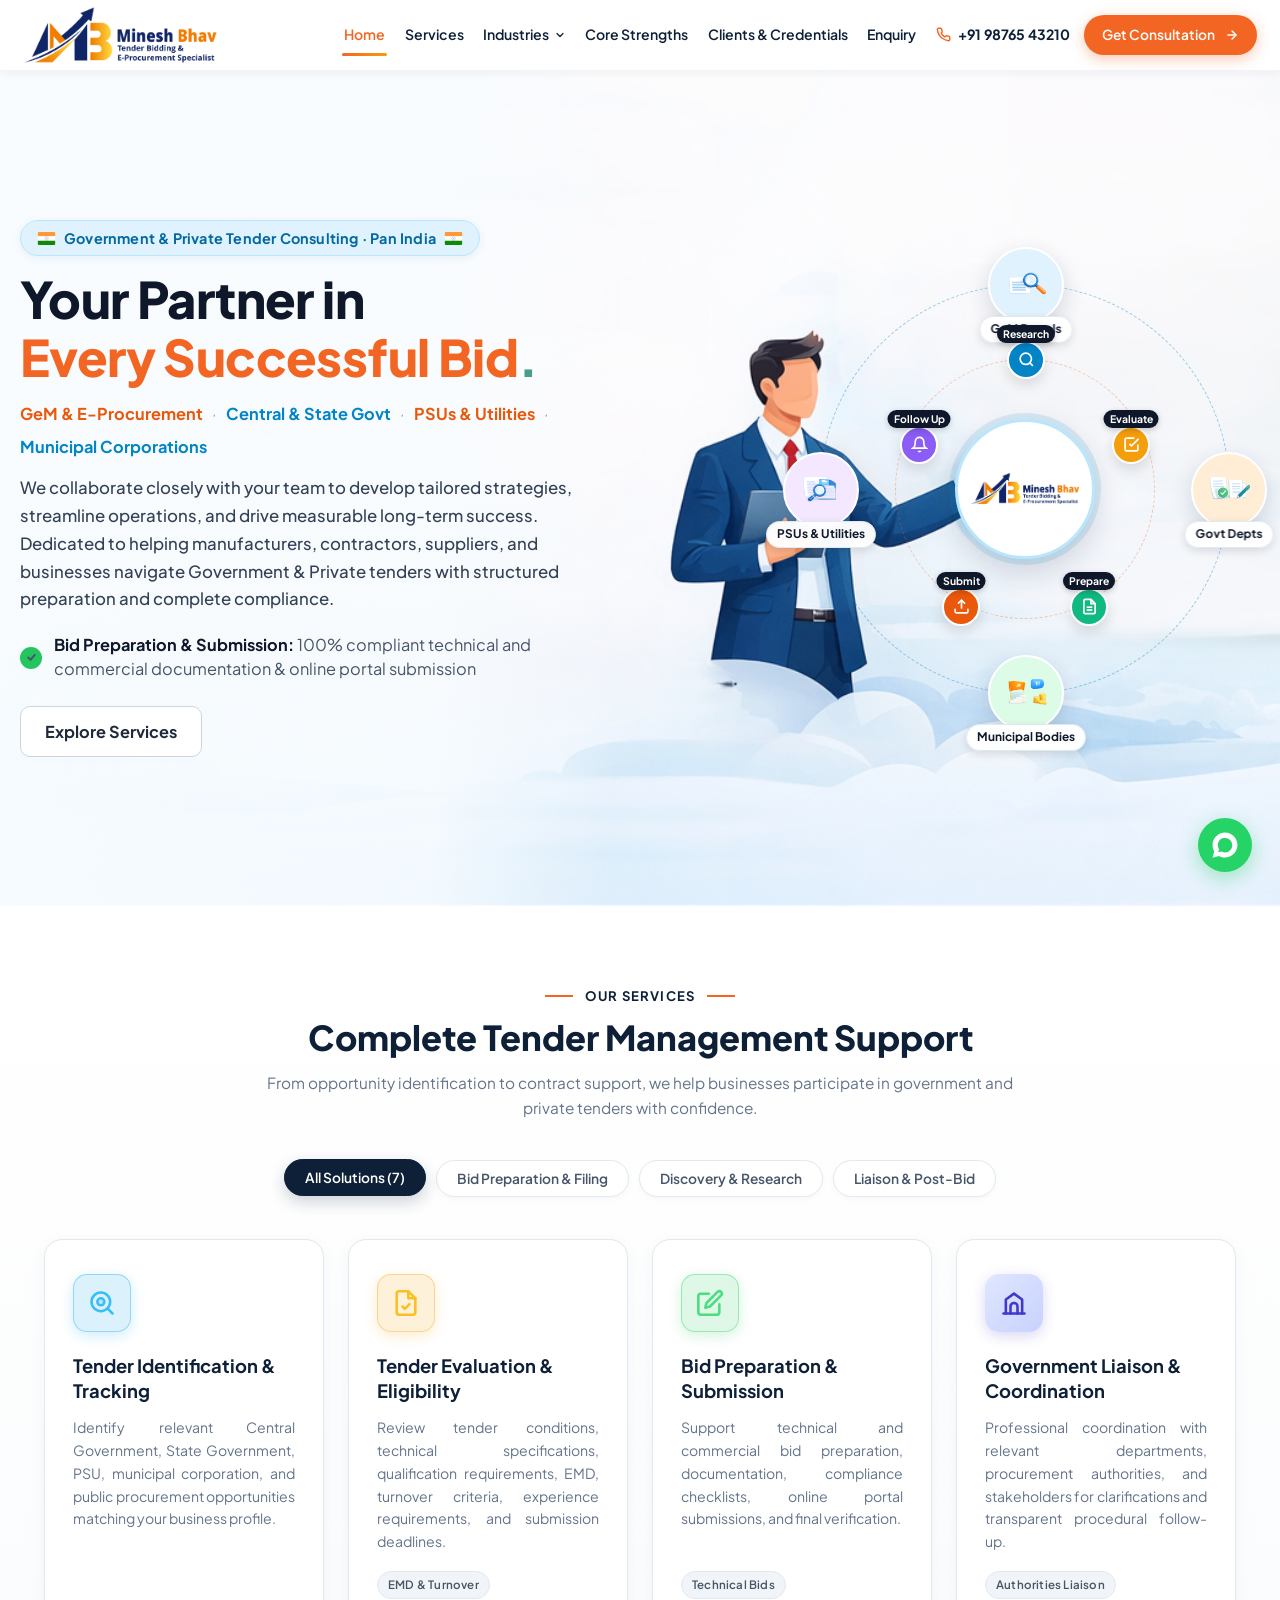
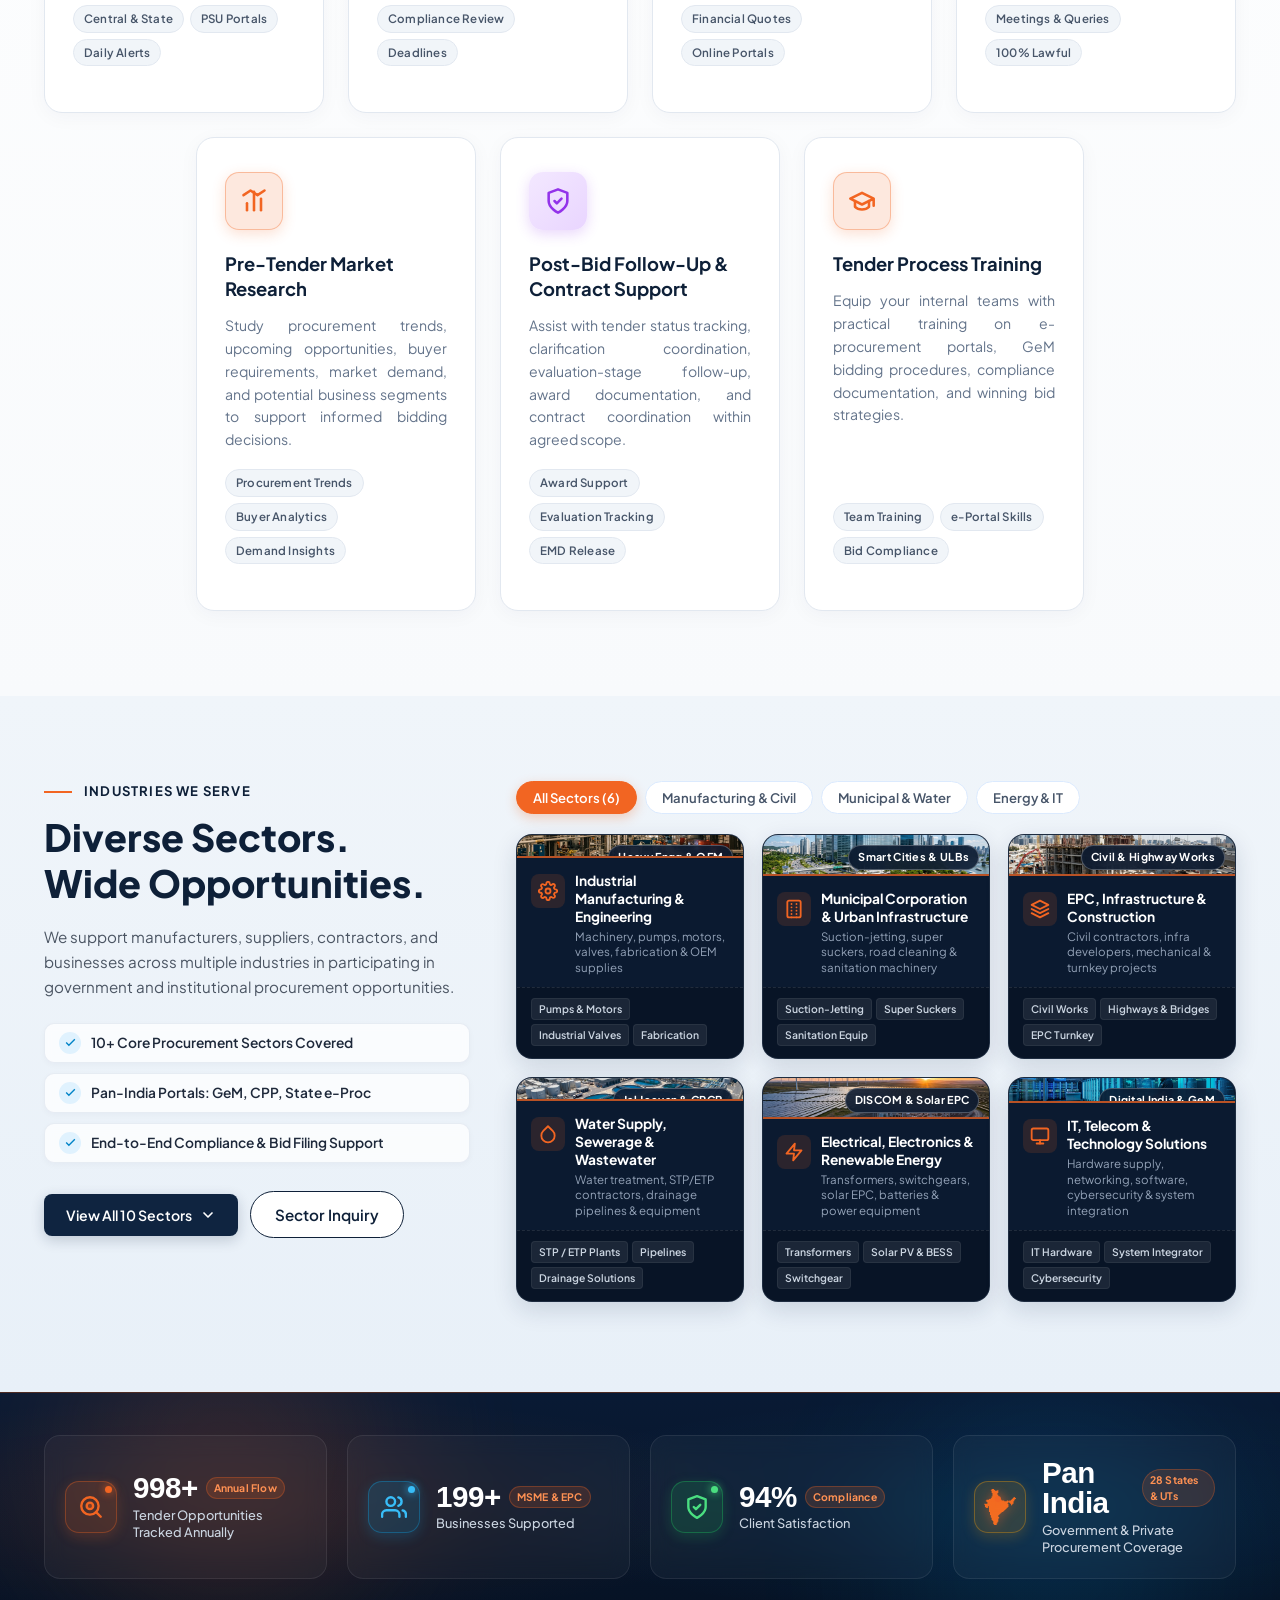
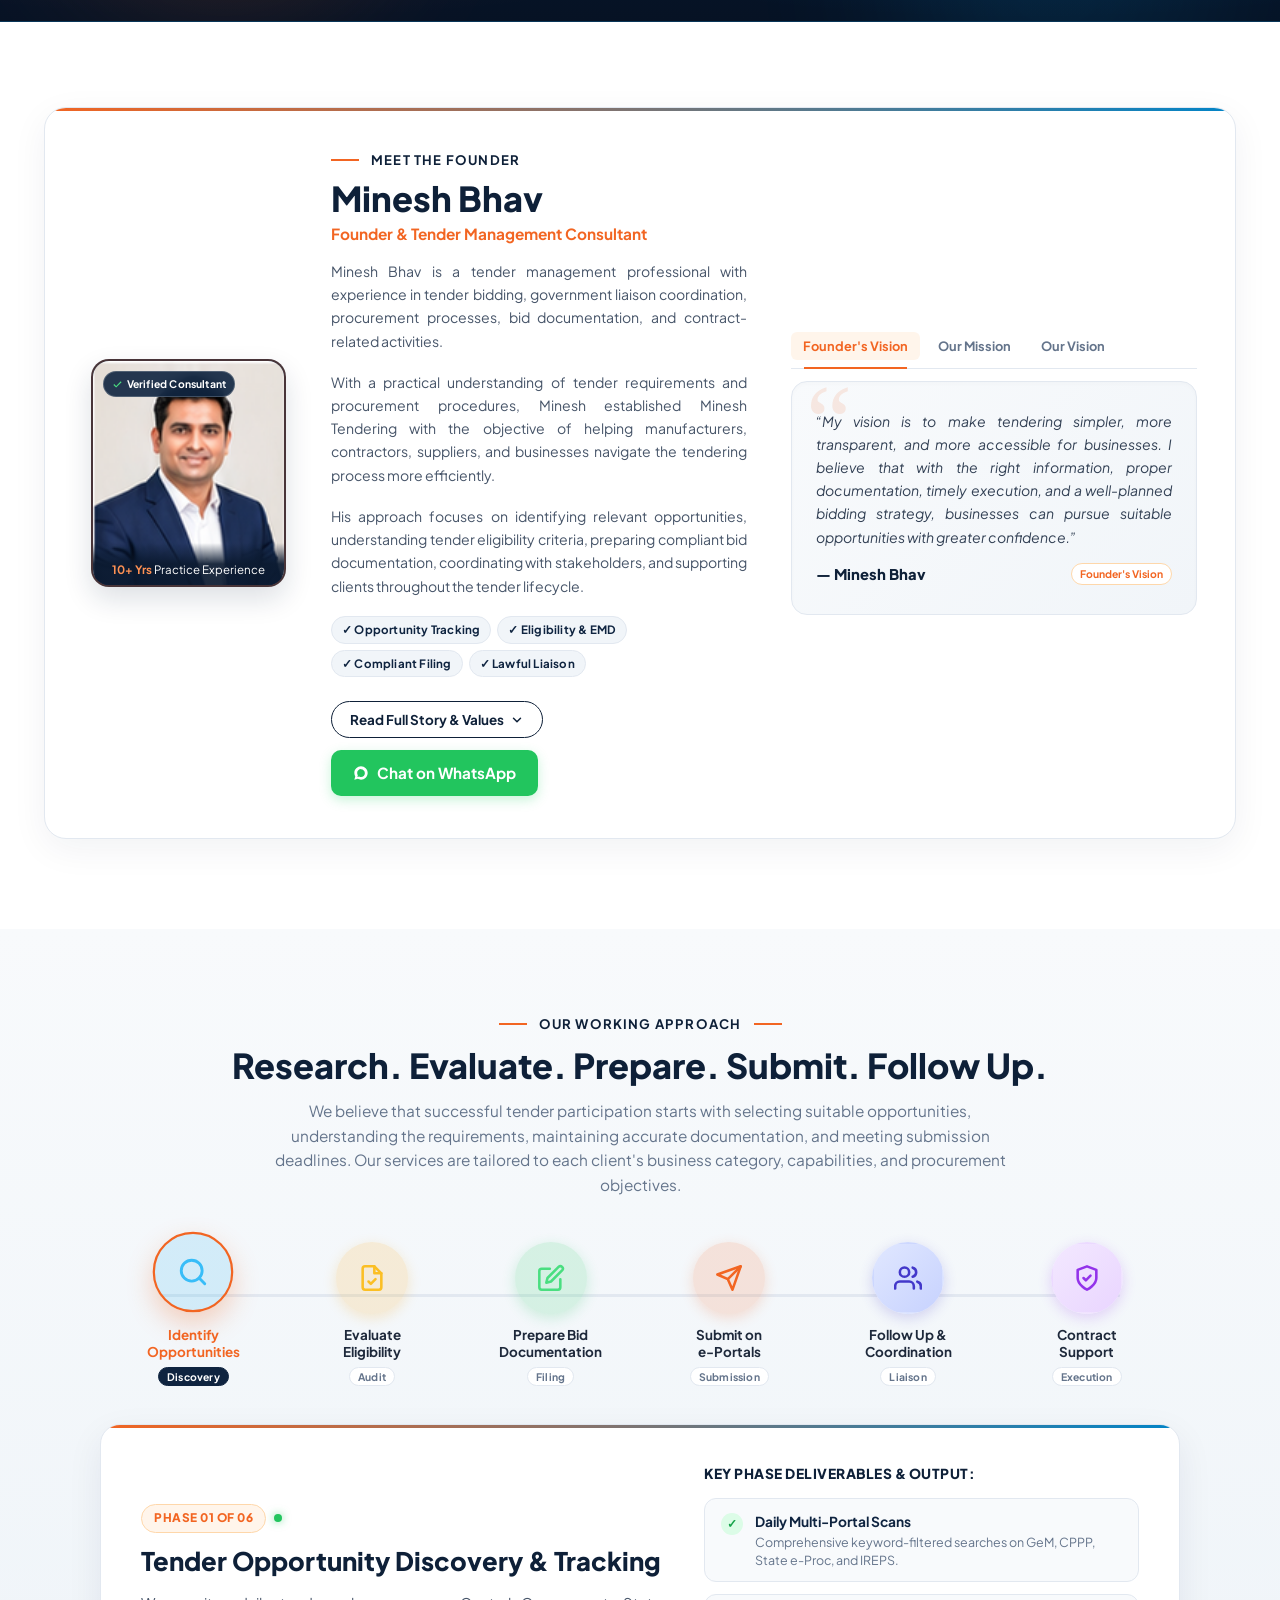
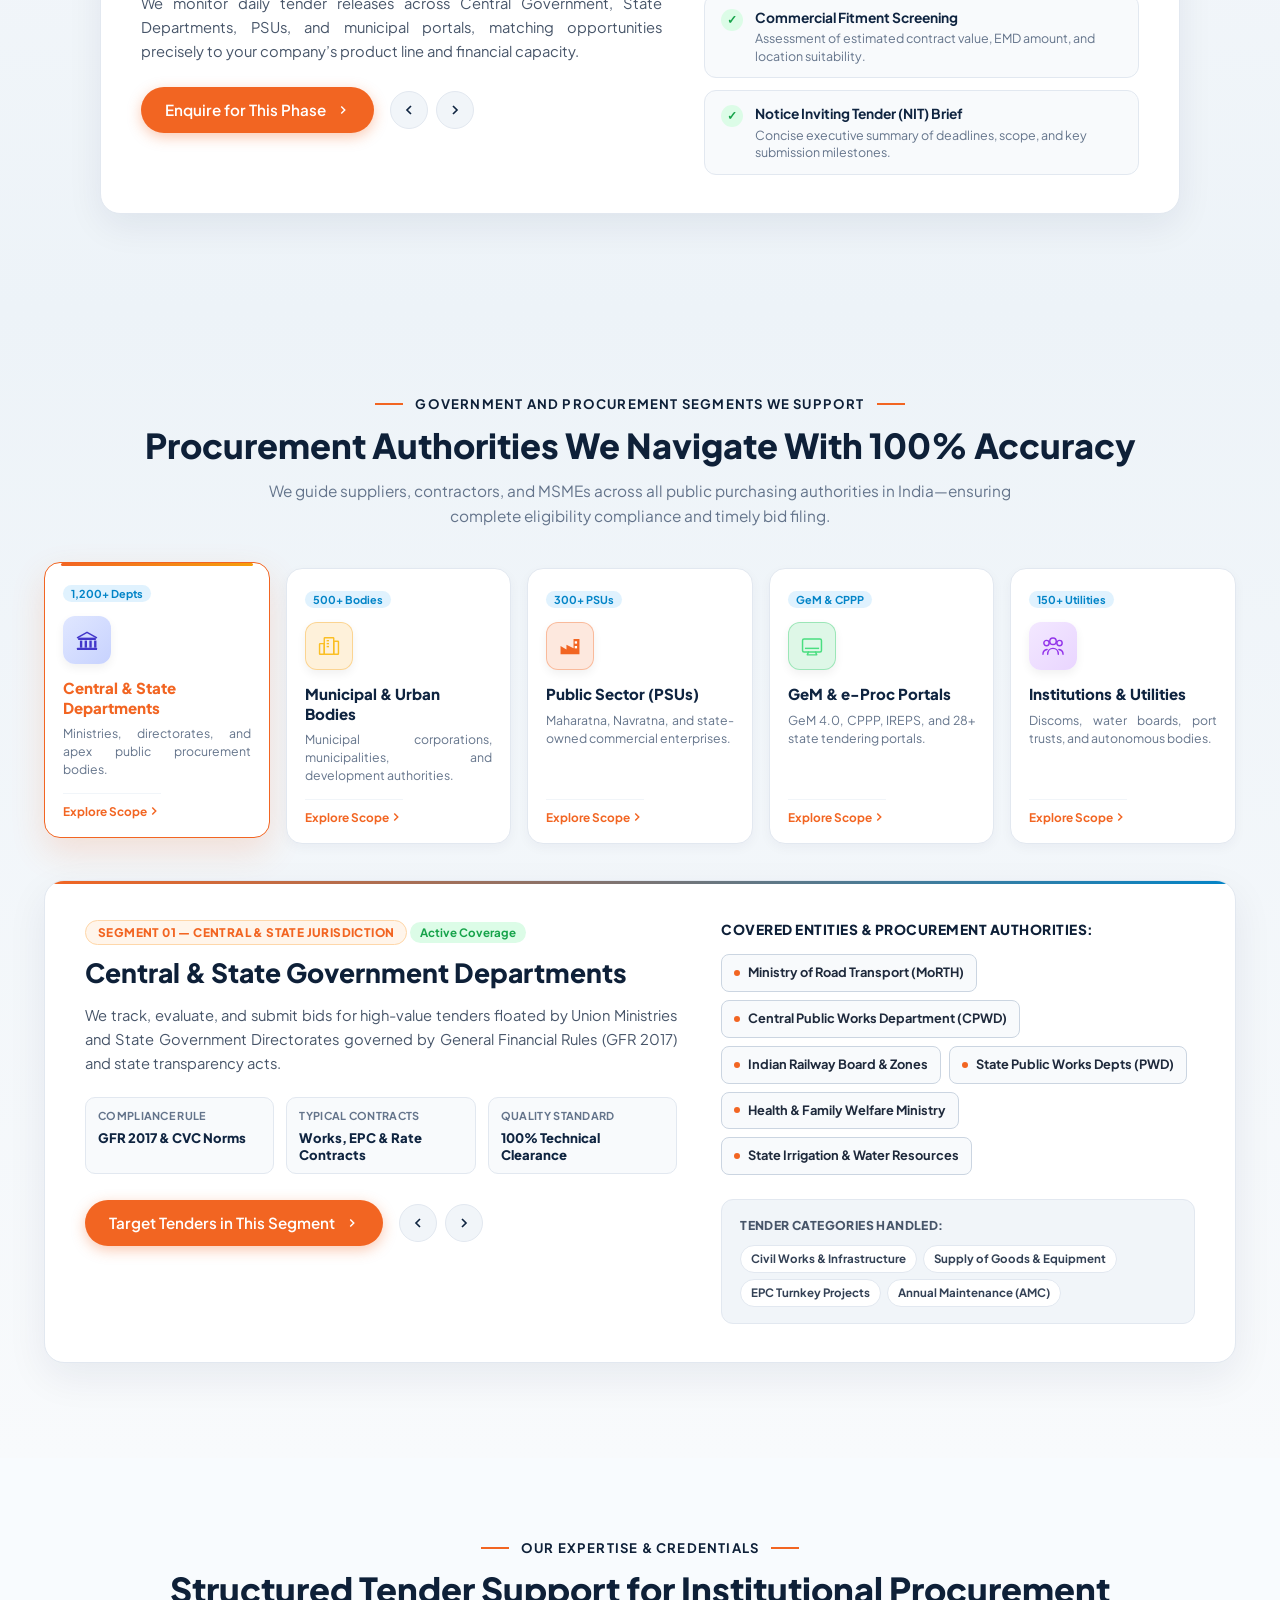
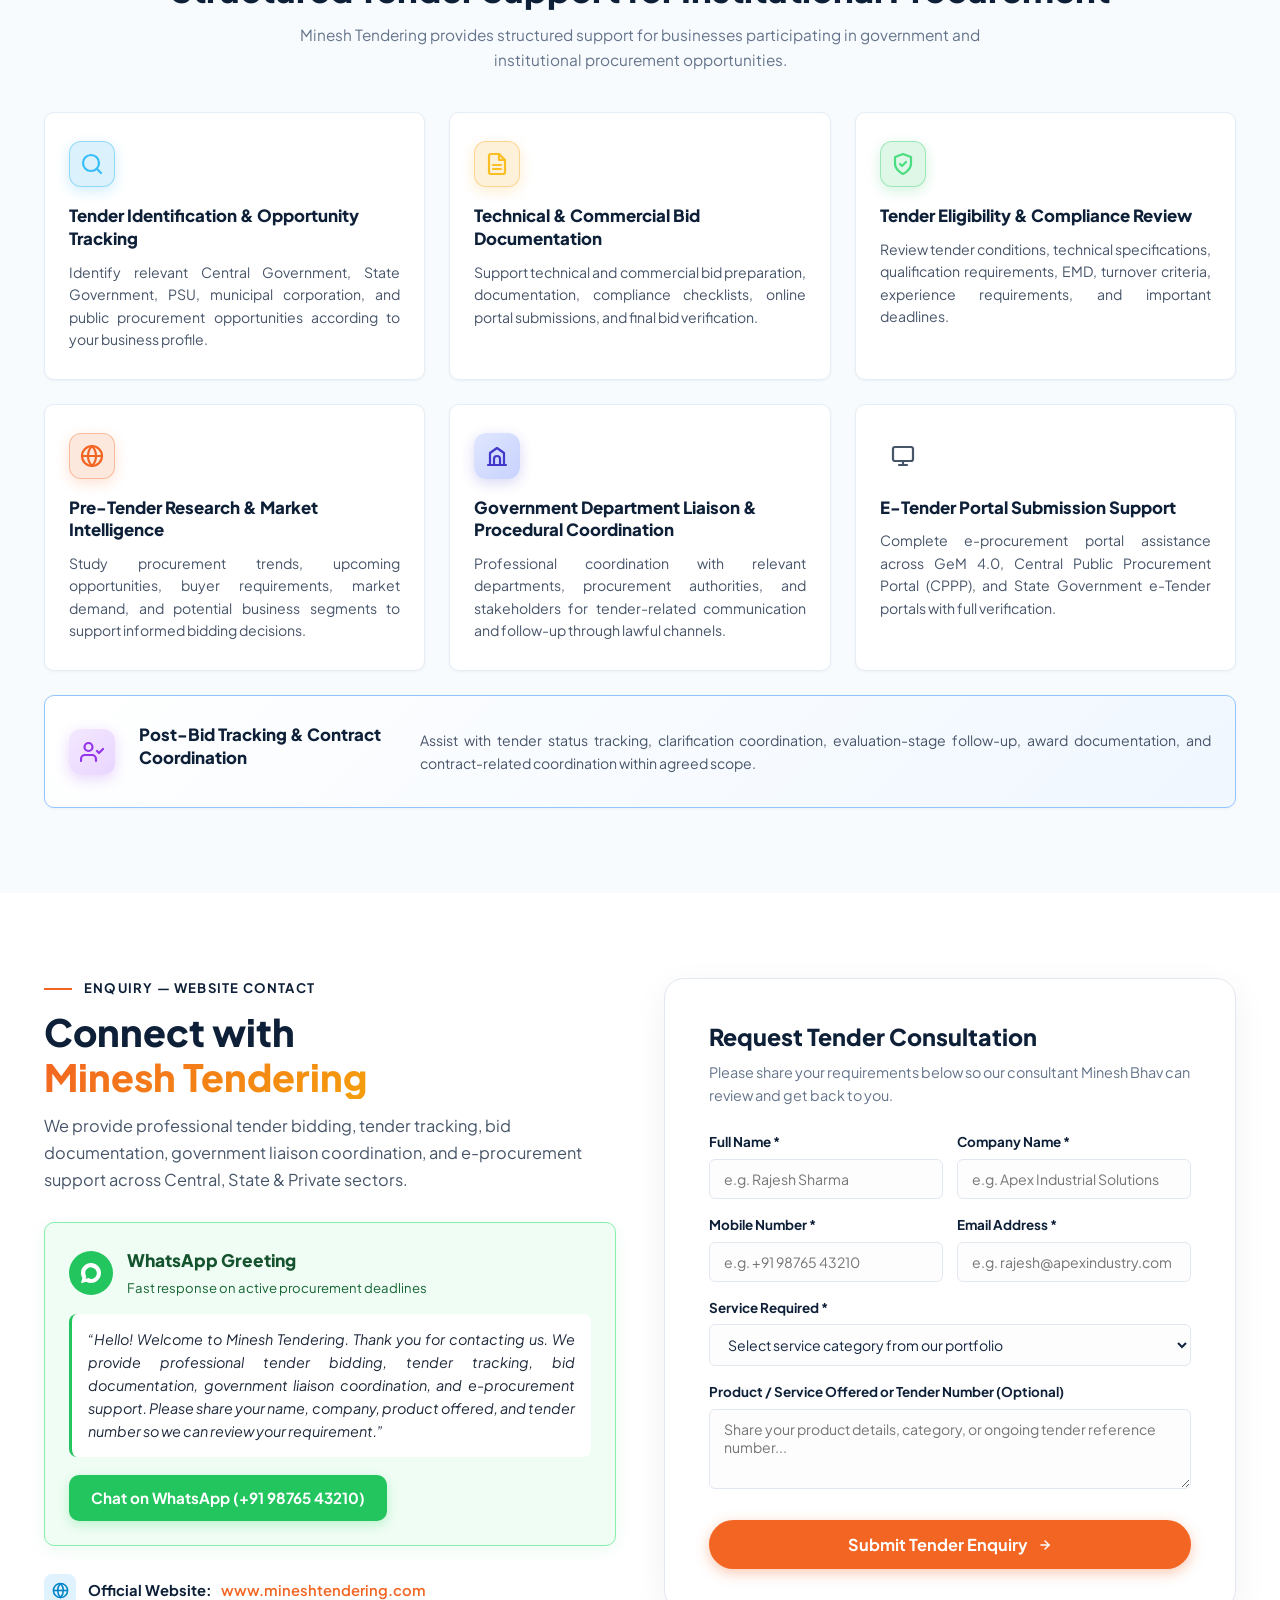
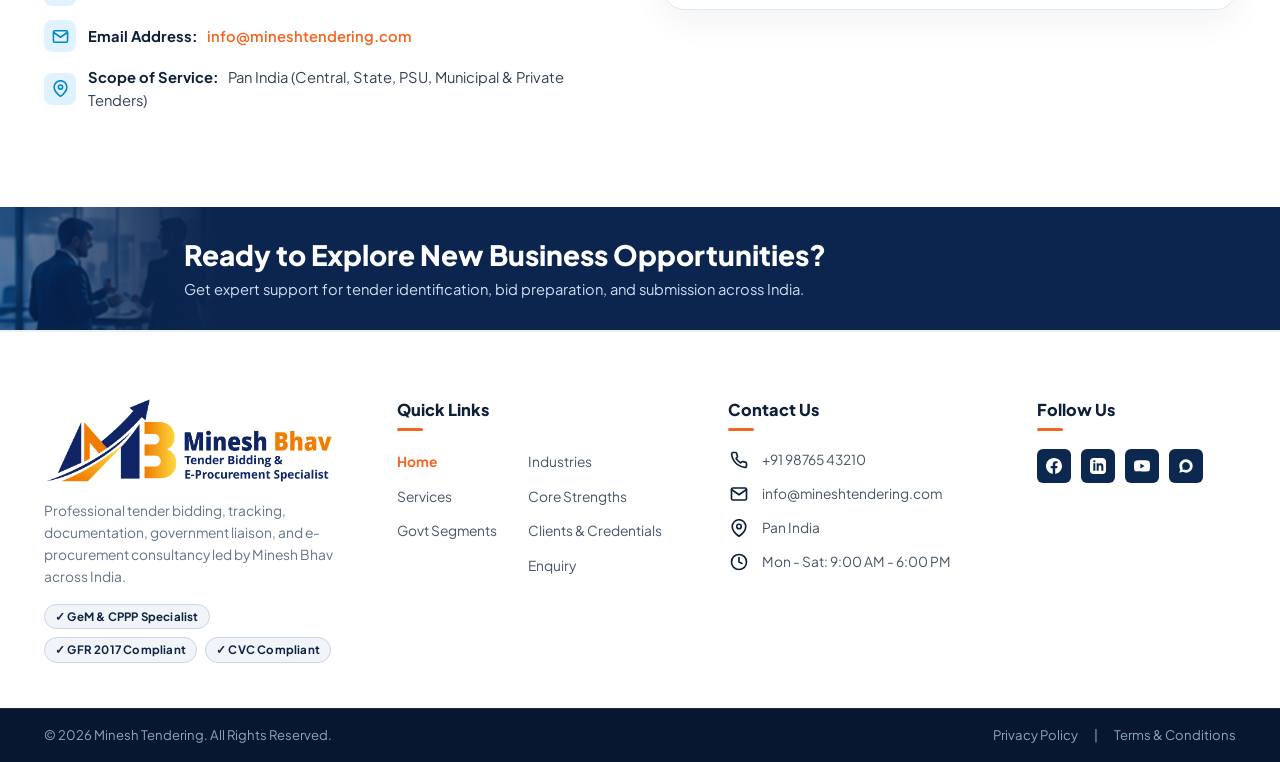
<file: index.html>
<!DOCTYPE html>
<html lang="en">
<head>
  <meta charset="UTF-8">
  <meta name="viewport" content="width=device-width, initial-scale=1.0">
  <title>Minesh Bhav - Tender Bidding & E-Procurement Specialist</title>
  <meta name="description" content="Premier tender bidding & e-procurement specialist in India. End-to-end support for tender tracking, bid preparation, GeM portal, compliance review & government liaison.">
  <meta name="keywords" content="tender bidding specialist, e-procurement consultant India, GeM portal bidding, government tenders India, bid preparation service, tender eligibility assessment, public procurement specialist, Minesh Bhav">
  <meta name="author" content="Minesh Bhav">
  <meta name="robots" content="index, follow, max-snippet:-1, max-image-preview:large, max-video-preview:-1">
  <meta name="googlebot" content="index, follow, max-snippet:-1, max-image-preview:large, max-video-preview:-1">
  <link rel="canonical" href="https://www.mineshtendering.com/">
  <link rel="icon" type="image/x-icon" href="favicon.ico">
  <link rel="icon" type="image/png" sizes="32x32" href="assets/favicon-32x32.png">
  <link rel="icon" type="image/png" sizes="16x16" href="assets/favicon-16x16.png">
  <link rel="apple-touch-icon" sizes="180x180" href="assets/apple-touch-icon.png">

  <!-- Open Graph / Facebook -->
  <meta property="og:type" content="website">
  <meta property="og:site_name" content="Minesh Bhav Tender Management">
  <meta property="og:title" content="Minesh Bhav - Tender Bidding & E-Procurement Specialist">
  <meta property="og:description" content="Premier tender bidding & e-procurement specialist in India. End-to-end support for tender tracking, bid preparation, GeM portal, compliance review & government liaison.">
  <meta property="og:url" content="https://www.mineshtendering.com/">
  <meta property="og:image" content="https://www.mineshtendering.com/assets/logo.png">
  <meta property="og:locale" content="en_IN">

  <!-- Twitter Card -->
  <meta name="twitter:card" content="summary_large_image">
  <meta name="twitter:title" content="Minesh Bhav - Tender Bidding & E-Procurement Specialist">
  <meta name="twitter:description" content="Premier tender bidding & e-procurement specialist in India. End-to-end support for tender tracking, bid preparation, GeM portal, compliance review & government liaison.">
  <meta name="twitter:image" content="https://www.mineshtendering.com/assets/logo.png">

  <!-- Geographic Location Tags (Local SEO India) -->
  <meta name="geo.region" content="IN">
  <meta name="geo.placename" content="India">

  <!-- Structured Data (JSON-LD) -->
  <script type="application/ld+json">
{
  "@context": "https://schema.org",
  "@graph": [
    {
      "@type": "WebSite",
      "@id": "https://www.mineshtendering.com/#website",
      "url": "https://www.mineshtendering.com/",
      "name": "Minesh Bhav - Tender Bidding & E-Procurement Specialist",
      "description": "Professional tender bidding, GeM portal execution, and government procurement consultancy across India.",
      "inLanguage": "en-IN"
    },
    {
      "@type": "ProfessionalService",
      "@id": "https://www.mineshtendering.com/#organization",
      "name": "Minesh Bhav Tender Management & E-Procurement Consulting",
      "url": "https://www.mineshtendering.com/",
      "logo": "https://www.mineshtendering.com/assets/logo.png",
      "image": "https://www.mineshtendering.com/assets/logo.png",
      "description": "Leading Indian tender consultancy helping contractors and enterprises identify, prepare, and win Central Government, State, PSU, and GeM tenders.",
      "founder": {
        "@type": "Person",
        "name": "Minesh Bhav"
      },
      "areaServed": {
        "@type": "Country",
        "name": "India"
      },
      "contactPoint": {
        "@type": "ContactPoint",
        "telephone": "+91-9876543210",
        "contactType": "Customer Support",
        "areaServed": "IN",
        "availableLanguage": [
          "English",
          "Hindi",
          "Gujarati"
        ]
      },
      "hasOfferCatalog": {
        "@type": "OfferCatalog",
        "name": "Tender Management Services",
        "itemListElement": [
          {
            "@type": "Offer",
            "itemOffered": {
              "@type": "Service",
              "name": "Tender Identification & Tracking"
            }
          },
          {
            "@type": "Offer",
            "itemOffered": {
              "@type": "Service",
              "name": "Tender Evaluation & Eligibility"
            }
          },
          {
            "@type": "Offer",
            "itemOffered": {
              "@type": "Service",
              "name": "Bid Preparation & Submission"
            }
          },
          {
            "@type": "Offer",
            "itemOffered": {
              "@type": "Service",
              "name": "Government Liaison & Coordination"
            }
          },
          {
            "@type": "Offer",
            "itemOffered": {
              "@type": "Service",
              "name": "GeM Portal Execution"
            }
          },
          {
            "@type": "Offer",
            "itemOffered": {
              "@type": "Service",
              "name": "Post-Bid Evaluation & Dispute Support"
            }
          },
          {
            "@type": "Offer",
            "itemOffered": {
              "@type": "Service",
              "name": "Tender Training & Capacity Building"
            }
          }
        ]
      }
    }
  ]
}
  </script>
  <link rel="preconnect" href="https://fonts.googleapis.com">
  <link rel="preconnect" href="https://fonts.gstatic.com" crossorigin>
  <link href="https://fonts.googleapis.com/css2?family=Plus+Jakarta+Sans:wght@400;500;600;700;800&display=swap" rel="stylesheet">
  <link rel="stylesheet" href="style.css">
</head>
<body>

  <!-- =========================================================================
       1. TOP HEADER NAVIGATION
       ========================================================================= -->
  <header class="site-header">
    <div class="header-container">
      <a href="index.html" class="header-logo" aria-label="Minesh Bhav Homepage">
        <img src="assets/logo.png" alt="Minesh Bhav Tender Bidding &amp; E-Procurement Specialist" width="973" height="289" fetchpriority="high">
      </a>

      <button class="mobile-menu-toggle" id="menuToggle" aria-label="Toggle navigation menu">
        <svg viewBox="0 0 24 24" width="24" height="24" fill="none" stroke="currentColor" stroke-width="2">
          <line x1="3" y1="12" x2="21" y2="12"></line>
          <line x1="3" y1="6" x2="21" y2="6"></line>
          <line x1="3" y1="18" x2="21" y2="18"></line>
        </svg>
      </button>

      <nav>
        <ul class="nav-menu" id="navMenu">
          <li><a href="index.html" class="nav-link active">Home</a></li>
          <li><a href="services.html" class="nav-link">Services</a></li>
          <li class="nav-item has-dropdown">
            <a href="industries.html" class="nav-link dropdown-toggle" aria-expanded="false" aria-haspopup="true">
              <span>Industries</span>
              <svg class="dropdown-chevron" viewBox="0 0 24 24" width="12" height="12" fill="none" stroke="currentColor" stroke-width="2.5" stroke-linecap="round" stroke-linejoin="round">
                <polyline points="6 9 12 15 18 9"></polyline>
              </svg>
            </a>
            <ul class="dropdown-menu">
              <li><a href="industries.html" class="dropdown-item">Focus Industries</a></li>
              <li><a href="govt-segments.html" class="dropdown-item">Govt Segments</a></li>
            </ul>
          </li>
          <li><a href="core-strengths.html" class="nav-link">Core Strengths</a></li>
          <li><a href="client-credentials.html" class="nav-link">Clients &amp; Credentials</a></li>
          <li><a href="enquiry.html" class="nav-link">Enquiry</a></li>
        </ul>
      </nav>

      <div class="header-cta" style="display: flex; align-items: center;">
        <a href="tel:+919876543210" class="header-phone-link" aria-label="Call +91 98765 43210">
          <svg viewBox="0 0 24 24" fill="none" stroke="currentColor" stroke-linecap="round" stroke-linejoin="round">
            <path d="M22 16.92v3a2 2 0 0 1-2.18 2 19.79 19.79 0 0 1-8.63-3.07 19.5 19.5 0 0 1-6-6 19.79 19.79 0 0 1-3.07-8.67A2 2 0 0 1 4.11 2h3a2 2 0 0 1 2 1.72 12.84 12.84 0 0 0 .7 2.81 2 2 0 0 1-.45 2.11L8.09 9.91a16 16 0 0 0 6 6l1.27-1.27a2 2 0 0 1 2.11-.45 12.84 12.84 0 0 0 2.81.7A2 2 0 0 1 22 16.92z"></path>
          </svg>
          <span>+91 98765 43210</span>
        </a>

        <a href="#consultation-modal" class="btn btn-primary open-modal-btn">
          Get Consultation
          <svg viewBox="0 0 24 24" fill="none" stroke="currentColor" stroke-width="2.5" stroke-linecap="round" stroke-linejoin="round">
            <line x1="5" y1="12" x2="19" y2="12"></line>
            <polyline points="12 5 19 12 12 19"></polyline>
          </svg>
        </a>
      </div>
    </div>
  </header>

  <!-- =========================================================================
       2. HERO SECTION - PIXEL-PERFECT PANORAMIC BANNER
       ========================================================================= -->
  <section class="hero-section">
    <div class="hero-main-container">
      <div class="hero-layout-grid">
        <!-- Left Content Column with Exact PDF Content -->
        <div class="hero-left-content">
          <!-- Top Category Badge: Domain & Scope -->
          <div class="hero-india-badge">
            <svg class="flag-svg" viewBox="0 0 640 480" aria-hidden="true">
              <path fill="#f93" d="M0 0h640v160H0z"/>
              <path fill="#fff" d="M0 160h640v160H0z"/>
              <path fill="#128807" d="M0 320h640v160H0z"/>
              <g transform="matrix(3.2 0 0 3.2 320 240)">
                <circle r="20" fill="none" stroke="#000088" stroke-width="2"/>
                <circle r="3.5" fill="#000088"/>
              </g>
            </svg>
            <span>Government &amp; Private Tender Consulting · Pan India</span>
            <svg class="flag-svg" viewBox="0 0 640 480" aria-hidden="true">
              <path fill="#f93" d="M0 0h640v160H0z"/>
              <path fill="#fff" d="M0 160h640v160H0z"/>
              <path fill="#128807" d="M0 320h640v160H0z"/>
              <g transform="matrix(3.2 0 0 3.2 320 240)">
                <circle r="20" fill="none" stroke="#000088" stroke-width="2"/>
                <circle r="3.5" fill="#000088"/>
              </g>
            </svg>
          </div>

          <!-- Main Headline: Single Chosen Perfect Tagline -->
          <h1 class="hero-title-main">
            Your Partner in<br>
            <span class="title-accent">Every Successful Bid<span class="dot-teal">.</span></span>
          </h1>

          <!-- Procurement Segments Highlight Bar (from PDF Page 3 & 4) -->
          <div class="hero-platforms-bar">
            <span class="platform-orange">GeM &amp; E-Procurement</span>
            <span class="platform-dot">·</span>
            <span class="platform-teal">Central &amp; State Govt</span>
            <span class="platform-dot">·</span>
            <span class="platform-orange">PSUs &amp; Utilities</span>
            <span class="platform-dot">·</span>
            <span class="platform-teal">Municipal Corporations</span>
          </div>

          <!-- Value Proposition & Vision from PDF Page 1 -->
          <p class="hero-desc-text">
            We collaborate closely with your team to develop tailored strategies, streamline operations, and drive measurable long-term success. Dedicated to helping manufacturers, contractors, suppliers, and businesses navigate Government &amp; Private tenders with structured preparation and complete compliance.
          </p>

          <!-- Single Highlight Feature from PDF Core Strengths -->
          <div class="hero-checklist hero-single-feature">
            <div class="checklist-row">
              <span class="check-icon-circle">
                <svg viewBox="0 0 20 20" fill="none" stroke="currentColor"><path d="M5 10l3.5 3.5L15 6" stroke-linecap="round" stroke-linejoin="round"/></svg>
              </span>
              <div><strong>Bid Preparation &amp; Submission:</strong> <span>100% compliant technical and commercial documentation &amp; online portal submission</span></div>
            </div>
          </div>

          <div class="hero-btn-row">
            <a href="#services" class="btn-hero-sample">
              Explore Services
            </a>
          </div>
        </div>

        <!-- Right Column: 3D Rotating Orbital System with PDF Data -->
        <div class="hero-orbit-wrapper">
          <div class="orbit-system-container">
            <!-- Central Glowing Logo Core (Click to Open Consultation Form) -->
            <div class="orbit-center-core">
              <img src="assets/logo.png" alt="Minesh Bhav Tender Bidding &amp; E-Procurement Specialist" width="973" height="289">
            </div>

            <!-- Outer Dashed Orbit Ring with 4 Procurement Segments -->
            <div class="orbit-ring-outer">
              <!-- Node 1: GeM & E-Procurement Portals (Top) -->
              <div class="orbit-node node-gem">
                <div class="orbit-node-inner">
                  <img src="assets/orbit-gem.png" alt="GeM &amp; E-Procurement Portals">
                  <span class="orbit-pill-label">GeM Portals</span>
                </div>
              </div>

              <!-- Node 2: Central & State Government (Right) -->
              <div class="orbit-node node-railway">
                <div class="orbit-node-inner">
                  <img src="assets/orbit-railway.png" alt="Central &amp; State Government">
                  <span class="orbit-pill-label">Govt Depts</span>
                </div>
              </div>

              <!-- Node 3: Municipal Corporations & Urban Local Bodies (Bottom) -->
              <div class="orbit-node node-eproc">
                <div class="orbit-node-inner">
                  <img src="assets/orbit-eproc.png" alt="Municipal Corporations">
                  <span class="orbit-pill-label">Municipal Bodies</span>
                </div>
              </div>

              <!-- Node 4: Public Sector Undertakings (PSUs) (Left) -->
              <div class="orbit-node node-psu">
                <div class="orbit-node-inner">
                  <img src="assets/orbit-psu.png" alt="PSUs &amp; Utilities">
                  <span class="orbit-pill-label">PSUs &amp; Utilities</span>
                </div>
              </div>
            </div>

            <!-- Inner Orbit Ring with 5 Satellites representing 5-Step Working Approach -->
            <div class="orbit-ring-inner">
              <!-- Step 1: Research -->
              <div class="orbit-satellite sat-research">
                <span class="sat-step-tag">Research</span>
                <svg viewBox="0 0 24 24" fill="none" stroke="currentColor" stroke-width="2.4"><circle cx="11" cy="11" r="8"/><line x1="21" y1="21" x2="16.65" y2="16.65"/></svg>
              </div>

              <!-- Step 2: Evaluate -->
              <div class="orbit-satellite sat-evaluate">
                <span class="sat-step-tag">Evaluate</span>
                <svg viewBox="0 0 24 24" fill="none" stroke="currentColor" stroke-width="2.4"><path d="M9 11l3 3L22 4"/><path d="M21 12v7a2 2 0 0 1-2 2H5a2 2 0 0 1-2-2V5a2 2 0 0 1 2-2h11"/></svg>
              </div>

              <!-- Step 3: Prepare -->
              <div class="orbit-satellite sat-prepare">
                <span class="sat-step-tag">Prepare</span>
                <svg viewBox="0 0 24 24" fill="none" stroke="currentColor" stroke-width="2.4"><path d="M14 2H6a2 2 0 0 0-2 2v16a2 2 0 0 0 2 2h12a2 2 0 0 0 2-2V8z"/><polyline points="14 2 14 8 20 8"/><line x1="16" y1="13" x2="8" y2="13"/><line x1="16" y1="17" x2="8" y2="17"/></svg>
              </div>

              <!-- Step 4: Submit -->
              <div class="orbit-satellite sat-submit">
                <span class="sat-step-tag">Submit</span>
                <svg viewBox="0 0 24 24" fill="none" stroke="currentColor" stroke-width="2.4"><path d="M21 15v4a2 2 0 0 1-2 2H5a2 2 0 0 1-2-2v-4"/><polyline points="17 8 12 3 7 8"/><line x1="12" y1="3" x2="12" y2="15"/></svg>
              </div>

              <!-- Step 5: Follow Up -->
              <div class="orbit-satellite sat-followup">
                <span class="sat-step-tag">Follow Up</span>
                <svg viewBox="0 0 24 24" fill="none" stroke="currentColor" stroke-width="2.4"><path d="M18 8A6 6 0 0 0 6 8c0 7-3 9-3 9h18s-3-2-3-9"/><path d="M13.73 21a2 2 0 0 1-3.46 0"/></svg>
              </div>
            </div>
          </div>
        </div>
      </div>
    </div>
  </section>

  <!-- =========================================================================
       3. OUR SERVICES SECTION - COMPLETE TENDER MANAGEMENT SUPPORT
       ========================================================================= -->
  <section class="services-section" id="services">
    <div class="container">
      <div class="section-tag">OUR SERVICES</div>
      <h2 class="section-title">Complete Tender Management Support</h2>
      <p class="section-subtitle">
        From opportunity identification to contract support, we help businesses participate in government and private tenders with confidence.
      </p>

      <!-- Interactive Filter Pills -->
      <div class="services-filter-row" id="servicesFilterRow">
        <button class="service-filter-btn active" data-filter="all">All Solutions (7)</button>
        <button class="service-filter-btn" data-filter="bidding">Bid Preparation &amp; Filing</button>
        <button class="service-filter-btn" data-filter="tracking">Discovery &amp; Research</button>
        <button class="service-filter-btn" data-filter="liaison">Liaison &amp; Post-Bid</button>
      </div>

      <div class="services-grid" id="servicesGrid">
        <!-- Service Card 1: Tender Identification & Tracking -->
        <div class="service-card" data-category="tracking">
          <div class="service-card-shine"></div>
          <div class="service-icon-pod pod-blue">
            <svg viewBox="0 0 24 24" fill="none" stroke="currentColor" stroke-width="2.2" stroke-linecap="round" stroke-linejoin="round">
              <circle cx="11" cy="11" r="8"></circle>
              <line x1="21" y1="21" x2="16.65" y2="16.65"></line>
              <circle cx="11" cy="11" r="3" fill="currentColor" fill-opacity="0.2"></circle>
            </svg>
          </div>
          <h3 class="service-title">Tender Identification &amp; Tracking</h3>
          <p class="service-desc">
            Identify relevant Central Government, State Government, PSU, municipal corporation, and public procurement opportunities matching your business profile.
          </p>
          <div class="service-card-tags">
            <span class="service-tag">Central &amp; State</span>
            <span class="service-tag">PSU Portals</span>
            <span class="service-tag">Daily Alerts</span>
          </div>
        </div>

        <!-- Service Card 2: Tender Evaluation & Eligibility -->
        <div class="service-card" data-category="bidding">
          <div class="service-card-shine"></div>
          <div class="service-icon-pod pod-amber">
            <svg viewBox="0 0 24 24" fill="none" stroke="currentColor" stroke-width="2.2" stroke-linecap="round" stroke-linejoin="round">
              <path d="M14 2H6a2 2 0 0 0-2 2v16a2 2 0 0 0 2 2h12a2 2 0 0 0 2-2V8z"></path>
              <polyline points="14 2 14 8 20 8"></polyline>
              <path d="M9 15l2 2 4-4"></path>
            </svg>
          </div>
          <h3 class="service-title">Tender Evaluation &amp; Eligibility</h3>
          <p class="service-desc">
            Review tender conditions, technical specifications, qualification requirements, EMD, turnover criteria, experience requirements, and submission deadlines.
          </p>
          <div class="service-card-tags">
            <span class="service-tag">EMD &amp; Turnover</span>
            <span class="service-tag">Compliance Review</span>
            <span class="service-tag">Deadlines</span>
          </div>
        </div>

        <!-- Service Card 3: Bid Preparation & Submission -->
        <div class="service-card" data-category="bidding">
          <div class="service-card-shine"></div>
          <div class="service-icon-pod pod-green">
            <svg viewBox="0 0 24 24" fill="none" stroke="currentColor" stroke-width="2.2" stroke-linecap="round" stroke-linejoin="round">
              <path d="M11 4H4a2 2 0 0 0-2 2v14a2 2 0 0 0 2 2h14a2 2 0 0 0 2-2v-7"></path>
              <path d="M18.5 2.5a2.121 2.121 0 0 1 3 3L12 15l-4 1 1-4 9.5-9.5z"></path>
            </svg>
          </div>
          <h3 class="service-title">Bid Preparation &amp; Submission</h3>
          <p class="service-desc">
            Support technical and commercial bid preparation, documentation, compliance checklists, online portal submissions, and final verification.
          </p>
          <div class="service-card-tags">
            <span class="service-tag">Technical Bids</span>
            <span class="service-tag">Financial Quotes</span>
            <span class="service-tag">Online Portals</span>
          </div>
        </div>

        <!-- Service Card 4: Government Liaison & Coordination -->
        <div class="service-card" data-category="liaison">
          <div class="service-card-shine"></div>
          <div class="service-icon-pod pod-navy">
            <svg viewBox="0 0 24 24" fill="none" stroke="currentColor" stroke-width="2.2" stroke-linecap="round" stroke-linejoin="round">
              <path d="M3 21h18"></path>
              <path d="M5 21V9l7-5 7 5v12"></path>
              <path d="M9 21v-6a3 3 0 0 1 6 0v6"></path>
            </svg>
          </div>
          <h3 class="service-title">Government Liaison &amp; Coordination</h3>
          <p class="service-desc">
            Professional coordination with relevant departments, procurement authorities, and stakeholders for clarifications and transparent procedural follow-up.
          </p>
          <div class="service-card-tags">
            <span class="service-tag">Authorities Liaison</span>
            <span class="service-tag">Meetings &amp; Queries</span>
            <span class="service-tag">100% Lawful</span>
          </div>
        </div>

        <!-- Service Card 5: Pre-Tender Market Research -->
        <div class="service-card" data-category="tracking">
          <div class="service-card-shine"></div>
          <div class="service-icon-pod pod-orange">
            <svg viewBox="0 0 24 24" fill="none" stroke="currentColor" stroke-width="2.2" stroke-linecap="round" stroke-linejoin="round">
              <line x1="18" y1="20" x2="18" y2="10"></line>
              <line x1="12" y1="20" x2="12" y2="4"></line>
              <line x1="6" y1="20" x2="6" y2="14"></line>
              <path d="M3 7l6-4 6 4 6-4"></path>
            </svg>
          </div>
          <h3 class="service-title">Pre-Tender Market Research</h3>
          <p class="service-desc">
            Study procurement trends, upcoming opportunities, buyer requirements, market demand, and potential business segments to support informed bidding decisions.
          </p>
          <div class="service-card-tags">
            <span class="service-tag">Procurement Trends</span>
            <span class="service-tag">Buyer Analytics</span>
            <span class="service-tag">Demand Insights</span>
          </div>
        </div>

        <!-- Service Card 6: Post-Bid Follow-Up & Contract Support -->
        <div class="service-card" data-category="liaison">
          <div class="service-card-shine"></div>
          <div class="service-icon-pod pod-purple">
            <svg viewBox="0 0 24 24" fill="none" stroke="currentColor" stroke-width="2.2" stroke-linecap="round" stroke-linejoin="round">
              <path d="M12 22s8-4 8-10V5l-8-3-8 3v7c0 6 8 10 8 10z"></path>
              <polyline points="9 12 11 14 15 10"></polyline>
            </svg>
          </div>
          <h3 class="service-title">Post-Bid Follow-Up &amp; Contract Support</h3>
          <p class="service-desc">
            Assist with tender status tracking, clarification coordination, evaluation-stage follow-up, award documentation, and contract coordination within agreed scope.
          </p>
          <div class="service-card-tags">
            <span class="service-tag">Award Support</span>
            <span class="service-tag">Evaluation Tracking</span>
            <span class="service-tag">EMD Release</span>
          </div>
        </div>

        <!-- Service Card 7: Tender Process Training -->
        <div class="service-card" data-category="training">
          <div class="service-card-shine"></div>
          <div class="service-icon-pod pod-orange">
            <svg viewBox="0 0 24 24" fill="none" stroke="currentColor" stroke-width="2.2" stroke-linecap="round" stroke-linejoin="round">
              <path d="M22 10v6M2 10l10-5 10 5-10 5z"></path>
              <path d="M6 12v5c3 3 9 3 12 0v-5"></path>
            </svg>
          </div>
          <h3 class="service-title">Tender Process Training</h3>
          <p class="service-desc">
            Equip your internal teams with practical training on e-procurement portals, GeM bidding procedures, compliance documentation, and winning bid strategies.
          </p>
          <div class="service-card-tags">
            <span class="service-tag">Team Training</span>
            <span class="service-tag">e-Portal Skills</span>
            <span class="service-tag">Bid Compliance</span>
          </div>
        </div>
      </div>
    </div>
  </section>

  <!-- =========================================================================
       4. INDUSTRIES WE SERVE - DIVERSE SECTORS. WIDE OPPORTUNITIES.
       ========================================================================= -->
  <section class="industries-section" id="industries">
    <div class="container">
      <div class="industries-layout">
        <!-- Left Info Column -->
        <div class="industries-info">
          <div class="section-tag left-align">INDUSTRIES WE SERVE</div>
          <h2 class="industries-heading">Diverse Sectors.<br>Wide Opportunities.</h2>
          <p class="industries-desc">
            We support manufacturers, suppliers, contractors, and businesses across multiple industries in participating in government and institutional procurement opportunities.
          </p>

          <!-- Interactive Highlights Pills -->
          <div class="industries-highlights">
            <div class="ind-highlight-item">
              <span class="ind-highlight-icon">
                <svg viewBox="0 0 24 24" fill="none" stroke="currentColor" stroke-width="2.5"><polyline points="20 6 9 17 4 12"/></svg>
              </span>
              <span>10+ Core Procurement Sectors Covered</span>
            </div>
            <div class="ind-highlight-item">
              <span class="ind-highlight-icon">
                <svg viewBox="0 0 24 24" fill="none" stroke="currentColor" stroke-width="2.5"><polyline points="20 6 9 17 4 12"/></svg>
              </span>
              <span>Pan-India Portals: GeM, CPP, State e-Proc</span>
            </div>
            <div class="ind-highlight-item">
              <span class="ind-highlight-icon">
                <svg viewBox="0 0 24 24" fill="none" stroke="currentColor" stroke-width="2.5"><polyline points="20 6 9 17 4 12"/></svg>
              </span>
              <span>End-to-End Compliance &amp; Bid Filing Support</span>
            </div>
          </div>

          <!-- Interactive Action Buttons -->
          <div class="industries-actions-row">
            <button type="button" class="btn btn-dark" id="toggleAllIndustriesBtn">
              <span id="toggleIndustriesBtnText">View All 10 Sectors</span>
              <svg id="toggleIndustriesBtnIcon" viewBox="0 0 24 24" fill="none" stroke="currentColor" stroke-width="2.5" stroke-linecap="round" stroke-linejoin="round">
                <polyline points="6 9 12 15 18 9"></polyline>
              </svg>
            </button>
            <a href="#consultation-modal" class="btn btn-outline open-modal-btn" data-service="Tender Bidding &amp; Submission">
              Sector Inquiry
            </a>
          </div>
        </div>

        <!-- Right Showcase Column -->
        <div class="industries-showcase">
          <!-- Sector Category Filters -->
          <div class="industries-filter-bar" id="industriesFilterBar">
            <button class="ind-filter-btn active" data-ind-filter="all">All Sectors (6)</button>
            <button class="ind-filter-btn" data-ind-filter="infra">Manufacturing &amp; Civil</button>
            <button class="ind-filter-btn" data-ind-filter="utility">Municipal &amp; Water</button>
            <button class="ind-filter-btn" data-ind-filter="tech">Energy &amp; IT</button>
          </div>

          <div class="industries-grid" id="industriesGrid">
            <!-- Card 1: Industrial Manufacturing & Engineering -->
            <div class="industry-card-item" data-cat="infra">
              <div class="industry-card-photo">
                <img src="assets/ind-hd-manufacturing.jpg" alt="Industrial Manufacturing &amp; Engineering" loading="lazy">
                <span class="industry-card-badge">Heavy Engg &amp; OEM</span>
                <div class="industry-card-shine"></div>
              </div>
              <div class="industry-card-bar">
                <div class="industry-icon-pod">
                  <svg viewBox="0 0 24 24" fill="none" stroke="#f26522" stroke-width="2.2" stroke-linecap="round" stroke-linejoin="round">
                    <circle cx="12" cy="12" r="3"></circle>
                    <path d="M19.4 15a1.65 1.65 0 0 0 .33 1.82l.06.06a2 2 0 0 1 0 2.83 2 2 0 0 1-2.83 0l-.06-.06a1.65 1.65 0 0 0-1.82-.33 1.65 1.65 0 0 0-1 1.51V21a2 2 0 0 1-2 2 2 2 0 0 1-2-2v-.09A1.65 1.65 0 0 0 9 19.4a1.65 1.65 0 0 0-1.82.33l-.06.06a2 2 0 0 1-2.83 0 2 2 0 0 1 0-2.83l.06-.06a1.65 1.65 0 0 0 .33-1.82 1.65 1.65 0 0 0-1.51-1H3a2 2 0 0 1-2-2 2 2 0 0 1 2-2h.09A1.65 1.65 0 0 0 4.6 9a1.65 1.65 0 0 0-.33-1.82l-.06-.06a2 2 0 0 1 0-2.83 2 2 0 0 1 2.83 0l.06.06a1.65 1.65 0 0 0 1.82.33H9a1.65 1.65 0 0 0 1-1.51V3a2 2 0 0 1 2-2 2 2 0 0 1 2 2v.09a1.65 1.65 0 0 0 1 1.51 1.65 1.65 0 0 0 1.82-.33l.06-.06a2 2 0 0 1 2.83 0 2 2 0 0 1 0 2.83l-.06.06a1.65 1.65 0 0 0-.33 1.82V9a1.65 1.65 0 0 0 1.51 1H21a2 2 0 0 1 2 2 2 2 0 0 1-2 2h-.09a1.65 1.65 0 0 0-1.51 1z"></path>
                  </svg>
                </div>
                <div class="industry-card-meta">
                  <h3 class="industry-card-title">Industrial Manufacturing &amp; Engineering</h3>
                  <span class="industry-card-scope">Machinery, pumps, motors, valves, fabrication &amp; OEM supplies</span>
                </div>
              </div>
              <div class="industry-card-drawer">
                <div class="industry-drawer-tags">
                  <span>Pumps &amp; Motors</span>
                  <span>Industrial Valves</span>
                  <span>Fabrication</span>
                </div>
              </div>
            </div>

            <!-- Card 2: Municipal Corporation & Urban Infrastructure -->
            <div class="industry-card-item" data-cat="utility">
              <div class="industry-card-photo">
                <img src="assets/ind-hd-municipal.jpg" alt="Municipal Corporation &amp; Urban Infrastructure" loading="lazy">
                <span class="industry-card-badge">Smart Cities &amp; ULBs</span>
                <div class="industry-card-shine"></div>
              </div>
              <div class="industry-card-bar">
                <div class="industry-icon-pod">
                  <svg viewBox="0 0 24 24" fill="none" stroke="#f26522" stroke-width="2.2" stroke-linecap="round" stroke-linejoin="round">
                    <rect x="4" y="2" width="16" height="20" rx="2" ry="2"></rect>
                    <line x1="9" y1="22" x2="9" y2="22.01"></line>
                    <line x1="15" y1="22" x2="15" y2="22.01"></line>
                    <line x1="9" y1="6" x2="9" y2="6.01"></line>
                    <line x1="15" y1="6" x2="15" y2="6.01"></line>
                    <line x1="9" y1="10" x2="9" y2="10.01"></line>
                    <line x1="15" y1="10" x2="15" y2="10.01"></line>
                    <line x1="9" y1="14" x2="9" y2="14.01"></line>
                    <line x1="15" y1="14" x2="15" y2="14.01"></line>
                    <line x1="9" y1="18" x2="9" y2="18.01"></line>
                    <line x1="15" y1="18" x2="15" y2="18.01"></line>
                  </svg>
                </div>
                <div class="industry-card-meta">
                  <h3 class="industry-card-title">Municipal Corporation &amp; Urban Infrastructure</h3>
                  <span class="industry-card-scope">Suction-jetting, super suckers, road cleaning &amp; sanitation machinery</span>
                </div>
              </div>
              <div class="industry-card-drawer">
                <div class="industry-drawer-tags">
                  <span>Suction-Jetting</span>
                  <span>Super Suckers</span>
                  <span>Sanitation Equip</span>
                </div>
              </div>
            </div>

            <!-- Card 3: EPC, Infrastructure & Construction -->
            <div class="industry-card-item" data-cat="infra">
              <div class="industry-card-photo">
                <img src="assets/ind-hd-epc.jpg" alt="EPC, Infrastructure &amp; Construction" loading="lazy">
                <span class="industry-card-badge">Civil &amp; Highway Works</span>
                <div class="industry-card-shine"></div>
              </div>
              <div class="industry-card-bar">
                <div class="industry-icon-pod">
                  <svg viewBox="0 0 24 24" fill="none" stroke="#f26522" stroke-width="2.2" stroke-linecap="round" stroke-linejoin="round">
                    <polygon points="12 2 2 7 12 12 22 7 12 2"></polygon>
                    <polyline points="2 17 12 22 22 17"></polyline>
                    <polyline points="2 12 12 17 22 12"></polyline>
                  </svg>
                </div>
                <div class="industry-card-meta">
                  <h3 class="industry-card-title">EPC, Infrastructure &amp; Construction</h3>
                  <span class="industry-card-scope">Civil contractors, infra developers, mechanical &amp; turnkey projects</span>
                </div>
              </div>
              <div class="industry-card-drawer">
                <div class="industry-drawer-tags">
                  <span>Civil Works</span>
                  <span>Highways &amp; Bridges</span>
                  <span>EPC Turnkey</span>
                </div>
              </div>
            </div>

            <!-- Card 4: Water Supply, Sewerage & Wastewater Management -->
            <div class="industry-card-item" data-cat="utility">
              <div class="industry-card-photo">
                <img src="assets/ind-hd-water.jpg" alt="Water Supply, Sewerage &amp; Wastewater Management" loading="lazy">
                <span class="industry-card-badge">Jal Jeevan &amp; CPCB</span>
                <div class="industry-card-shine"></div>
              </div>
              <div class="industry-card-bar">
                <div class="industry-icon-pod">
                  <svg viewBox="0 0 24 24" fill="none" stroke="#f26522" stroke-width="2.2" stroke-linecap="round" stroke-linejoin="round">
                    <path d="M12 2.69l5.66 5.66a8 8 0 1 1-11.31 0z"></path>
                  </svg>
                </div>
                <div class="industry-card-meta">
                  <h3 class="industry-card-title">Water Supply, Sewerage &amp; Wastewater</h3>
                  <span class="industry-card-scope">Water treatment, STP/ETP contractors, drainage pipelines &amp; equipment</span>
                </div>
              </div>
              <div class="industry-card-drawer">
                <div class="industry-drawer-tags">
                  <span>STP / ETP Plants</span>
                  <span>Pipelines</span>
                  <span>Drainage Solutions</span>
                </div>
              </div>
            </div>

            <!-- Card 5: Electrical, Electronics & Renewable Energy -->
            <div class="industry-card-item" data-cat="tech">
              <div class="industry-card-photo">
                <img src="assets/ind-hd-energy.jpg" alt="Electrical, Electronics &amp; Renewable Energy" loading="lazy">
                <span class="industry-card-badge">DISCOM &amp; Solar EPC</span>
                <div class="industry-card-shine"></div>
              </div>
              <div class="industry-card-bar">
                <div class="industry-icon-pod">
                  <svg viewBox="0 0 24 24" fill="none" stroke="#f26522" stroke-width="2.2" stroke-linecap="round" stroke-linejoin="round">
                    <polygon points="13 2 3 14 12 14 11 22 21 10 12 10 13 2"></polygon>
                  </svg>
                </div>
                <div class="industry-card-meta">
                  <h3 class="industry-card-title">Electrical, Electronics &amp; Renewable Energy</h3>
                  <span class="industry-card-scope">Transformers, switchgears, solar EPC, batteries &amp; power equipment</span>
                </div>
              </div>
              <div class="industry-card-drawer">
                <div class="industry-drawer-tags">
                  <span>Transformers</span>
                  <span>Solar PV &amp; BESS</span>
                  <span>Switchgear</span>
                </div>
              </div>
            </div>

            <!-- Card 6: IT, Telecom & Technology Solutions -->
            <div class="industry-card-item" data-cat="tech">
              <div class="industry-card-photo">
                <img src="assets/ind-hd-it.jpg" alt="IT, Telecom &amp; Technology Solutions" loading="lazy">
                <span class="industry-card-badge">Digital India &amp; GeM</span>
                <div class="industry-card-shine"></div>
              </div>
              <div class="industry-card-bar">
                <div class="industry-icon-pod">
                  <svg viewBox="0 0 24 24" fill="none" stroke="#f26522" stroke-width="2.2" stroke-linecap="round" stroke-linejoin="round">
                    <rect x="2" y="3" width="20" height="14" rx="2" ry="2"></rect>
                    <line x1="8" y1="21" x2="16" y2="21"></line>
                    <line x1="12" y1="17" x2="12" y2="21"></line>
                  </svg>
                </div>
                <div class="industry-card-meta">
                  <h3 class="industry-card-title">IT, Telecom &amp; Technology Solutions</h3>
                  <span class="industry-card-scope">Hardware supply, networking, software, cybersecurity &amp; system integration</span>
                </div>
              </div>
              <div class="industry-card-drawer">
                <div class="industry-drawer-tags">
                  <span>IT Hardware</span>
                  <span>System Integrator</span>
                  <span>Cybersecurity</span>
                </div>
              </div>
            </div>
          </div>

          <!-- Expandable Specialized Industries Drawer (Cards 7 to 10 from Website Content.pdf) -->
          <div class="industries-extra-drawer" id="industriesExtraDrawer">
            <div class="extra-drawer-header">
              <span class="extra-drawer-tag">ADDITIONAL SPECIALIZED SECTORS (FROM OUR PRACTICE PORTFOLIO)</span>
            </div>
            <div class="extra-industries-grid">
              <!-- Sector 7 -->
              <div class="extra-ind-card">
                <div class="extra-ind-icon">
                  <svg viewBox="0 0 24 24" fill="none" stroke="#f26522" stroke-width="2"><path d="M21 16V8a2 2 0 0 0-1-1.73l-7-4a2 2 0 0 0-2 0l-7 4A2 2 0 0 0 3 8v8a2 2 0 0 0 1 1.73l7 4a2 2 0 0 0 2 0l7-4A2 2 0 0 0 21 16z"></path><polyline points="3.27 6.96 12 12.01 20.73 6.96"></polyline><line x1="12" y1="22.08" x2="12" y2="12"></line></svg>
                </div>
                <div class="extra-ind-content">
                  <h4>Trading Companies &amp; OEM Dealers</h4>
                  <p>Authorized dealers, distributors, importers, and industrial goods trading businesses.</p>
                </div>
              </div>

              <!-- Sector 8 -->
              <div class="extra-ind-card">
                <div class="extra-ind-icon">
                  <svg viewBox="0 0 24 24" fill="none" stroke="#f26522" stroke-width="2"><path d="M22 12h-4l-3 9L9 3l-3 9H2"></path></svg>
                </div>
                <div class="extra-ind-content">
                  <h4>Healthcare &amp; Medical Supplies</h4>
                  <p>Medical devices, diagnostic equipment, laboratory instruments &amp; hospital consumables.</p>
                </div>
              </div>

              <!-- Sector 9 -->
              <div class="extra-ind-card">
                <div class="extra-ind-icon">
                  <svg viewBox="0 0 24 24" fill="none" stroke="#f26522" stroke-width="2"><path d="M12 22s8-4 8-10V5l-8-3-8 3v7c0 6 8 10 8 10z"></path></svg>
                </div>
                <div class="extra-ind-content">
                  <h4>Safety Equipment &amp; Industrial Tools</h4>
                  <p>PPE gear, fire safety equipment, industrial hand tools, and facility supplies.</p>
                </div>
              </div>

              <!-- Sector 10 -->
              <div class="extra-ind-card">
                <div class="extra-ind-icon">
                  <svg viewBox="0 0 24 24" fill="none" stroke="#f26522" stroke-width="2"><path d="M17 21v-2a4 4 0 0 0-4-4H5a4 4 0 0 0-4 4v2"></path><circle cx="9" cy="7" r="4"></circle><path d="M23 21v-2a4 4 0 0 0-3-3.87"></path><path d="M16 3.13a4 4 0 0 1 0 7.75"></path></svg>
                </div>
                <div class="extra-ind-content">
                  <h4>Facility Management &amp; Services</h4>
                  <p>Housekeeping contractors, manpower providers, equipment AMC and maintenance services.</p>
                </div>
              </div>
            </div>
          </div>
        </div>
      </div>
    </div>
  </section>

  <!-- =========================================================================
       5. STATS / KEY METRICS BAR - DYNAMIC COUNTERS & REACH
       ========================================================================= -->
  <section class="stats-section" id="statsBar">
    <div class="stats-ambient-glow glow-left"></div>
    <div class="stats-ambient-glow glow-right"></div>
    <div class="container">
      <div class="stats-grid">
        <!-- Stat 1 -->
        <div class="stat-item">
          <div class="stat-icon-pod pod-orange">
            <svg viewBox="0 0 24 24" fill="none" stroke="currentColor" stroke-width="2.2" stroke-linecap="round" stroke-linejoin="round">
              <circle cx="11" cy="11" r="8"></circle>
              <line x1="21" y1="21" x2="16.65" y2="16.65"></line>
              <circle cx="11" cy="11" r="3" fill="currentColor" fill-opacity="0.3"></circle>
            </svg>
            <span class="stat-icon-ping"></span>
          </div>
          <div class="stat-data">
            <div class="stat-number-row">
              <h3 class="stat-counter" data-target="1000" data-suffix="+">1000+</h3>
              <span class="stat-pill-badge">Annual Flow</span>
            </div>
            <p class="stat-label">Tender Opportunities Tracked Annually</p>
          </div>
        </div>

        <!-- Stat 2 -->
        <div class="stat-item">
          <div class="stat-icon-pod pod-blue">
            <svg viewBox="0 0 24 24" fill="none" stroke="currentColor" stroke-width="2.2" stroke-linecap="round" stroke-linejoin="round">
              <path d="M17 21v-2a4 4 0 0 0-4-4H5a4 4 0 0 0-4 4v2"></path>
              <circle cx="9" cy="7" r="4"></circle>
              <path d="M23 21v-2a4 4 0 0 0-3-3.87"></path>
              <path d="M16 3.13a4 4 0 0 1 0 7.75"></path>
            </svg>
            <span class="stat-icon-ping"></span>
          </div>
          <div class="stat-data">
            <div class="stat-number-row">
              <h3 class="stat-counter" data-target="200" data-suffix="+">200+</h3>
              <span class="stat-pill-badge">MSME &amp; EPC</span>
            </div>
            <p class="stat-label">Businesses Supported</p>
          </div>
        </div>

        <!-- Stat 3 -->
        <div class="stat-item">
          <div class="stat-icon-pod pod-green">
            <svg viewBox="0 0 24 24" fill="none" stroke="currentColor" stroke-width="2.2" stroke-linecap="round" stroke-linejoin="round">
              <path d="M12 22s8-4 8-10V5l-8-3-8 3v7c0 6 8 10 8 10z"></path>
              <polyline points="9 12 11 14 15 10"></polyline>
            </svg>
            <span class="stat-icon-ping"></span>
          </div>
          <div class="stat-data">
            <div class="stat-number-row">
              <h3 class="stat-counter" data-target="95" data-suffix="%">95%</h3>
              <span class="stat-pill-badge">Compliance</span>
            </div>
            <p class="stat-label">Client Satisfaction</p>
          </div>
        </div>

        <!-- Stat 4 -->
        <div class="stat-item">
          <div class="stat-icon-pod pod-amber">
            <img src="assets/india-map.png" alt="Pan India Coverage" class="stat-map-img">
            <span class="stat-beacon-pulse"></span>
          </div>
          <div class="stat-data">
            <div class="stat-number-row">
              <h3 class="stat-counter-text">Pan India</h3>
              <span class="stat-pill-badge">28 States &amp; UTs</span>
            </div>
            <p class="stat-label">Government &amp; Private Procurement Coverage</p>
          </div>
        </div>
      </div>
    </div>
  </section>

  <!-- =========================================================================
       6. MEET THE FOUNDER SECTION - MINESH BHAV
       ========================================================================= -->
  <section class="founder-section" id="founder">
    <div class="container">
      <div class="founder-card">
        <!-- Photo Column with Verified Badge -->
        <div class="founder-photo-col">
          <div class="founder-photo-wrap">
            <img src="assets/founder.png" alt="Minesh Bhav - Founder &amp; Tender Management Consultant" class="founder-img">
            <span class="founder-verified-badge">
              <svg viewBox="0 0 24 24" fill="none" stroke="currentColor" stroke-width="2.5"><polyline points="20 6 9 17 4 12"/></svg>
              Verified Consultant
            </span>
            <div class="founder-photo-shine"></div>
            <div class="founder-experience-chip">
              <strong>10+ Yrs</strong> Practice Experience
            </div>
          </div>
        </div>

        <!-- Info & Bio Column -->
        <div class="founder-info-col">
          <div class="section-tag left-align">MEET THE FOUNDER</div>
          <h2 class="founder-name">Minesh Bhav</h2>
          <h3 class="founder-role">Founder &amp; Tender Management Consultant</h3>
          <p class="founder-bio">
            Minesh Bhav is a tender management professional with experience in tender bidding, government liaison coordination, procurement processes, bid documentation, and contract-related activities.
          </p>
          <p class="founder-bio" style="margin-top: 10px;">
            With a practical understanding of tender requirements and procurement procedures, Minesh established Minesh Tendering with the objective of helping manufacturers, contractors, suppliers, and businesses navigate the tendering process more efficiently.
          </p>
          <p class="founder-bio" style="margin-top: 10px;">
            His approach focuses on identifying relevant opportunities, understanding tender eligibility criteria, preparing compliant bid documentation, coordinating with stakeholders, and supporting clients throughout the tender lifecycle.
          </p>

          <!-- Focus Strengths Pills -->
          <div class="founder-strengths-row">
            <span class="founder-pill">✓ Opportunity Tracking</span>
            <span class="founder-pill">✓ Eligibility &amp; EMD</span>
            <span class="founder-pill">✓ Compliant Filing</span>
            <span class="founder-pill">✓ Lawful Liaison</span>
          </div>

          <!-- Interactive Actions -->
          <div class="founder-actions-duo">
            <button type="button" class="btn btn-outline" id="toggleFounderJourneyBtn">
              <span id="journeyBtnText">Read Full Story &amp; Values</span>
              <svg id="journeyBtnIcon" viewBox="0 0 24 24" fill="none" stroke="currentColor" stroke-width="2.5" stroke-linecap="round" stroke-linejoin="round">
                <polyline points="6 9 12 15 18 9"></polyline>
              </svg>
            </button>
            <a href="https://wa.me/919876543210?text=Hello%20Minesh%20Bhav,%20I%20would%20like%20to%20discuss%20tender%20bidding%20support." target="_blank" rel="noopener noreferrer" class="btn btn-whatsapp-direct" title="Chat directly with Minesh Bhav">
              <svg viewBox="0 0 24 24" fill="currentColor">
                <path d="M12.031 6.172c-3.181 0-5.767 2.586-5.768 5.766-.001 1.298.38 2.27 1.019 3.287l-.711 2.598 2.669-.699c.969.54 1.77.838 2.791.838 3.181 0 5.767-2.586 5.768-5.766 0-3.18-2.586-5.766-5.768-5.766zm9.969 5.828c0 5.514-4.486 10-10 10-1.741 0-3.376-.447-4.805-1.23l-5.195 1.36 1.385-5.061c-.868-1.487-1.385-3.227-1.385-5.069 0-5.514 4.486-10 10-10s10 4.486 10 10z"/>
              </svg>
              Chat on WhatsApp
            </a>
          </div>
        </div>

        <!-- Interactive Vision / Mission / Philosophy Card -->
        <div class="founder-quote-col">
          <div class="founder-interactive-vision">
            <!-- Nav Switcher Tabs -->
            <div class="vision-tab-nav" id="visionTabNav">
              <button class="vision-tab-btn active" data-tab="vision">Founder's Vision</button>
              <button class="vision-tab-btn" data-tab="mission">Our Mission</button>
              <button class="vision-tab-btn" data-tab="philosophy">Our Vision</button>
            </div>

            <!-- Content Area -->
            <div class="vision-content-box" id="visionContentBox">
              <div class="quote-watermark">“</div>
              <div class="vision-pane active" id="pane-vision">
                <p class="quote-text">
                  “My vision is to make tendering simpler, more transparent, and more accessible for businesses. I believe that with the right information, proper documentation, timely execution, and a well-planned bidding strategy, businesses can pursue suitable opportunities with greater confidence.”
                </p>
                <div class="quote-footer">
                  <span class="quote-author">— Minesh Bhav</span>
                  <span class="quote-badge">Founder's Vision</span>
                </div>
              </div>

              <div class="vision-pane" id="pane-mission">
                <p class="quote-text">
                  “Our mission is to help businesses participate in tenders with greater confidence, better preparation, and a structured approach to compliance.”
                </p>
                <div class="quote-footer">
                  <span class="quote-author">— Minesh Tendering</span>
                  <span class="quote-badge">Our Mission</span>
                </div>
              </div>

              <div class="vision-pane" id="pane-philosophy">
                <p class="quote-text">
                  “We collaborate closely with your team to develop tailored strategies, streamline operations, and drive measurable long-term success in Government &amp; Private tenders.”
                </p>
                <div class="quote-footer">
                  <span class="quote-author">— Minesh Tendering</span>
                  <span class="quote-badge">Our Vision</span>
                </div>
              </div>
            </div>
          </div>
        </div>
      </div>

      <!-- Expandable Journey & Values Drawer (from Website Content.pdf) -->
      <div class="founder-story-drawer" id="founderStoryDrawer">
        <div class="story-drawer-inner">
          <div class="story-drawer-header">
            <h3>Founder's Working Principles &amp; Practice Commitments</h3>
            <p>At Minesh Tendering, every assignment is approached with professionalism, confidentiality, attention to detail, and a commitment to client service.</p>
          </div>
          <div class="story-commitments-grid">
            <div class="commitment-card">
              <div class="commitment-icon">💼</div>
              <h4>Professionalism</h4>
              <p>Dedicated consultative approach, deep procedural knowledge, and structured execution across all tender stages.</p>
            </div>
            <div class="commitment-card">
              <div class="commitment-icon">🔒</div>
              <h4>Confidentiality</h4>
              <p>Complete protection of client technical specs, financial quotes, trade secrets, and proprietary documentation.</p>
            </div>
            <div class="commitment-card">
              <div class="commitment-icon">🔍</div>
              <h4>Attention to Detail</h4>
              <p>Meticulous review of tender conditions, eligibility checklists, EMD clauses, turnover norms, and deadlines.</p>
            </div>
            <div class="commitment-card">
              <div class="commitment-icon">🤝</div>
              <h4>Commitment to Client Service</h4>
              <p>Proactive communication, lawful department coordination, transparent guidance, and dedicated post-bid follow-up.</p>
            </div>
          </div>
        </div>
      </div>
    </div>
  </section>

  <!-- =========================================================================
       7. OUR WORKING APPROACH SECTION - DYNAMIC 6-STAGE TIMELINE SHOWCASE
       ========================================================================= -->
  <section class="approach-section" id="approach">
    <div class="container">
      <div class="section-tag">OUR WORKING APPROACH</div>
      <h2 class="section-title">Research. Evaluate. Prepare. Submit. Follow Up.</h2>
      <p class="section-subtitle">
        We believe that successful tender participation starts with selecting suitable opportunities, understanding the requirements, maintaining accurate documentation, and meeting submission deadlines. Our services are tailored to each client's business category, capabilities, and procurement objectives.
      </p>

      <!-- Dynamic Stepper Bar -->
      <div class="approach-stepper-wrap">
        <div class="approach-progress-line">
          <div class="approach-progress-fill" id="approachProgressFill"></div>
        </div>

        <div class="approach-steps-container" id="approachStepsRow">
          <!-- Step 1 -->
          <button type="button" class="approach-step-node active" data-step="1" title="Phase 1: Identify Opportunities">
            <div class="approach-circle pod-blue">
              <svg viewBox="0 0 24 24" fill="none" stroke="currentColor" stroke-width="2.2" stroke-linecap="round" stroke-linejoin="round">
                <circle cx="11" cy="11" r="8"></circle>
                <line x1="21" y1="21" x2="16.65" y2="16.65"></line>
              </svg>
            </div>
            <span class="approach-node-title">Identify<br>Opportunities</span>
            <span class="approach-node-chip">Discovery</span>
          </button>

          <!-- Step 2 -->
          <button type="button" class="approach-step-node" data-step="2" title="Phase 2: Evaluate Eligibility">
            <div class="approach-circle pod-amber">
              <svg viewBox="0 0 24 24" fill="none" stroke="currentColor" stroke-width="2.2" stroke-linecap="round" stroke-linejoin="round">
                <path d="M14 2H6a2 2 0 0 0-2 2v16a2 2 0 0 0 2 2h12a2 2 0 0 0 2-2V8z"></path>
                <polyline points="14 2 14 8 20 8"></polyline>
                <path d="M9 15l2 2 4-4"></path>
              </svg>
            </div>
            <span class="approach-node-title">Evaluate<br>Eligibility</span>
            <span class="approach-node-chip">Audit</span>
          </button>

          <!-- Step 3 -->
          <button type="button" class="approach-step-node" data-step="3" title="Phase 3: Prepare Bid Documentation">
            <div class="approach-circle pod-green">
              <svg viewBox="0 0 24 24" fill="none" stroke="currentColor" stroke-width="2.2" stroke-linecap="round" stroke-linejoin="round">
                <path d="M11 4H4a2 2 0 0 0-2 2v14a2 2 0 0 0 2 2h14a2 2 0 0 0 2-2v-7"></path>
                <path d="M18.5 2.5a2.121 2.121 0 0 1 3 3L12 15l-4 1 1-4 9.5-9.5z"></path>
              </svg>
            </div>
            <span class="approach-node-title">Prepare Bid<br>Documentation</span>
            <span class="approach-node-chip">Filing</span>
          </button>

          <!-- Step 4 -->
          <button type="button" class="approach-step-node" data-step="4" title="Phase 4: Submit on e-Procurement Portals">
            <div class="approach-circle pod-orange">
              <svg viewBox="0 0 24 24" fill="none" stroke="currentColor" stroke-width="2.2" stroke-linecap="round" stroke-linejoin="round">
                <line x1="22" y1="2" x2="11" y2="13"></line>
                <polygon points="22 2 15 22 11 13 2 9 22 2"></polygon>
              </svg>
            </div>
            <span class="approach-node-title">Submit on<br>e-Portals</span>
            <span class="approach-node-chip">Submission</span>
          </button>

          <!-- Step 5 -->
          <button type="button" class="approach-step-node" data-step="5" title="Phase 5: Follow Up &amp; Coordination">
            <div class="approach-circle pod-navy">
              <svg viewBox="0 0 24 24" fill="none" stroke="currentColor" stroke-width="2.2" stroke-linecap="round" stroke-linejoin="round">
                <path d="M17 21v-2a4 4 0 0 0-4-4H5a4 4 0 0 0-4 4v2"></path>
                <circle cx="9" cy="7" r="4"></circle>
                <path d="M23 21v-2a4 4 0 0 0-3-3.87"></path>
                <path d="M16 3.13a4 4 0 0 1 0 7.75"></path>
              </svg>
            </div>
            <span class="approach-node-title">Follow Up &amp;<br>Coordination</span>
            <span class="approach-node-chip">Liaison</span>
          </button>

          <!-- Step 6 -->
          <button type="button" class="approach-step-node" data-step="6" title="Phase 6: Contract Support">
            <div class="approach-circle pod-purple">
              <svg viewBox="0 0 24 24" fill="none" stroke="currentColor" stroke-width="2.2" stroke-linecap="round" stroke-linejoin="round">
                <path d="M12 22s8-4 8-10V5l-8-3-8 3v7c0 6 8 10 8 10z"></path>
                <polyline points="9 12 11 14 15 10"></polyline>
              </svg>
            </div>
            <span class="approach-node-title">Contract<br>Support</span>
            <span class="approach-node-chip">Execution</span>
          </button>
        </div>
      </div>

      <!-- Dynamic Stage Spotlight Card -->
      <div class="approach-stage-showcase" id="approachStageShowcase">
        <div class="stage-card-shine"></div>
        <div class="stage-showcase-layout">
          <!-- Left: Stage Header & Action -->
          <div class="stage-info-pane">
            <div class="stage-badge-row">
              <span class="stage-phase-badge" id="stagePhaseBadge">PHASE 01 OF 06</span>
              <span class="stage-status-dot"></span>
            </div>
            <h3 class="stage-showcase-title" id="stageShowcaseTitle">Tender Opportunity Discovery &amp; Tracking</h3>
            <p class="stage-showcase-desc" id="stageShowcaseDesc">
              We monitor daily tender releases across Central Government, State Departments, PSUs, and municipal portals, matching opportunities precisely to your company’s product line and financial capacity.
            </p>
            <div class="stage-action-row">
              <a href="#consultation-modal" class="btn btn-primary open-modal-btn" id="stageEnquireBtn" data-service="Tender Tracking &amp; Research">
                Enquire for This Phase
                <svg viewBox="0 0 24 24" fill="none" stroke="currentColor" stroke-width="2.5"><polyline points="9 18 15 12 9 6"/></svg>
              </a>
              <div class="stage-nav-arrows">
                <button type="button" class="stage-arrow-btn" id="prevStageBtn" aria-label="Previous Phase">
                  <svg viewBox="0 0 24 24" fill="none" stroke="currentColor" stroke-width="2.5"><polyline points="15 18 9 12 15 6"/></svg>
                </button>
                <button type="button" class="stage-arrow-btn" id="nextStageBtn" aria-label="Next Phase">
                  <svg viewBox="0 0 24 24" fill="none" stroke="currentColor" stroke-width="2.5"><polyline points="9 18 15 12 9 6"/></svg>
                </button>
              </div>
            </div>
          </div>

          <!-- Right: Key Deliverables Checkpoints -->
          <div class="stage-deliverables-pane">
            <h4 class="stage-deliverables-title">Key Phase Deliverables &amp; Output:</h4>
            <div class="stage-deliverables-list" id="stageDeliverablesList">
              <div class="stage-deliv-item">
                <span class="deliv-check">✓</span>
                <div>
                  <strong>Daily Multi-Portal Scans</strong>
                  <p>Comprehensive keyword-filtered searches on GeM, CPPP, State e-Proc, and IREPS.</p>
                </div>
              </div>
              <div class="stage-deliv-item">
                <span class="deliv-check">✓</span>
                <div>
                  <strong>Commercial Fitment Screening</strong>
                  <p>Assessment of estimated contract value, EMD amount, and location suitability.</p>
                </div>
              </div>
              <div class="stage-deliv-item">
                <span class="deliv-check">✓</span>
                <div>
                  <strong>Notice Inviting Tender (NIT) Brief</strong>
                  <p>Concise executive summary of deadlines, scope, and key submission milestones.</p>
                </div>
              </div>
            </div>
          </div>
        </div>
      </div>
    </div>
  </section>

  <!-- =========================================================================
       8. GOVERNMENT & PROCUREMENT SEGMENTS WE SUPPORT - DYNAMIC SHOWCASE
       ========================================================================= -->
  <section class="segments-section" id="segments">
    <div class="container">
      <div class="section-tag">GOVERNMENT AND PROCUREMENT SEGMENTS WE SUPPORT</div>
      <h2 class="section-title">Procurement Authorities We Navigate With 100% Accuracy</h2>
      <p class="section-subtitle">
        We guide suppliers, contractors, and MSMEs across all public purchasing authorities in India—ensuring complete eligibility compliance and timely bid filing.
      </p>

      <!-- 5 Interactive Segment Cards Grid -->
      <div class="segments-interactive-grid" id="segmentsCardsGrid">
        <!-- Segment 1 -->
        <button type="button" class="segment-interactive-card active" data-segment="1" aria-label="Select Central and State Government Departments">
          <div class="segment-card-top">
            <span class="segment-stat-chip">1,200+ Depts</span>
          </div>
          <div class="segment-icon-pod pod-navy">
            <svg viewBox="0 0 44 44" fill="none">
              <path d="M6 18L22 9L38 18" stroke="currentColor" stroke-width="2.6" stroke-linecap="round" stroke-linejoin="round"/>
              <rect x="7" y="18" width="30" height="4" fill="currentColor"/>
              <rect x="10" y="23" width="4" height="12" fill="currentColor"/>
              <rect x="18" y="23" width="4" height="12" fill="currentColor"/>
              <rect x="26" y="23" width="4" height="12" fill="currentColor"/>
              <rect x="34" y="23" width="4" height="12" fill="currentColor"/>
              <rect x="5" y="35" width="34" height="4" rx="1" fill="currentColor"/>
            </svg>
          </div>
          <h3 class="segment-card-title">Central &amp; State Departments</h3>
          <p class="segment-card-sub">Ministries, directorates, and apex public procurement bodies.</p>
          <div class="segment-card-action">
            <span>Explore Scope</span>
            <svg viewBox="0 0 24 24" fill="none" stroke="currentColor" stroke-width="2.5"><polyline points="9 18 15 12 9 6"/></svg>
          </div>
        </button>

        <!-- Segment 2 -->
        <button type="button" class="segment-interactive-card" data-segment="2" aria-label="Select Municipal Corporations and Urban Local Bodies">
          <div class="segment-card-top">
            <span class="segment-stat-chip">500+ Bodies</span>
          </div>
          <div class="segment-icon-pod pod-amber">
            <svg viewBox="0 0 44 44" fill="none" stroke="currentColor" stroke-width="2.4">
              <rect x="14" y="8" width="16" height="28" rx="1"/>
              <rect x="6" y="18" width="8" height="18" rx="1"/>
              <rect x="30" y="14" width="8" height="22" rx="1"/>
              <line x1="18" y1="13" x2="22" y2="13"/>
              <line x1="18" y1="18" x2="22" y2="18"/>
              <line x1="18" y1="23" x2="22" y2="23"/>
            </svg>
          </div>
          <h3 class="segment-card-title">Municipal &amp; Urban Bodies</h3>
          <p class="segment-card-sub">Municipal corporations, municipalities, and development authorities.</p>
          <div class="segment-card-action">
            <span>Explore Scope</span>
            <svg viewBox="0 0 24 24" fill="none" stroke="currentColor" stroke-width="2.5"><polyline points="9 18 15 12 9 6"/></svg>
          </div>
        </button>

        <!-- Segment 3 -->
        <button type="button" class="segment-interactive-card" data-segment="3" aria-label="Select Public Sector Undertakings">
          <div class="segment-card-top">
            <span class="segment-stat-chip">300+ PSUs</span>
          </div>
          <div class="segment-icon-pod pod-orange">
            <svg viewBox="0 0 44 44" fill="none">
              <path d="M6 36V22L16 28V20L28 26V10H38V36H6Z" fill="currentColor"/>
              <rect x="30" y="14" width="4" height="4" fill="#ffffff"/>
              <rect x="30" y="22" width="4" height="4" fill="#ffffff"/>
            </svg>
          </div>
          <h3 class="segment-card-title">Public Sector (PSUs)</h3>
          <p class="segment-card-sub">Maharatna, Navratna, and state-owned commercial enterprises.</p>
          <div class="segment-card-action">
            <span>Explore Scope</span>
            <svg viewBox="0 0 24 24" fill="none" stroke="currentColor" stroke-width="2.5"><polyline points="9 18 15 12 9 6"/></svg>
          </div>
        </button>

        <!-- Segment 4 -->
        <button type="button" class="segment-interactive-card" data-segment="4" aria-label="Select GeM and e-Procurement Portals">
          <div class="segment-card-top">
            <span class="segment-stat-chip">GeM &amp; CPPP</span>
          </div>
          <div class="segment-icon-pod pod-green">
            <svg viewBox="0 0 44 44" fill="none" stroke="currentColor" stroke-width="2.5">
              <rect x="6" y="10" width="32" height="22" rx="2.5"/>
              <path d="M16 32L14 37H30L28 32" stroke-linecap="round" stroke-linejoin="round"/>
              <line x1="10" y1="26" x2="34" y2="26"/>
            </svg>
          </div>
          <h3 class="segment-card-title">GeM &amp; e-Proc Portals</h3>
          <p class="segment-card-sub">GeM 4.0, CPPP, IREPS, and 28+ state tendering portals.</p>
          <div class="segment-card-action">
            <span>Explore Scope</span>
            <svg viewBox="0 0 24 24" fill="none" stroke="currentColor" stroke-width="2.5"><polyline points="9 18 15 12 9 6"/></svg>
          </div>
        </button>

        <!-- Segment 5 -->
        <button type="button" class="segment-interactive-card" data-segment="5" aria-label="Select Government Institutions and Utilities">
          <div class="segment-card-top">
            <span class="segment-stat-chip">150+ Utilities</span>
          </div>
          <div class="segment-icon-pod pod-purple">
            <svg viewBox="0 0 44 44" fill="none" stroke="currentColor" stroke-width="2.4">
              <circle cx="22" cy="14" r="5.5"/>
              <circle cx="11" cy="17" r="4.5"/>
              <circle cx="33" cy="17" r="4.5"/>
              <path d="M13 36C13 30 17 26 22 26C27 26 31 30 31 36" stroke-linecap="round"/>
              <path d="M5 36C5 31.5 8 28.5 12 28" stroke-linecap="round"/>
              <path d="M39 36C39 31.5 36 28.5 32 28" stroke-linecap="round"/>
            </svg>
          </div>
          <h3 class="segment-card-title">Institutions &amp; Utilities</h3>
          <p class="segment-card-sub">Discoms, water boards, port trusts, and autonomous bodies.</p>
          <div class="segment-card-action">
            <span>Explore Scope</span>
            <svg viewBox="0 0 24 24" fill="none" stroke="currentColor" stroke-width="2.5"><polyline points="9 18 15 12 9 6"/></svg>
          </div>
        </button>
      </div>

      <!-- Dynamic Segment Detail Inspector Card -->
      <div class="segment-detail-showcase" id="segmentDetailShowcase">
        <div class="segment-showcase-layout">
          <!-- Left Column: Scope, Rules, CTA -->
          <div class="segment-showcase-info">
            <div class="segment-badge-row">
              <span class="segment-hero-badge" id="segmentHeroBadge">SEGMENT 01 — CENTRAL &amp; STATE JURISDICTION</span>
              <span class="segment-live-status">Active Coverage</span>
            </div>
            <h3 class="segment-showcase-title" id="segmentShowcaseTitle">Central &amp; State Government Departments</h3>
            <p class="segment-showcase-desc" id="segmentShowcaseDesc">
              We track, evaluate, and submit bids for high-value tenders floated by Union Ministries and State Government Directorates governed by General Financial Rules (GFR 2017) and state transparency acts.
            </p>

            <div class="segment-metrics-grid" id="segmentMetricsGrid">
              <div class="segment-metric-item">
                <span class="metric-label">Compliance Rule</span>
                <strong class="metric-val" id="segmentMetricRule">GFR 2017 &amp; CVC Norms</strong>
              </div>
              <div class="segment-metric-item">
                <span class="metric-label">Typical Contracts</span>
                <strong class="metric-val" id="segmentMetricContracts">Works, EPC &amp; Rate Contracts</strong>
              </div>
              <div class="segment-metric-item">
                <span class="metric-label">Quality Standard</span>
                <strong class="metric-val" id="segmentMetricBenchmark">100% Technical Clearance</strong>
              </div>
            </div>

            <div class="segment-action-row">
              <a href="#consultation-modal" class="btn btn-primary open-modal-btn" id="segmentEnquireBtn" data-service="Tender Bidding &amp; Submission">
                Target Tenders in This Segment
                <svg viewBox="0 0 24 24" fill="none" stroke="currentColor" stroke-width="2.5"><polyline points="9 18 15 12 9 6"/></svg>
              </a>
              <div class="segment-nav-controls">
                <button type="button" class="segment-nav-arrow" id="prevSegmentBtn" aria-label="Previous Segment">
                  <svg viewBox="0 0 24 24" fill="none" stroke="currentColor" stroke-width="2.5"><polyline points="15 18 9 12 15 6"/></svg>
                </button>
                <button type="button" class="segment-nav-arrow" id="nextSegmentBtn" aria-label="Next Segment">
                  <svg viewBox="0 0 24 24" fill="none" stroke="currentColor" stroke-width="2.5"><polyline points="9 18 15 12 9 6"/></svg>
                </button>
              </div>
            </div>
          </div>

          <!-- Right Column: Covered Authorities Badges & Categories -->
          <div class="segment-showcase-authorities">
            <h4 class="authorities-heading">Covered Entities &amp; Procurement Authorities:</h4>
            <div class="authorities-pills-wrap" id="segmentAuthoritiesWrap">
              <div class="authority-pill"><span class="authority-dot"></span><span>Ministry of Road Transport (MoRTH)</span></div>
              <div class="authority-pill"><span class="authority-dot"></span><span>Central Public Works Department (CPWD)</span></div>
              <div class="authority-pill"><span class="authority-dot"></span><span>Indian Railway Board &amp; Zones</span></div>
              <div class="authority-pill"><span class="authority-dot"></span><span>State Public Works Depts (PWD)</span></div>
              <div class="authority-pill"><span class="authority-dot"></span><span>Health &amp; Family Welfare Ministry</span></div>
              <div class="authority-pill"><span class="authority-dot"></span><span>State Irrigation &amp; Water Resources</span></div>
            </div>

            <div class="segment-categories-box">
              <h5 class="categories-subheading">Tender Categories Handled:</h5>
              <div class="categories-tags-wrap" id="segmentCategoriesWrap">
                <span class="category-tag">Civil Works &amp; Infrastructure</span>
                <span class="category-tag">Supply of Goods &amp; Equipment</span>
                <span class="category-tag">EPC Turnkey Projects</span>
                <span class="category-tag">Annual Maintenance (AMC)</span>
              </div>
            </div>
          </div>
        </div>
      </div>
    </div>
  </section>

  <!-- =========================================================================
       9. OUR EXPERTISE & CORE STRENGTHS (EXACT PDF PAGE 2)
       ========================================================================= -->
  <section class="expertise-section" id="expertise">
    <div class="container">
      <div class="section-tag">OUR EXPERTISE &amp; CREDENTIALS</div>
      <h2 class="section-title">Structured Tender Support for Institutional Procurement</h2>
      <p class="section-subtitle">
        Minesh Tendering provides structured support for businesses participating in government and institutional procurement opportunities.
      </p>

      <!-- 7 Core Strengths Grid (Word-for-Word from Website Content.pdf Page 2) -->
      <div class="strengths-grid">
        <!-- Strength 1 -->
        <div class="strength-card">
          <div class="strength-icon pod-blue">
            <svg viewBox="0 0 24 24" fill="none" stroke="currentColor" stroke-width="2.2" stroke-linecap="round" stroke-linejoin="round">
              <circle cx="11" cy="11" r="8"></circle>
              <line x1="21" y1="21" x2="16.65" y2="16.65"></line>
            </svg>
          </div>
          <h3 class="strength-title">Tender Identification &amp; Opportunity Tracking</h3>
          <p class="strength-desc">Identify relevant Central Government, State Government, PSU, municipal corporation, and public procurement opportunities according to your business profile.</p>
        </div>

        <!-- Strength 2 -->
        <div class="strength-card">
          <div class="strength-icon pod-amber">
            <svg viewBox="0 0 24 24" fill="none" stroke="currentColor" stroke-width="2.2" stroke-linecap="round" stroke-linejoin="round">
              <path d="M14 2H6a2 2 0 0 0-2 2v16a2 2 0 0 0 2 2h12a2 2 0 0 0 2-2V8z"></path>
              <polyline points="14 2 14 8 20 8"></polyline>
              <line x1="16" y1="13" x2="8" y2="13"></line>
              <line x1="16" y1="17" x2="8" y2="17"></line>
            </svg>
          </div>
          <h3 class="strength-title">Technical &amp; Commercial Bid Documentation</h3>
          <p class="strength-desc">Support technical and commercial bid preparation, documentation, compliance checklists, online portal submissions, and final bid verification.</p>
        </div>

        <!-- Strength 3 -->
        <div class="strength-card">
          <div class="strength-icon pod-green">
            <svg viewBox="0 0 24 24" fill="none" stroke="currentColor" stroke-width="2.2" stroke-linecap="round" stroke-linejoin="round">
              <path d="M12 22s8-4 8-10V5l-8-3-8 3v7c0 6 8 10 8 10z"></path>
              <polyline points="9 12 11 14 15 10"></polyline>
            </svg>
          </div>
          <h3 class="strength-title">Tender Eligibility &amp; Compliance Review</h3>
          <p class="strength-desc">Review tender conditions, technical specifications, qualification requirements, EMD, turnover criteria, experience requirements, and important deadlines.</p>
        </div>

        <!-- Strength 4 -->
        <div class="strength-card">
          <div class="strength-icon pod-orange">
            <svg viewBox="0 0 24 24" fill="none" stroke="currentColor" stroke-width="2.2" stroke-linecap="round" stroke-linejoin="round">
              <circle cx="12" cy="12" r="10"></circle>
              <path d="M12 2a14.5 14.5 0 0 0 0 20 14.5 14.5 0 0 0 0-20"></path>
              <path d="M2 12h20"></path>
            </svg>
          </div>
          <h3 class="strength-title">Pre-Tender Research &amp; Market Intelligence</h3>
          <p class="strength-desc">Study procurement trends, upcoming opportunities, buyer requirements, market demand, and potential business segments to support informed bidding decisions.</p>
        </div>

        <!-- Strength 5 -->
        <div class="strength-card">
          <div class="strength-icon pod-navy">
            <svg viewBox="0 0 24 24" fill="none" stroke="currentColor" stroke-width="2.2" stroke-linecap="round" stroke-linejoin="round">
              <path d="M3 21h18"></path>
              <path d="M5 21V9l7-5 7 5v12"></path>
              <path d="M9 21v-6a3 3 0 0 1 6 0v6"></path>
            </svg>
          </div>
          <h3 class="strength-title">Government Department Liaison &amp; Procedural Coordination</h3>
          <p class="strength-desc">Professional coordination with relevant departments, procurement authorities, and stakeholders for tender-related communication and follow-up through lawful channels.</p>
        </div>

        <!-- Strength 6 -->
        <div class="strength-card">
          <div class="strength-icon pod-teal">
            <svg viewBox="0 0 24 24" fill="none" stroke="currentColor" stroke-width="2.2" stroke-linecap="round" stroke-linejoin="round">
              <rect x="2" y="3" width="20" height="14" rx="2" ry="2"></rect>
              <line x1="8" y1="21" x2="16" y2="21"></line>
              <line x1="12" y1="17" x2="12" y2="21"></line>
            </svg>
          </div>
          <h3 class="strength-title">E-Tender Portal Submission Support</h3>
          <p class="strength-desc">Complete e-procurement portal assistance across GeM 4.0, Central Public Procurement Portal (CPPP), and State Government e-Tender portals with full verification.</p>
        </div>

        <!-- Strength 7 -->
        <div class="strength-card strength-card-highlight">
          <div class="strength-icon pod-purple">
            <svg viewBox="0 0 24 24" fill="none" stroke="currentColor" stroke-width="2.2" stroke-linecap="round" stroke-linejoin="round">
              <path d="M16 21v-2a4 4 0 0 0-4-4H5a4 4 0 0 0-4 4v2"></path>
              <circle cx="8.5" cy="7" r="4"></circle>
              <polyline points="17 11 19 13 23 9"></polyline>
            </svg>
          </div>
          <h3 class="strength-title">Post-Bid Tracking &amp; Contract Coordination</h3>
          <p class="strength-desc">Assist with tender status tracking, clarification coordination, evaluation-stage follow-up, award documentation, and contract-related coordination within agreed scope.</p>
        </div>
      </div>
    </div>
  </section>

  <!-- =========================================================================
       10. ENQUIRY — WEBSITE CONTACT SECTION (EXACT PDF PAGE 4)
       ========================================================================= -->
  <section class="enquiry-section" id="contact">
    <div class="container">
      <div class="enquiry-layout-grid">
        <!-- Left Column: Business Contact & WhatsApp Greeting (PDF Page 4) -->
        <div class="enquiry-info-col">
          <div class="section-tag left-align">ENQUIRY — WEBSITE CONTACT</div>
          <h2 class="enquiry-heading">Connect with<br><span class="highlight-logo-orange">Minesh Tendering</span></h2>
          <p class="enquiry-desc">
            We provide professional tender bidding, tender tracking, bid documentation, government liaison coordination, and e-procurement support across Central, State &amp; Private sectors.
          </p>

          <!-- WhatsApp Greeting Card directly from Website Content.pdf Page 4 -->
          <div class="whatsapp-card-box">
            <div class="whatsapp-card-header">
              <div class="whatsapp-icon-circle">
                <svg viewBox="0 0 24 24" fill="currentColor">
                  <path d="M12.031 6.172c-3.181 0-5.767 2.586-5.768 5.766-.001 1.298.38 2.27 1.019 3.287l-.711 2.598 2.669-.699c.969.54 1.77.838 2.791.838 3.181 0 5.767-2.586 5.768-5.766 0-3.18-2.586-5.766-5.768-5.766zm9.969 5.828c0 5.514-4.486 10-10 10-1.741 0-3.376-.447-4.805-1.23l-5.195 1.36 1.385-5.061c-.868-1.487-1.385-3.227-1.385-5.069 0-5.514 4.486-10 10-10s10 4.486 10 10z"/>
                </svg>
              </div>
              <div>
                <h4>WhatsApp Greeting</h4>
                <span>Fast response on active procurement deadlines</span>
              </div>
            </div>
            <div class="whatsapp-card-body">
              <p class="whatsapp-quote-text">
                “Hello! Welcome to Minesh Tendering. Thank you for contacting us. We provide professional tender bidding, tender tracking, bid documentation, government liaison coordination, and e-procurement support. Please share your name, company, product offered, and tender number so we can review your requirement.”
              </p>
              <a href="https://wa.me/919876543210?text=Hello!%20Welcome%20to%20Minesh%20Tendering.%20I%20am%20interested%20in%20your%20tender%20management%20services." target="_blank" rel="noopener noreferrer" class="btn btn-whatsapp-direct">
                Chat on WhatsApp (+91 98765 43210)
              </a>
            </div>
          </div>

          <!-- Official Contact Points from PDF -->
          <div class="enquiry-details-list">
            <div class="enquiry-detail-row">
              <div class="detail-icon">
                <svg viewBox="0 0 24 24" fill="none" stroke="currentColor" stroke-width="2.2"><circle cx="12" cy="12" r="10"/><path d="M12 2a14.5 14.5 0 0 0 0 20 14.5 14.5 0 0 0 0-20"/><path d="M2 12h20"/></svg>
              </div>
              <div>
                <strong>Official Website:</strong>
                <a href="https://www.mineshtendering.com" target="_blank">www.mineshtendering.com</a>
              </div>
            </div>
            <div class="enquiry-detail-row">
              <div class="detail-icon">
                <svg viewBox="0 0 24 24" fill="none" stroke="currentColor" stroke-width="2.2"><path d="M4 4h16c1.1 0 2 .9 2 2v12c0 1.1-.9 2-2 2H4c-1.1 0-2-.9-2-2V6c0-1.1.9-2 2-2z"></path><polyline points="22,6 12,13 2,6"></polyline></svg>
              </div>
              <div>
                <strong>Email Address:</strong>
                <a href="mailto:info@mineshtendering.com">info@mineshtendering.com</a>
              </div>
            </div>
            <div class="enquiry-detail-row">
              <div class="detail-icon">
                <svg viewBox="0 0 24 24" fill="none" stroke="currentColor" stroke-width="2.2"><path d="M21 10c0 7-9 13-9 13s-9-6-9-13a9 9 0 0 1 18 0z"></path><circle cx="12" cy="10" r="3"></circle></svg>
              </div>
              <div>
                <strong>Scope of Service:</strong>
                <span>Pan India (Central, State, PSU, Municipal &amp; Private Tenders)</span>
              </div>
            </div>
          </div>
        </div>

        <!-- Right Column: On-Page Enquiry Form (PDF Page 4 Required Fields) -->
        <div class="enquiry-form-card">
          <div class="enquiry-form-header">
            <h3>Request Tender Consultation</h3>
            <p>Please share your requirements below so our consultant Minesh Bhav can review and get back to you.</p>
          </div>

          <form id="onPageEnquiryForm">
            <div class="form-row-duo">
              <div class="form-group">
                <label class="form-label" for="pageFullName">Full Name *</label>
                <input type="text" id="pageFullName" class="form-input" placeholder="e.g. Rajesh Sharma" required>
              </div>
              <div class="form-group">
                <label class="form-label" for="pageCompanyName">Company Name *</label>
                <input type="text" id="pageCompanyName" class="form-input" placeholder="e.g. Apex Industrial Solutions" required>
              </div>
            </div>

            <div class="form-row-duo">
              <div class="form-group">
                <label class="form-label" for="pageMobileNumber">Mobile Number *</label>
                <input type="tel" id="pageMobileNumber" class="form-input" placeholder="e.g. +91 98765 43210" required>
              </div>
              <div class="form-group">
                <label class="form-label" for="pageEmailAddress">Email Address *</label>
                <input type="email" id="pageEmailAddress" class="form-input" placeholder="e.g. rajesh@apexindustry.com" required>
              </div>
            </div>

            <div class="form-group">
              <label class="form-label" for="pageServiceRequired">Service Required *</label>
              <select id="pageServiceRequired" class="form-select" required>
                <option value="" disabled selected>Select service category from our portfolio</option>
                <option value="Tender Bidding & Submission">1. Tender Bidding &amp; Submission</option>
                <option value="Tender Tracking & Research">2. Tender Tracking &amp; Research</option>
                <option value="Government Liaison & Co-ordination Support">3. Government Liaison &amp; Co-ordination Support</option>
                <option value="GeM & Procurement Support">4. GeM &amp; Procurement Support</option>
                <option value="Post-Bid & Contract Support">5. Post-Bid &amp; Contract Support</option>
                <option value="Tender Process Training">6. Tender Process Training</option>
            <option value="Other Consultancy">7. Other Consultancy</option>
              </select>
            </div>

            <div class="form-group">
              <label class="form-label" for="pageTenderDetails">Product / Service Offered or Tender Number (Optional)</label>
              <textarea id="pageTenderDetails" class="form-textarea" placeholder="Share your product details, category, or ongoing tender reference number..."></textarea>
            </div>

            <button type="submit" class="btn btn-primary btn-submit-full">
              Submit Tender Enquiry
              <svg viewBox="0 0 24 24" fill="none" stroke="currentColor" stroke-width="2.5" stroke-linecap="round" stroke-linejoin="round">
                <line x1="5" y1="12" x2="19" y2="12"></line>
                <polyline points="12 5 19 12 12 19"></polyline>
              </svg>
            </button>
          </form>
        </div>
      </div>
    </div>
  </section>

  <!-- =========================================================================
       11. CTA BANNER (READY TO EXPLORE)
       ========================================================================= -->
  <section class="cta-banner-section">
    <div class="cta-banner-bg-meeting"></div>
    <div class="container">
      <div class="cta-banner-content">
        <div class="cta-banner-text">
          <h2 class="cta-banner-title">Ready to Explore New Business Opportunities?</h2>
          <p class="cta-banner-subtitle">Get expert support for tender identification, bid preparation, and submission across India.</p>
        </div>
      </div>
    </div>
  </section>

  <!-- =========================================================================
       13. FOOTER
       ========================================================================= -->
  <footer class="site-footer" id="footer">
    <div class="container">
      <div class="footer-top-grid">
        <!-- Col 1: Brand & Credentials -->
        <div class="footer-brand">
          <a href="index.html" class="footer-logo-link" aria-label="Minesh Bhav Tender Management Homepage">
            <img src="assets/logo.png" alt="Minesh Bhav Tender Bidding &amp; E-Procurement Specialist">
          </a>
          <p class="footer-brand-desc">
            Professional tender bidding, tracking, documentation, government liaison, and e-procurement consultancy led by Minesh Bhav across India.
          </p>
          <div class="footer-badges-wrap">
            <span class="footer-badge-pill">✓ GeM &amp; CPPP Specialist</span>
            <span class="footer-badge-pill">✓ GFR 2017 Compliant</span>
            <span class="footer-badge-pill">✓ CVC Compliant</span>
          </div>
        </div>

        <!-- Col 2: Links (Duo Columns) -->
        <div class="footer-links-col">
          <h4 class="footer-col-title">Quick Links</h4>
          <div class="footer-links-duo">
            <ul class="footer-links-list">
              <li><a href="index.html" style="color: var(--primary-orange); font-weight: 700;">Home</a></li>
              <li><a href="services.html">Services</a></li>
              <li><a href="govt-segments.html">Govt Segments</a></li>
            </ul>
            <ul class="footer-links-list">
              <li><a href="industries.html">Industries</a></li>
              <li><a href="core-strengths.html">Core Strengths</a></li>
              <li><a href="client-credentials.html">Clients &amp; Credentials</a></li>
              <li><a href="enquiry.html">Enquiry</a></li>
            </ul>
          </div>
        </div>

        <!-- Col 3: Contact Info -->
        <div class="footer-contact-col">
          <h4 class="footer-col-title">Contact Us</h4>
          <ul class="footer-contact-list">
            <li class="footer-contact-item">
              <span class="icon">
                <svg viewBox="0 0 24 24" fill="none" stroke="currentColor" stroke-width="2.2" stroke-linecap="round" stroke-linejoin="round">
                  <path d="M22 16.92v3a2 2 0 0 1-2.18 2 19.79 19.79 0 0 1-8.63-3.07 19.5 19.5 0 0 1-6-6 19.79 19.79 0 0 1-3.07-8.67A2 2 0 0 1 4.11 2h3a2 2 0 0 1 2 1.72 12.84 12.84 0 0 0 .7 2.81 2 2 0 0 1-.45 2.11L8.09 9.91a16 16 0 0 0 6 6l1.27-1.27a2 2 0 0 1 2.11-.45 12.84 12.84 0 0 0 2.81.7A2 2 0 0 1 22 16.92z"></path>
                </svg>
              </span>
              <a href="tel:+919876543210">+91 98765 43210</a>
            </li>
            <li class="footer-contact-item">
              <span class="icon">
                <svg viewBox="0 0 24 24" fill="none" stroke="currentColor" stroke-width="2.2" stroke-linecap="round" stroke-linejoin="round">
                  <path d="M4 4h16c1.1 0 2 .9 2 2v12c0 1.1-.9 2-2 2H4c-1.1 0-2-.9-2-2V6c0-1.1.9-2 2-2z"></path>
                  <polyline points="22,6 12,13 2,6"></polyline>
                </svg>
              </span>
              <a href="mailto:info@mineshtendering.com">info@mineshtendering.com</a>
            </li>
            <li class="footer-contact-item">
              <span class="icon">
                <svg viewBox="0 0 24 24" fill="none" stroke="currentColor" stroke-width="2.2" stroke-linecap="round" stroke-linejoin="round">
                  <path d="M21 10c0 7-9 13-9 13s-9-6-9-13a9 9 0 0 1 18 0z"></path>
                  <circle cx="12" cy="10" r="3"></circle>
                </svg>
              </span>
              <span>Pan India</span>
            </li>
            <li class="footer-contact-item">
              <span class="icon">
                <svg viewBox="0 0 24 24" fill="none" stroke="currentColor" stroke-width="2.2" stroke-linecap="round" stroke-linejoin="round">
                  <circle cx="12" cy="12" r="10"></circle>
                  <polyline points="12 6 12 12 16 14"></polyline>
                </svg>
              </span>
              <span>Mon - Sat: 9:00 AM - 6:00 PM</span>
            </li>
          </ul>
        </div>

        <!-- Col 4: Follow Us -->
        <div class="footer-social-col">
          <h4 class="footer-col-title">Follow Us</h4>
          <div class="footer-social-row">
            <a href="https://facebook.com" target="_blank" rel="noopener noreferrer" class="social-btn" aria-label="Facebook">
              <svg viewBox="0 0 24 24" fill="currentColor">
                <path d="M24 12.073c0-6.627-5.373-12-12-12s-12 5.373-12 12c0 5.99 4.388 10.954 10.125 11.854v-8.385H7.078v-3.47h3.047V9.43c0-3.007 1.792-4.669 4.533-4.669 1.312 0 2.686.235 2.686.235v2.953H15.83c-1.491 0-1.956.925-1.956 1.874v2.25h3.328l-.532 3.47h-2.796v8.385C19.612 23.027 24 18.062 24 12.073z"/>
              </svg>
            </a>
            <a href="https://linkedin.com" target="_blank" rel="noopener noreferrer" class="social-btn" aria-label="LinkedIn">
              <svg viewBox="0 0 24 24" fill="currentColor">
                <path d="M19 0h-14c-2.761 0-5 2.239-5 5v14c0 2.761 2.239 5 5 5h14c2.762 0 5-2.239 5-5v-14c0-2.761-2.762-5-5-5zm-11 19h-3v-11h3v11zm-1.5-12.268c-.966 0-1.75-.79-1.75-1.764s.784-1.764 1.75-1.764 1.75.79 1.75 1.764-.783 1.764-1.75 1.764zm13.5 12.268h-3v-5.604c0-3.368-4-3.113-4 0v5.604h-3v-11h3v1.765c1.396-2.586 7-2.777 7 2.476v6.759z"/>
              </svg>
            </a>
            <a href="https://youtube.com" target="_blank" rel="noopener noreferrer" class="social-btn" aria-label="YouTube">
              <svg viewBox="0 0 24 24" fill="currentColor">
                <path d="M23.498 6.186a3.016 3.016 0 0 0-2.122-2.136C19.505 3.545 12 3.545 12 3.545s-7.505 0-9.377.505A3.017 3.017 0 0 0 .502 6.186C0 8.07 0 12 0 12s0 3.93.502 5.814a3.016 3.016 0 0 0 2.122 2.136c1.871.505 9.376.505 9.376.505s7.505 0 9.377-.505a3.015 3.015 0 0 0 2.122-2.136C24 15.93 24 12 24 12s0-3.93-.502-5.814zM9.545 15.568V8.432L15.818 12l-6.273 3.568z"/>
              </svg>
            </a>
            <a href="https://wa.me/919876543210" target="_blank" rel="noopener noreferrer" class="social-btn" aria-label="WhatsApp">
              <svg viewBox="0 0 24 24" fill="currentColor">
                <path d="M12.031 6.172c-3.181 0-5.767 2.586-5.768 5.766-.001 1.298.38 2.27 1.019 3.287l-.711 2.598 2.669-.699c.969.54 1.77.838 2.791.838 3.181 0 5.767-2.586 5.768-5.766 0-3.18-2.586-5.766-5.768-5.766zm9.969 5.828c0 5.514-4.486 10-10 10-1.741 0-3.376-.447-4.805-1.23l-5.195 1.36 1.385-5.061c-.868-1.487-1.385-3.227-1.385-5.069 0-5.514 4.486-10 10-10s10 4.486 10 10z"/>
              </svg>
            </a>
          </div>
        </div>
      </div>
    </div>

    <!-- Bottom Copyright Row -->
    <div class="footer-copyright-bar">
      <div class="container">
        <div class="copyright-content">
          <p>© 2026 Minesh Tendering. All Rights Reserved.</p>
          <div class="copyright-links">
            <a href="#">Privacy Policy</a>
            <span>|</span>
            <a href="#">Terms & Conditions</a>
          </div>
        </div>
      </div>
    </div>
  </footer>

  <!-- =========================================================================
       14. INTERACTIVE CONSULTATION MODAL
       ========================================================================= -->
  <div class="modal-overlay" id="consultationModal" role="dialog" aria-modal="true" aria-labelledby="modalTitle">
    <div class="modal-card">
      <button class="modal-close-btn" id="modalCloseBtn" aria-label="Close dialog">&times;</button>

      <div class="modal-header">
        <h3 id="modalTitle">Request Consultation</h3>
        <p>Get in touch with Minesh Bhav for expert tender management & e-procurement guidance.</p>
      </div>

      <form id="consultationForm">
        <div class="form-group">
          <label class="form-label" for="fullName">Full Name *</label>
          <input type="text" id="fullName" class="form-input" placeholder="e.g. Rajesh Sharma" required>
        </div>

        <div class="form-group">
          <label class="form-label" for="companyName">Company Name *</label>
          <input type="text" id="companyName" class="form-input" placeholder="e.g. Apex Industrial Solutions" required>
        </div>

        <div class="form-group">
          <label class="form-label" for="mobileNumber">Mobile Number *</label>
          <input type="tel" id="mobileNumber" class="form-input" placeholder="e.g. +91 98765 43210" required>
        </div>

        <div class="form-group">
          <label class="form-label" for="emailAddress">Email Address *</label>
          <input type="email" id="emailAddress" class="form-input" placeholder="e.g. rajesh@apexindustry.com" required>
        </div>

        <div class="form-group">
          <label class="form-label" for="serviceRequired">Service Required *</label>
          <select id="serviceRequired" class="form-select" required>
            <option value="" disabled selected>Select service category</option>
            <option value="Tender Bidding & Submission">1. Tender Bidding & Submission</option>
            <option value="Tender Tracking & Research">2. Tender Tracking & Research</option>
            <option value="Government Liaison & Co-ordination Support">3. Government Liaison & Co-ordination Support</option>
            <option value="GeM & Procurement Support">4. GeM & Procurement Support</option>
            <option value="Post-Bid & Contract Support">5. Post-Bid & Contract Support</option>
            <option value="Tender Process Training">6. Tender Process Training</option>
            <option value="Other Consultancy">7. Other Consultancy</option>
          </select>
        </div>

        <div class="form-group">
          <label class="form-label" for="tenderDetails">Product / Tender Number (Optional)</label>
          <textarea id="tenderDetails" class="form-textarea" placeholder="Describe your product, service, or ongoing tender reference..."></textarea>
        </div>

        <div class="modal-btn-row">
          <button type="submit" class="btn btn-primary" style="flex: 1;">
            Submit Enquiry
            <svg viewBox="0 0 24 24" fill="none" stroke="currentColor" stroke-width="2.5" stroke-linecap="round" stroke-linejoin="round">
              <line x1="5" y1="12" x2="19" y2="12"></line>
              <polyline points="12 5 19 12 12 19"></polyline>
            </svg>
          </button>
          <button type="button" class="btn btn-outline" id="chatWhatsAppBtn">
            WhatsApp Direct
          </button>
        </div>
      </form>
    </div>
  </div>

  <!-- WhatsApp Floating Quick Button -->
  <a href="https://wa.me/919876543210?text=Hello!%20I%20am%20interested%20in%20Minesh%20Tendering%20services." target="_blank" rel="noopener noreferrer" class="whatsapp-float-btn" aria-label="Chat on WhatsApp">
    <svg viewBox="0 0 24 24" fill="currentColor">
      <path d="M12.031 6.172c-3.181 0-5.767 2.586-5.768 5.766-.001 1.298.38 2.27 1.019 3.287l-.711 2.598 2.669-.699c.969.54 1.77.838 2.791.838 3.181 0 5.767-2.586 5.768-5.766 0-3.18-2.586-5.766-5.768-5.766zm9.969 5.828c0 5.514-4.486 10-10 10-1.741 0-3.376-.447-4.805-1.23l-5.195 1.36 1.385-5.061c-.868-1.487-1.385-3.227-1.385-5.069 0-5.514 4.486-10 10-10s10 4.486 10 10z"/>
    </svg>
  </a>

  <!-- Toast Notification -->
  <div class="toast-msg" id="toastMsg">Thank you! Your enquiry has been received. Minesh Bhav will contact you shortly.</div>

  <script src="script.js"></script>
</body>
</html>
</file>
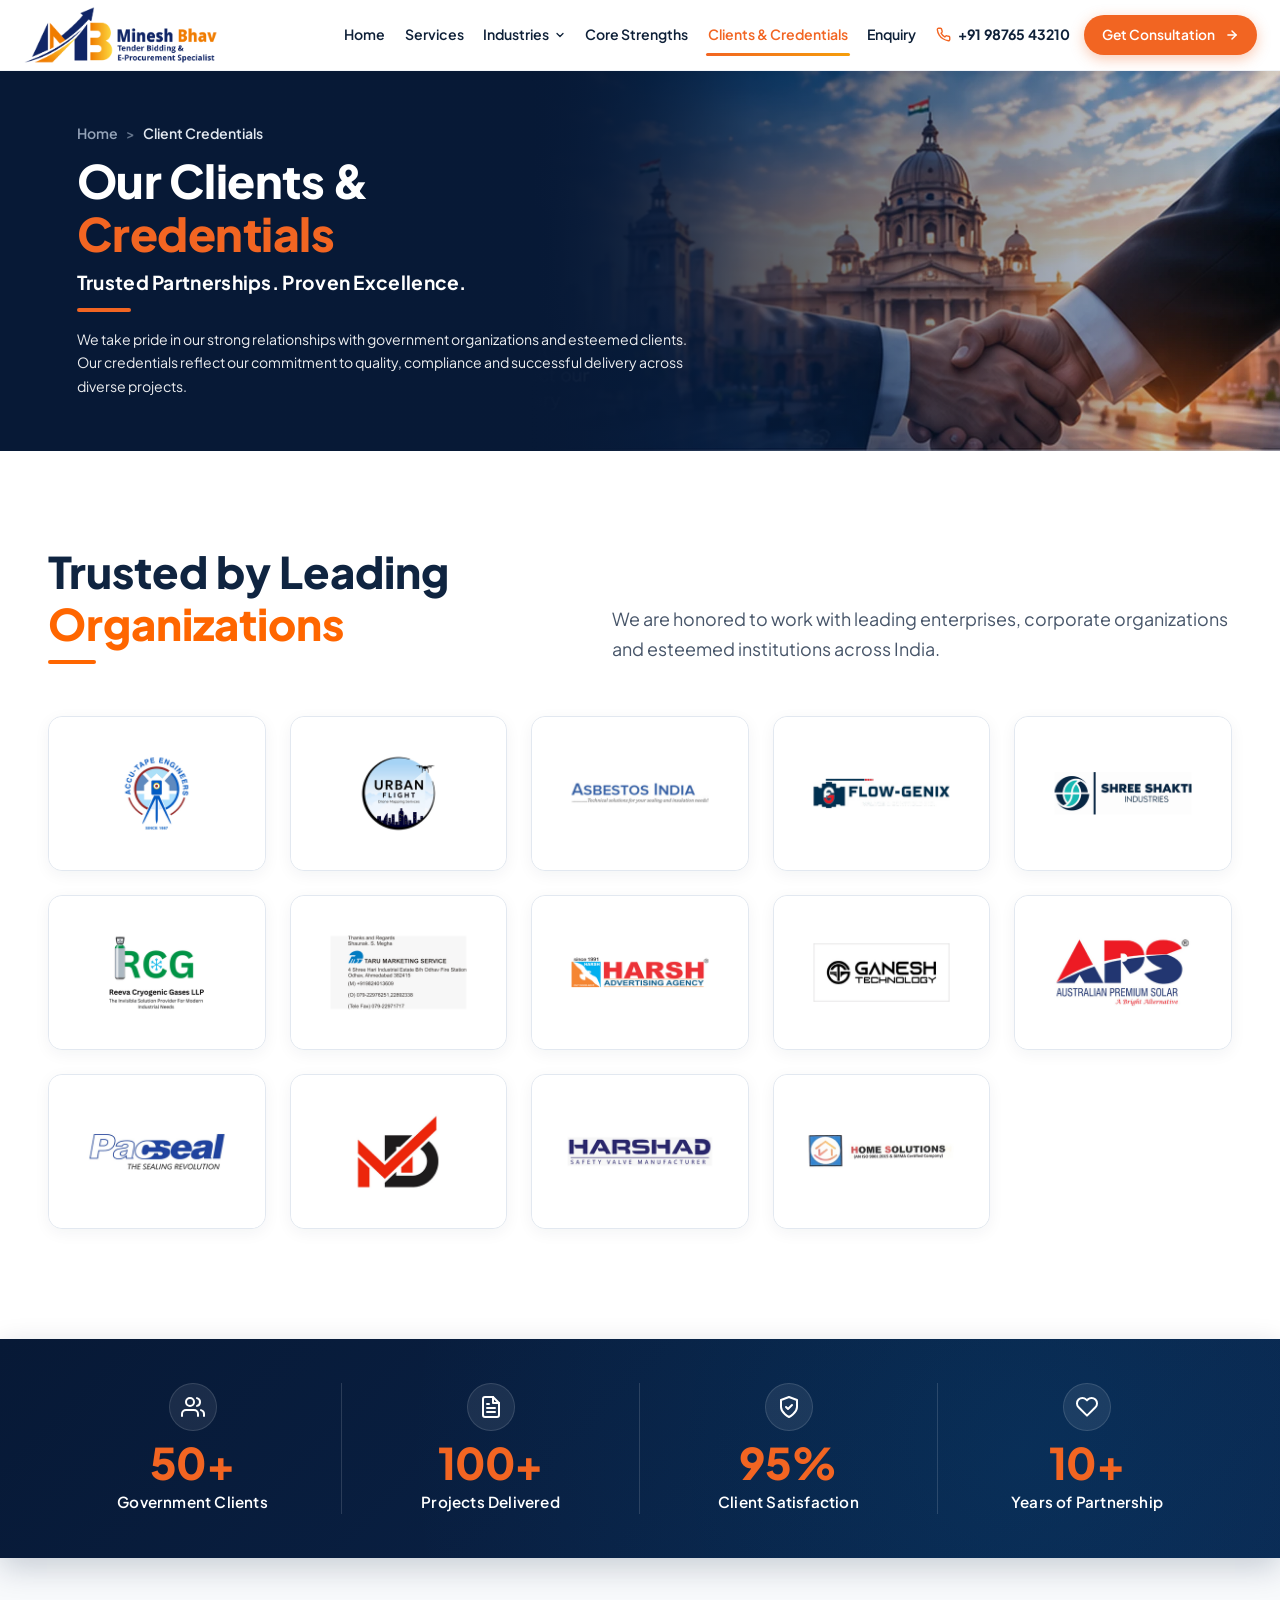
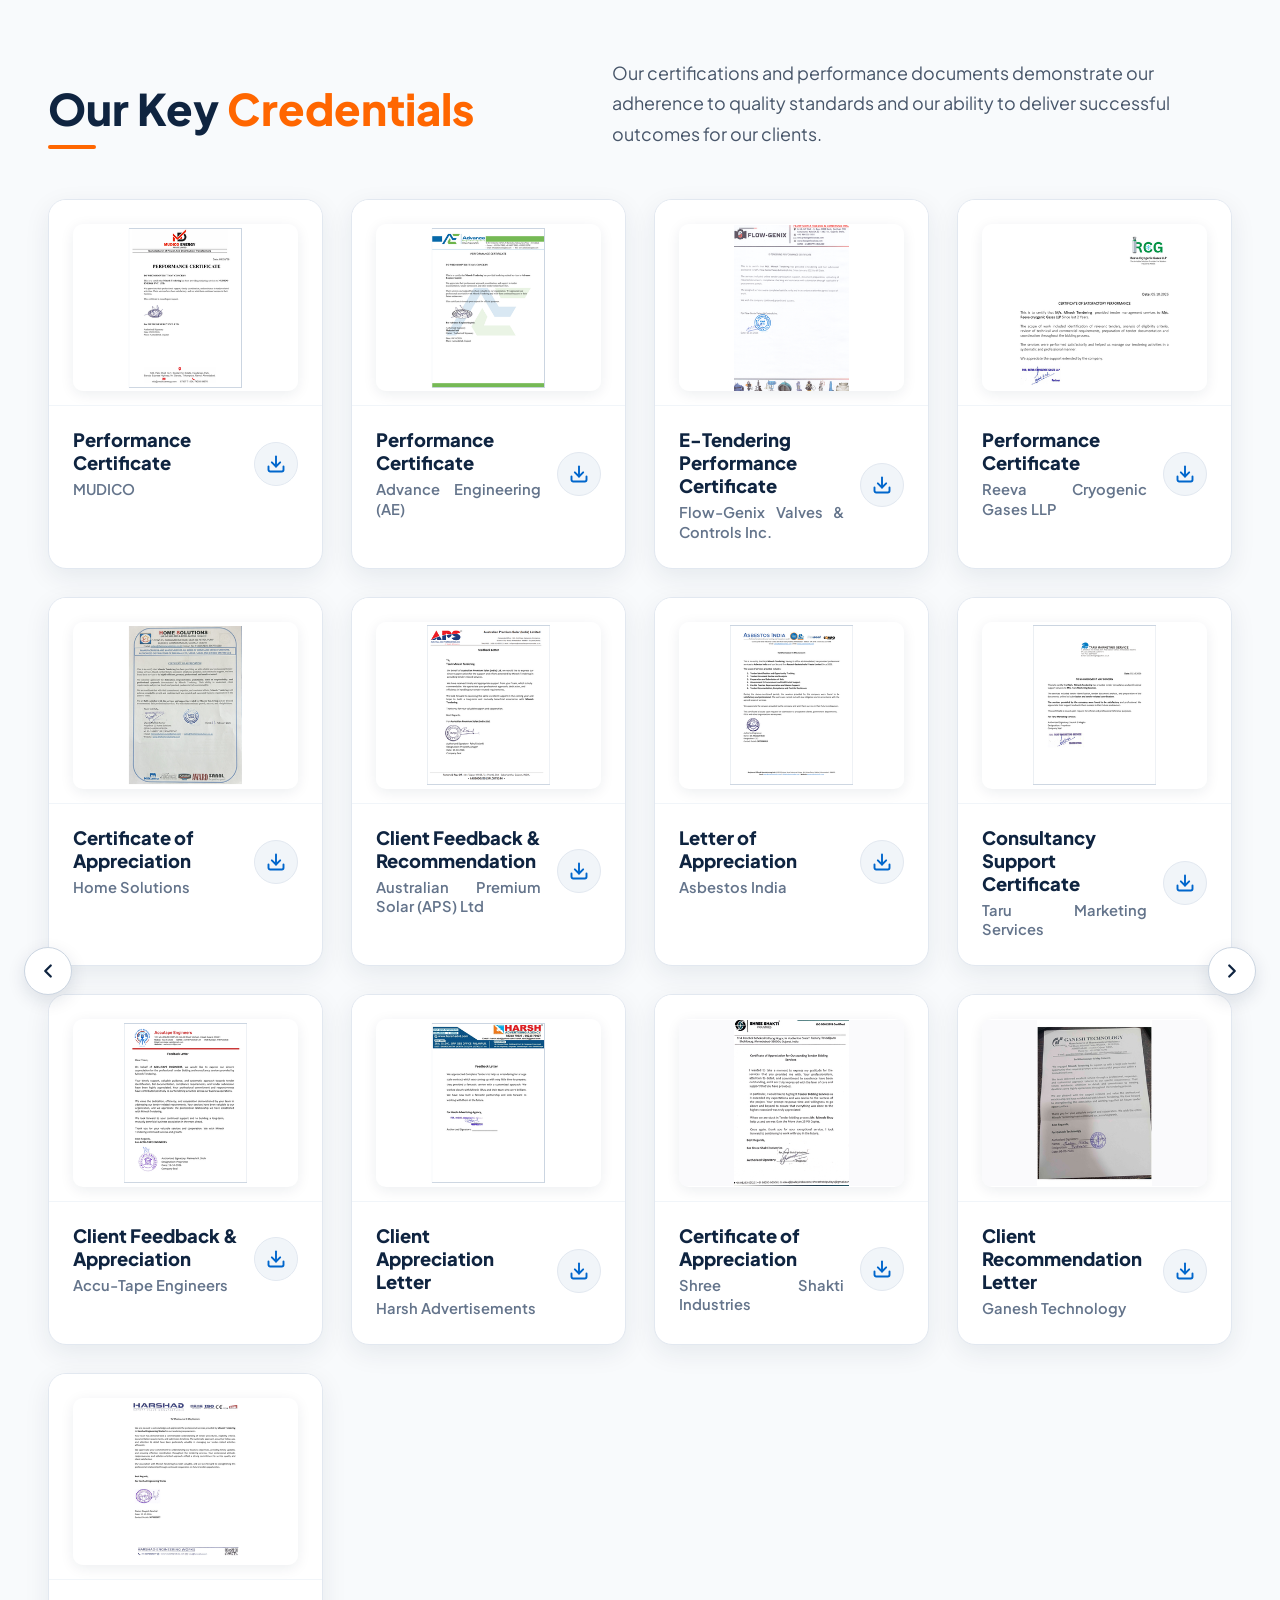
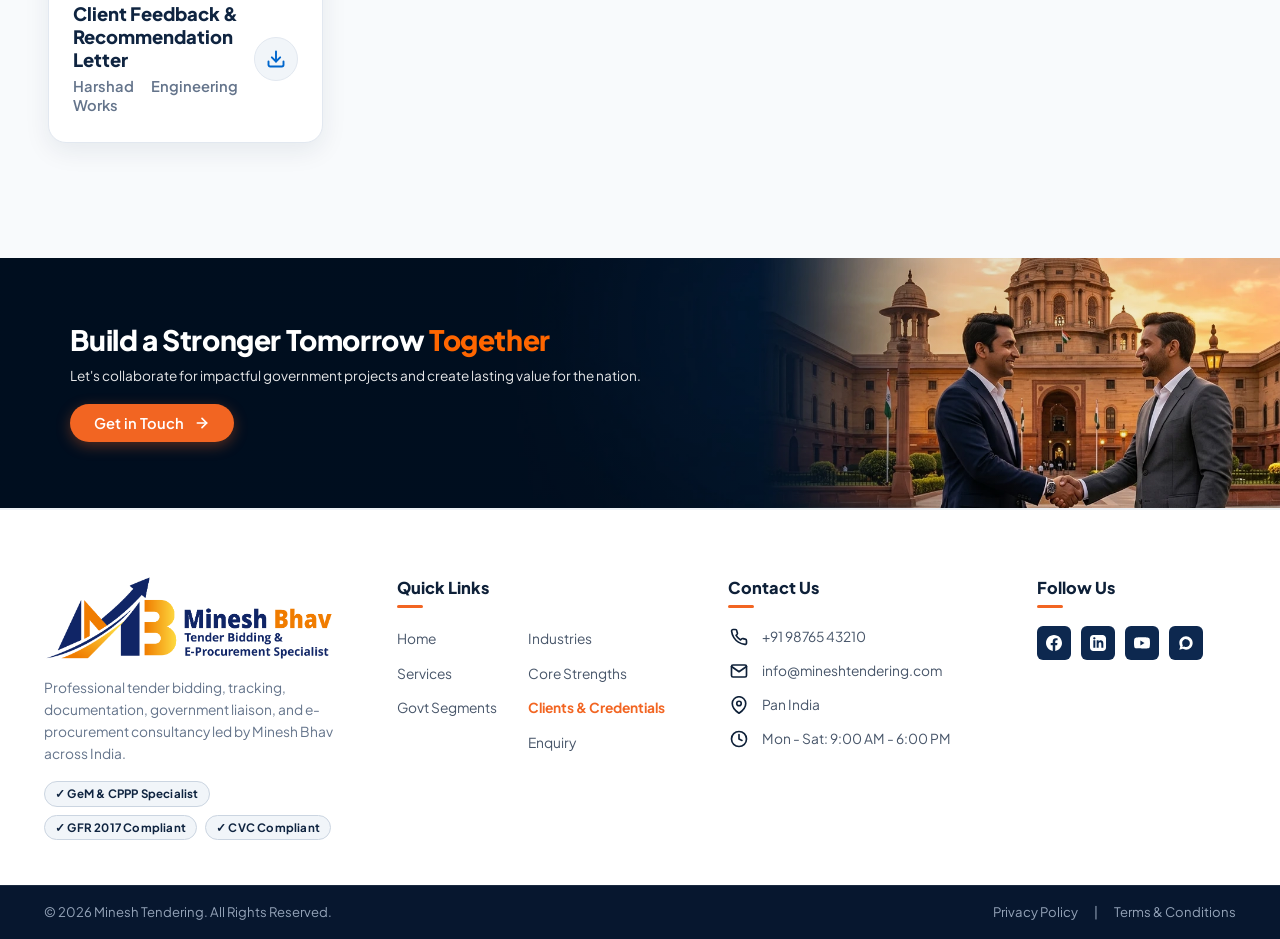
<file: client-credentials-page.html>
<!DOCTYPE html>
<html lang="en">
<head>
  <meta charset="UTF-8">
  <meta name="viewport" content="width=device-width, initial-scale=1.0">
  <title>Credentials | Minesh Bhav - Proven Track Record</title>
  <meta name="description" content="Proven track record assisting EPC contractors, manufacturers, suppliers, and service providers win high-value government and institutional tenders across India.">
  <meta name="keywords" content="tender client credentials, tender track record, successful government bids, e-procurement client portfolio, tender winning cases">
  <meta name="author" content="Minesh Bhav">
  <meta name="robots" content="index, follow, max-snippet:-1, max-image-preview:large, max-video-preview:-1">
  <meta name="googlebot" content="index, follow, max-snippet:-1, max-image-preview:large, max-video-preview:-1">
  <link rel="canonical" href="https://www.mineshtendering.com/client-credentials.html">
  <link rel="icon" type="image/x-icon" href="favicon.ico">
  <link rel="icon" type="image/png" sizes="32x32" href="assets/favicon-32x32.png">
  <link rel="icon" type="image/png" sizes="16x16" href="assets/favicon-16x16.png">
  <link rel="apple-touch-icon" sizes="180x180" href="assets/apple-touch-icon.png">

  <!-- Open Graph / Facebook -->
  <meta property="og:type" content="website">
  <meta property="og:site_name" content="Minesh Bhav Tender Management">
  <meta property="og:title" content="Credentials | Minesh Bhav - Proven Track Record">
  <meta property="og:description" content="Proven track record assisting EPC contractors, manufacturers, suppliers, and service providers win high-value government and institutional tenders across India.">
  <meta property="og:url" content="https://www.mineshtendering.com/client-credentials.html">
  <meta property="og:image" content="https://www.mineshtendering.com/assets/logo.png">
  <meta property="og:locale" content="en_IN">

  <!-- Twitter Card -->
  <meta name="twitter:card" content="summary_large_image">
  <meta name="twitter:title" content="Credentials | Minesh Bhav - Proven Track Record">
  <meta name="twitter:description" content="Proven track record assisting EPC contractors, manufacturers, suppliers, and service providers win high-value government and institutional tenders across India.">
  <meta name="twitter:image" content="https://www.mineshtendering.com/assets/logo.png">

  <!-- Geographic Location Tags (Local SEO India) -->
  <meta name="geo.region" content="IN">
  <meta name="geo.placename" content="India">

  <!-- Structured Data (JSON-LD) -->
  <script type="application/ld+json">
{
  "@context": "https://schema.org",
  "@graph": [
    {
      "@type": "BreadcrumbList",
      "itemListElement": [
        {
          "@type": "ListItem",
          "position": 1,
          "name": "Home",
          "item": "https://www.mineshtendering.com/"
        },
        {
          "@type": "ListItem",
          "position": 2,
          "name": "Client Credentials",
          "item": "https://www.mineshtendering.com/client-credentials.html"
        }
      ]
    },
    {
      "@type": "WebPage",
      "name": "Client Credentials & Track Record - Minesh Bhav",
      "url": "https://www.mineshtendering.com/client-credentials.html",
      "description": "Proven track record of tender wins, client testimonials, and cross-sector public procurement success stories."
    }
  ]
}
  </script>

  <!-- Google Fonts: Inter & Plus Jakarta Sans -->
  <link rel="preconnect" href="https://fonts.googleapis.com">
  <link rel="preconnect" href="https://fonts.gstatic.com" crossorigin>
  <link href="https://fonts.googleapis.com/css2?family=Inter:wght@400;500;600;700;800;900&family=Plus+Jakarta+Sans:wght@500;600;700;800&display=swap" rel="stylesheet">

  <link rel="stylesheet" href="style.css">
</head>
<body class="page-client-credentials">

  <!-- =========================================================================
       1. SITE HEADER & NAVIGATION
       ========================================================================= -->
  <header class="site-header">
    <div class="header-container">
      <a href="index.html" class="header-logo" aria-label="Minesh Bhav Homepage">
        <img src="assets/logo.png" alt="Minesh Bhav Tender Bidding &amp; E-Procurement Specialist" width="973" height="289" fetchpriority="high">
      </a>

      <button class="mobile-menu-toggle" id="menuToggle" aria-label="Toggle navigation menu">
        <svg viewBox="0 0 24 24" width="24" height="24" fill="none" stroke="currentColor" stroke-width="2">
          <line x1="3" y1="12" x2="21" y2="12"></line>
          <line x1="3" y1="6" x2="21" y2="6"></line>
          <line x1="3" y1="18" x2="21" y2="18"></line>
        </svg>
      </button>

      <nav>
        <ul class="nav-menu" id="navMenu">
          <li><a href="index.html" class="nav-link">Home</a></li>
          <li><a href="services.html" class="nav-link">Services</a></li>
          <li class="nav-item has-dropdown">
            <a href="industries.html" class="nav-link dropdown-toggle" aria-expanded="false" aria-haspopup="true">
              <span>Industries</span>
              <svg class="dropdown-chevron" viewBox="0 0 24 24" width="12" height="12" fill="none" stroke="currentColor" stroke-width="2.5" stroke-linecap="round" stroke-linejoin="round">
                <polyline points="6 9 12 15 18 9"></polyline>
              </svg>
            </a>
            <ul class="dropdown-menu">
              <li><a href="industries.html" class="dropdown-item">Focus Industries</a></li>
              <li><a href="govt-segments.html" class="dropdown-item">Govt Segments</a></li>
            </ul>
          </li>
          <li><a href="core-strengths.html" class="nav-link">Core Strengths</a></li>
          <li><a href="client-credentials.html" class="nav-link active">Clients &amp; Credentials</a></li>
          <li><a href="enquiry.html" class="nav-link">Enquiry</a></li>
        </ul>
      </nav>

      <div class="header-cta" style="display: flex; align-items: center;">
        <a href="tel:+919876543210" class="header-phone-link" aria-label="Call +91 98765 43210">
          <svg viewBox="0 0 24 24" fill="none" stroke="currentColor" stroke-linecap="round" stroke-linejoin="round">
            <path d="M22 16.92v3a2 2 0 0 1-2.18 2 19.79 19.79 0 0 1-8.63-3.07 19.5 19.5 0 0 1-6-6 19.79 19.79 0 0 1-3.07-8.67A2 2 0 0 1 4.11 2h3a2 2 0 0 1 2 1.72 12.84 12.84 0 0 0 .7 2.81 2 2 0 0 1-.45 2.11L8.09 9.91a16 16 0 0 0 6 6l1.27-1.27a2 2 0 0 1 2.11-.45 12.84 12.84 0 0 0 2.81.7A2 2 0 0 1 22 16.92z"></path>
          </svg>
          <span>+91 98765 43210</span>
        </a>

        <a href="#consultation-modal" class="btn btn-primary open-modal-btn">
          Get Consultation
          <svg viewBox="0 0 24 24" fill="none" stroke="currentColor" stroke-width="2.5" stroke-linecap="round" stroke-linejoin="round">
            <line x1="5" y1="12" x2="19" y2="12"></line>
            <polyline points="12 5 19 12 12 19"></polyline>
          </svg>
        </a>
      </div>
    </div>
  </header>

  <main id="main-content">

    <!-- =========================================================================
         2. HERO BANNER SECTION (Accurate to Client Credentials_ page.png)
         ========================================================================= -->
    <section class="client-hero-banner-section" aria-label="Our Clients &amp; Credentials Hero Banner">
      <div class="client-banner-wrap">
        <picture>
          <source srcset="assets/client_credentials_hero.webp" type="image/webp">
          <img src="assets/client_credentials_hero.png" alt="Our Clients &amp; Credentials - Trusted Partnerships, Proven Excellence" class="client-banner-bg-img" width="2048" height="574" fetchpriority="high" loading="eager" decoding="async">
        </picture>

        <div class="client-banner-overlay">
          <div class="client-banner-left">
            <nav class="client-banner-breadcrumbs" aria-label="Breadcrumbs">
              <a href="index.html">Home</a>
              <span class="bc-sep">&gt;</span>
              <span class="bc-curr">Client Credentials</span>
            </nav>

            <h1 class="client-banner-title">
              Our Clients &amp;<br>
              <span class="text-orange">Credentials</span>
            </h1>

            <p class="client-banner-subtitle">
              Trusted Partnerships. Proven Excellence.
            </p>

            <div class="client-banner-accent"></div>

            <p class="client-banner-lead">
              We take pride in our strong relationships with government organizations and esteemed clients. Our credentials reflect our commitment to quality, compliance and successful delivery across diverse projects.
            </p>
          </div>
        </div>
      </div>
    </section>

    <!-- =========================================================================
         3. TRUSTED BY LEADING ORGANIZATIONS
         ========================================================================= -->
    <section class="client-orgs-section" id="private-clients">
      <div class="container">
        <div class="services-split-header">
          <div class="split-header-left">
            <h2>Trusted by Leading <span class="text-orange">Organizations</span></h2>
            <div class="header-accent-line"></div>
          </div>
          <p class="split-header-right">
            We are honored to work with leading enterprises, corporate organizations and esteemed institutions across India.
          </p>
        </div>
        <div class="client-orgs-grid">
          <!-- Org 1 -->
          <div class="client-org-card">
            <img src="assets/private_clients/client_logo_1.png" alt="Leading Private Enterprise Client" class="client-card-image" width="360" height="220" loading="lazy">
          </div>

          <!-- Org 2 -->
          <div class="client-org-card">
            <img src="assets/private_clients/client_logo_2.png" alt="Leading Corporate Client" class="client-card-image" width="360" height="220" loading="lazy">
          </div>

          <!-- Org 3: Asbestos India -->
          <div class="client-org-card">
            <img src="assets/private_clients/client_asbestos.png" alt="Asbestos India" class="client-card-image" width="360" height="220" loading="lazy">
          </div>

          <!-- Org 4: Flow-Genix -->
          <div class="client-org-card">
            <img src="assets/private_clients/client_flowgenix.png" alt="Flow-Genix Valves &amp; Controls" class="client-card-image" width="360" height="220" loading="lazy">
          </div>

          <!-- Org 5: Shree Shakti Industries -->
          <div class="client-org-card">
            <img src="assets/private_clients/client_shree_shakti.png" alt="Shree Shakti Industries" class="client-card-image" width="360" height="220" loading="lazy">
          </div>

          <!-- Org 6: Reeva Cryogenic Gases LLP -->
          <div class="client-org-card">
            <img src="assets/private_clients/client_logo_5.png" alt="Reeva Cryogenic Gases LLP" class="client-card-image" width="360" height="220" loading="lazy">
          </div>

          <!-- Org 7 -->
          <div class="client-org-card">
            <img src="assets/private_clients/client_logo_6.png" alt="Corporate Partner Client" class="client-card-image" width="360" height="220" loading="lazy">
          </div>

          <!-- Org 8: Harsh Advertisements -->
          <div class="client-org-card">
            <img src="assets/private_clients/client_logo_8.png" alt="Harsh Advertisements" class="client-card-image" width="360" height="220" loading="lazy">
          </div>

          <!-- Org 9: Ganesh Technology -->
          <div class="client-org-card">
            <img src="assets/private_clients/client_logo_9.png" alt="Ganesh Technology" class="client-card-image" width="360" height="220" loading="lazy">
          </div>

          <!-- Org 10: Australian Premium Solar (APS) -->
          <div class="client-org-card">
            <img src="assets/private_clients/client_logo_14.png" alt="Australian Premium Solar (APS) Ltd" class="client-card-image" width="360" height="220" loading="lazy">
          </div>

          <!-- Org 11 -->
          <div class="client-org-card">
            <img src="assets/private_clients/client_logo_7.png" alt="Infrastructure Client Partner" class="client-card-image" width="360" height="220" loading="lazy">
          </div>

          <!-- Org 12 -->
          <div class="client-org-card">
            <img src="assets/private_clients/client_logo_12.png" alt="Client Partner" class="client-card-image" width="360" height="220" loading="lazy">
          </div>

          <!-- Org 13: Harshad Engineering Works -->
          <div class="client-org-card">
            <img src="assets/private_clients/client_harshad.png" alt="Harshad Engineering Works" class="client-card-image" width="360" height="220" loading="lazy">
          </div>

          <!-- Org 14: Home Solutions -->
          <div class="client-org-card">
            <img src="assets/private_clients/client_home_solutions.png" alt="Home Solutions" class="client-card-image" width="360" height="220" loading="lazy">
          </div>
        </div>
      </div>
    </section>

    <!-- =========================================================================
         4. PERFORMANCE METRICS FULL-WIDTH NAVY BANNER
         ========================================================================= -->
    <section class="client-stats-bar-section" aria-label="Key Performance Indicators">
      <div class="container">
        <div class="client-stats-grid">
          <!-- Stat 1 -->
          <div class="client-stat-item">
            <div class="client-stat-icon-wrap" aria-hidden="true">
              <svg viewBox="0 0 24 24" fill="none" stroke="currentColor" stroke-width="2" stroke-linecap="round" stroke-linejoin="round">
                <path d="M17 21v-2a4 4 0 0 0-4-4H5a4 4 0 0 0-4 4v2"></path>
                <circle cx="9" cy="7" r="4"></circle>
                <path d="M23 21v-2a4 4 0 0 0-3-3.87"></path>
                <path d="M16 3.13a4 4 0 0 1 0 7.75"></path>
              </svg>
            </div>
            <span class="client-stat-number">50+</span>
            <span class="client-stat-label">Government Clients</span>
          </div>

          <!-- Stat 2 -->
          <div class="client-stat-item">
            <div class="client-stat-icon-wrap" aria-hidden="true">
              <svg viewBox="0 0 24 24" fill="none" stroke="currentColor" stroke-width="2" stroke-linecap="round" stroke-linejoin="round">
                <path d="M14 2H6a2 2 0 0 0-2 2v16a2 2 0 0 0 2 2h12a2 2 0 0 0 2-2V8z"></path>
                <polyline points="14 2 14 8 20 8"></polyline>
                <line x1="16" y1="13" x2="8" y2="13"></line>
                <line x1="16" y1="17" x2="8" y2="17"></line>
                <polyline points="10 9 9 9 8 9"></polyline>
              </svg>
            </div>
            <span class="client-stat-number">100+</span>
            <span class="client-stat-label">Projects Delivered</span>
          </div>

          <!-- Stat 3 -->
          <div class="client-stat-item">
            <div class="client-stat-icon-wrap" aria-hidden="true">
              <svg viewBox="0 0 24 24" fill="none" stroke="currentColor" stroke-width="2" stroke-linecap="round" stroke-linejoin="round">
                <path d="M12 22s8-4 8-10V5l-8-3-8 3v7c0 6 8 10 8 10z"></path>
                <polyline points="9 12 11 14 15 10"></polyline>
              </svg>
            </div>
            <span class="client-stat-number">95%</span>
            <span class="client-stat-label">Client Satisfaction</span>
          </div>

          <!-- Stat 4 -->
          <div class="client-stat-item">
            <div class="client-stat-icon-wrap" aria-hidden="true">
              <svg viewBox="0 0 24 24" fill="none" stroke="currentColor" stroke-width="2" stroke-linecap="round" stroke-linejoin="round">
                <path d="M20.42 4.58a5.4 5.4 0 0 0-7.65 0l-.77.78-.77-.78a5.4 5.4 0 0 0-7.65 7.65l.77.77L12 20.66l7.65-7.66.77-.77a5.4 5.4 0 0 0 0-7.65z"></path>
              </svg>
            </div>
            <span class="client-stat-number">10+</span>
            <span class="client-stat-label">Years of Partnership</span>
          </div>
        </div>
      </div>
    </section>

    <!-- =========================================================================
         5. OUR KEY CREDENTIALS SECTION
         ========================================================================= -->
    <section class="client-credentials-section" id="key-credentials">
      <div class="container">
        <div class="services-split-header">
          <div class="split-header-left">
            <h2>Our Key <span class="text-orange">Credentials</span></h2>
            <div class="header-accent-line"></div>
          </div>
          <p class="split-header-right">
            Our certifications and performance documents demonstrate our adherence to quality standards and our ability to deliver successful outcomes for our clients.
          </p>
        </div>

        <div class="cred-carousel-container">
          <button class="cred-nav-btn prev" aria-label="Previous credentials" title="Previous credentials">
            <svg viewBox="0 0 24 24" fill="none" stroke="currentColor" stroke-width="2.5" stroke-linecap="round" stroke-linejoin="round" width="18" height="18"><polyline points="15 18 9 12 15 6"></polyline></svg>
          </button>

                    <div class="cred-cards-grid">
            <!-- Credential 1: MUDICO -->
            <div class="cred-card">
              <a href="assets/certificates/cert_mudico.pdf" target="_blank" class="cred-img-wrap" title="View MUDICO Performance Certificate">
                <img src="assets/certificates/cert_mudico_thumb.png" alt="MUDICO Performance Certificate" loading="lazy">
              </a>
              <div class="cred-card-body">
                <div class="cred-info">
                  <h3 class="cred-title">Performance Certificate</h3>
                  <p class="cred-sub">MUDICO</p>
                </div>
                <a href="assets/certificates/cert_mudico.pdf" download="MUDICO-Performance-Certificate.pdf" target="_blank" class="cred-download-btn" title="Download Certificate PDF" aria-label="Download MUDICO Performance Certificate">
                  <svg viewBox="0 0 24 24" fill="none" stroke="currentColor" stroke-width="2.3" stroke-linecap="round" stroke-linejoin="round" width="18" height="18"><path d="M21 15v4a2 2 0 0 1-2 2H5a2 2 0 0 1-2-2v-4"></path><polyline points="7 10 12 15 17 10"></polyline><line x1="12" y1="15" x2="12" y2="3"></line></svg>
                </a>
              </div>
            </div>

            <!-- Credential 2: Advance Engineering -->
            <div class="cred-card">
              <a href="assets/certificates/cert_ae.pdf" target="_blank" class="cred-img-wrap" title="View Advance Engineering Performance Certificate">
                <img src="assets/certificates/cert_ae_thumb.png" alt="Advance Engineering Performance Certificate" loading="lazy">
              </a>
              <div class="cred-card-body">
                <div class="cred-info">
                  <h3 class="cred-title">Performance Certificate</h3>
                  <p class="cred-sub">Advance Engineering (AE)</p>
                </div>
                <a href="assets/certificates/cert_ae.pdf" download="Advance-Engineering-Performance-Certificate.pdf" target="_blank" class="cred-download-btn" title="Download Certificate PDF" aria-label="Download Advance Engineering Certificate">
                  <svg viewBox="0 0 24 24" fill="none" stroke="currentColor" stroke-width="2.3" stroke-linecap="round" stroke-linejoin="round" width="18" height="18"><path d="M21 15v4a2 2 0 0 1-2 2H5a2 2 0 0 1-2-2v-4"></path><polyline points="7 10 12 15 17 10"></polyline><line x1="12" y1="15" x2="12" y2="3"></line></svg>
                </a>
              </div>
            </div>

            <!-- Credential: Flow-Genix Valves & Controls -->
            <div class="cred-card">
              <a href="assets/certificates/cert_flowgenix.pdf" target="_blank" class="cred-img-wrap" title="View Flow-Genix Performance Certificate">
                <img src="assets/certificates/cert_flowgenix_thumb.png" alt="Flow-Genix E-Tendering Performance Certificate" loading="lazy">
              </a>
              <div class="cred-card-body">
                <div class="cred-info">
                  <h3 class="cred-title">E-Tendering Performance Certificate</h3>
                  <p class="cred-sub">Flow-Genix Valves &amp; Controls Inc.</p>
                </div>
                <a href="assets/certificates/cert_flowgenix.pdf" download="Flow-Genix-Performance-Certificate.pdf" target="_blank" class="cred-download-btn" title="Download Certificate PDF" aria-label="Download Flow-Genix Certificate">
                  <svg viewBox="0 0 24 24" fill="none" stroke="currentColor" stroke-width="2.3" stroke-linecap="round" stroke-linejoin="round" width="18" height="18"><path d="M21 15v4a2 2 0 0 1-2 2H5a2 2 0 0 1-2-2v-4"></path><polyline points="7 10 12 15 17 10"></polyline><line x1="12" y1="15" x2="12" y2="3"></line></svg>
                </a>
              </div>
            </div>

            <!-- Credential: Reeva Cryogenic Gases -->
            <div class="cred-card">
              <a href="assets/certificates/cert_reeva.pdf" target="_blank" class="cred-img-wrap" title="View Reeva Cryogenic Gases Performance Certificate">
                <img src="assets/certificates/cert_reeva_thumb.png" alt="Reeva Cryogenic Gases Performance Certificate" loading="lazy">
              </a>
              <div class="cred-card-body">
                <div class="cred-info">
                  <h3 class="cred-title">Performance Certificate</h3>
                  <p class="cred-sub">Reeva Cryogenic Gases LLP</p>
                </div>
                <a href="assets/certificates/cert_reeva.pdf" download="Reeva-Cryogenic-Gases-Performance-Certificate.pdf" target="_blank" class="cred-download-btn" title="Download Certificate PDF" aria-label="Download Reeva Cryogenic Gases Certificate">
                  <svg viewBox="0 0 24 24" fill="none" stroke="currentColor" stroke-width="2.3" stroke-linecap="round" stroke-linejoin="round" width="18" height="18"><path d="M21 15v4a2 2 0 0 1-2 2H5a2 2 0 0 1-2-2v-4"></path><polyline points="7 10 12 15 17 10"></polyline><line x1="12" y1="15" x2="12" y2="3"></line></svg>
                </a>
              </div>
            </div>

            <!-- Credential: Home Solutions -->
            <div class="cred-card">
              <a href="assets/certificates/cert_home_solutions.jpg" target="_blank" class="cred-img-wrap" title="View Home Solutions Certificate of Appreciation Image">
                <img src="assets/certificates/cert_home_solutions_thumb.png" alt="Home Solutions Certificate of Appreciation" loading="lazy">
              </a>
              <div class="cred-card-body">
                <div class="cred-info">
                  <h3 class="cred-title">Certificate of Appreciation</h3>
                  <p class="cred-sub">Home Solutions</p>
                </div>
                <a href="assets/certificates/cert_home_solutions.pdf" download="Home-Solutions-Certificate-of-Appreciation.pdf" target="_blank" class="cred-download-btn" title="Download Certificate PDF" aria-label="Download Home Solutions Certificate">
                  <svg viewBox="0 0 24 24" fill="none" stroke="currentColor" stroke-width="2.3" stroke-linecap="round" stroke-linejoin="round" width="18" height="18"><path d="M21 15v4a2 2 0 0 1-2 2H5a2 2 0 0 1-2-2v-4"></path><polyline points="7 10 12 15 17 10"></polyline><line x1="12" y1="15" x2="12" y2="3"></line></svg>
                </a>
              </div>
            </div>

            <!-- Credential 4: Australian Premium Solar (APS) -->
            <div class="cred-card">
              <a href="assets/certificates/cert_aps.pdf" target="_blank" class="cred-img-wrap" title="View Australian Premium Solar Feedback Letter">
                <img src="assets/certificates/cert_aps_thumb.png" alt="Australian Premium Solar Client Feedback Letter" loading="lazy">
              </a>
              <div class="cred-card-body">
                <div class="cred-info">
                  <h3 class="cred-title">Client Feedback &amp; Recommendation</h3>
                  <p class="cred-sub">Australian Premium Solar (APS) Ltd</p>
                </div>
                <a href="assets/certificates/cert_aps.pdf" download="APS-Solar-Feedback-Letter.pdf" target="_blank" class="cred-download-btn" title="Download Feedback Letter PDF" aria-label="Download APS Feedback Letter">
                  <svg viewBox="0 0 24 24" fill="none" stroke="currentColor" stroke-width="2.3" stroke-linecap="round" stroke-linejoin="round" width="18" height="18"><path d="M21 15v4a2 2 0 0 1-2 2H5a2 2 0 0 1-2-2v-4"></path><polyline points="7 10 12 15 17 10"></polyline><line x1="12" y1="15" x2="12" y2="3"></line></svg>
                </a>
              </div>
            </div>

            <!-- Credential 5: Asbestos India -->
            <div class="cred-card">
              <a href="assets/certificates/cert_asbestos.pdf" target="_blank" class="cred-img-wrap" title="View Asbestos India Letter of Appreciation">
                <img src="assets/certificates/cert_asbestos_thumb.png" alt="Asbestos India Letter of Appreciation" loading="lazy">
              </a>
              <div class="cred-card-body">
                <div class="cred-info">
                  <h3 class="cred-title">Letter of Appreciation</h3>
                  <p class="cred-sub">Asbestos India</p>
                </div>
                <a href="assets/certificates/cert_asbestos.pdf" download="Asbestos-India-Appreciation.pdf" target="_blank" class="cred-download-btn" title="Download Letter PDF" aria-label="Download Asbestos India Appreciation Letter">
                  <svg viewBox="0 0 24 24" fill="none" stroke="currentColor" stroke-width="2.3" stroke-linecap="round" stroke-linejoin="round" width="18" height="18"><path d="M21 15v4a2 2 0 0 1-2 2H5a2 2 0 0 1-2-2v-4"></path><polyline points="7 10 12 15 17 10"></polyline><line x1="12" y1="15" x2="12" y2="3"></line></svg>
                </a>
              </div>
            </div>

            <!-- Credential 6: Taru Marketing Services -->
            <div class="cred-card">
              <a href="assets/certificates/cert_taru.pdf" target="_blank" class="cred-img-wrap" title="View Taru Marketing Services Certificate">
                <img src="assets/certificates/cert_taru_thumb.png" alt="Taru Marketing Services Consultancy Support Certificate" loading="lazy">
              </a>
              <div class="cred-card-body">
                <div class="cred-info">
                  <h3 class="cred-title">Consultancy Support Certificate</h3>
                  <p class="cred-sub">Taru Marketing Services</p>
                </div>
                <a href="assets/certificates/cert_taru.pdf" download="Taru-Marketing-Consultancy-Certificate.pdf" target="_blank" class="cred-download-btn" title="Download Certificate PDF" aria-label="Download Taru Marketing Certificate">
                  <svg viewBox="0 0 24 24" fill="none" stroke="currentColor" stroke-width="2.3" stroke-linecap="round" stroke-linejoin="round" width="18" height="18"><path d="M21 15v4a2 2 0 0 1-2 2H5a2 2 0 0 1-2-2v-4"></path><polyline points="7 10 12 15 17 10"></polyline><line x1="12" y1="15" x2="12" y2="3"></line></svg>
                </a>
              </div>
            </div>

            <!-- Credential 7: Accu-Tape Engineers -->
            <div class="cred-card">
              <a href="assets/certificates/cert_accutape.pdf" target="_blank" class="cred-img-wrap" title="View Accu-Tape Engineers Feedback Letter">
                <img src="assets/certificates/cert_accutape_thumb.png" alt="Accu-Tape Engineers Client Feedback" loading="lazy">
              </a>
              <div class="cred-card-body">
                <div class="cred-info">
                  <h3 class="cred-title">Client Feedback &amp; Appreciation</h3>
                  <p class="cred-sub">Accu-Tape Engineers</p>
                </div>
                <a href="assets/certificates/cert_accutape.pdf" download="Accu-Tape-Engineers-Feedback.pdf" target="_blank" class="cred-download-btn" title="Download Feedback PDF" aria-label="Download Accu-Tape Engineers Feedback">
                  <svg viewBox="0 0 24 24" fill="none" stroke="currentColor" stroke-width="2.3" stroke-linecap="round" stroke-linejoin="round" width="18" height="18"><path d="M21 15v4a2 2 0 0 1-2 2H5a2 2 0 0 1-2-2v-4"></path><polyline points="7 10 12 15 17 10"></polyline><line x1="12" y1="15" x2="12" y2="3"></line></svg>
                </a>
              </div>
            </div>

            <!-- Credential 8: Harsh Advertisements -->
            <div class="cred-card">
              <a href="assets/certificates/cert_harsh.pdf" target="_blank" class="cred-img-wrap" title="View Harsh Advertisements Appreciation Letter">
                <img src="assets/certificates/cert_harsh_thumb.png" alt="Harsh Advertisements Client Appreciation Letter" loading="lazy">
              </a>
              <div class="cred-card-body">
                <div class="cred-info">
                  <h3 class="cred-title">Client Appreciation Letter</h3>
                  <p class="cred-sub">Harsh Advertisements</p>
                </div>
                <a href="assets/certificates/cert_harsh.pdf" download="Harsh-Advertisements-Appreciation.pdf" target="_blank" class="cred-download-btn" title="Download Letter PDF" aria-label="Download Harsh Advertisements Letter">
                  <svg viewBox="0 0 24 24" fill="none" stroke="currentColor" stroke-width="2.3" stroke-linecap="round" stroke-linejoin="round" width="18" height="18"><path d="M21 15v4a2 2 0 0 1-2 2H5a2 2 0 0 1-2-2v-4"></path><polyline points="7 10 12 15 17 10"></polyline><line x1="12" y1="15" x2="12" y2="3"></line></svg>
                </a>
              </div>
            </div>

            <!-- Credential: Shree Shakti Industries -->
            <div class="cred-card">
              <a href="assets/certificates/cert_shree_shakti.pdf" target="_blank" class="cred-img-wrap" title="View Shree Shakti Industries Certificate of Appreciation">
                <img src="assets/certificates/cert_shree_shakti_thumb.png" alt="Shree Shakti Industries Certificate of Appreciation" loading="lazy">
              </a>
              <div class="cred-card-body">
                <div class="cred-info">
                  <h3 class="cred-title">Certificate of Appreciation</h3>
                  <p class="cred-sub">Shree Shakti Industries</p>
                </div>
                <a href="assets/certificates/cert_shree_shakti.pdf" download="Shree-Shakti-Industries-Certificate.pdf" target="_blank" class="cred-download-btn" title="Download Certificate PDF" aria-label="Download Shree Shakti Industries Certificate">
                  <svg viewBox="0 0 24 24" fill="none" stroke="currentColor" stroke-width="2.3" stroke-linecap="round" stroke-linejoin="round" width="18" height="18"><path d="M21 15v4a2 2 0 0 1-2 2H5a2 2 0 0 1-2-2v-4"></path><polyline points="7 10 12 15 17 10"></polyline><line x1="12" y1="15" x2="12" y2="3"></line></svg>
                </a>
              </div>
            </div>

            <!-- Credential: Ganesh Technology -->
            <div class="cred-card">
              <a href="assets/certificates/cert_ganesh.pdf" target="_blank" class="cred-img-wrap" title="View Ganesh Technology Client Recommendation Letter">
                <img src="assets/certificates/cert_ganesh_thumb.png" alt="Ganesh Technology Client Recommendation Letter" loading="lazy">
              </a>
              <div class="cred-card-body">
                <div class="cred-info">
                  <h3 class="cred-title">Client Recommendation Letter</h3>
                  <p class="cred-sub">Ganesh Technology</p>
                </div>
                <a href="assets/certificates/cert_ganesh.pdf" download="Ganesh-Technology-Recommendation-Letter.pdf" target="_blank" class="cred-download-btn" title="Download Letter PDF" aria-label="Download Ganesh Technology Letter">
                  <svg viewBox="0 0 24 24" fill="none" stroke="currentColor" stroke-width="2.3" stroke-linecap="round" stroke-linejoin="round" width="18" height="18"><path d="M21 15v4a2 2 0 0 1-2 2H5a2 2 0 0 1-2-2v-4"></path><polyline points="7 10 12 15 17 10"></polyline><line x1="12" y1="15" x2="12" y2="3"></line></svg>
                </a>
              </div>
            </div>

            <!-- Credential: Harshad Engineering Works -->
            <div class="cred-card">
              <a href="assets/certificates/cert_harshad.pdf" target="_blank" class="cred-img-wrap" title="View Harshad Engineering Works Client Feedback Letter">
                <img src="assets/certificates/cert_harshad_thumb.png" alt="Harshad Engineering Works Client Feedback Letter" loading="lazy">
              </a>
              <div class="cred-card-body">
                <div class="cred-info">
                  <h3 class="cred-title">Client Feedback &amp; Recommendation Letter</h3>
                  <p class="cred-sub">Harshad Engineering Works</p>
                </div>
                <a href="assets/certificates/cert_harshad.pdf" download="Harshad-Engineering-Works-Feedback-Letter.pdf" target="_blank" class="cred-download-btn" title="Download Letter PDF" aria-label="Download Harshad Engineering Works Letter">
                  <svg viewBox="0 0 24 24" fill="none" stroke="currentColor" stroke-width="2.3" stroke-linecap="round" stroke-linejoin="round" width="18" height="18"><path d="M21 15v4a2 2 0 0 1-2 2H5a2 2 0 0 1-2-2v-4"></path><polyline points="7 10 12 15 17 10"></polyline><line x1="12" y1="15" x2="12" y2="3"></line></svg>
                </a>
              </div>
            </div>
          </div>

          <button class="cred-nav-btn next" aria-label="Next credentials" title="Next credentials">
            <svg viewBox="0 0 24 24" fill="none" stroke="currentColor" stroke-width="2.5" stroke-linecap="round" stroke-linejoin="round" width="18" height="18"><polyline points="9 18 15 12 9 6"></polyline></svg>
          </button>
        </div>
      </div>
    </section>

    <!-- =========================================================================
         7. BUILD A STRONGER TOMORROW TOGETHER (BOTTOM CTA BANNER)
         ========================================================================= -->
    <section class="govt-cta-banner-section client-cta-banner-section" aria-label="Call to action banner">
      <div class="govt-cta-banner-wrap">
        <!-- Master Clean Full-Width Background Image (2172x724) -->
        <picture>
          <source srcset="assets/govt_partnership_sunrise_cta.webp" type="image/webp">
          <img src="assets/govt_partnership_sunrise_cta.png" alt="Build a Stronger Tomorrow Together" class="govt-cta-bg-img" width="2172" height="724" loading="lazy" decoding="async">
        </picture>

        <!-- Live Interactive Overlay Layer -->
        <div class="govt-cta-overlay">
          <div class="govt-cta-left">
            <h2 class="govt-cta-title">
              Build a Stronger Tomorrow <span class="text-orange">Together</span>
            </h2>
            <p class="govt-cta-desc">
              Let's collaborate for impactful government projects and create lasting value for the nation.
            </p>
            <a href="#consultation-modal" class="btn btn-primary open-modal-btn">
              <span>Get in Touch</span>
              <svg viewBox="0 0 24 24" fill="none" stroke="currentColor" stroke-width="2.5" stroke-linecap="round" stroke-linejoin="round">
                <line x1="5" y1="12" x2="19" y2="12"></line>
                <polyline points="12 5 19 12 12 19"></polyline>
              </svg>
            </a>
          </div>
        </div>
      </div>
    </section>

  </main>

  <!-- =========================================================================
       8. SITE FOOTER
       ========================================================================= -->
  <footer class="site-footer" id="footer">
    <div class="container">
      <div class="footer-top-grid">
        <!-- Col 1: Brand & Credentials -->
        <div class="footer-brand">
          <a href="index.html" class="footer-logo-link" aria-label="Minesh Bhav Tender Management Homepage">
            <img src="assets/logo.png" alt="Minesh Bhav Tender Bidding &amp; E-Procurement Specialist">
          </a>
          <p class="footer-brand-desc">
            Professional tender bidding, tracking, documentation, government liaison, and e-procurement consultancy led by Minesh Bhav across India.
          </p>
          <div class="footer-badges-wrap">
            <span class="footer-badge-pill">✓ GeM &amp; CPPP Specialist</span>
            <span class="footer-badge-pill">✓ GFR 2017 Compliant</span>
            <span class="footer-badge-pill">✓ CVC Compliant</span>
          </div>
        </div>

        <!-- Col 2: Quick Links (Duo Columns) -->
        <div class="footer-links-col">
          <h4 class="footer-col-title">Quick Links</h4>
          <div class="footer-links-duo">
            <ul class="footer-links-list">
              <li><a href="index.html">Home</a></li>
              <li><a href="services.html">Services</a></li>
              <li><a href="govt-segments.html">Govt Segments</a></li>
            </ul>
            <ul class="footer-links-list">
              <li><a href="industries.html">Industries</a></li>
              <li><a href="core-strengths.html">Core Strengths</a></li>
              <li><a href="client-credentials.html" style="color: var(--primary-orange); font-weight: 700;">Clients &amp; Credentials</a></li>
              <li><a href="enquiry.html">Enquiry</a></li>
            </ul>
          </div>
        </div>

        <!-- Col 3: Contact Info -->
        <div class="footer-contact-col">
          <h4 class="footer-col-title">Contact Us</h4>
          <ul class="footer-contact-list">
            <li class="footer-contact-item">
              <span class="icon">
                <svg viewBox="0 0 24 24" fill="none" stroke="currentColor" stroke-width="2.2" stroke-linecap="round" stroke-linejoin="round">
                  <path d="M22 16.92v3a2 2 0 0 1-2.18 2 19.79 19.79 0 0 1-8.63-3.07 19.5 19.5 0 0 1-6-6 19.79 19.79 0 0 1-3.07-8.67A2 2 0 0 1 4.11 2h3a2 2 0 0 1 2 1.72 12.84 12.84 0 0 0 .7 2.81 2 2 0 0 1-.45 2.11L8.09 9.91a16 16 0 0 0 6 6l1.27-1.27a2 2 0 0 1 2.11-.45 12.84 12.84 0 0 0 2.81.7A2 2 0 0 1 22 16.92z"></path>
                </svg>
              </span>
              <a href="tel:+919876543210">+91 98765 43210</a>
            </li>
            <li class="footer-contact-item">
              <span class="icon">
                <svg viewBox="0 0 24 24" fill="none" stroke="currentColor" stroke-width="2.2" stroke-linecap="round" stroke-linejoin="round">
                  <path d="M4 4h16c1.1 0 2 .9 2 2v12c0 1.1-.9 2-2 2H4c-1.1 0-2-.9-2-2V6c0-1.1.9-2 2-2z"></path>
                  <polyline points="22,6 12,13 2,6"></polyline>
                </svg>
              </span>
              <a href="mailto:info@mineshtendering.com">info@mineshtendering.com</a>
            </li>
            <li class="footer-contact-item">
              <span class="icon">
                <svg viewBox="0 0 24 24" fill="none" stroke="currentColor" stroke-width="2.2" stroke-linecap="round" stroke-linejoin="round">
                  <path d="M21 10c0 7-9 13-9 13s-9-6-9-13a9 9 0 0 1 18 0z"></path>
                  <circle cx="12" cy="10" r="3"></circle>
                </svg>
              </span>
              <span>Pan India</span>
            </li>
            <li class="footer-contact-item">
              <span class="icon">
                <svg viewBox="0 0 24 24" fill="none" stroke="currentColor" stroke-width="2.2" stroke-linecap="round" stroke-linejoin="round">
                  <circle cx="12" cy="12" r="10"></circle>
                  <polyline points="12 6 12 12 16 14"></polyline>
                </svg>
              </span>
              <span>Mon - Sat: 9:00 AM - 6:00 PM</span>
            </li>
          </ul>
        </div>

        <!-- Col 4: Follow Us -->
        <div class="footer-social-col">
          <h4 class="footer-col-title">Follow Us</h4>
          <div class="footer-social-row">
            <a href="https://facebook.com" target="_blank" rel="noopener noreferrer" class="social-btn" aria-label="Facebook">
              <svg viewBox="0 0 24 24" fill="currentColor">
                <path d="M24 12.073c0-6.627-5.373-12-12-12s-12 5.373-12 12c0 5.99 4.388 10.954 10.125 11.854v-8.385H7.078v-3.47h3.047V9.43c0-3.007 1.792-4.669 4.533-4.669 1.312 0 2.686.235 2.686.235v2.953H15.83c-1.491 0-1.956.925-1.956 1.874v2.25h3.328l-.532 3.47h-2.796v8.385C19.612 23.027 24 18.062 24 12.073z"/>
              </svg>
            </a>
            <a href="https://linkedin.com" target="_blank" rel="noopener noreferrer" class="social-btn" aria-label="LinkedIn">
              <svg viewBox="0 0 24 24" fill="currentColor">
                <path d="M19 0h-14c-2.761 0-5 2.239-5 5v14c0 2.761 2.239 5 5 5h14c2.762 0 5-2.239 5-5v-14c0-2.761-2.762-5-5-5zm-11 19h-3v-11h3v11zm-1.5-12.268c-.966 0-1.75-.79-1.75-1.764s.784-1.764 1.75-1.764 1.75.79 1.75 1.764-.783 1.764-1.75 1.764zm13.5 12.268h-3v-5.604c0-3.368-4-3.113-4 0v5.604h-3v-11h3v1.765c1.396-2.586 7-2.777 7 2.476v6.759z"/>
              </svg>
            </a>
            <a href="https://youtube.com" target="_blank" rel="noopener noreferrer" class="social-btn" aria-label="YouTube">
              <svg viewBox="0 0 24 24" fill="currentColor">
                <path d="M23.498 6.186a3.016 3.016 0 0 0-2.122-2.136C19.505 3.545 12 3.545 12 3.545s-7.505 0-9.377.505A3.017 3.017 0 0 0 .502 6.186C0 8.07 0 12 0 12s0 3.93.502 5.814a3.016 3.016 0 0 0 2.122 2.136c1.871.505 9.376.505 9.376.505s7.505 0 9.377-.505a3.015 3.015 0 0 0 2.122-2.136C24 15.93 24 12 24 12s0-3.93-.502-5.814zM9.545 15.568V8.432L15.818 12l-6.273 3.568z"/>
              </svg>
            </a>
            <a href="https://wa.me/919876543210" target="_blank" rel="noopener noreferrer" class="social-btn" aria-label="WhatsApp">
              <svg viewBox="0 0 24 24" fill="currentColor">
                <path d="M12.031 6.172c-3.181 0-5.767 2.586-5.768 5.766-.001 1.298.38 2.27 1.019 3.287l-.711 2.598 2.669-.699c.969.54 1.77.838 2.791.838 3.181 0 5.767-2.586 5.768-5.766 0-3.18-2.586-5.766-5.768-5.766zm9.969 5.828c0 5.514-4.486 10-10 10-1.741 0-3.376-.447-4.805-1.23l-5.195 1.36 1.385-5.061c-.868-1.487-1.385-3.227-1.385-5.069 0-5.514 4.486-10 10-10s10 4.486 10 10z"/>
              </svg>
            </a>
          </div>
        </div>
      </div>
    </div>

    <!-- Bottom Copyright Row -->
    <div class="footer-copyright-bar">
      <div class="container">
        <div class="copyright-content">
          <p>© 2026 Minesh Tendering. All Rights Reserved.</p>
          <div class="copyright-links">
            <a href="#">Privacy Policy</a>
            <span>|</span>
            <a href="#">Terms &amp; Conditions</a>
          </div>
        </div>
      </div>
    </div>
  </footer>

  <!-- =========================================================================
       9. CONSULTATION MODAL POPUP
       ========================================================================= -->
  <div class="modal-backdrop" id="consultation-modal" aria-hidden="true" role="dialog" aria-modal="true">
    <div class="modal-card">
      <button class="modal-close-btn" id="closeModalBtn" aria-label="Close Modal">&times;</button>
      <div class="modal-header">
        <span class="section-tag">GET DEDICATED SUPPORT</span>
        <h3 class="modal-title">Request Tender Consultation</h3>
        <p class="modal-subtitle">Share your tender details or requirements with consultant Minesh Bhav.</p>
      </div>
      <form class="modal-form" id="consultationForm">
        <div class="form-group">
          <label for="modalFullName">Full Name *</label>
          <input type="text" id="modalFullName" name="fullName" required placeholder="e.g. Rajesh Sharma">
        </div>
        <div class="form-row-2">
          <div class="form-group">
            <label for="modalEmail">Business Email *</label>
            <input type="email" id="modalEmail" name="email" required placeholder="name@company.com">
          </div>
          <div class="form-group">
            <label for="modalPhone">Phone / WhatsApp *</label>
            <input type="tel" id="modalPhone" name="phone" required placeholder="+91 98765 43210">
          </div>
        </div>
        <div class="form-group">
          <label for="modalRequirement">Requirement / Target Tender</label>
          <textarea id="modalRequirement" name="requirement" rows="3" placeholder="Provide tender reference, portal name (GeM/CPPP), or your business profile..."></textarea>
        </div>
        <button type="submit" class="btn btn-primary modal-submit-btn">
          <span>Submit Request</span>
          <svg viewBox="0 0 24 24" fill="none" stroke="currentColor" stroke-width="2.2" stroke-linecap="round" stroke-linejoin="round" width="18" height="18"><line x1="22" y1="2" x2="11" y2="13"></line><polygon points="22 2 15 22 11 13 2 9 22 2"></polygon></svg>
        </button>
      </form>
    </div>
  </div>

  <!-- JavaScript Bundle -->
  <script src="script.js"></script>
</body>
</html>
</file>
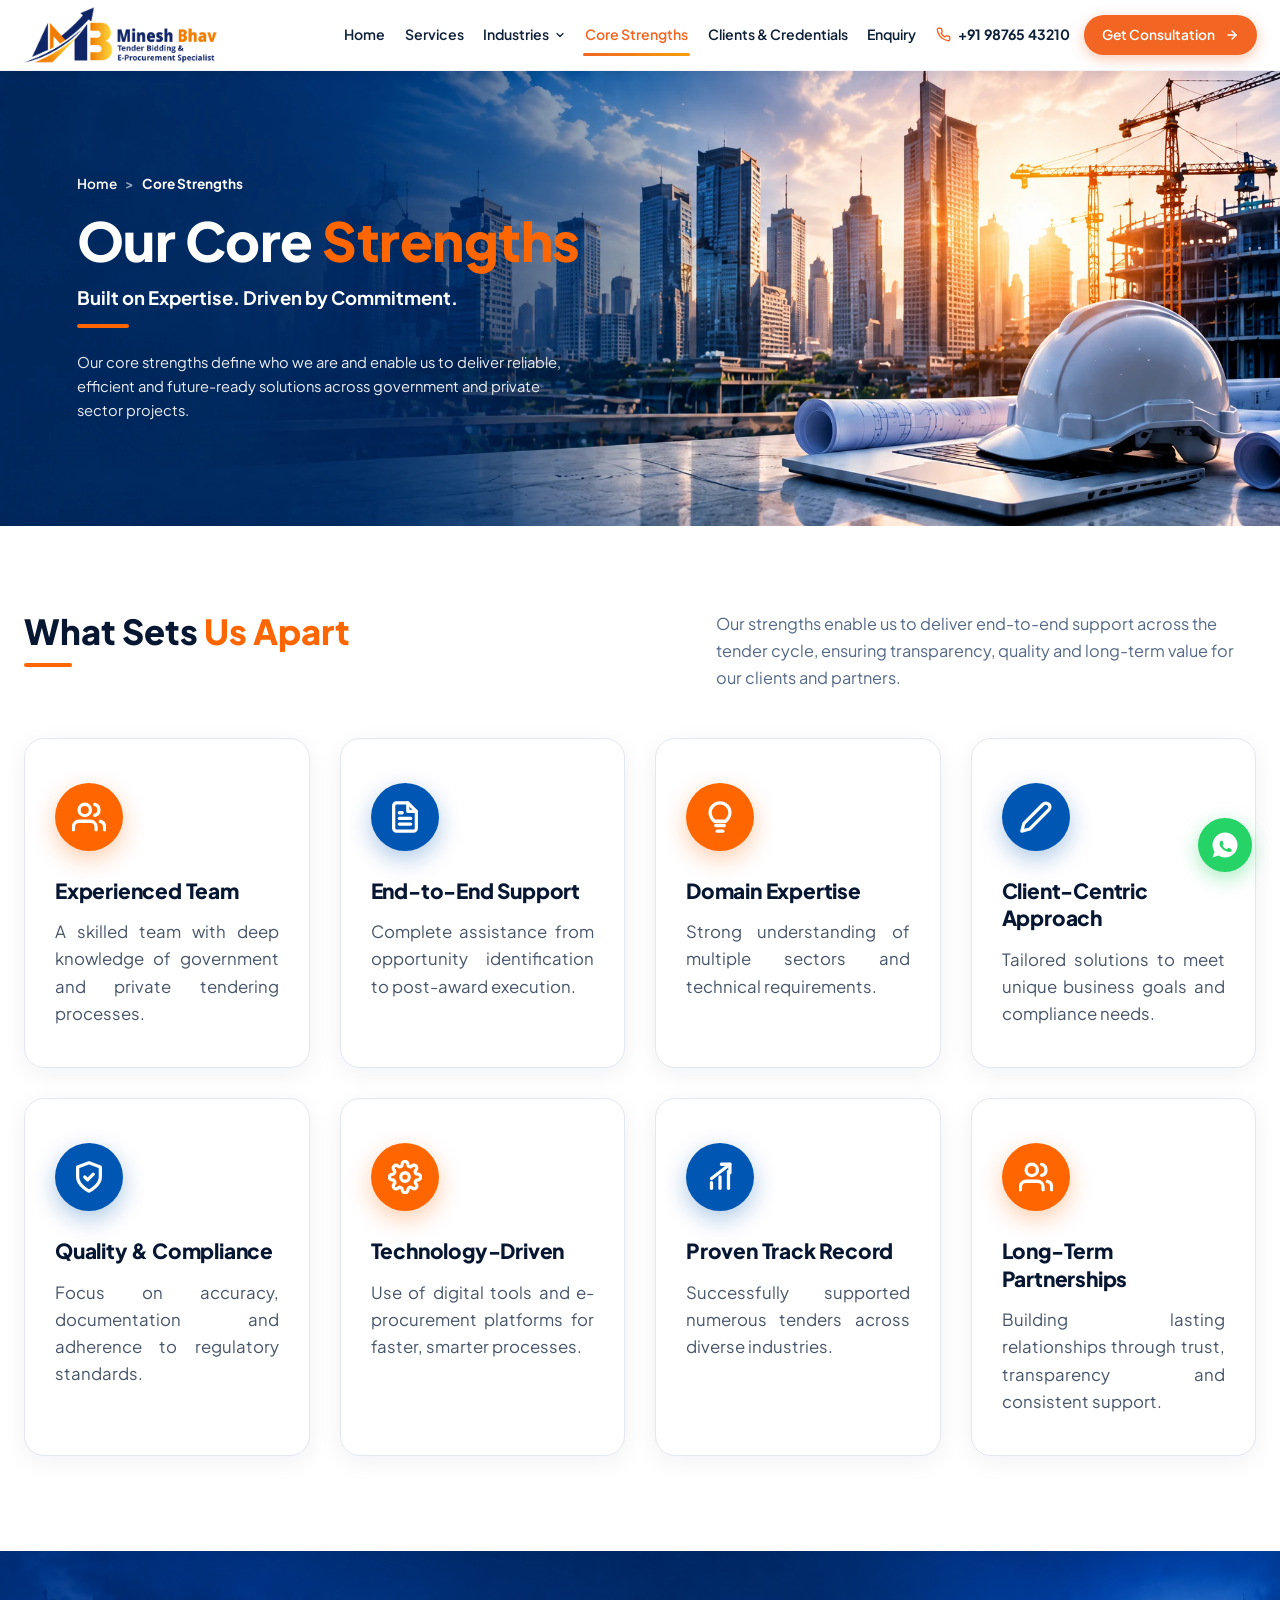
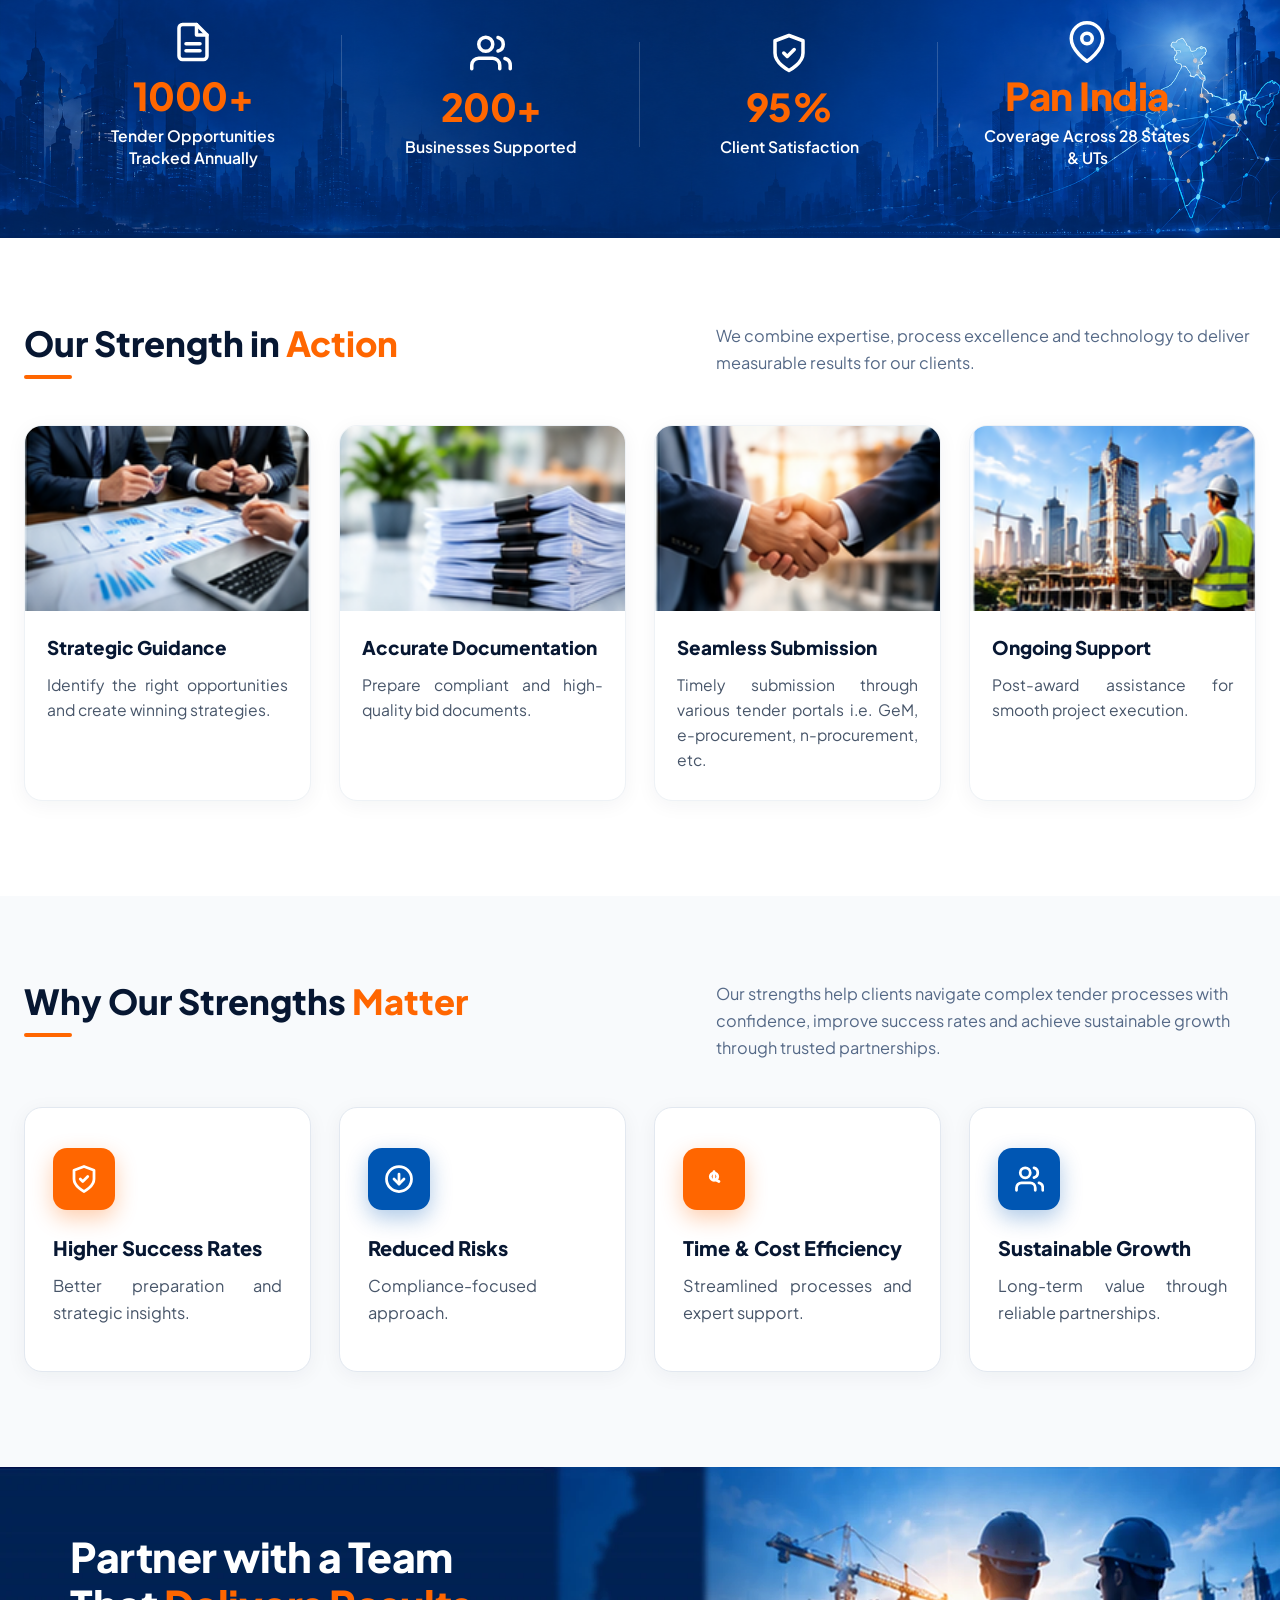
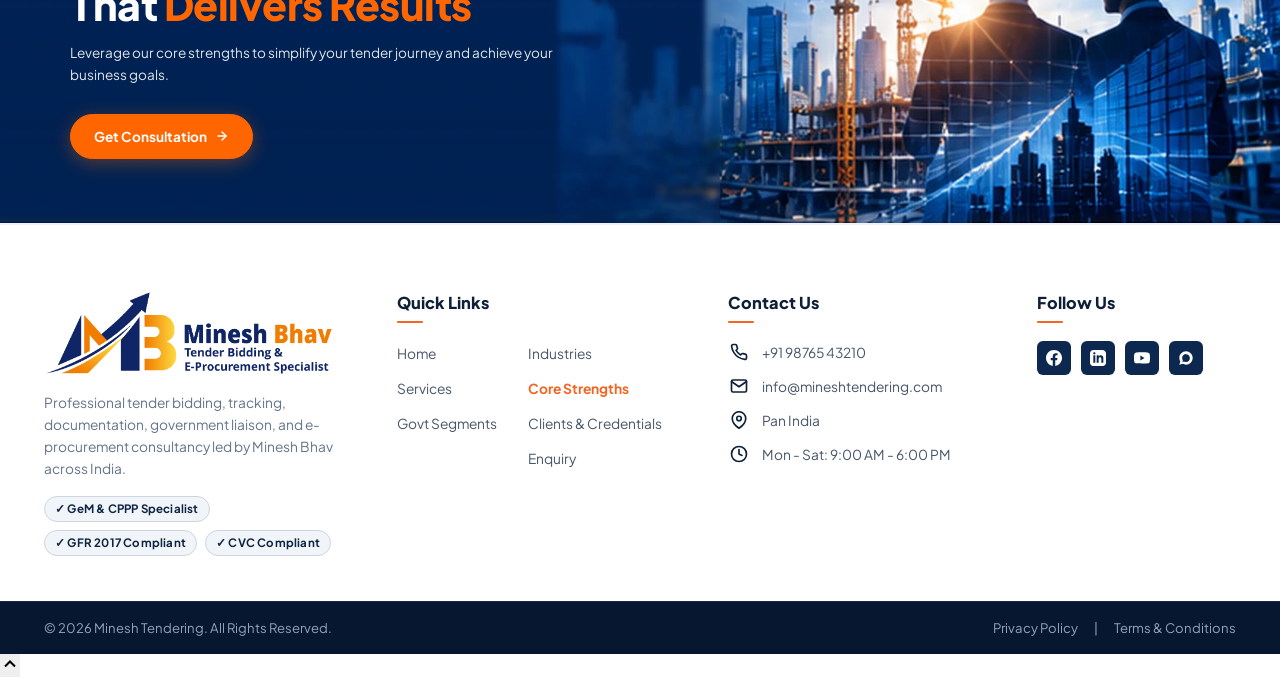
<file: core-strengths-page.html>
<!DOCTYPE html>
<html lang="en">
<head>
  <meta charset="UTF-8">
  <meta name="viewport" content="width=device-width, initial-scale=1.0">
  <title>Core Strengths | Minesh Bhav - Tender Specialist</title>
  <meta name="description" content="Discover our winning 5-step bidding process, 500+ portal expertise, meticulous compliance review, high success ratios, and end-to-end procedural rigor.">
  <meta name="keywords" content="tender bidding methodology, tender compliance specialist, e-procurement success rate, tender process India, bid evaluation expertise">
  <meta name="author" content="Minesh Bhav">
  <meta name="robots" content="index, follow, max-snippet:-1, max-image-preview:large, max-video-preview:-1">
  <meta name="googlebot" content="index, follow, max-snippet:-1, max-image-preview:large, max-video-preview:-1">
  <link rel="canonical" href="https://www.mineshtendering.com/core-strengths.html">
  <link rel="icon" type="image/x-icon" href="favicon.ico">
  <link rel="icon" type="image/png" sizes="32x32" href="assets/favicon-32x32.png">
  <link rel="icon" type="image/png" sizes="16x16" href="assets/favicon-16x16.png">
  <link rel="apple-touch-icon" sizes="180x180" href="assets/apple-touch-icon.png">

  <!-- Open Graph / Facebook -->
  <meta property="og:type" content="website">
  <meta property="og:site_name" content="Minesh Bhav Tender Management">
  <meta property="og:title" content="Core Strengths | Minesh Bhav - Tender Specialist">
  <meta property="og:description" content="Discover our winning 5-step bidding process, 500+ portal expertise, meticulous compliance review, high success ratios, and end-to-end procedural rigor.">
  <meta property="og:url" content="https://www.mineshtendering.com/core-strengths.html">
  <meta property="og:image" content="https://www.mineshtendering.com/assets/logo.png">
  <meta property="og:locale" content="en_IN">

  <!-- Twitter Card -->
  <meta name="twitter:card" content="summary_large_image">
  <meta name="twitter:title" content="Core Strengths | Minesh Bhav - Tender Specialist">
  <meta name="twitter:description" content="Discover our winning 5-step bidding process, 500+ portal expertise, meticulous compliance review, high success ratios, and end-to-end procedural rigor.">
  <meta name="twitter:image" content="https://www.mineshtendering.com/assets/logo.png">

  <!-- Geographic Location Tags (Local SEO India) -->
  <meta name="geo.region" content="IN">
  <meta name="geo.placename" content="India">

  <!-- Structured Data (JSON-LD) -->
  <script type="application/ld+json">
{
  "@context": "https://schema.org",
  "@graph": [
    {
      "@type": "BreadcrumbList",
      "itemListElement": [
        {
          "@type": "ListItem",
          "position": 1,
          "name": "Home",
          "item": "https://www.mineshtendering.com/"
        },
        {
          "@type": "ListItem",
          "position": 2,
          "name": "Core Strengths",
          "item": "https://www.mineshtendering.com/core-strengths.html"
        }
      ]
    },
    {
      "@type": "WebPage",
      "name": "Core Strengths - Minesh Bhav",
      "url": "https://www.mineshtendering.com/core-strengths.html",
      "description": "Methodology, 500+ portal mastery, 5-step tender framework, and compliance-first bid execution."
    }
  ]
}
  </script>
  <link rel="preconnect" href="https://fonts.googleapis.com">
  <link rel="preconnect" href="https://fonts.gstatic.com" crossorigin>
  <link href="https://fonts.googleapis.com/css2?family=Plus+Jakarta+Sans:wght@400;500;600;700;800&display=swap" rel="stylesheet">
  <link rel="stylesheet" href="style.css">
</head>
<body>

  <!-- =========================================================================
       1. MAIN HEADER / NAVIGATION BAR
       ========================================================================= -->
  <header class="site-header">
    <div class="header-container">
      <a href="index.html" class="header-logo" aria-label="Minesh Bhav Homepage">
        <img src="assets/logo.png" alt="Minesh Bhav Tender Bidding &amp; E-Procurement Specialist" width="973" height="289" fetchpriority="high">
      </a>

      <button class="mobile-menu-toggle" id="menuToggle" aria-label="Toggle navigation menu">
        <svg viewBox="0 0 24 24" width="24" height="24" fill="none" stroke="currentColor" stroke-width="2">
          <line x1="3" y1="12" x2="21" y2="12"></line>
          <line x1="3" y1="6" x2="21" y2="6"></line>
          <line x1="3" y1="18" x2="21" y2="18"></line>
        </svg>
      </button>

      <nav>
        <ul class="nav-menu" id="navMenu">
          <li><a href="index.html" class="nav-link">Home</a></li>
          <li><a href="services.html" class="nav-link">Services</a></li>
          <li class="nav-item has-dropdown">
            <a href="industries.html" class="nav-link dropdown-toggle" aria-expanded="false" aria-haspopup="true">
              <span>Industries</span>
              <svg class="dropdown-chevron" viewBox="0 0 24 24" width="12" height="12" fill="none" stroke="currentColor" stroke-width="2.5" stroke-linecap="round" stroke-linejoin="round">
                <polyline points="6 9 12 15 18 9"></polyline>
              </svg>
            </a>
            <ul class="dropdown-menu">
              <li><a href="industries.html" class="dropdown-item">Focus Industries</a></li>
              <li><a href="govt-segments.html" class="dropdown-item">Govt Segments</a></li>
            </ul>
          </li>
          <li><a href="core-strengths.html" class="nav-link active">Core Strengths</a></li>
          <li><a href="client-credentials.html" class="nav-link">Clients &amp; Credentials</a></li>
          <li><a href="enquiry.html" class="nav-link">Enquiry</a></li>
        </ul>
      </nav>

      <div class="header-cta" style="display: flex; align-items: center;">
        <a href="tel:+919876543210" class="header-phone-link" aria-label="Call +91 98765 43210">
          <svg viewBox="0 0 24 24" fill="none" stroke="currentColor" stroke-linecap="round" stroke-linejoin="round">
            <path d="M22 16.92v3a2 2 0 0 1-2.18 2 19.79 19.79 0 0 1-8.63-3.07 19.5 19.5 0 0 1-6-6 19.79 19.79 0 0 1-3.07-8.67A2 2 0 0 1 4.11 2h3a2 2 0 0 1 2 1.72 12.84 12.84 0 0 0 .7 2.81 2 2 0 0 1-.45 2.11L8.09 9.91a16 16 0 0 0 6 6l1.27-1.27a2 2 0 0 1 2.11-.45 12.84 12.84 0 0 0 2.81.7A2 2 0 0 1 22 16.92z"></path>
          </svg>
          <span>+91 98765 43210</span>
        </a>

        <a href="#consultation-modal" class="btn btn-primary open-modal-btn">
          Get Consultation
          <svg viewBox="0 0 24 24" fill="none" stroke="currentColor" stroke-width="2.5" stroke-linecap="round" stroke-linejoin="round">
            <line x1="5" y1="12" x2="19" y2="12"></line>
            <polyline points="12 5 19 12 12 19"></polyline>
          </svg>
        </a>
      </div>
    </div>
  </header>

  <!-- =========================================================================
       2. HERO BANNER SECTION - 100% FULL-WIDTH DISPLAY
       ========================================================================= -->
  <section class="core-hero-banner-section">
    <div class="core-banner-wrap">
      <!-- Master Clean Full-Width Background Image (2102x748) -->
      <picture>
        <source srcset="assets/core_strengths_banner_section.webp" type="image/webp">
        <img src="assets/core_strengths_banner_section.png" alt="Our Core Strengths - Built on Expertise. Driven by Commitment." class="core-banner-bg-img" width="2102" height="748" fetchpriority="high" loading="eager" decoding="async">
      </picture>

      <!-- Live Interactive Overlay Layer -->
      <div class="core-banner-overlay">
        <div class="core-banner-left">
          <nav class="core-banner-breadcrumbs" aria-label="Breadcrumb">
            <a href="index.html">Home</a>
            <span class="sep">&gt;</span>
            <span class="curr">Core Strengths</span>
          </nav>

          <h1 class="core-banner-title">
            Our Core <span class="text-orange">Strengths</span>
          </h1>

          <h2 class="core-banner-subtitle">
            Built on Expertise. Driven by Commitment.
          </h2>
          <div class="core-accent-line"></div>

          <p class="core-banner-desc">
            Our core strengths define who we are and enable us to deliver reliable, efficient and future-ready solutions across government and private sector projects.
          </p>
        </div>
      </div>
    </div>
  </section>

  <!-- =========================================================================
       3. WHAT SETS US APART SECTION (8 Core Strength Cards)
       ========================================================================= -->
  <section class="what-sets-apart-section">
    <div class="container">
      <div class="core-section-header">
        <div class="core-header-left">
          <h2>What Sets <span class="text-orange">Us Apart</span></h2>
          <div class="header-accent-line"></div>
        </div>
        <div class="core-header-right">
          <p>Our strengths enable us to deliver end-to-end support across the tender cycle, ensuring transparency, quality and long-term value for our clients and partners.</p>
        </div>
      </div>

      <div class="sets-apart-grid">
        <!-- Card 1 -->
        <div class="sets-apart-card">
          <div class="sets-apart-icon-badge bg-orange">
            <svg viewBox="0 0 24 24" fill="none" stroke="currentColor" stroke-width="2.2" stroke-linecap="round" stroke-linejoin="round">
              <path d="M17 21v-2a4 4 0 0 0-4-4H5a4 4 0 0 0-4 4v2"></path>
              <circle cx="9" cy="7" r="4"></circle>
              <path d="M23 21v-2a4 4 0 0 0-3-3.87"></path>
              <path d="M16 3.13a4 4 0 0 1 0 7.75"></path>
            </svg>
          </div>
          <h3 class="sets-apart-title">Experienced Team</h3>
          <p class="sets-apart-desc">A skilled team with deep knowledge of government and private tendering processes.</p>
        </div>

        <!-- Card 2 -->
        <div class="sets-apart-card">
          <div class="sets-apart-icon-badge bg-blue">
            <svg viewBox="0 0 24 24" fill="none" stroke="currentColor" stroke-width="2.2" stroke-linecap="round" stroke-linejoin="round">
              <path d="M14 2H6a2 2 0 0 0-2 2v16a2 2 0 0 0 2 2h12a2 2 0 0 0 2-2V8z"></path>
              <polyline points="14 2 14 8 20 8"></polyline>
              <line x1="16" y1="13" x2="8" y2="13"></line>
              <line x1="16" y1="17" x2="8" y2="17"></line>
              <line x1="10" y1="9" x2="8" y2="9"></line>
            </svg>
          </div>
          <h3 class="sets-apart-title">End-to-End Support</h3>
          <p class="sets-apart-desc">Complete assistance from opportunity identification to post-award execution.</p>
        </div>

        <!-- Card 3 -->
        <div class="sets-apart-card">
          <div class="sets-apart-icon-badge bg-orange">
            <svg viewBox="0 0 24 24" fill="none" stroke="currentColor" stroke-width="2.2" stroke-linecap="round" stroke-linejoin="round">
              <path d="M9 18h6"></path>
              <path d="M10 22h4"></path>
              <path d="M12 2a7 7 0 0 0-7 7c0 2.5 1.5 4.5 3 6h8c1.5-1.5 3-3.5 3-6a7 7 0 0 0-7-7z"></path>
            </svg>
          </div>
          <h3 class="sets-apart-title">Domain Expertise</h3>
          <p class="sets-apart-desc">Strong understanding of multiple sectors and technical requirements.</p>
        </div>

        <!-- Card 4 -->
        <div class="sets-apart-card">
          <div class="sets-apart-icon-badge bg-blue">
            <svg viewBox="0 0 24 24" fill="none" stroke="currentColor" stroke-width="2.2" stroke-linecap="round" stroke-linejoin="round">
              <path d="M17 3a2.828 2.828 0 1 1 4 4L7.5 20.5 2 22l1.5-5.5L17 3z"></path>
            </svg>
          </div>
          <h3 class="sets-apart-title">Client-Centric Approach</h3>
          <p class="sets-apart-desc">Tailored solutions to meet unique business goals and compliance needs.</p>
        </div>

        <!-- Card 5 -->
        <div class="sets-apart-card">
          <div class="sets-apart-icon-badge bg-blue">
            <svg viewBox="0 0 24 24" fill="none" stroke="currentColor" stroke-width="2.2" stroke-linecap="round" stroke-linejoin="round">
              <path d="M12 22s8-4 8-10V5l-8-3-8 3v7c0 6 8 10 8 10z"></path>
              <polyline points="9 12 11 14 15 10"></polyline>
            </svg>
          </div>
          <h3 class="sets-apart-title">Quality &amp; Compliance</h3>
          <p class="sets-apart-desc">Focus on accuracy, documentation and adherence to regulatory standards.</p>
        </div>

        <!-- Card 6 -->
        <div class="sets-apart-card">
          <div class="sets-apart-icon-badge bg-orange">
            <svg viewBox="0 0 24 24" fill="none" stroke="currentColor" stroke-width="2.2" stroke-linecap="round" stroke-linejoin="round">
              <circle cx="12" cy="12" r="3"></circle>
              <path d="M19.4 15a1.65 1.65 0 0 0 .33 1.82l.06.06a2 2 0 0 1 0 2.83 2 2 0 0 1-2.83 0l-.06-.06a1.65 1.65 0 0 0-1.82-.33 1.65 1.65 0 0 0-1 1.51V21a2 2 0 0 1-2 2 2 2 0 0 1-2-2v-.09A1.65 1.65 0 0 0 9 19.4a1.65 1.65 0 0 0-1.82.33l-.06.06a2 2 0 0 1-2.83 0 2 2 0 0 1 0-2.83l.06-.06a1.65 1.65 0 0 0 .33-1.82 1.65 1.65 0 0 0-1.51-1H3a2 2 0 0 1-2-2 2 2 0 0 1 2-2h.09A1.65 1.65 0 0 0 4.6 9a1.65 1.65 0 0 0-.33-1.82l-.06-.06a2 2 0 0 1 0-2.83 2 2 0 0 1 2.83 0l.06.06a1.65 1.65 0 0 0 1.82.33H9a1.65 1.65 0 0 0 1-1.51V3a2 2 0 0 1 2-2 2 2 0 0 1 2 2v.09a1.65 1.65 0 0 0 1 1.51 1.65 1.65 0 0 0 1.82-.33l.06-.06a2 2 0 0 1 2.83 0 2 2 0 0 1 0 2.83l-.06.06a1.65 1.65 0 0 0-.33 1.82V9a1.65 1.65 0 0 0 1.51 1H21a2 2 0 0 1 2 2 2 2 0 0 1-2 2h-.09a1.65 1.65 0 0 0-1.51 1z"></path>
            </svg>
          </div>
          <h3 class="sets-apart-title">Technology-Driven</h3>
          <p class="sets-apart-desc">Use of digital tools and e-procurement platforms for faster, smarter processes.</p>
        </div>

        <!-- Card 7 -->
        <div class="sets-apart-card">
          <div class="sets-apart-icon-badge bg-blue">
            <svg viewBox="0 0 24 24" fill="none" stroke="currentColor" stroke-width="2.2" stroke-linecap="round" stroke-linejoin="round">
              <line x1="18" y1="20" x2="18" y2="8"></line>
              <line x1="12" y1="20" x2="12" y2="12"></line>
              <line x1="6" y1="20" x2="6" y2="16"></line>
              <line x1="6" y1="13" x2="19" y2="3"></line>
              <polyline points="13 3 19 3 19 9"></polyline>
            </svg>
          </div>
          <h3 class="sets-apart-title">Proven Track Record</h3>
          <p class="sets-apart-desc">Successfully supported numerous tenders across diverse industries.</p>
        </div>

        <!-- Card 8 -->
        <div class="sets-apart-card">
          <div class="sets-apart-icon-badge bg-orange">
            <svg viewBox="0 0 24 24" fill="none" stroke="currentColor" stroke-width="2.2" stroke-linecap="round" stroke-linejoin="round">
              <path d="M17 21v-2a4 4 0 0 0-4-4H5a4 4 0 0 0-4 4v2"></path>
              <circle cx="9" cy="7" r="4"></circle>
              <path d="M23 21v-2a4 4 0 0 0-3-3.87"></path>
              <path d="M16 3.13a4 4 0 0 1 0 7.75"></path>
            </svg>
          </div>
          <h3 class="sets-apart-title">Long-Term Partnerships</h3>
          <p class="sets-apart-desc">Building lasting relationships through trust, transparency and consistent support.</p>
        </div>
      </div>
    </div>
  </section>

  <!-- =========================================================================
       4. STATS COUNTER BANNER SECTION (Dark Navy with Subtle Map)
       ========================================================================= -->
  <section class="core-stats-banner-section">
    <div class="container">
      <div class="core-stats-grid">
        <!-- Stat 1 -->
        <div class="core-stat-item">
          <div class="core-stat-icon">
            <svg viewBox="0 0 24 24" fill="none" stroke="currentColor" stroke-width="2" stroke-linecap="round" stroke-linejoin="round">
              <path d="M14 2H6a2 2 0 0 0-2 2v16a2 2 0 0 0 2 2h12a2 2 0 0 0 2-2V8z"></path>
              <polyline points="14 2 14 8 20 8"></polyline>
              <line x1="16" y1="13" x2="8" y2="13"></line>
              <line x1="16" y1="17" x2="8" y2="17"></line>
            </svg>
          </div>
          <div class="core-stat-value">1000+</div>
          <div class="core-stat-label">Tender Opportunities Tracked Annually</div>
        </div>

        <!-- Stat 2 -->
        <div class="core-stat-item">
          <div class="core-stat-icon">
            <svg viewBox="0 0 24 24" fill="none" stroke="currentColor" stroke-width="2" stroke-linecap="round" stroke-linejoin="round">
              <path d="M17 21v-2a4 4 0 0 0-4-4H5a4 4 0 0 0-4 4v2"></path>
              <circle cx="9" cy="7" r="4"></circle>
              <path d="M23 21v-2a4 4 0 0 0-3-3.87"></path>
              <path d="M16 3.13a4 4 0 0 1 0 7.75"></path>
            </svg>
          </div>
          <div class="core-stat-value">200+</div>
          <div class="core-stat-label">Businesses Supported</div>
        </div>

        <!-- Stat 3 -->
        <div class="core-stat-item">
          <div class="core-stat-icon">
            <svg viewBox="0 0 24 24" fill="none" stroke="currentColor" stroke-width="2" stroke-linecap="round" stroke-linejoin="round">
              <path d="M12 22s8-4 8-10V5l-8-3-8 3v7c0 6 8 10 8 10z"></path>
              <polyline points="9 12 11 14 15 10"></polyline>
            </svg>
          </div>
          <div class="core-stat-value">95%</div>
          <div class="core-stat-label">Client Satisfaction</div>
        </div>

        <!-- Stat 4 -->
        <div class="core-stat-item">
          <div class="core-stat-icon">
            <svg viewBox="0 0 24 24" fill="none" stroke="currentColor" stroke-width="2" stroke-linecap="round" stroke-linejoin="round">
              <path d="M21 10c0 7-9 13-9 13s-9-6-9-13a9 9 0 0 1 18 0z"></path>
              <circle cx="12" cy="10" r="3"></circle>
            </svg>
          </div>
          <div class="core-stat-value">Pan India</div>
          <div class="core-stat-label">Coverage Across 28 States &amp; UTs</div>
        </div>
      </div>
    </div>
  </section>

  <!-- =========================================================================
       5. OUR STRENGTH IN ACTION SECTION (4 Step Process Cards)
       ========================================================================= -->
  <section class="strength-action-section">
    <div class="container">
      <div class="core-section-header">
        <div class="core-header-left">
          <h2>Our Strength in <span class="text-orange">Action</span></h2>
          <div class="header-accent-line"></div>
        </div>
        <div class="core-header-right">
          <p>We combine expertise, process excellence and technology to deliver measurable results for our clients.</p>
        </div>
      </div>

      <div class="strength-action-grid">
        <!-- Action Card 1 -->
        <div class="action-process-card">
          <div class="action-card-photo-wrap">
            <img src="assets/core_action_1.png" alt="Strategic Guidance" width="191" height="131" loading="lazy">
          </div>
          <div class="action-card-body">
            <div class="action-header-row">
              <h3 class="action-card-title">Strategic Guidance</h3>
            </div>
            <p class="action-card-desc">Identify the right opportunities and create winning strategies.</p>
          </div>
        </div>

        <!-- Action Card 2 -->
        <div class="action-process-card">
          <div class="action-card-photo-wrap">
            <img src="assets/core_action_2.png" alt="Accurate Documentation" width="191" height="131" loading="lazy">
          </div>
          <div class="action-card-body">
            <div class="action-header-row">
              <h3 class="action-card-title">Accurate Documentation</h3>
            </div>
            <p class="action-card-desc">Prepare compliant and high-quality bid documents.</p>
          </div>
        </div>

        <!-- Action Card 3 -->
        <div class="action-process-card">
          <div class="action-card-photo-wrap">
            <img src="assets/core_action_3.png" alt="Seamless Submission" width="191" height="131" loading="lazy">
          </div>
          <div class="action-card-body">
            <div class="action-header-row">
              <h3 class="action-card-title">Seamless Submission</h3>
            </div>
            <p class="action-card-desc">Timely submission through various tender portals i.e. GeM, e-procurement, n-procurement, etc.</p>
          </div>
        </div>

        <!-- Action Card 4 -->
        <div class="action-process-card">
          <div class="action-card-photo-wrap">
            <img src="assets/core_action_4.png" alt="Ongoing Support" width="191" height="131" loading="lazy">
          </div>
          <div class="action-card-body">
            <div class="action-header-row">
              <h3 class="action-card-title">Ongoing Support</h3>
            </div>
            <p class="action-card-desc">Post-award assistance for smooth project execution.</p>
          </div>
        </div>
      </div>
    </div>
  </section>

  <!-- =========================================================================
       6. WHY OUR STRENGTHS MATTER SECTION (4 Rounded Square Benefit Cards)
       ========================================================================= -->
  <section class="why-strengths-matter-section">
    <div class="container">
      <div class="core-section-header">
        <div class="core-header-left">
          <h2>Why Our Strengths <span class="text-orange">Matter</span></h2>
          <div class="header-accent-line"></div>
        </div>
        <div class="core-header-right">
          <p>Our strengths help clients navigate complex tender processes with confidence, improve success rates and achieve sustainable growth through trusted partnerships.</p>
        </div>
      </div>

      <div class="why-matter-grid">
        <!-- Benefit Card 1 -->
        <div class="why-matter-card">
          <div class="why-matter-badge bg-orange">
            <svg viewBox="0 0 24 24" fill="none" stroke="currentColor" stroke-width="2" stroke-linecap="round" stroke-linejoin="round">
              <path d="M12 22s8-4 8-10V5l-8-3-8 3v7c0 6 8 10 8 10z"></path>
              <polyline points="9 12 11 14 15 10"></polyline>
            </svg>
          </div>
          <h3 class="why-matter-title">Higher Success Rates</h3>
          <p class="why-matter-desc">Better preparation and strategic insights.</p>
        </div>

        <!-- Benefit Card 2 -->
        <div class="why-matter-card">
          <div class="why-matter-badge bg-blue">
            <svg viewBox="0 0 24 24" fill="none" stroke="currentColor" stroke-width="2" stroke-linecap="round" stroke-linejoin="round">
              <circle cx="12" cy="12" r="10"></circle>
              <line x1="12" y1="8" x2="12" y2="16"></line>
              <polyline points="8 12 12 16 16 12"></polyline>
            </svg>
          </div>
          <h3 class="why-matter-title">Reduced Risks</h3>
          <p class="why-matter-desc">Compliance-focused approach.</p>
        </div>

        <!-- Benefit Card 3 -->
        <div class="why-matter-card">
          <div class="why-matter-badge bg-orange">
            <svg viewBox="0 0 24 24" fill="none" stroke="currentColor" stroke-width="2" stroke-linecap="round" stroke-linejoin="round">
              <circle cx="12" cy="10" r="3"></circle>
              <polyline points="12 6 12 12 16 14"></polyline>
            </svg>
          </div>
          <h3 class="why-matter-title">Time &amp; Cost Efficiency</h3>
          <p class="why-matter-desc">Streamlined processes and expert support.</p>
        </div>

        <!-- Benefit Card 4 -->
        <div class="why-matter-card">
          <div class="why-matter-badge bg-blue">
            <svg viewBox="0 0 24 24" fill="none" stroke="currentColor" stroke-width="2" stroke-linecap="round" stroke-linejoin="round">
              <path d="M17 21v-2a4 4 0 0 0-4-4H6a4 4 0 0 0-4 4v2"></path>
              <circle cx="9" cy="7" r="4"></circle>
              <path d="M23 21v-2a4 4 0 0 0-3-3.87"></path>
              <path d="M16 3.13a4 4 0 0 1 0 7.75"></path>
            </svg>
          </div>
          <h3 class="why-matter-title">Sustainable Growth</h3>
          <p class="why-matter-desc">Long-term value through reliable partnerships.</p>
        </div>
      </div>
    </div>
  </section>

  <!-- =========================================================================
       7. BOTTOM CTA BANNER SECTION - 100% FULL-WIDTH DISPLAY
       ========================================================================= -->
  <section class="core-cta-banner-section">
    <div class="core-cta-banner-wrap">
      <!-- Master Clean Full-Width Background Image (1742x484) -->
      <picture>
        <source srcset="assets/core_strengths_cta_hd.webp" type="image/webp">
        <img src="assets/core_strengths_cta_hd.png" alt="Partner with a Team That Delivers Results" class="core-cta-bg-img" width="1742" height="484" loading="lazy" decoding="async">
      </picture>

      <!-- Live Interactive Overlay Layer -->
      <div class="core-cta-overlay">
        <div class="core-cta-left">
          <h2 class="core-cta-title">
            Partner with a Team<br>That <span class="text-orange">Delivers Results</span>
          </h2>
          <p class="core-cta-desc">
            Leverage our core strengths to simplify your tender journey and achieve your business goals.
          </p>
          <a href="#consultation-modal" class="btn btn-primary open-modal-btn">
            <span>Get Consultation</span>
            <svg viewBox="0 0 24 24" fill="none" stroke="currentColor" stroke-width="2.5" stroke-linecap="round" stroke-linejoin="round" width="16" height="16">
              <line x1="5" y1="12" x2="19" y2="12"></line>
              <polyline points="12 5 19 12 12 19"></polyline>
            </svg>
          </a>
        </div>
      </div>
    </div>
  </section>

  <!-- =========================================================================
       8. UNIFIED 4-COLUMN FOOTER
       ========================================================================= -->
  <footer class="site-footer" id="footer">
    <div class="container">
      <div class="footer-top-grid">
        <!-- Col 1: Brand & Credentials -->
        <div class="footer-brand">
          <a href="index.html" class="footer-logo-link" aria-label="Minesh Bhav Tender Management Homepage">
            <img src="assets/logo.png" alt="Minesh Bhav Tender Bidding &amp; E-Procurement Specialist">
          </a>
          <p class="footer-brand-desc">
            Professional tender bidding, tracking, documentation, government liaison, and e-procurement consultancy led by Minesh Bhav across India.
          </p>
          <div class="footer-badges-wrap">
            <span class="footer-badge-pill">✓ GeM &amp; CPPP Specialist</span>
            <span class="footer-badge-pill">✓ GFR 2017 Compliant</span>
            <span class="footer-badge-pill">✓ CVC Compliant</span>
          </div>
        </div>

        <!-- Col 2: Links (Duo Columns) -->
        <div class="footer-links-col">
          <h4 class="footer-col-title">Quick Links</h4>
          <div class="footer-links-duo">
            <ul class="footer-links-list">
              <li><a href="index.html">Home</a></li>
              <li><a href="services.html">Services</a></li>
              <li><a href="govt-segments.html">Govt Segments</a></li>
            </ul>
            <ul class="footer-links-list">
              <li><a href="industries.html">Industries</a></li>
              <li><a href="core-strengths.html" style="color: var(--primary-orange); font-weight: 700;">Core Strengths</a></li>
              <li><a href="client-credentials.html">Clients &amp; Credentials</a></li>
              <li><a href="enquiry.html">Enquiry</a></li>
            </ul>
          </div>
        </div>

        <!-- Col 3: Contact Info -->
        <div class="footer-contact-col">
          <h4 class="footer-col-title">Contact Us</h4>
          <ul class="footer-contact-list">
            <li class="footer-contact-item">
              <span class="icon">
                <svg viewBox="0 0 24 24" fill="none" stroke="currentColor" stroke-width="2.2" stroke-linecap="round" stroke-linejoin="round">
                  <path d="M22 16.92v3a2 2 0 0 1-2.18 2 19.79 19.79 0 0 1-8.63-3.07 19.5 19.5 0 0 1-6-6 19.79 19.79 0 0 1-3.07-8.67A2 2 0 0 1 4.11 2h3a2 2 0 0 1 2 1.72 12.84 12.84 0 0 0 .7 2.81 2 2 0 0 1-.45 2.11L8.09 9.91a16 16 0 0 0 6 6l1.27-1.27a2 2 0 0 1 2.11-.45 12.84 12.84 0 0 0 2.81.7A2 2 0 0 1 22 16.92z"></path>
                </svg>
              </span>
              <a href="tel:+919876543210">+91 98765 43210</a>
            </li>
            <li class="footer-contact-item">
              <span class="icon">
                <svg viewBox="0 0 24 24" fill="none" stroke="currentColor" stroke-width="2.2" stroke-linecap="round" stroke-linejoin="round">
                  <path d="M4 4h16c1.1 0 2 .9 2 2v12c0 1.1-.9 2-2 2H4c-1.1 0-2-.9-2-2V6c0-1.1.9-2 2-2z"></path>
                  <polyline points="22,6 12,13 2,6"></polyline>
                </svg>
              </span>
              <a href="mailto:info@mineshtendering.com">info@mineshtendering.com</a>
            </li>
            <li class="footer-contact-item">
              <span class="icon">
                <svg viewBox="0 0 24 24" fill="none" stroke="currentColor" stroke-width="2.2" stroke-linecap="round" stroke-linejoin="round">
                  <path d="M21 10c0 7-9 13-9 13s-9-6-9-13a9 9 0 0 1 18 0z"></path>
                  <circle cx="12" cy="10" r="3"></circle>
                </svg>
              </span>
              <span>Pan India</span>
            </li>
            <li class="footer-contact-item">
              <span class="icon">
                <svg viewBox="0 0 24 24" fill="none" stroke="currentColor" stroke-width="2.2" stroke-linecap="round" stroke-linejoin="round">
                  <circle cx="12" cy="12" r="10"></circle>
                  <polyline points="12 6 12 12 16 14"></polyline>
                </svg>
              </span>
              <span>Mon - Sat: 9:00 AM - 6:00 PM</span>
            </li>
          </ul>
        </div>

        <!-- Col 4: Follow Us -->
        <div class="footer-social-col">
          <h4 class="footer-col-title">Follow Us</h4>
          <div class="footer-social-row">
            <a href="https://facebook.com" target="_blank" rel="noopener noreferrer" class="social-btn" aria-label="Facebook">
              <svg viewBox="0 0 24 24" fill="currentColor">
                <path d="M24 12.073c0-6.627-5.373-12-12-12s-12 5.373-12 12c0 5.99 4.388 10.954 10.125 11.854v-8.385H7.078v-3.47h3.047V9.43c0-3.007 1.792-4.669 4.533-4.669 1.312 0 2.686.235 2.686.235v2.953H15.83c-1.491 0-1.956.925-1.956 1.874v2.25h3.328l-.532 3.47h-2.796v8.385C19.612 23.027 24 18.062 24 12.073z"/>
              </svg>
            </a>
            <a href="https://linkedin.com" target="_blank" rel="noopener noreferrer" class="social-btn" aria-label="LinkedIn">
              <svg viewBox="0 0 24 24" fill="currentColor">
                <path d="M19 0h-14c-2.761 0-5 2.239-5 5v14c0 2.761 2.239 5 5 5h14c2.762 0 5-2.239 5-5v-14c0-2.761-2.762-5-5-5zm-11 19h-3v-11h3v11zm-1.5-12.268c-.966 0-1.75-.79-1.75-1.764s.784-1.764 1.75-1.764 1.75.79 1.75 1.764-.783 1.764-1.75 1.764zm13.5 12.268h-3v-5.604c0-3.368-4-3.113-4 0v5.604h-3v-11h3v1.765c1.396-2.586 7-2.777 7 2.476v6.759z"/>
              </svg>
            </a>
            <a href="https://youtube.com" target="_blank" rel="noopener noreferrer" class="social-btn" aria-label="YouTube">
              <svg viewBox="0 0 24 24" fill="currentColor">
                <path d="M23.498 6.186a3.016 3.016 0 0 0-2.122-2.136C19.505 3.545 12 3.545 12 3.545s-7.505 0-9.377.505A3.017 3.017 0 0 0 .502 6.186C0 8.07 0 12 0 12s0 3.93.502 5.814a3.016 3.016 0 0 0 2.122 2.136c1.871.505 9.376.505 9.376.505s7.505 0 9.377-.505a3.015 3.015 0 0 0 2.122-2.136C24 15.93 24 12 24 12s0-3.93-.502-5.814zM9.545 15.568V8.432L15.818 12l-6.273 3.568z"/>
              </svg>
            </a>
            <a href="https://wa.me/919876543210" target="_blank" rel="noopener noreferrer" class="social-btn" aria-label="WhatsApp">
              <svg viewBox="0 0 24 24" fill="currentColor">
                <path d="M12.031 6.172c-3.181 0-5.767 2.586-5.768 5.766-.001 1.298.38 2.27 1.019 3.287l-.711 2.598 2.669-.699c.969.54 1.77.838 2.791.838 3.181 0 5.767-2.586 5.768-5.766 0-3.18-2.586-5.766-5.768-5.766zm9.969 5.828c0 5.514-4.486 10-10 10-1.741 0-3.376-.447-4.805-1.23l-5.195 1.36 1.385-5.061c-.868-1.487-1.385-3.227-1.385-5.069 0-5.514 4.486-10 10-10s10 4.486 10 10z"/>
              </svg>
            </a>
          </div>
        </div>
      </div>
    </div>

    <!-- Bottom Copyright Row -->
    <div class="footer-copyright-bar">
      <div class="container">
        <div class="copyright-content">
          <p>© 2026 Minesh Tendering. All Rights Reserved.</p>
          <div class="copyright-links">
            <a href="#">Privacy Policy</a>
            <span>|</span>
            <a href="#">Terms &amp; Conditions</a>
          </div>
        </div>
      </div>
    </div>
  </footer>

  <!-- =========================================================================
       9. CONSULTATION MODAL OVERLAY
       ========================================================================= -->
  <div class="modal-overlay" id="consultation-modal" aria-hidden="true" role="dialog" aria-modal="true">
    <div class="modal-dialog">
      <button class="modal-close-btn" id="modalCloseBtn" aria-label="Close modal">&times;</button>
      <div class="modal-header">
        <span class="modal-tag">Get in Touch</span>
        <h3 class="modal-title">Schedule a Consultation</h3>
        <p class="modal-subtitle">Speak with our senior tender experts and discover win-worthy strategies for your business.</p>
      </div>
      <form class="modal-form" id="consultationForm">
        <div class="form-group">
          <label for="consultName">Full Name *</label>
          <input type="text" id="consultName" name="name" required placeholder="e.g. Rajesh Sharma">
        </div>
        <div class="form-group">
          <label for="consultPhone">Phone Number *</label>
          <input type="tel" id="consultPhone" name="phone" required placeholder="e.g. +91 98765 43210">
        </div>
        <div class="form-group">
          <label for="consultEmail">Business Email *</label>
          <input type="email" id="consultEmail" name="email" required placeholder="e.g. rajesh@company.com">
        </div>
        <div class="form-group">
          <label for="consultService">Interested Industry / Service</label>
          <select id="consultService" name="service">
            <option value="General Inquiry">General Inquiry</option>
            <option value="Core Strengths Consultation">Core Strengths Consultation</option>
            <option value="Government Tenders">Government Tenders</option>
            <option value="Infrastructure Tenders">Infrastructure Tenders</option>
            <option value="Public Procurement">Public Procurement</option>
            <option value="Railways & Metro">Railways &amp; Metro</option>
            <option value="Power & Energy">Power &amp; Energy</option>
            <option value="Roads & Highways">Roads &amp; Highways</option>
          </select>
        </div>
        <div class="form-group">
          <label for="consultMsg">Brief Details / Requirements</label>
          <textarea id="consultMsg" name="message" rows="3" placeholder="Tell us about the project, value, or tender authority..."></textarea>
        </div>
        <button type="submit" class="btn btn-primary btn-block">
          Submit Request
          <svg viewBox="0 0 24 24" fill="none" stroke="currentColor" stroke-width="2.5" stroke-linecap="round" stroke-linejoin="round">
            <line x1="5" y1="12" x2="19" y2="12"></line>
            <polyline points="12 5 19 12 12 19"></polyline>
          </svg>
        </button>
      </form>
    </div>
  </div>

  <!-- WhatsApp Float Button -->
  <a href="https://wa.me/919876543210?text=Hello%2C%20I%20would%20like%20to%20know%20more%20about%20your%20core%20strengths%20and%20tendering%20services."
     class="whatsapp-float-btn"
     target="_blank"
     rel="noopener noreferrer"
     aria-label="Chat on WhatsApp">
    <svg viewBox="0 0 24 24" width="28" height="28" fill="currentColor">
      <path d="M12.031 2C6.511 2 2.025 6.486 2.025 12.006c0 1.956.562 3.821 1.63 5.421L2 22l4.747-1.619a9.98 9.98 0 0 0 5.284 1.625h.005c5.515 0 10.001-4.485 10.001-10.005 0-2.673-1.041-5.186-2.932-7.076A9.94 9.94 0 0 0 12.031 2zm5.836 14.184c-.244.688-1.422 1.314-1.969 1.398-.507.078-1.168.113-3.376-.8-2.316-.957-3.805-3.32-3.921-3.475-.116-.156-.944-1.256-.944-2.396 0-1.14.597-1.703.81-1.936.213-.234.465-.293.62-.293.155 0 .31.002.445.008.143.007.334-.055.522.398.194.468.66 1.611.718 1.728.058.117.097.254.02.408-.078.156-.117.254-.233.391-.117.137-.246.307-.352.412-.117.118-.239.246-.103.481.136.234.606.998 1.301 1.618.895.798 1.65 1.045 1.884 1.162.233.117.37.098.506-.059.136-.156.582-.68.737-.914.156-.234.31-.195.524-.117.214.078 1.358.64 1.591.757.233.117.388.176.446.273.058.098.058.566-.186 1.254z"/>
    </svg>
  </a>

  <!-- Back to Top Button -->
  <button class="back-to-top" id="backToTop" aria-label="Back to top">
    <svg viewBox="0 0 24 24" width="20" height="20" fill="none" stroke="currentColor" stroke-width="2.5">
      <polyline points="18 15 12 9 6 15"></polyline>
    </svg>
  </button>

  <!-- Toast Notification Container -->
  <div class="toast-msg" id="toastMsg" role="alert" aria-live="polite"></div>

  <!-- Main JavaScript File -->
  <script src="script.js"></script>
</body>
</html>
</file>
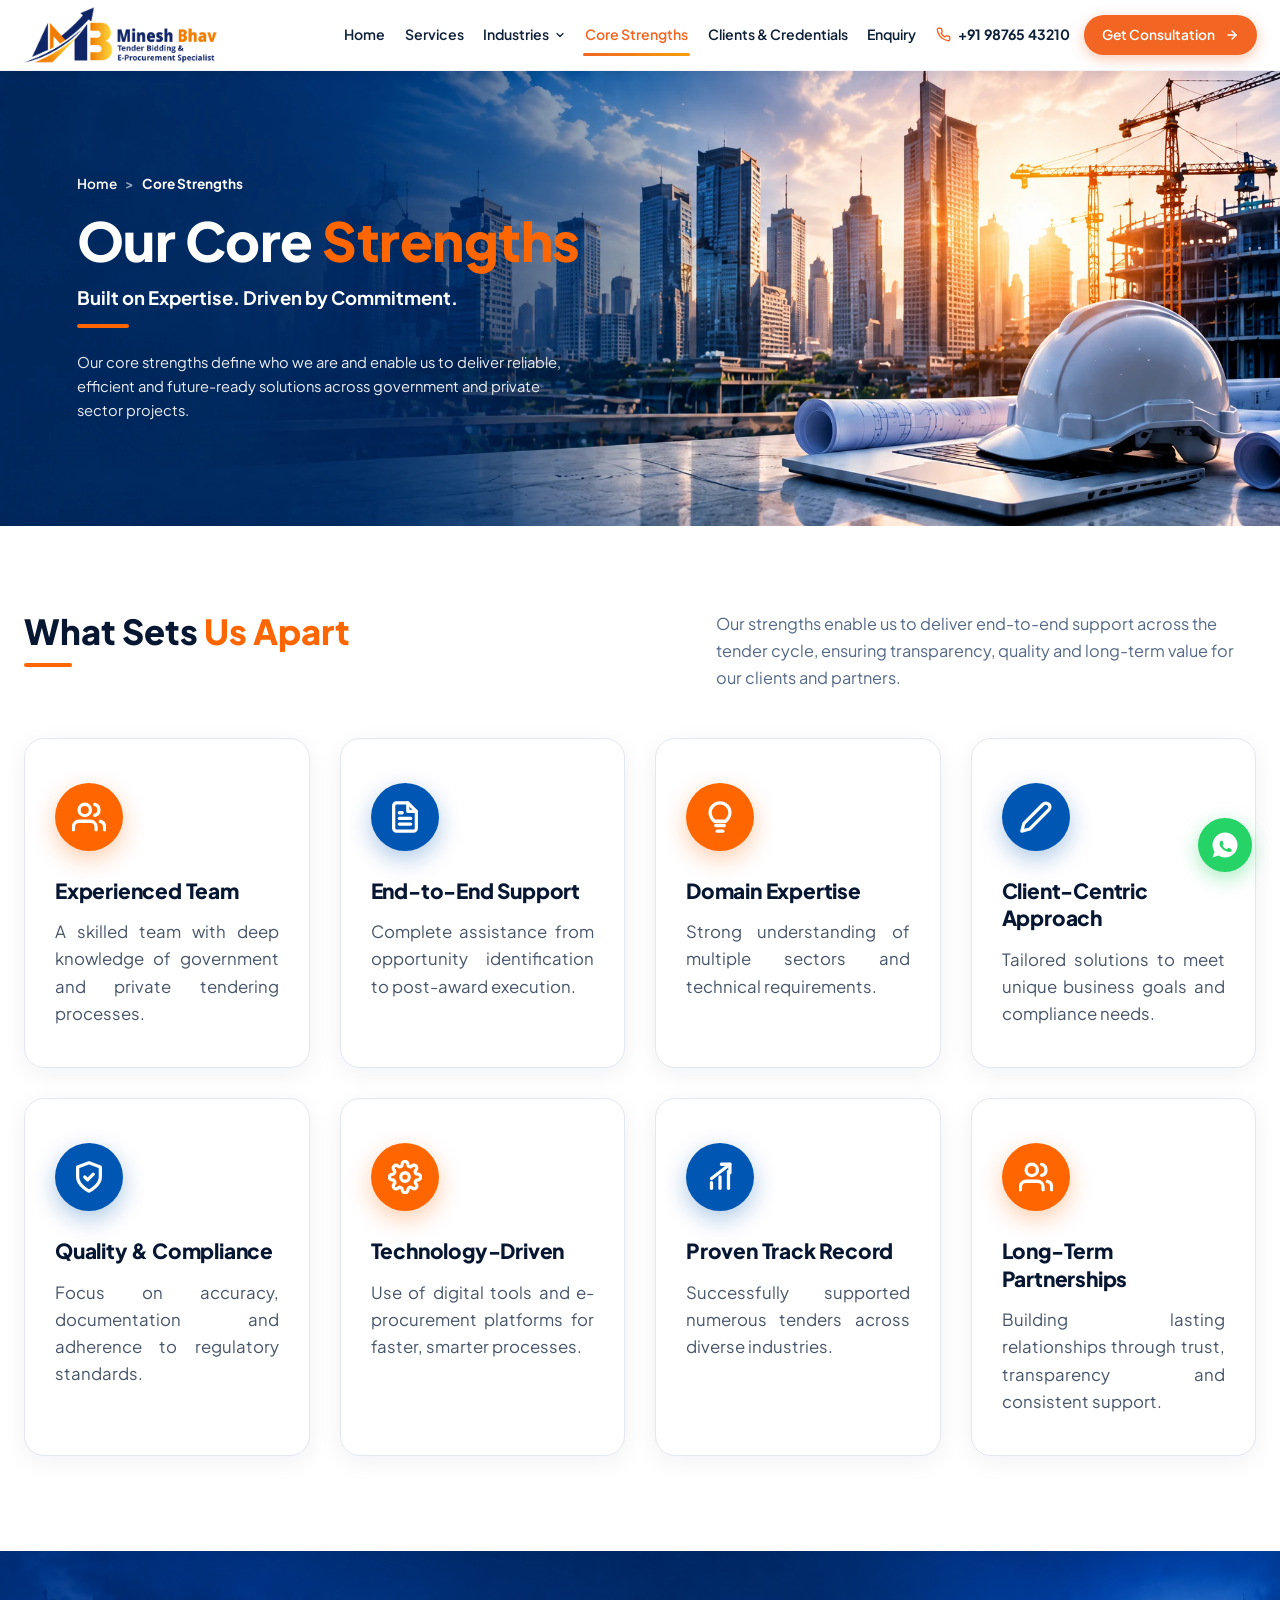
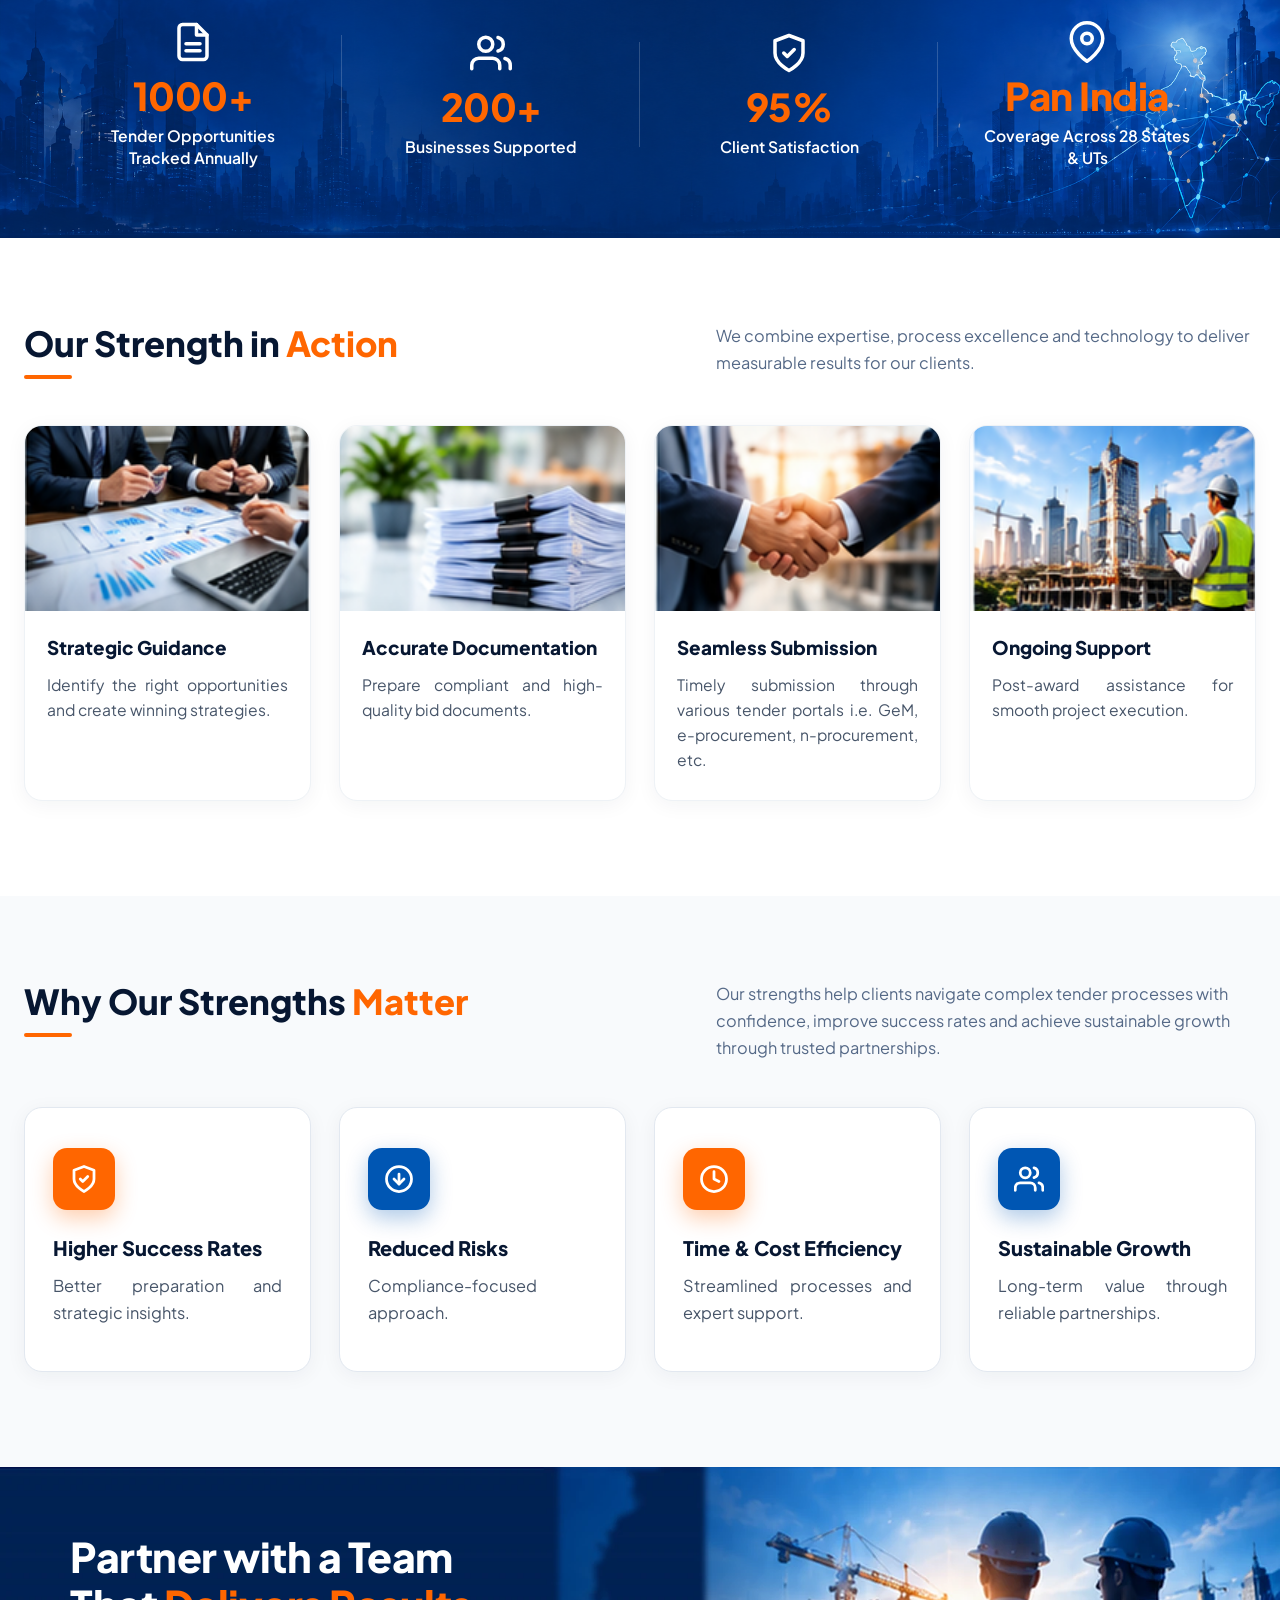
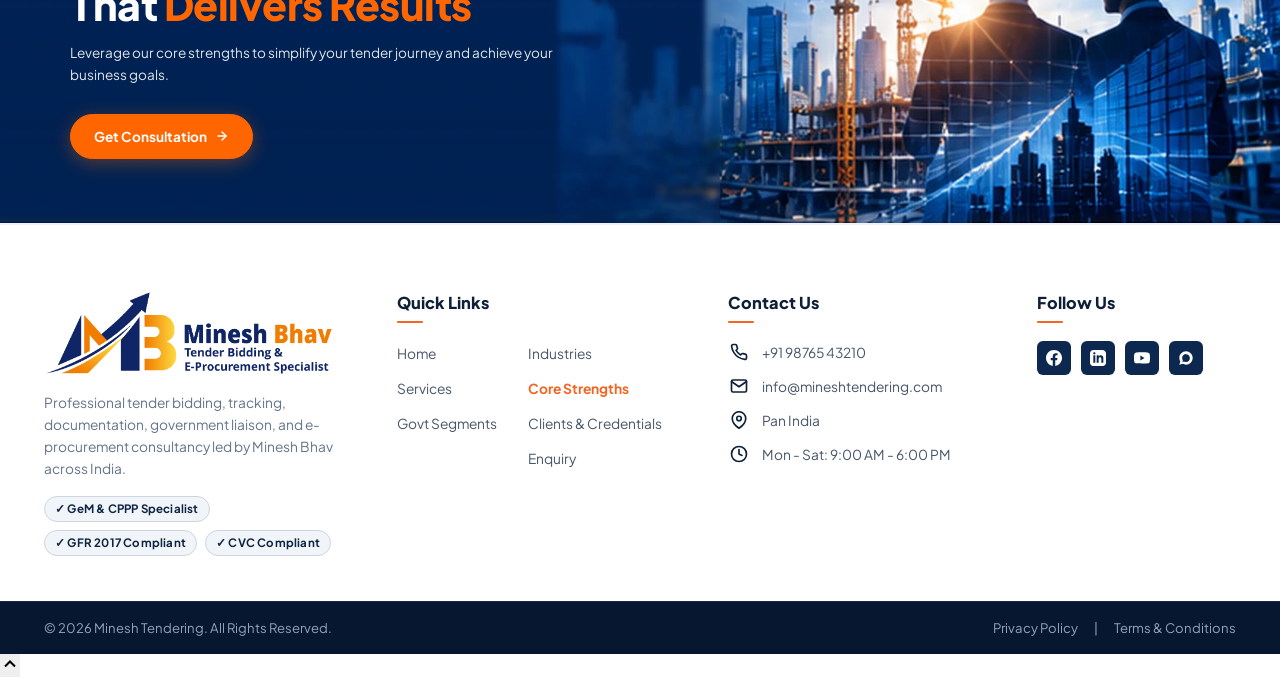
<file: core-strengths.html>
<!DOCTYPE html>
<html lang="en">
<head>
  <meta charset="UTF-8">
  <meta name="viewport" content="width=device-width, initial-scale=1.0">
  <title>Core Strengths | Minesh Bhav - Tender Specialist</title>
  <meta name="description" content="Discover our winning 5-step bidding process, 500+ portal expertise, meticulous compliance review, high success ratios, and end-to-end procedural rigor.">
  <meta name="keywords" content="tender bidding methodology, tender compliance specialist, e-procurement success rate, tender process India, bid evaluation expertise">
  <meta name="author" content="Minesh Bhav">
  <meta name="robots" content="index, follow, max-snippet:-1, max-image-preview:large, max-video-preview:-1">
  <meta name="googlebot" content="index, follow, max-snippet:-1, max-image-preview:large, max-video-preview:-1">
  <link rel="canonical" href="https://www.mineshtendering.com/core-strengths.html">
  <link rel="icon" type="image/x-icon" href="favicon.ico">
  <link rel="icon" type="image/png" sizes="32x32" href="assets/favicon-32x32.png">
  <link rel="icon" type="image/png" sizes="16x16" href="assets/favicon-16x16.png">
  <link rel="apple-touch-icon" sizes="180x180" href="assets/apple-touch-icon.png">

  <!-- Open Graph / Facebook -->
  <meta property="og:type" content="website">
  <meta property="og:site_name" content="Minesh Bhav Tender Management">
  <meta property="og:title" content="Core Strengths | Minesh Bhav - Tender Specialist">
  <meta property="og:description" content="Discover our winning 5-step bidding process, 500+ portal expertise, meticulous compliance review, high success ratios, and end-to-end procedural rigor.">
  <meta property="og:url" content="https://www.mineshtendering.com/core-strengths.html">
  <meta property="og:image" content="https://www.mineshtendering.com/assets/logo.png">
  <meta property="og:locale" content="en_IN">

  <!-- Twitter Card -->
  <meta name="twitter:card" content="summary_large_image">
  <meta name="twitter:title" content="Core Strengths | Minesh Bhav - Tender Specialist">
  <meta name="twitter:description" content="Discover our winning 5-step bidding process, 500+ portal expertise, meticulous compliance review, high success ratios, and end-to-end procedural rigor.">
  <meta name="twitter:image" content="https://www.mineshtendering.com/assets/logo.png">

  <!-- Geographic Location Tags (Local SEO India) -->
  <meta name="geo.region" content="IN">
  <meta name="geo.placename" content="India">

  <!-- Structured Data (JSON-LD) -->
  <script type="application/ld+json">
{
  "@context": "https://schema.org",
  "@graph": [
    {
      "@type": "BreadcrumbList",
      "itemListElement": [
        {
          "@type": "ListItem",
          "position": 1,
          "name": "Home",
          "item": "https://www.mineshtendering.com/"
        },
        {
          "@type": "ListItem",
          "position": 2,
          "name": "Core Strengths",
          "item": "https://www.mineshtendering.com/core-strengths.html"
        }
      ]
    },
    {
      "@type": "WebPage",
      "name": "Core Strengths - Minesh Bhav",
      "url": "https://www.mineshtendering.com/core-strengths.html",
      "description": "Methodology, 500+ portal mastery, 5-step tender framework, and compliance-first bid execution."
    }
  ]
}
  </script>
  <link rel="preconnect" href="https://fonts.googleapis.com">
  <link rel="preconnect" href="https://fonts.gstatic.com" crossorigin>
  <link href="https://fonts.googleapis.com/css2?family=Plus+Jakarta+Sans:wght@400;500;600;700;800&display=swap" rel="stylesheet">
  <link rel="stylesheet" href="style.css">
</head>
<body>

  <!-- =========================================================================
       1. MAIN HEADER / NAVIGATION BAR
       ========================================================================= -->
  <header class="site-header">
    <div class="header-container">
      <a href="index.html" class="header-logo" aria-label="Minesh Bhav Homepage">
        <img src="assets/logo.png" alt="Minesh Bhav Tender Bidding &amp; E-Procurement Specialist" width="973" height="289" fetchpriority="high">
      </a>

      <button class="mobile-menu-toggle" id="menuToggle" aria-label="Toggle navigation menu">
        <svg viewBox="0 0 24 24" width="24" height="24" fill="none" stroke="currentColor" stroke-width="2">
          <line x1="3" y1="12" x2="21" y2="12"></line>
          <line x1="3" y1="6" x2="21" y2="6"></line>
          <line x1="3" y1="18" x2="21" y2="18"></line>
        </svg>
      </button>

      <nav>
        <ul class="nav-menu" id="navMenu">
          <li><a href="index.html" class="nav-link">Home</a></li>
          <li><a href="services.html" class="nav-link">Services</a></li>
          <li class="nav-item has-dropdown">
            <a href="industries.html" class="nav-link dropdown-toggle" aria-expanded="false" aria-haspopup="true">
              <span>Industries</span>
              <svg class="dropdown-chevron" viewBox="0 0 24 24" width="12" height="12" fill="none" stroke="currentColor" stroke-width="2.5" stroke-linecap="round" stroke-linejoin="round">
                <polyline points="6 9 12 15 18 9"></polyline>
              </svg>
            </a>
            <ul class="dropdown-menu">
              <li><a href="industries.html" class="dropdown-item">Focus Industries</a></li>
              <li><a href="govt-segments.html" class="dropdown-item">Govt Segments</a></li>
            </ul>
          </li>
          <li><a href="core-strengths.html" class="nav-link active">Core Strengths</a></li>
          <li><a href="client-credentials.html" class="nav-link">Clients &amp; Credentials</a></li>
          <li><a href="enquiry.html" class="nav-link">Enquiry</a></li>
        </ul>
      </nav>

      <div class="header-cta" style="display: flex; align-items: center;">
        <a href="tel:+919876543210" class="header-phone-link" aria-label="Call +91 98765 43210">
          <svg viewBox="0 0 24 24" fill="none" stroke="currentColor" stroke-linecap="round" stroke-linejoin="round">
            <path d="M22 16.92v3a2 2 0 0 1-2.18 2 19.79 19.79 0 0 1-8.63-3.07 19.5 19.5 0 0 1-6-6 19.79 19.79 0 0 1-3.07-8.67A2 2 0 0 1 4.11 2h3a2 2 0 0 1 2 1.72 12.84 12.84 0 0 0 .7 2.81 2 2 0 0 1-.45 2.11L8.09 9.91a16 16 0 0 0 6 6l1.27-1.27a2 2 0 0 1 2.11-.45 12.84 12.84 0 0 0 2.81.7A2 2 0 0 1 22 16.92z"></path>
          </svg>
          <span>+91 98765 43210</span>
        </a>

        <a href="#consultation-modal" class="btn btn-primary open-modal-btn">
          Get Consultation
          <svg viewBox="0 0 24 24" fill="none" stroke="currentColor" stroke-width="2.5" stroke-linecap="round" stroke-linejoin="round">
            <line x1="5" y1="12" x2="19" y2="12"></line>
            <polyline points="12 5 19 12 12 19"></polyline>
          </svg>
        </a>
      </div>
    </div>
  </header>

  <!-- =========================================================================
       2. HERO BANNER SECTION - 100% FULL-WIDTH DISPLAY
       ========================================================================= -->
  <section class="core-hero-banner-section">
    <div class="core-banner-wrap">
      <!-- Master Clean Full-Width Background Image (2102x748) -->
      <picture>
        <source srcset="assets/core_strengths_banner_section.webp" type="image/webp">
        <img src="assets/core_strengths_banner_section.png" alt="Our Core Strengths - Built on Expertise. Driven by Commitment." class="core-banner-bg-img" width="2102" height="748" fetchpriority="high" loading="eager" decoding="async">
      </picture>

      <!-- Live Interactive Overlay Layer -->
      <div class="core-banner-overlay">
        <div class="core-banner-left">
          <nav class="core-banner-breadcrumbs" aria-label="Breadcrumb">
            <a href="index.html">Home</a>
            <span class="sep">&gt;</span>
            <span class="curr">Core Strengths</span>
          </nav>

          <h1 class="core-banner-title">
            Our Core <span class="text-orange">Strengths</span>
          </h1>

          <h2 class="core-banner-subtitle">
            Built on Expertise. Driven by Commitment.
          </h2>
          <div class="core-accent-line"></div>

          <p class="core-banner-desc">
            Our core strengths define who we are and enable us to deliver reliable, efficient and future-ready solutions across government and private sector projects.
          </p>
        </div>
      </div>
    </div>
  </section>

  <!-- =========================================================================
       3. WHAT SETS US APART SECTION (8 Core Strength Cards)
       ========================================================================= -->
  <section class="what-sets-apart-section">
    <div class="container">
      <div class="core-section-header">
        <div class="core-header-left">
          <h2>What Sets <span class="text-orange">Us Apart</span></h2>
          <div class="header-accent-line"></div>
        </div>
        <div class="core-header-right">
          <p>Our strengths enable us to deliver end-to-end support across the tender cycle, ensuring transparency, quality and long-term value for our clients and partners.</p>
        </div>
      </div>

      <div class="sets-apart-grid">
        <!-- Card 1 -->
        <div class="sets-apart-card">
          <div class="sets-apart-icon-badge bg-orange">
            <svg viewBox="0 0 24 24" fill="none" stroke="currentColor" stroke-width="2.2" stroke-linecap="round" stroke-linejoin="round">
              <path d="M17 21v-2a4 4 0 0 0-4-4H5a4 4 0 0 0-4 4v2"></path>
              <circle cx="9" cy="7" r="4"></circle>
              <path d="M23 21v-2a4 4 0 0 0-3-3.87"></path>
              <path d="M16 3.13a4 4 0 0 1 0 7.75"></path>
            </svg>
          </div>
          <h3 class="sets-apart-title">Experienced Team</h3>
          <p class="sets-apart-desc">A skilled team with deep knowledge of government and private tendering processes.</p>
        </div>

        <!-- Card 2 -->
        <div class="sets-apart-card">
          <div class="sets-apart-icon-badge bg-blue">
            <svg viewBox="0 0 24 24" fill="none" stroke="currentColor" stroke-width="2.2" stroke-linecap="round" stroke-linejoin="round">
              <path d="M14 2H6a2 2 0 0 0-2 2v16a2 2 0 0 0 2 2h12a2 2 0 0 0 2-2V8z"></path>
              <polyline points="14 2 14 8 20 8"></polyline>
              <line x1="16" y1="13" x2="8" y2="13"></line>
              <line x1="16" y1="17" x2="8" y2="17"></line>
              <line x1="10" y1="9" x2="8" y2="9"></line>
            </svg>
          </div>
          <h3 class="sets-apart-title">End-to-End Support</h3>
          <p class="sets-apart-desc">Complete assistance from opportunity identification to post-award execution.</p>
        </div>

        <!-- Card 3 -->
        <div class="sets-apart-card">
          <div class="sets-apart-icon-badge bg-orange">
            <svg viewBox="0 0 24 24" fill="none" stroke="currentColor" stroke-width="2.2" stroke-linecap="round" stroke-linejoin="round">
              <path d="M9 18h6"></path>
              <path d="M10 22h4"></path>
              <path d="M12 2a7 7 0 0 0-7 7c0 2.5 1.5 4.5 3 6h8c1.5-1.5 3-3.5 3-6a7 7 0 0 0-7-7z"></path>
            </svg>
          </div>
          <h3 class="sets-apart-title">Domain Expertise</h3>
          <p class="sets-apart-desc">Strong understanding of multiple sectors and technical requirements.</p>
        </div>

        <!-- Card 4 -->
        <div class="sets-apart-card">
          <div class="sets-apart-icon-badge bg-blue">
            <svg viewBox="0 0 24 24" fill="none" stroke="currentColor" stroke-width="2.2" stroke-linecap="round" stroke-linejoin="round">
              <path d="M17 3a2.828 2.828 0 1 1 4 4L7.5 20.5 2 22l1.5-5.5L17 3z"></path>
            </svg>
          </div>
          <h3 class="sets-apart-title">Client-Centric Approach</h3>
          <p class="sets-apart-desc">Tailored solutions to meet unique business goals and compliance needs.</p>
        </div>

        <!-- Card 5 -->
        <div class="sets-apart-card">
          <div class="sets-apart-icon-badge bg-blue">
            <svg viewBox="0 0 24 24" fill="none" stroke="currentColor" stroke-width="2.2" stroke-linecap="round" stroke-linejoin="round">
              <path d="M12 22s8-4 8-10V5l-8-3-8 3v7c0 6 8 10 8 10z"></path>
              <polyline points="9 12 11 14 15 10"></polyline>
            </svg>
          </div>
          <h3 class="sets-apart-title">Quality &amp; Compliance</h3>
          <p class="sets-apart-desc">Focus on accuracy, documentation and adherence to regulatory standards.</p>
        </div>

        <!-- Card 6 -->
        <div class="sets-apart-card">
          <div class="sets-apart-icon-badge bg-orange">
            <svg viewBox="0 0 24 24" fill="none" stroke="currentColor" stroke-width="2.2" stroke-linecap="round" stroke-linejoin="round">
              <circle cx="12" cy="12" r="3"></circle>
              <path d="M19.4 15a1.65 1.65 0 0 0 .33 1.82l.06.06a2 2 0 0 1 0 2.83 2 2 0 0 1-2.83 0l-.06-.06a1.65 1.65 0 0 0-1.82-.33 1.65 1.65 0 0 0-1 1.51V21a2 2 0 0 1-2 2 2 2 0 0 1-2-2v-.09A1.65 1.65 0 0 0 9 19.4a1.65 1.65 0 0 0-1.82.33l-.06.06a2 2 0 0 1-2.83 0 2 2 0 0 1 0-2.83l.06-.06a1.65 1.65 0 0 0 .33-1.82 1.65 1.65 0 0 0-1.51-1H3a2 2 0 0 1-2-2 2 2 0 0 1 2-2h.09A1.65 1.65 0 0 0 4.6 9a1.65 1.65 0 0 0-.33-1.82l-.06-.06a2 2 0 0 1 0-2.83 2 2 0 0 1 2.83 0l.06.06a1.65 1.65 0 0 0 1.82.33H9a1.65 1.65 0 0 0 1-1.51V3a2 2 0 0 1 2-2 2 2 0 0 1 2 2v.09a1.65 1.65 0 0 0 1 1.51 1.65 1.65 0 0 0 1.82-.33l.06-.06a2 2 0 0 1 2.83 0 2 2 0 0 1 0 2.83l-.06.06a1.65 1.65 0 0 0-.33 1.82V9a1.65 1.65 0 0 0 1.51 1H21a2 2 0 0 1 2 2 2 2 0 0 1-2 2h-.09a1.65 1.65 0 0 0-1.51 1z"></path>
            </svg>
          </div>
          <h3 class="sets-apart-title">Technology-Driven</h3>
          <p class="sets-apart-desc">Use of digital tools and e-procurement platforms for faster, smarter processes.</p>
        </div>

        <!-- Card 7 -->
        <div class="sets-apart-card">
          <div class="sets-apart-icon-badge bg-blue">
            <svg viewBox="0 0 24 24" fill="none" stroke="currentColor" stroke-width="2.2" stroke-linecap="round" stroke-linejoin="round">
              <line x1="18" y1="20" x2="18" y2="8"></line>
              <line x1="12" y1="20" x2="12" y2="12"></line>
              <line x1="6" y1="20" x2="6" y2="16"></line>
              <line x1="6" y1="13" x2="19" y2="3"></line>
              <polyline points="13 3 19 3 19 9"></polyline>
            </svg>
          </div>
          <h3 class="sets-apart-title">Proven Track Record</h3>
          <p class="sets-apart-desc">Successfully supported numerous tenders across diverse industries.</p>
        </div>

        <!-- Card 8 -->
        <div class="sets-apart-card">
          <div class="sets-apart-icon-badge bg-orange">
            <svg viewBox="0 0 24 24" fill="none" stroke="currentColor" stroke-width="2.2" stroke-linecap="round" stroke-linejoin="round">
              <path d="M17 21v-2a4 4 0 0 0-4-4H5a4 4 0 0 0-4 4v2"></path>
              <circle cx="9" cy="7" r="4"></circle>
              <path d="M23 21v-2a4 4 0 0 0-3-3.87"></path>
              <path d="M16 3.13a4 4 0 0 1 0 7.75"></path>
            </svg>
          </div>
          <h3 class="sets-apart-title">Long-Term Partnerships</h3>
          <p class="sets-apart-desc">Building lasting relationships through trust, transparency and consistent support.</p>
        </div>
      </div>
    </div>
  </section>

  <!-- =========================================================================
       4. STATS COUNTER BANNER SECTION (Dark Navy with Subtle Map)
       ========================================================================= -->
  <section class="core-stats-banner-section">
    <div class="container">
      <div class="core-stats-grid">
        <!-- Stat 1 -->
        <div class="core-stat-item">
          <div class="core-stat-icon">
            <svg viewBox="0 0 24 24" fill="none" stroke="currentColor" stroke-width="2" stroke-linecap="round" stroke-linejoin="round">
              <path d="M14 2H6a2 2 0 0 0-2 2v16a2 2 0 0 0 2 2h12a2 2 0 0 0 2-2V8z"></path>
              <polyline points="14 2 14 8 20 8"></polyline>
              <line x1="16" y1="13" x2="8" y2="13"></line>
              <line x1="16" y1="17" x2="8" y2="17"></line>
            </svg>
          </div>
          <div class="core-stat-value">1000+</div>
          <div class="core-stat-label">Tender Opportunities Tracked Annually</div>
        </div>

        <!-- Stat 2 -->
        <div class="core-stat-item">
          <div class="core-stat-icon">
            <svg viewBox="0 0 24 24" fill="none" stroke="currentColor" stroke-width="2" stroke-linecap="round" stroke-linejoin="round">
              <path d="M17 21v-2a4 4 0 0 0-4-4H5a4 4 0 0 0-4 4v2"></path>
              <circle cx="9" cy="7" r="4"></circle>
              <path d="M23 21v-2a4 4 0 0 0-3-3.87"></path>
              <path d="M16 3.13a4 4 0 0 1 0 7.75"></path>
            </svg>
          </div>
          <div class="core-stat-value">200+</div>
          <div class="core-stat-label">Businesses Supported</div>
        </div>

        <!-- Stat 3 -->
        <div class="core-stat-item">
          <div class="core-stat-icon">
            <svg viewBox="0 0 24 24" fill="none" stroke="currentColor" stroke-width="2" stroke-linecap="round" stroke-linejoin="round">
              <path d="M12 22s8-4 8-10V5l-8-3-8 3v7c0 6 8 10 8 10z"></path>
              <polyline points="9 12 11 14 15 10"></polyline>
            </svg>
          </div>
          <div class="core-stat-value">95%</div>
          <div class="core-stat-label">Client Satisfaction</div>
        </div>

        <!-- Stat 4 -->
        <div class="core-stat-item">
          <div class="core-stat-icon">
            <svg viewBox="0 0 24 24" fill="none" stroke="currentColor" stroke-width="2" stroke-linecap="round" stroke-linejoin="round">
              <path d="M21 10c0 7-9 13-9 13s-9-6-9-13a9 9 0 0 1 18 0z"></path>
              <circle cx="12" cy="10" r="3"></circle>
            </svg>
          </div>
          <div class="core-stat-value">Pan India</div>
          <div class="core-stat-label">Coverage Across 28 States &amp; UTs</div>
        </div>
      </div>
    </div>
  </section>

  <!-- =========================================================================
       5. OUR STRENGTH IN ACTION SECTION (4 Step Process Cards)
       ========================================================================= -->
  <section class="strength-action-section">
    <div class="container">
      <div class="core-section-header">
        <div class="core-header-left">
          <h2>Our Strength in <span class="text-orange">Action</span></h2>
          <div class="header-accent-line"></div>
        </div>
        <div class="core-header-right">
          <p>We combine expertise, process excellence and technology to deliver measurable results for our clients.</p>
        </div>
      </div>

      <div class="strength-action-grid">
        <!-- Action Card 1 -->
        <div class="action-process-card">
          <div class="action-card-photo-wrap">
            <img src="assets/core_action_1.png" alt="Strategic Guidance" width="191" height="131" loading="lazy">
          </div>
          <div class="action-card-body">
            <div class="action-header-row">
              <h3 class="action-card-title">Strategic Guidance</h3>
            </div>
            <p class="action-card-desc">Identify the right opportunities and create winning strategies.</p>
          </div>
        </div>

        <!-- Action Card 2 -->
        <div class="action-process-card">
          <div class="action-card-photo-wrap">
            <img src="assets/core_action_2.png" alt="Accurate Documentation" width="191" height="131" loading="lazy">
          </div>
          <div class="action-card-body">
            <div class="action-header-row">
              <h3 class="action-card-title">Accurate Documentation</h3>
            </div>
            <p class="action-card-desc">Prepare compliant and high-quality bid documents.</p>
          </div>
        </div>

        <!-- Action Card 3 -->
        <div class="action-process-card">
          <div class="action-card-photo-wrap">
            <img src="assets/core_action_3.png" alt="Seamless Submission" width="191" height="131" loading="lazy">
          </div>
          <div class="action-card-body">
            <div class="action-header-row">
              <h3 class="action-card-title">Seamless Submission</h3>
            </div>
            <p class="action-card-desc">Timely submission through various tender portals i.e. GeM, e-procurement, n-procurement, etc.</p>
          </div>
        </div>

        <!-- Action Card 4 -->
        <div class="action-process-card">
          <div class="action-card-photo-wrap">
            <img src="assets/core_action_4.png" alt="Ongoing Support" width="191" height="131" loading="lazy">
          </div>
          <div class="action-card-body">
            <div class="action-header-row">
              <h3 class="action-card-title">Ongoing Support</h3>
            </div>
            <p class="action-card-desc">Post-award assistance for smooth project execution.</p>
          </div>
        </div>
      </div>
    </div>
  </section>

  <!-- =========================================================================
       6. WHY OUR STRENGTHS MATTER SECTION (4 Rounded Square Benefit Cards)
       ========================================================================= -->
  <section class="why-strengths-matter-section">
    <div class="container">
      <div class="core-section-header">
        <div class="core-header-left">
          <h2>Why Our Strengths <span class="text-orange">Matter</span></h2>
          <div class="header-accent-line"></div>
        </div>
        <div class="core-header-right">
          <p>Our strengths help clients navigate complex tender processes with confidence, improve success rates and achieve sustainable growth through trusted partnerships.</p>
        </div>
      </div>

      <div class="why-matter-grid">
        <!-- Benefit Card 1 -->
        <div class="why-matter-card">
          <div class="why-matter-badge bg-orange">
            <svg viewBox="0 0 24 24" fill="none" stroke="currentColor" stroke-width="2" stroke-linecap="round" stroke-linejoin="round">
              <path d="M12 22s8-4 8-10V5l-8-3-8 3v7c0 6 8 10 8 10z"></path>
              <polyline points="9 12 11 14 15 10"></polyline>
            </svg>
          </div>
          <h3 class="why-matter-title">Higher Success Rates</h3>
          <p class="why-matter-desc">Better preparation and strategic insights.</p>
        </div>

        <!-- Benefit Card 2 -->
        <div class="why-matter-card">
          <div class="why-matter-badge bg-blue">
            <svg viewBox="0 0 24 24" fill="none" stroke="currentColor" stroke-width="2" stroke-linecap="round" stroke-linejoin="round">
              <circle cx="12" cy="12" r="10"></circle>
              <line x1="12" y1="8" x2="12" y2="16"></line>
              <polyline points="8 12 12 16 16 12"></polyline>
            </svg>
          </div>
          <h3 class="why-matter-title">Reduced Risks</h3>
          <p class="why-matter-desc">Compliance-focused approach.</p>
        </div>

        <!-- Benefit Card 3 -->
        <div class="why-matter-card">
          <div class="why-matter-badge bg-orange">
            <svg viewBox="0 0 24 24" fill="none" stroke="currentColor" stroke-width="2" stroke-linecap="round" stroke-linejoin="round">
              <circle cx="12" cy="12" r="10"></circle>
              <polyline points="12 6 12 12 16 14"></polyline>
            </svg>
          </div>
          <h3 class="why-matter-title">Time &amp; Cost Efficiency</h3>
          <p class="why-matter-desc">Streamlined processes and expert support.</p>
        </div>

        <!-- Benefit Card 4 -->
        <div class="why-matter-card">
          <div class="why-matter-badge bg-blue">
            <svg viewBox="0 0 24 24" fill="none" stroke="currentColor" stroke-width="2" stroke-linecap="round" stroke-linejoin="round">
              <path d="M17 21v-2a4 4 0 0 0-4-4H5a4 4 0 0 0-4 4v2"></path>
              <circle cx="9" cy="7" r="4"></circle>
              <path d="M23 21v-2a4 4 0 0 0-3-3.87"></path>
              <path d="M16 3.13a4 4 0 0 1 0 7.75"></path>
            </svg>
          </div>
          <h3 class="why-matter-title">Sustainable Growth</h3>
          <p class="why-matter-desc">Long-term value through reliable partnerships.</p>
        </div>
      </div>
    </div>
  </section>

  <!-- =========================================================================
       7. BOTTOM CTA BANNER SECTION - 100% FULL-WIDTH DISPLAY
       ========================================================================= -->
  <section class="core-cta-banner-section">
    <div class="core-cta-banner-wrap">
      <!-- Master Clean Full-Width Background Image (1742x484) -->
      <picture>
        <source srcset="assets/core_strengths_cta_hd.webp" type="image/webp">
        <img src="assets/core_strengths_cta_hd.png" alt="Partner with a Team That Delivers Results" class="core-cta-bg-img" width="1742" height="484" loading="lazy" decoding="async">
      </picture>

      <!-- Live Interactive Overlay Layer -->
      <div class="core-cta-overlay">
        <div class="core-cta-left">
          <h2 class="core-cta-title">
            Partner with a Team<br>That <span class="text-orange">Delivers Results</span>
          </h2>
          <p class="core-cta-desc">
            Leverage our core strengths to simplify your tender journey and achieve your business goals.
          </p>
          <a href="#consultation-modal" class="btn btn-primary open-modal-btn">
            <span>Get Consultation</span>
            <svg viewBox="0 0 24 24" fill="none" stroke="currentColor" stroke-width="2.5" stroke-linecap="round" stroke-linejoin="round" width="16" height="16">
              <line x1="5" y1="12" x2="19" y2="12"></line>
              <polyline points="12 5 19 12 12 19"></polyline>
            </svg>
          </a>
        </div>
      </div>
    </div>
  </section>

  <!-- =========================================================================
       8. UNIFIED 4-COLUMN FOOTER
       ========================================================================= -->
  <footer class="site-footer" id="footer">
    <div class="container">
      <div class="footer-top-grid">
        <!-- Col 1: Brand & Credentials -->
        <div class="footer-brand">
          <a href="index.html" class="footer-logo-link" aria-label="Minesh Bhav Tender Management Homepage">
            <img src="assets/logo.png" alt="Minesh Bhav Tender Bidding &amp; E-Procurement Specialist">
          </a>
          <p class="footer-brand-desc">
            Professional tender bidding, tracking, documentation, government liaison, and e-procurement consultancy led by Minesh Bhav across India.
          </p>
          <div class="footer-badges-wrap">
            <span class="footer-badge-pill">✓ GeM &amp; CPPP Specialist</span>
            <span class="footer-badge-pill">✓ GFR 2017 Compliant</span>
            <span class="footer-badge-pill">✓ CVC Compliant</span>
          </div>
        </div>

        <!-- Col 2: Links (Duo Columns) -->
        <div class="footer-links-col">
          <h4 class="footer-col-title">Quick Links</h4>
          <div class="footer-links-duo">
            <ul class="footer-links-list">
              <li><a href="index.html">Home</a></li>
              <li><a href="services.html">Services</a></li>
              <li><a href="govt-segments.html">Govt Segments</a></li>
            </ul>
            <ul class="footer-links-list">
              <li><a href="industries.html">Industries</a></li>
              <li><a href="core-strengths.html" style="color: var(--primary-orange); font-weight: 700;">Core Strengths</a></li>
              <li><a href="client-credentials.html">Clients &amp; Credentials</a></li>
              <li><a href="enquiry.html">Enquiry</a></li>
            </ul>
          </div>
        </div>

        <!-- Col 3: Contact Info -->
        <div class="footer-contact-col">
          <h4 class="footer-col-title">Contact Us</h4>
          <ul class="footer-contact-list">
            <li class="footer-contact-item">
              <span class="icon">
                <svg viewBox="0 0 24 24" fill="none" stroke="currentColor" stroke-width="2.2" stroke-linecap="round" stroke-linejoin="round">
                  <path d="M22 16.92v3a2 2 0 0 1-2.18 2 19.79 19.79 0 0 1-8.63-3.07 19.5 19.5 0 0 1-6-6 19.79 19.79 0 0 1-3.07-8.67A2 2 0 0 1 4.11 2h3a2 2 0 0 1 2 1.72 12.84 12.84 0 0 0 .7 2.81 2 2 0 0 1-.45 2.11L8.09 9.91a16 16 0 0 0 6 6l1.27-1.27a2 2 0 0 1 2.11-.45 12.84 12.84 0 0 0 2.81.7A2 2 0 0 1 22 16.92z"></path>
                </svg>
              </span>
              <a href="tel:+919876543210">+91 98765 43210</a>
            </li>
            <li class="footer-contact-item">
              <span class="icon">
                <svg viewBox="0 0 24 24" fill="none" stroke="currentColor" stroke-width="2.2" stroke-linecap="round" stroke-linejoin="round">
                  <path d="M4 4h16c1.1 0 2 .9 2 2v12c0 1.1-.9 2-2 2H4c-1.1 0-2-.9-2-2V6c0-1.1.9-2 2-2z"></path>
                  <polyline points="22,6 12,13 2,6"></polyline>
                </svg>
              </span>
              <a href="mailto:info@mineshtendering.com">info@mineshtendering.com</a>
            </li>
            <li class="footer-contact-item">
              <span class="icon">
                <svg viewBox="0 0 24 24" fill="none" stroke="currentColor" stroke-width="2.2" stroke-linecap="round" stroke-linejoin="round">
                  <path d="M21 10c0 7-9 13-9 13s-9-6-9-13a9 9 0 0 1 18 0z"></path>
                  <circle cx="12" cy="10" r="3"></circle>
                </svg>
              </span>
              <span>Pan India</span>
            </li>
            <li class="footer-contact-item">
              <span class="icon">
                <svg viewBox="0 0 24 24" fill="none" stroke="currentColor" stroke-width="2.2" stroke-linecap="round" stroke-linejoin="round">
                  <circle cx="12" cy="12" r="10"></circle>
                  <polyline points="12 6 12 12 16 14"></polyline>
                </svg>
              </span>
              <span>Mon - Sat: 9:00 AM - 6:00 PM</span>
            </li>
          </ul>
        </div>

        <!-- Col 4: Follow Us -->
        <div class="footer-social-col">
          <h4 class="footer-col-title">Follow Us</h4>
          <div class="footer-social-row">
            <a href="https://facebook.com" target="_blank" rel="noopener noreferrer" class="social-btn" aria-label="Facebook">
              <svg viewBox="0 0 24 24" fill="currentColor">
                <path d="M24 12.073c0-6.627-5.373-12-12-12s-12 5.373-12 12c0 5.99 4.388 10.954 10.125 11.854v-8.385H7.078v-3.47h3.047V9.43c0-3.007 1.792-4.669 4.533-4.669 1.312 0 2.686.235 2.686.235v2.953H15.83c-1.491 0-1.956.925-1.956 1.874v2.25h3.328l-.532 3.47h-2.796v8.385C19.612 23.027 24 18.062 24 12.073z"/>
              </svg>
            </a>
            <a href="https://linkedin.com" target="_blank" rel="noopener noreferrer" class="social-btn" aria-label="LinkedIn">
              <svg viewBox="0 0 24 24" fill="currentColor">
                <path d="M19 0h-14c-2.761 0-5 2.239-5 5v14c0 2.761 2.239 5 5 5h14c2.762 0 5-2.239 5-5v-14c0-2.761-2.762-5-5-5zm-11 19h-3v-11h3v11zm-1.5-12.268c-.966 0-1.75-.79-1.75-1.764s.784-1.764 1.75-1.764 1.75.79 1.75 1.764-.783 1.764-1.75 1.764zm13.5 12.268h-3v-5.604c0-3.368-4-3.113-4 0v5.604h-3v-11h3v1.765c1.396-2.586 7-2.777 7 2.476v6.759z"/>
              </svg>
            </a>
            <a href="https://youtube.com" target="_blank" rel="noopener noreferrer" class="social-btn" aria-label="YouTube">
              <svg viewBox="0 0 24 24" fill="currentColor">
                <path d="M23.498 6.186a3.016 3.016 0 0 0-2.122-2.136C19.505 3.545 12 3.545 12 3.545s-7.505 0-9.377.505A3.017 3.017 0 0 0 .502 6.186C0 8.07 0 12 0 12s0 3.93.502 5.814a3.016 3.016 0 0 0 2.122 2.136c1.871.505 9.376.505 9.376.505s7.505 0 9.377-.505a3.015 3.015 0 0 0 2.122-2.136C24 15.93 24 12 24 12s0-3.93-.502-5.814zM9.545 15.568V8.432L15.818 12l-6.273 3.568z"/>
              </svg>
            </a>
            <a href="https://wa.me/919876543210" target="_blank" rel="noopener noreferrer" class="social-btn" aria-label="WhatsApp">
              <svg viewBox="0 0 24 24" fill="currentColor">
                <path d="M12.031 6.172c-3.181 0-5.767 2.586-5.768 5.766-.001 1.298.38 2.27 1.019 3.287l-.711 2.598 2.669-.699c.969.54 1.77.838 2.791.838 3.181 0 5.767-2.586 5.768-5.766 0-3.18-2.586-5.766-5.768-5.766zm9.969 5.828c0 5.514-4.486 10-10 10-1.741 0-3.376-.447-4.805-1.23l-5.195 1.36 1.385-5.061c-.868-1.487-1.385-3.227-1.385-5.069 0-5.514 4.486-10 10-10s10 4.486 10 10z"/>
              </svg>
            </a>
          </div>
        </div>
      </div>
    </div>

    <!-- Bottom Copyright Row -->
    <div class="footer-copyright-bar">
      <div class="container">
        <div class="copyright-content">
          <p>© 2026 Minesh Tendering. All Rights Reserved.</p>
          <div class="copyright-links">
            <a href="#">Privacy Policy</a>
            <span>|</span>
            <a href="#">Terms &amp; Conditions</a>
          </div>
        </div>
      </div>
    </div>
  </footer>

  <!-- =========================================================================
       9. CONSULTATION MODAL OVERLAY
       ========================================================================= -->
  <div class="modal-overlay" id="consultation-modal" aria-hidden="true" role="dialog" aria-modal="true">
    <div class="modal-dialog">
      <button class="modal-close-btn" id="modalCloseBtn" aria-label="Close modal">&times;</button>
      <div class="modal-header">
        <span class="modal-tag">Get in Touch</span>
        <h3 class="modal-title">Schedule a Consultation</h3>
        <p class="modal-subtitle">Speak with our senior tender experts and discover win-worthy strategies for your business.</p>
      </div>
      <form class="modal-form" id="consultationForm">
        <div class="form-group">
          <label for="consultName">Full Name *</label>
          <input type="text" id="consultName" name="name" required placeholder="e.g. Rajesh Sharma">
        </div>
        <div class="form-group">
          <label for="consultPhone">Phone Number *</label>
          <input type="tel" id="consultPhone" name="phone" required placeholder="e.g. +91 98765 43210">
        </div>
        <div class="form-group">
          <label for="consultEmail">Business Email *</label>
          <input type="email" id="consultEmail" name="email" required placeholder="e.g. rajesh@company.com">
        </div>
        <div class="form-group">
          <label for="consultService">Interested Industry / Service</label>
          <select id="consultService" name="service">
            <option value="General Inquiry">General Inquiry</option>
            <option value="Core Strengths Consultation">Core Strengths Consultation</option>
            <option value="Government Tenders">Government Tenders</option>
            <option value="Infrastructure Tenders">Infrastructure Tenders</option>
            <option value="Public Procurement">Public Procurement</option>
            <option value="Railways & Metro">Railways &amp; Metro</option>
            <option value="Power & Energy">Power &amp; Energy</option>
            <option value="Roads & Highways">Roads &amp; Highways</option>
          </select>
        </div>
        <div class="form-group">
          <label for="consultMsg">Brief Details / Requirements</label>
          <textarea id="consultMsg" name="message" rows="3" placeholder="Tell us about the project, value, or tender authority..."></textarea>
        </div>
        <button type="submit" class="btn btn-primary btn-block">
          Submit Request
          <svg viewBox="0 0 24 24" fill="none" stroke="currentColor" stroke-width="2.5" stroke-linecap="round" stroke-linejoin="round">
            <line x1="5" y1="12" x2="19" y2="12"></line>
            <polyline points="12 5 19 12 12 19"></polyline>
          </svg>
        </button>
      </form>
    </div>
  </div>

  <!-- WhatsApp Float Button -->
  <a href="https://wa.me/919876543210?text=Hello%2C%20I%20would%20like%20to%20know%20more%20about%20your%20core%20strengths%20and%20tendering%20services."
     class="whatsapp-float-btn"
     target="_blank"
     rel="noopener noreferrer"
     aria-label="Chat on WhatsApp">
    <svg viewBox="0 0 24 24" width="28" height="28" fill="currentColor">
      <path d="M12.031 2C6.511 2 2.025 6.486 2.025 12.006c0 1.956.562 3.821 1.63 5.421L2 22l4.747-1.619a9.98 9.98 0 0 0 5.284 1.625h.005c5.515 0 10.001-4.485 10.001-10.005 0-2.673-1.041-5.186-2.932-7.076A9.94 9.94 0 0 0 12.031 2zm5.836 14.184c-.244.688-1.422 1.314-1.969 1.398-.507.078-1.168.113-3.376-.8-2.316-.957-3.805-3.32-3.921-3.475-.116-.156-.944-1.256-.944-2.396 0-1.14.597-1.703.81-1.936.213-.234.465-.293.62-.293.155 0 .31.002.445.008.143.007.334-.055.522.398.194.468.66 1.611.718 1.728.058.117.097.254.02.408-.078.156-.117.254-.233.391-.117.137-.246.307-.352.412-.117.118-.239.246-.103.481.136.234.606.998 1.301 1.618.895.798 1.65 1.045 1.884 1.162.233.117.37.098.506-.059.136-.156.582-.68.737-.914.156-.234.31-.195.524-.117.214.078 1.358.64 1.591.757.233.117.388.176.446.273.058.098.058.566-.186 1.254z"/>
    </svg>
  </a>

  <!-- Back to Top Button -->
  <button class="back-to-top" id="backToTop" aria-label="Back to top">
    <svg viewBox="0 0 24 24" width="20" height="20" fill="none" stroke="currentColor" stroke-width="2.5">
      <polyline points="18 15 12 9 6 15"></polyline>
    </svg>
  </button>

  <!-- Toast Notification Container -->
  <div class="toast-msg" id="toastMsg" role="alert" aria-live="polite"></div>

  <!-- Main JavaScript File -->
  <script src="script.js"></script>
</body>
</html>
</file>
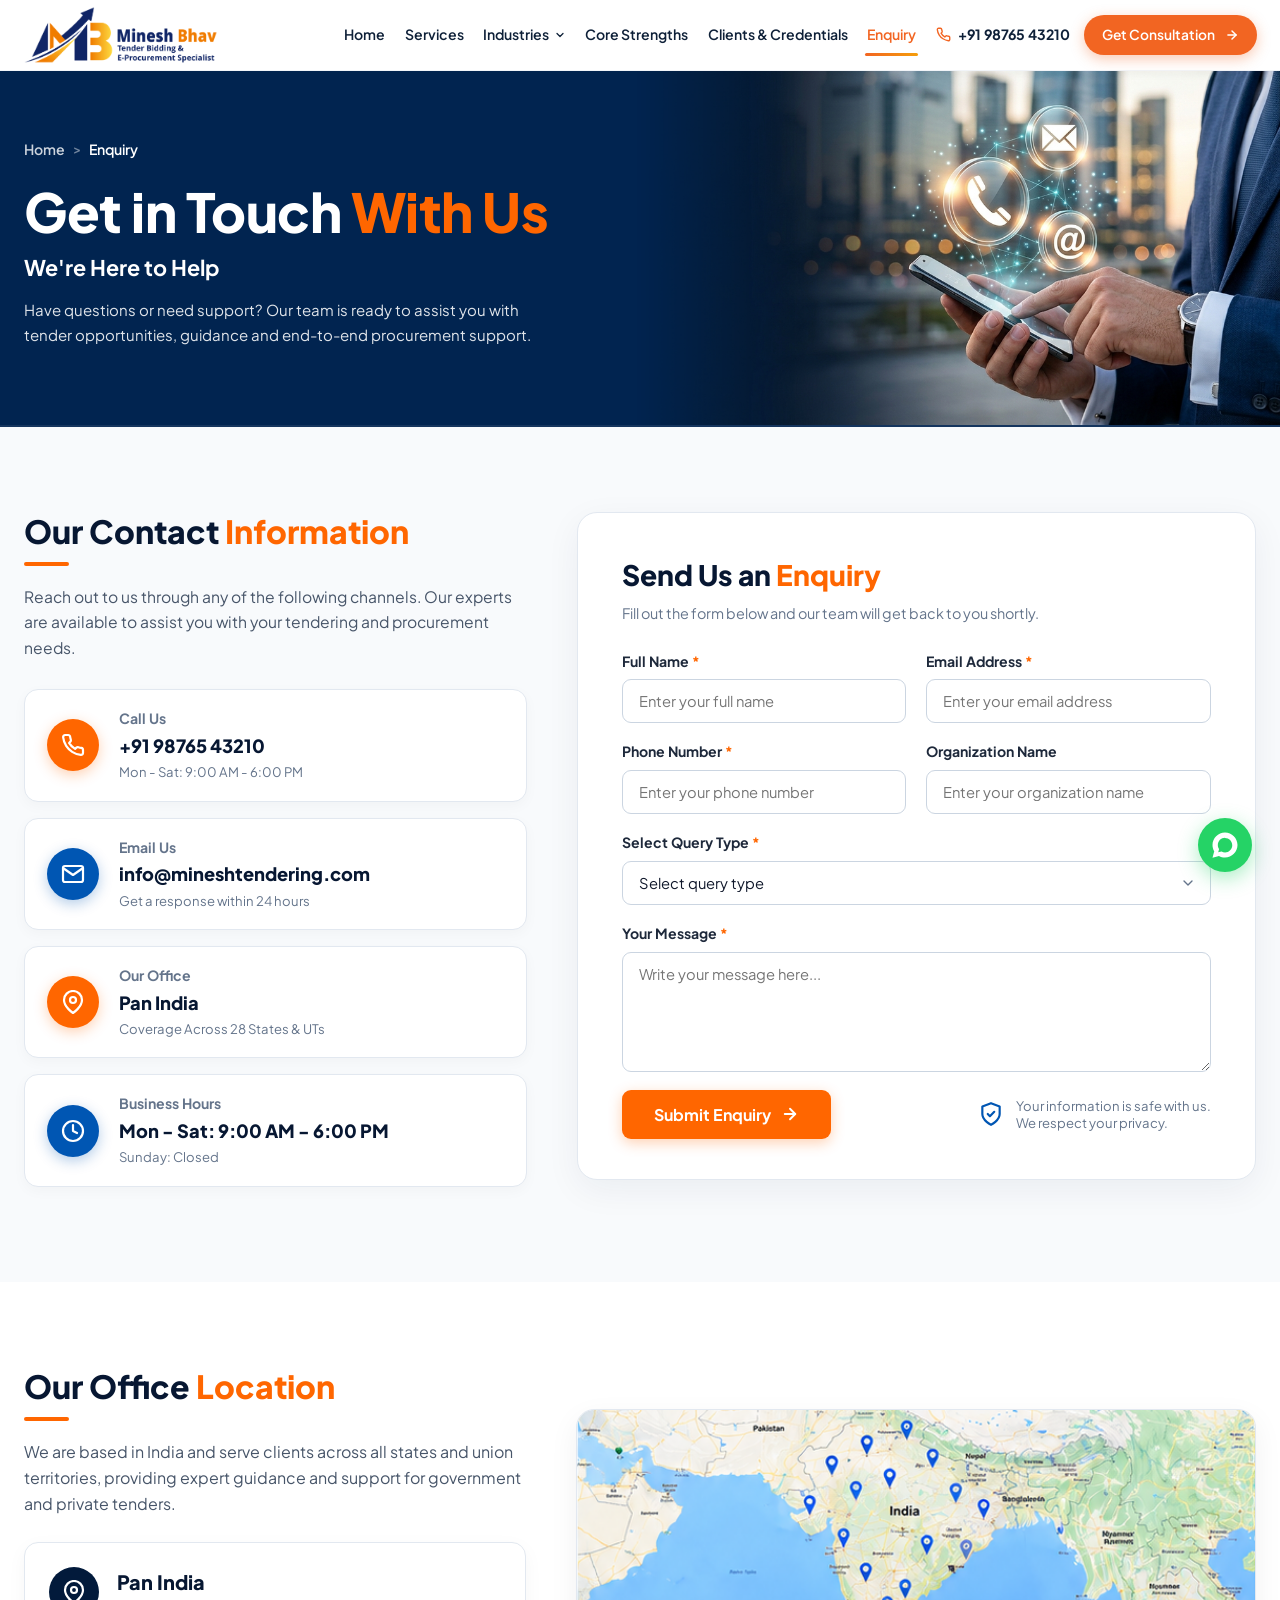
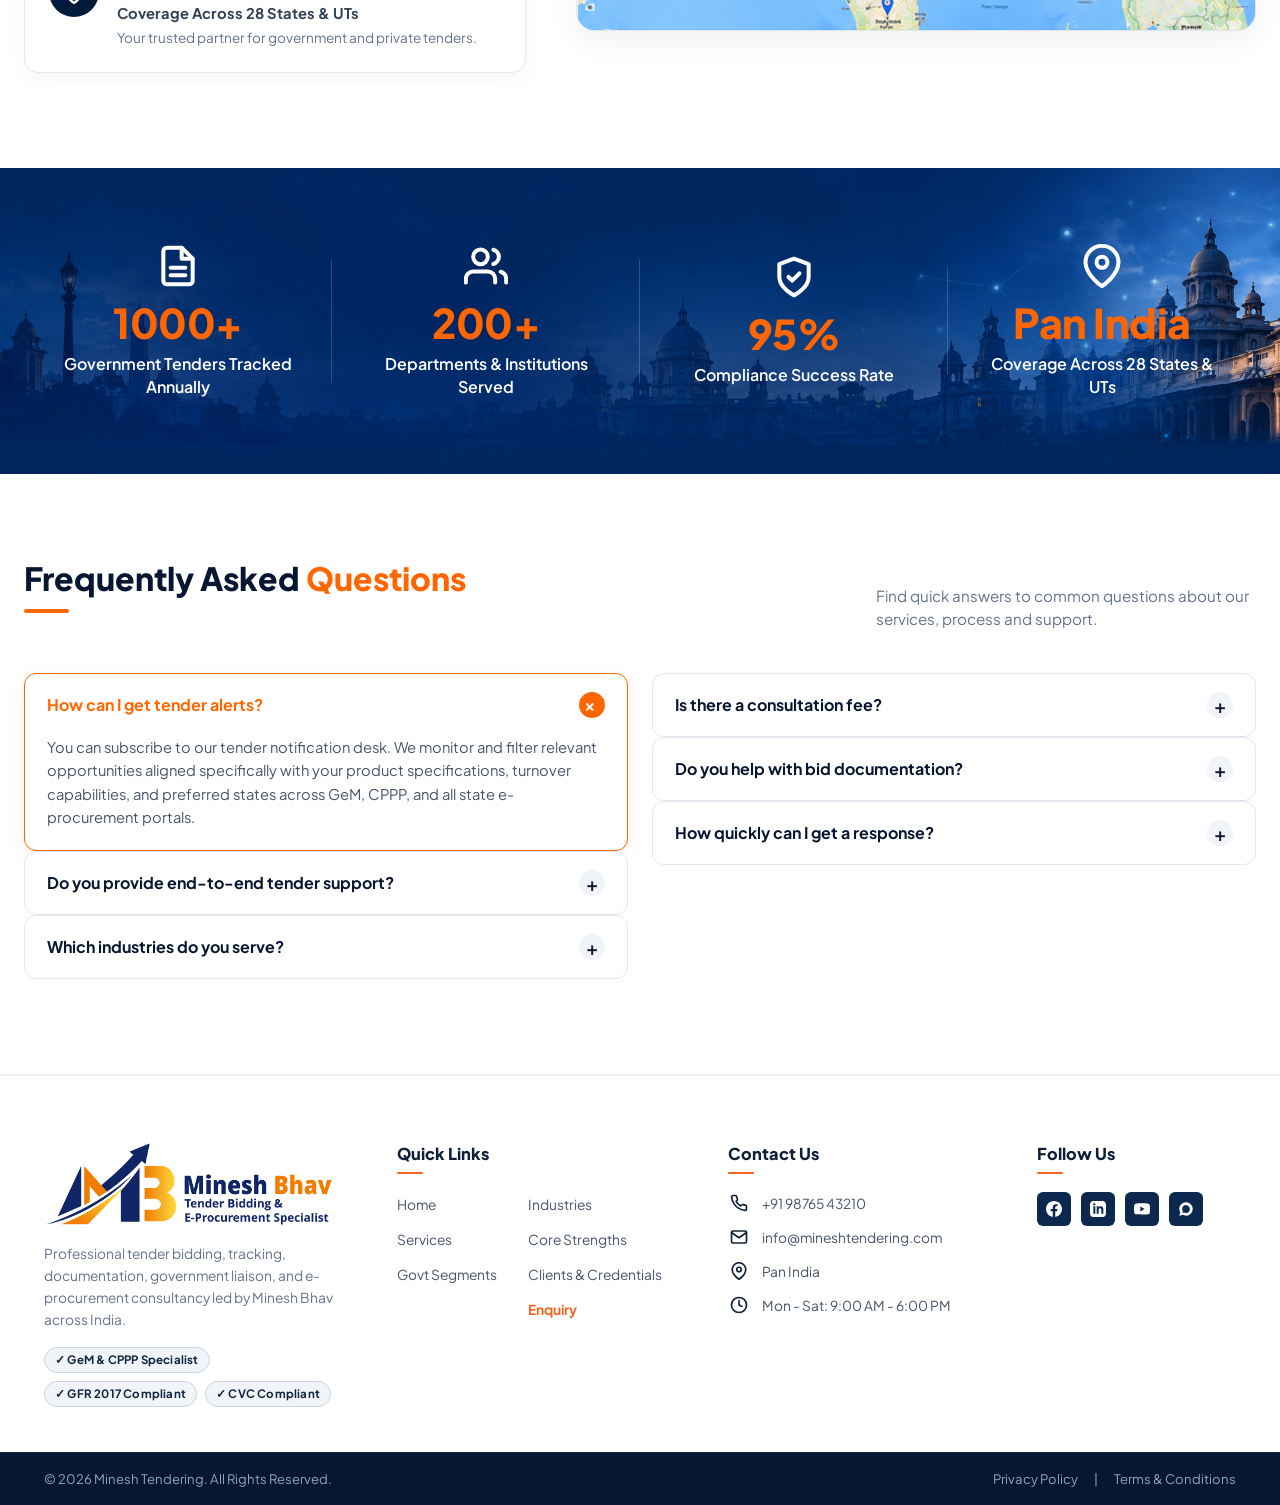
<file: enquiry-page.html>
<!DOCTYPE html>
<html lang="en">
<head>
  <meta charset="UTF-8">
  <meta name="viewport" content="width=device-width, initial-scale=1.0">
  <title>Enquiry | Minesh Bhav - Tender Consultation</title>
  <meta name="description" content="Request a consultation with Minesh Bhav for tender identification, bid preparation, GeM registration, or compliance audit. Get prompt expert guidance today.">
  <meta name="keywords" content="tender consultation, contact tender consultant, tender inquiry India, GeM helpdesk consultant, bid assistance contact">
  <meta name="author" content="Minesh Bhav">
  <meta name="robots" content="index, follow, max-snippet:-1, max-image-preview:large, max-video-preview:-1">
  <meta name="googlebot" content="index, follow, max-snippet:-1, max-image-preview:large, max-video-preview:-1">
  <link rel="canonical" href="https://www.mineshtendering.com/enquiry.html">
  <link rel="icon" type="image/x-icon" href="favicon.ico">
  <link rel="icon" type="image/png" sizes="32x32" href="assets/favicon-32x32.png">
  <link rel="icon" type="image/png" sizes="16x16" href="assets/favicon-16x16.png">
  <link rel="apple-touch-icon" sizes="180x180" href="assets/apple-touch-icon.png">

  <!-- Open Graph / Facebook -->
  <meta property="og:type" content="website">
  <meta property="og:site_name" content="Minesh Bhav Tender Management">
  <meta property="og:title" content="Enquiry | Minesh Bhav - Tender Consultation">
  <meta property="og:description" content="Request a consultation with Minesh Bhav for tender identification, bid preparation, GeM registration, or compliance audit. Get prompt expert guidance today.">
  <meta property="og:url" content="https://www.mineshtendering.com/enquiry.html">
  <meta property="og:image" content="https://www.mineshtendering.com/assets/logo.png">
  <meta property="og:locale" content="en_IN">

  <!-- Twitter Card -->
  <meta name="twitter:card" content="summary_large_image">
  <meta name="twitter:title" content="Enquiry | Minesh Bhav - Tender Consultation">
  <meta name="twitter:description" content="Request a consultation with Minesh Bhav for tender identification, bid preparation, GeM registration, or compliance audit. Get prompt expert guidance today.">
  <meta name="twitter:image" content="https://www.mineshtendering.com/assets/logo.png">

  <!-- Geographic Location Tags (Local SEO India) -->
  <meta name="geo.region" content="IN">
  <meta name="geo.placename" content="India">

  <!-- Structured Data (JSON-LD) -->
  <script type="application/ld+json">
{
  "@context": "https://schema.org",
  "@graph": [
    {
      "@type": "BreadcrumbList",
      "itemListElement": [
        {
          "@type": "ListItem",
          "position": 1,
          "name": "Home",
          "item": "https://www.mineshtendering.com/"
        },
        {
          "@type": "ListItem",
          "position": 2,
          "name": "Enquiry",
          "item": "https://www.mineshtendering.com/enquiry.html"
        }
      ]
    },
    {
      "@type": "ContactPage",
      "name": "Consultation Enquiry - Minesh Bhav",
      "url": "https://www.mineshtendering.com/enquiry.html",
      "description": "Contact Minesh Bhav for expert advice on upcoming tenders, eligibility checks, and GeM opportunities."
    }
  ]
}
  </script>

  <!-- Favicon -->

  <link rel="preconnect" href="https://fonts.googleapis.com">
  <link rel="preconnect" href="https://fonts.gstatic.com" crossorigin>
  <link href="https://fonts.googleapis.com/css2?family=Plus+Jakarta+Sans:wght@400;500;600;700;800&display=swap" rel="stylesheet">

  <!-- Core Stylesheet -->
  <link rel="stylesheet" href="style.css">
</head>
<body>

  <!-- =========================================================================
       1. MAIN HEADER / NAVIGATION BAR
       ========================================================================= -->
  <header class="site-header">
    <div class="header-container">
      <a href="index.html" class="header-logo" aria-label="Minesh Bhav Homepage">
        <img src="assets/logo.png" alt="Minesh Bhav Tender Bidding &amp; E-Procurement Specialist" width="973" height="289" fetchpriority="high">
      </a>

      <button class="mobile-menu-toggle" id="menuToggle" aria-label="Toggle navigation menu">
        <svg viewBox="0 0 24 24" width="24" height="24" fill="none" stroke="currentColor" stroke-width="2">
          <line x1="3" y1="12" x2="21" y2="12"></line>
          <line x1="3" y1="6" x2="21" y2="6"></line>
          <line x1="3" y1="18" x2="21" y2="18"></line>
        </svg>
      </button>

      <nav>
        <ul class="nav-menu" id="navMenu">
          <li><a href="index.html" class="nav-link">Home</a></li>
          <li><a href="services.html" class="nav-link">Services</a></li>
          <li class="nav-item has-dropdown">
            <a href="industries.html" class="nav-link dropdown-toggle" aria-expanded="false" aria-haspopup="true">
              <span>Industries</span>
              <svg class="dropdown-chevron" viewBox="0 0 24 24" width="12" height="12" fill="none" stroke="currentColor" stroke-width="2.5" stroke-linecap="round" stroke-linejoin="round">
                <polyline points="6 9 12 15 18 9"></polyline>
              </svg>
            </a>
            <ul class="dropdown-menu">
              <li><a href="industries.html" class="dropdown-item">Focus Industries</a></li>
              <li><a href="govt-segments.html" class="dropdown-item">Govt Segments</a></li>
            </ul>
          </li>
          <li><a href="core-strengths.html" class="nav-link">Core Strengths</a></li>
          <li><a href="client-credentials.html" class="nav-link">Clients &amp; Credentials</a></li>
          <li><a href="enquiry.html" class="nav-link active">Enquiry</a></li>
        </ul>
      </nav>

      <div class="header-cta" style="display: flex; align-items: center;">
        <a href="tel:+919876543210" class="header-phone-link" aria-label="Call +91 98765 43210">
          <svg viewBox="0 0 24 24" fill="none" stroke="currentColor" stroke-linecap="round" stroke-linejoin="round">
            <path d="M22 16.92v3a2 2 0 0 1-2.18 2 19.79 19.79 0 0 1-8.63-3.07 19.5 19.5 0 0 1-6-6 19.79 19.79 0 0 1-3.07-8.67A2 2 0 0 1 4.11 2h3a2 2 0 0 1 2 1.72 12.84 12.84 0 0 0 .7 2.81 2 2 0 0 1-.45 2.11L8.09 9.91a16 16 0 0 0 6 6l1.27-1.27a2 2 0 0 1 2.11-.45 12.84 12.84 0 0 0 2.81.7A2 2 0 0 1 22 16.92z"></path>
          </svg>
          <span>+91 98765 43210</span>
        </a>

        <a href="#consultation-modal" class="btn btn-primary open-modal-btn">
          Get Consultation
          <svg viewBox="0 0 24 24" fill="none" stroke="currentColor" stroke-width="2.5" stroke-linecap="round" stroke-linejoin="round">
            <line x1="5" y1="12" x2="19" y2="12"></line>
            <polyline points="12 5 19 12 12 19"></polyline>
          </svg>
        </a>
      </div>
    </div>
  </header>

  <!-- =========================================================================
       2. HERO BANNER - GET IN TOUCH WITH US (1:1 with Enquiry page.png)
       ========================================================================= -->
  <section class="enquiry-hero-section">
    <div class="container">
      <div class="enquiry-hero-content">
        <!-- Breadcrumb -->
        <nav class="enquiry-breadcrumbs" aria-label="Breadcrumb">
          <a href="index.html">Home</a>
          <span class="sep">&gt;</span>
          <span class="curr">Enquiry</span>
        </nav>

        <!-- Main Title -->
        <h1 class="enquiry-hero-title">
          Get in Touch <span class="text-orange">With Us</span>
        </h1>

        <!-- Subtitle -->
        <div class="enquiry-hero-subtitle">We're Here to Help</div>

        <!-- Description -->
        <p class="enquiry-hero-desc">
          Have questions or need support? Our team is ready to assist you with tender opportunities, guidance and end-to-end procurement support.
        </p>
      </div>
    </div>
  </section>

  <!-- =========================================================================
       3. MAIN SECTION: CONTACT INFO & ENQUIRY FORM (2-Column Layout)
       ========================================================================= -->
  <section class="enquiry-main-section">
    <div class="container">
      <div class="enquiry-main-grid">

        <!-- Left Column: Our Contact Information -->
        <div class="enquiry-info-col">
          <h2 class="enquiry-section-title">
            Our Contact <span class="text-orange">Information</span>
          </h2>
          <div class="enquiry-title-bar"></div>
          <p class="enquiry-info-desc">
            Reach out to us through any of the following channels. Our experts are available to assist you with your tendering and procurement needs.
          </p>

          <div class="enquiry-info-stack">
            <!-- Card 1: Call Us -->
            <a href="tel:+919876543210" class="enquiry-info-card">
              <div class="enquiry-card-icon icon-orange">
                <svg viewBox="0 0 24 24" fill="none" stroke="currentColor" stroke-linecap="round" stroke-linejoin="round">
                  <path d="M22 16.92v3a2 2 0 0 1-2.18 2 19.79 19.79 0 0 1-8.63-3.07 19.5 19.5 0 0 1-6-6 19.79 19.79 0 0 1-3.07-8.67A2 2 0 0 1 4.11 2h3a2 2 0 0 1 2 1.72 12.84 12.84 0 0 0 .7 2.81 2 2 0 0 1-.45 2.11L8.09 9.91a16 16 0 0 0 6 6l1.27-1.27a2 2 0 0 1 2.11-.45 12.84 12.84 0 0 0 2.81.7A2 2 0 0 1 22 16.92z"></path>
                </svg>
              </div>
              <div class="enquiry-card-content">
                <span class="enquiry-card-label">Call Us</span>
                <span class="enquiry-card-value">+91 98765 43210</span>
                <span class="enquiry-card-sub">Mon - Sat: 9:00 AM - 6:00 PM</span>
              </div>
            </a>

            <!-- Card 2: Email Us -->
            <a href="mailto:info@mineshtendering.com" class="enquiry-info-card">
              <div class="enquiry-card-icon icon-blue">
                <svg viewBox="0 0 24 24" fill="none" stroke="currentColor" stroke-linecap="round" stroke-linejoin="round">
                  <path d="M4 4h16c1.1 0 2 .9 2 2v12c0 1.1-.9 2-2 2H4c-1.1 0-2-.9-2-2V6c0-1.1.9-2 2-2z"></path>
                  <polyline points="22,6 12,13 2,6"></polyline>
                </svg>
              </div>
              <div class="enquiry-card-content">
                <span class="enquiry-card-label">Email Us</span>
                <span class="enquiry-card-value">info@mineshtendering.com</span>
                <span class="enquiry-card-sub">Get a response within 24 hours</span>
              </div>
            </a>

            <!-- Card 3: Our Office -->
            <div class="enquiry-info-card">
              <div class="enquiry-card-icon icon-orange">
                <svg viewBox="0 0 24 24" fill="none" stroke="currentColor" stroke-linecap="round" stroke-linejoin="round">
                  <path d="M21 10c0 7-9 13-9 13s-9-6-9-13a9 9 0 0 1 18 0z"></path>
                  <circle cx="12" cy="10" r="3"></circle>
                </svg>
              </div>
              <div class="enquiry-card-content">
                <span class="enquiry-card-label">Our Office</span>
                <span class="enquiry-card-value">Pan India</span>
                <span class="enquiry-card-sub">Coverage Across 28 States &amp; UTs</span>
              </div>
            </div>

            <!-- Card 4: Business Hours -->
            <div class="enquiry-info-card">
              <div class="enquiry-card-icon icon-blue">
                <svg viewBox="0 0 24 24" fill="none" stroke="currentColor" stroke-linecap="round" stroke-linejoin="round">
                  <circle cx="12" cy="12" r="10"></circle>
                  <polyline points="12 6 12 12 16 14"></polyline>
                </svg>
              </div>
              <div class="enquiry-card-content">
                <span class="enquiry-card-label">Business Hours</span>
                <span class="enquiry-card-value">Mon - Sat: 9:00 AM - 6:00 PM</span>
                <span class="enquiry-card-sub">Sunday: Closed</span>
              </div>
            </div>
          </div>
        </div>

        <!-- Right Column: Send Us an Enquiry Card -->
        <div class="enquiry-form-card">
          <div class="enquiry-form-header">
            <h2 class="enquiry-form-title">
              Send Us an <span class="text-orange">Enquiry</span>
            </h2>
            <p class="enquiry-form-subtitle">
              Fill out the form below and our team will get back to you shortly.
            </p>
          </div>

          <form id="enquiryPageForm">
            <!-- Row 1: Full Name & Email -->
            <div class="enquiry-form-row">
              <div class="enquiry-form-group">
                <label for="enquiryName">Full Name <span class="req">*</span></label>
                <input type="text" id="enquiryName" name="name" required placeholder="Enter your full name">
              </div>
              <div class="enquiry-form-group">
                <label for="enquiryEmail">Email Address <span class="req">*</span></label>
                <input type="email" id="enquiryEmail" name="email" required placeholder="Enter your email address">
              </div>
            </div>

            <!-- Row 2: Phone Number & Organization Name -->
            <div class="enquiry-form-row">
              <div class="enquiry-form-group">
                <label for="enquiryPhone">Phone Number <span class="req">*</span></label>
                <input type="tel" id="enquiryPhone" name="phone" required placeholder="Enter your phone number">
              </div>
              <div class="enquiry-form-group">
                <label for="enquiryOrg">Organization Name</label>
                <input type="text" id="enquiryOrg" name="organization" placeholder="Enter your organization name">
              </div>
            </div>

            <!-- Row 3: Select Query Type -->
            <div class="enquiry-form-group full-width">
              <label for="enquiryType">Select Query Type <span class="req">*</span></label>
              <select id="enquiryType" name="query_type" required>
                <option value="" disabled selected>Select query type</option>
                <option value="Tender Bidding & Submission">1. Tender Bidding &amp; Submission</option>
                <option value="Tender Tracking & Research">2. Tender Tracking &amp; Research</option>
                <option value="Government Liaison & Support">3. Government Liaison &amp; Co-ordination Support</option>
                <option value="GeM & Procurement Advisory">4. GeM &amp; Procurement Support</option>
                <option value="Post-Bid & Contract Execution">5. Post-Bid &amp; Contract Support</option>
                <option value="Tender Process Training">6. Tender Process Training</option>
                <option value="General Consultancy">7. General Enquiry / Other Consultation</option>
              </select>
            </div>

            <!-- Row 4: Your Message -->
            <div class="enquiry-form-group full-width">
              <label for="enquiryMessage">Your Message <span class="req">*</span></label>
              <textarea id="enquiryMessage" name="message" required placeholder="Write your message here..."></textarea>
            </div>

            <!-- Footer: Submit Button + Trust Badge -->
            <div class="enquiry-form-footer">
              <button type="submit" class="enquiry-submit-btn">
                <span>Submit Enquiry</span>
                <svg viewBox="0 0 24 24" fill="none" stroke="currentColor" stroke-linecap="round" stroke-linejoin="round">
                  <line x1="5" y1="12" x2="19" y2="12"></line>
                  <polyline points="12 5 19 12 12 19"></polyline>
                </svg>
              </button>

              <div class="enquiry-privacy-badge">
                <svg viewBox="0 0 24 24" fill="none" stroke="currentColor" stroke-linecap="round" stroke-linejoin="round">
                  <path d="M12 22s8-4 8-10V5l-8-3-8 3v7c0 6 8 10 8 10z"></path>
                  <polyline points="9 12 11 14 15 10"></polyline>
                </svg>
                <span>Your information is safe with us.<br>We respect your privacy.</span>
              </div>
            </div>
          </form>
        </div>

      </div>
    </div>
  </section>

  <!-- =========================================================================
       4. OUR OFFICE LOCATION SECTION (Pan India Map)
       ========================================================================= -->
  <section class="enquiry-location-section">
    <div class="container">
      <div class="enquiry-location-grid">
        <!-- Left: Location Information -->
        <div class="enquiry-loc-info">
          <h2 class="enquiry-section-title">
            Our Office <span class="text-orange">Location</span>
          </h2>
          <div class="enquiry-title-bar"></div>
          <p class="enquiry-loc-desc">
            We are based in India and serve clients across all states and union territories, providing expert guidance and support for government and private tenders.
          </p>

          <div class="enquiry-loc-card">
            <div class="enquiry-loc-icon">
              <svg viewBox="0 0 24 24" fill="none" stroke="currentColor" stroke-linecap="round" stroke-linejoin="round">
                <path d="M21 10c0 7-9 13-9 13s-9-6-9-13a9 9 0 0 1 18 0z"></path>
                <circle cx="12" cy="10" r="3"></circle>
              </svg>
            </div>
            <div class="enquiry-loc-meta">
              <span class="enquiry-loc-name">Pan India</span>
              <span class="enquiry-loc-scope">Coverage Across 28 States &amp; UTs</span>
              <span class="enquiry-loc-note">Your trusted partner for government and private tenders.</span>
            </div>
          </div>
        </div>

        <!-- Right: Map Graphic Card -->
        <div class="enquiry-map-card">
          <img src="assets/enquiry_india_map.png" alt="Minesh Bhav Pan-India Tender Coverage Map" width="645" height="210" loading="lazy">
        </div>
      </div>
    </div>
  </section>

  <!-- =========================================================================
       5. STATS COUNTER BANNER SECTION (Dark Navy with Govt Architecture)
       ========================================================================= -->
  <section class="govt-stats-banner-section">
    <div class="container">
      <div class="govt-stats-grid">
        <!-- Stat 1 -->
        <div class="govt-stat-item">
          <div class="govt-stat-icon">
            <svg viewBox="0 0 24 24" fill="none" stroke="currentColor" stroke-width="2" stroke-linecap="round" stroke-linejoin="round">
              <path d="M14 2H6a2 2 0 0 0-2 2v16a2 2 0 0 0 2 2h12a2 2 0 0 0 2-2V8z"></path>
              <polyline points="14 2 14 8 20 8"></polyline>
              <line x1="16" y1="13" x2="8" y2="13"></line>
              <line x1="16" y1="17" x2="8" y2="17"></line>
            </svg>
          </div>
          <div class="govt-stat-value">1000+</div>
          <div class="govt-stat-label">Government Tenders Tracked Annually</div>
        </div>

        <!-- Stat 2 -->
        <div class="govt-stat-item">
          <div class="govt-stat-icon">
            <svg viewBox="0 0 24 24" fill="none" stroke="currentColor" stroke-width="2" stroke-linecap="round" stroke-linejoin="round">
              <path d="M17 21v-2a4 4 0 0 0-4-4H5a4 4 0 0 0-4 4v2"></path>
              <circle cx="9" cy="7" r="4"></circle>
              <path d="M23 21v-2a4 4 0 0 0-3-3.87"></path>
              <path d="M16 3.13a4 4 0 0 1 0 7.75"></path>
            </svg>
          </div>
          <div class="govt-stat-value">200+</div>
          <div class="govt-stat-label">Departments &amp; Institutions Served</div>
        </div>

        <!-- Stat 3 -->
        <div class="govt-stat-item">
          <div class="govt-stat-icon">
            <svg viewBox="0 0 24 24" fill="none" stroke="currentColor" stroke-width="2" stroke-linecap="round" stroke-linejoin="round">
              <path d="M12 22s8-4 8-10V5l-8-3-8 3v7c0 6 8 10 8 10z"></path>
              <polyline points="9 12 11 14 15 10"></polyline>
            </svg>
          </div>
          <div class="govt-stat-value">95%</div>
          <div class="govt-stat-label">Compliance Success Rate</div>
        </div>

        <!-- Stat 4 -->
        <div class="govt-stat-item">
          <div class="govt-stat-icon">
            <svg viewBox="0 0 24 24" fill="none" stroke="currentColor" stroke-width="2" stroke-linecap="round" stroke-linejoin="round">
              <path d="M21 10c0 7-9 13-9 13s-9-6-9-13a9 9 0 0 1 18 0z"></path>
              <circle cx="12" cy="10" r="3"></circle>
            </svg>
          </div>
          <div class="govt-stat-value">Pan India</div>
          <div class="govt-stat-label">Coverage Across 28 States &amp; UTs</div>
        </div>
      </div>
    </div>
  </section>

  <!-- =========================================================================
       6. FREQUENTLY ASKED QUESTIONS SECTION (Interactive 2-Column Accordion)
       ========================================================================= -->
  <section class="enquiry-faq-section">
    <div class="container">
      <div class="enquiry-faq-header">
        <div class="enquiry-faq-header-left">
          <h2 class="enquiry-section-title">
            Frequently Asked <span class="text-orange">Questions</span>
          </h2>
          <div class="enquiry-title-bar"></div>
        </div>
        <div class="enquiry-faq-header-right">
          Find quick answers to common questions about our services, process and support.
        </div>
      </div>

      <div class="enquiry-faq-grid">
        <!-- Col 1 -->
        <div class="enquiry-faq-col">
          <!-- FAQ 1 (Active by default for immediate visual feedback) -->
          <div class="faq-accordion-item active">
            <button type="button" class="faq-accordion-btn">
              <span>How can I get tender alerts?</span>
              <span class="faq-toggle-icon">+</span>
            </button>
            <div class="faq-accordion-body">
              <p>You can subscribe to our tender notification desk. We monitor and filter relevant opportunities aligned specifically with your product specifications, turnover capabilities, and preferred states across GeM, CPPP, and all state e-procurement portals.</p>
            </div>
          </div>

          <!-- FAQ 2 -->
          <div class="faq-accordion-item">
            <button type="button" class="faq-accordion-btn">
              <span>Do you provide end-to-end tender support?</span>
              <span class="faq-toggle-icon">+</span>
            </button>
            <div class="faq-accordion-body">
              <p>Yes, we manage the entire tendering lifecycle: opportunity identification, technical qualification review, BOQ financial analysis, document drafting, DSC bid submission, technical presentation support, and post-opening representation.</p>
            </div>
          </div>

          <!-- FAQ 3 -->
          <div class="faq-accordion-item">
            <button type="button" class="faq-accordion-btn">
              <span>Which industries do you serve?</span>
              <span class="faq-toggle-icon">+</span>
            </button>
            <div class="faq-accordion-body">
              <p>We work across 10+ core sectors including Industrial Manufacturing &amp; Engineering, Power &amp; Renewable Energy, Civil Infrastructure, Healthcare &amp; Medical Supplies, IT &amp; Telecom, Water Management, and Institutional Services.</p>
            </div>
          </div>
        </div>

        <!-- Col 2 -->
        <div class="enquiry-faq-col">
          <!-- FAQ 4 -->
          <div class="faq-accordion-item">
            <button type="button" class="faq-accordion-btn">
              <span>Is there a consultation fee?</span>
              <span class="faq-toggle-icon">+</span>
            </button>
            <div class="faq-accordion-body">
              <p>Our initial tender assessment and requirement consultation is provided directly by our specialist team. We review your ongoing tender opportunities, assess eligibility criteria, and recommend the best participation strategy without any upfront obligation.</p>
            </div>
          </div>

          <!-- FAQ 5 -->
          <div class="faq-accordion-item">
            <button type="button" class="faq-accordion-btn">
              <span>Do you help with bid documentation?</span>
              <span class="faq-toggle-icon">+</span>
            </button>
            <div class="faq-accordion-body">
              <p>Documentation errors are the #1 reason for technical rejection. We compile, format, and audit all mandatory affidavits, OEM authorizations, compliance statements, EMD bank guarantees, and past performance certificates strictly as per GFR 2017 norms.</p>
            </div>
          </div>

          <!-- FAQ 6 -->
          <div class="faq-accordion-item">
            <button type="button" class="faq-accordion-btn">
              <span>How quickly can I get a response?</span>
              <span class="faq-toggle-icon">+</span>
            </button>
            <div class="faq-accordion-body">
              <p>Our advisory team replies to all website enquiries within 2 to 4 business hours. For urgent tender submissions with tight deadlines, our direct WhatsApp hotline (+91 98765 43210) provides immediate emergency turnaround support.</p>
            </div>
          </div>
        </div>
      </div>
    </div>
  </section>

  <!-- =========================================================================
       8. SITE FOOTER (Standardized 1:1 Across All Pages)
       ========================================================================= -->
  <footer class="site-footer" id="footer">
    <div class="container">
      <div class="footer-top-grid">
        <!-- Col 1: Brand & Credentials -->
        <div class="footer-brand">
          <a href="index.html" class="footer-logo-link" aria-label="Minesh Bhav Tender Management Homepage">
            <img src="assets/logo.png" alt="Minesh Bhav Tender Bidding &amp; E-Procurement Specialist">
          </a>
          <p class="footer-brand-desc">
            Professional tender bidding, tracking, documentation, government liaison, and e-procurement consultancy led by Minesh Bhav across India.
          </p>
          <div class="footer-badges-wrap">
            <span class="footer-badge-pill">✓ GeM &amp; CPPP Specialist</span>
            <span class="footer-badge-pill">✓ GFR 2017 Compliant</span>
            <span class="footer-badge-pill">✓ CVC Compliant</span>
          </div>
        </div>

        <!-- Col 2: Quick Links (Duo Columns) -->
        <div class="footer-links-col">
          <h4 class="footer-col-title">Quick Links</h4>
          <div class="footer-links-duo">
            <ul class="footer-links-list">
              <li><a href="index.html">Home</a></li>
              <li><a href="services.html">Services</a></li>
              <li><a href="govt-segments.html">Govt Segments</a></li>
            </ul>
            <ul class="footer-links-list">
              <li><a href="industries.html">Industries</a></li>
              <li><a href="core-strengths.html">Core Strengths</a></li>
              <li><a href="client-credentials.html">Clients &amp; Credentials</a></li>
              <li><a href="enquiry.html" style="color: var(--primary-orange); font-weight: 700;">Enquiry</a></li>
            </ul>
          </div>
        </div>

        <!-- Col 3: Contact Info -->
        <div class="footer-contact-col">
          <h4 class="footer-col-title">Contact Us</h4>
          <ul class="footer-contact-list">
            <li class="footer-contact-item">
              <span class="icon">
                <svg viewBox="0 0 24 24" fill="none" stroke="currentColor" stroke-width="2.2" stroke-linecap="round" stroke-linejoin="round">
                  <path d="M22 16.92v3a2 2 0 0 1-2.18 2 19.79 19.79 0 0 1-8.63-3.07 19.5 19.5 0 0 1-6-6 19.79 19.79 0 0 1-3.07-8.67A2 2 0 0 1 4.11 2h3a2 2 0 0 1 2 1.72 12.84 12.84 0 0 0 .7 2.81 2 2 0 0 1-.45 2.11L8.09 9.91a16 16 0 0 0 6 6l1.27-1.27a2 2 0 0 1 2.11-.45 12.84 12.84 0 0 0 2.81.7A2 2 0 0 1 22 16.92z"></path>
                </svg>
              </span>
              <a href="tel:+919876543210">+91 98765 43210</a>
            </li>
            <li class="footer-contact-item">
              <span class="icon">
                <svg viewBox="0 0 24 24" fill="none" stroke="currentColor" stroke-width="2.2" stroke-linecap="round" stroke-linejoin="round">
                  <path d="M4 4h16c1.1 0 2 .9 2 2v12c0 1.1-.9 2-2 2H4c-1.1 0-2-.9-2-2V6c0-1.1.9-2 2-2z"></path>
                  <polyline points="22,6 12,13 2,6"></polyline>
                </svg>
              </span>
              <a href="mailto:info@mineshtendering.com">info@mineshtendering.com</a>
            </li>
            <li class="footer-contact-item">
              <span class="icon">
                <svg viewBox="0 0 24 24" fill="none" stroke="currentColor" stroke-width="2.2" stroke-linecap="round" stroke-linejoin="round">
                  <path d="M21 10c0 7-9 13-9 13s-9-6-9-13a9 9 0 0 1 18 0z"></path>
                  <circle cx="12" cy="10" r="3"></circle>
                </svg>
              </span>
              <span>Pan India</span>
            </li>
            <li class="footer-contact-item">
              <span class="icon">
                <svg viewBox="0 0 24 24" fill="none" stroke="currentColor" stroke-width="2.2" stroke-linecap="round" stroke-linejoin="round">
                  <circle cx="12" cy="12" r="10"></circle>
                  <polyline points="12 6 12 12 16 14"></polyline>
                </svg>
              </span>
              <span>Mon - Sat: 9:00 AM - 6:00 PM</span>
            </li>
          </ul>
        </div>

        <!-- Col 4: Follow Us -->
        <div class="footer-social-col">
          <h4 class="footer-col-title">Follow Us</h4>
          <div class="footer-social-row">
            <a href="https://facebook.com" target="_blank" rel="noopener noreferrer" class="social-btn" aria-label="Facebook">
              <svg viewBox="0 0 24 24" fill="currentColor">
                <path d="M24 12.073c0-6.627-5.373-12-12-12s-12 5.373-12 12c0 5.99 4.388 10.954 10.125 11.854v-8.385H7.078v-3.47h3.047V9.43c0-3.007 1.792-4.669 4.533-4.669 1.312 0 2.686.235 2.686.235v2.953H15.83c-1.491 0-1.956.925-1.956 1.874v2.25h3.328l-.532 3.47h-2.796v8.385C19.612 23.027 24 18.062 24 12.073z"/>
              </svg>
            </a>
            <a href="https://linkedin.com" target="_blank" rel="noopener noreferrer" class="social-btn" aria-label="LinkedIn">
              <svg viewBox="0 0 24 24" fill="currentColor">
                <path d="M19 0h-14c-2.761 0-5 2.239-5 5v14c0 2.761 2.239 5 5 5h14c2.762 0 5-2.239 5-5v-14c0-2.761-2.762-5-5-5zm-11 19h-3v-11h3v11zm-1.5-12.268c-.966 0-1.75-.79-1.75-1.764s.784-1.764 1.75-1.764 1.75.79 1.75 1.764-.783 1.764-1.75 1.764zm13.5 12.268h-3v-5.604c0-3.368-4-3.113-4 0v5.604h-3v-11h3v1.765c1.396-2.586 7-2.777 7 2.476v6.759z"/>
              </svg>
            </a>
            <a href="https://youtube.com" target="_blank" rel="noopener noreferrer" class="social-btn" aria-label="YouTube">
              <svg viewBox="0 0 24 24" fill="currentColor">
                <path d="M23.498 6.186a3.016 3.016 0 0 0-2.122-2.136C19.505 3.545 12 3.545 12 3.545s-7.505 0-9.377.505A3.017 3.017 0 0 0 .502 6.186C0 8.07 0 12 0 12s0 3.93.502 5.814a3.016 3.016 0 0 0 2.122 2.136c1.871.505 9.376.505 9.376.505s7.505 0 9.377-.505a3.015 3.015 0 0 0 2.122-2.136C24 15.93 24 12 24 12s0-3.93-.502-5.814zM9.545 15.568V8.432L15.818 12l-6.273 3.568z"/>
              </svg>
            </a>
            <a href="https://wa.me/919876543210" target="_blank" rel="noopener noreferrer" class="social-btn" aria-label="WhatsApp">
              <svg viewBox="0 0 24 24" fill="currentColor">
                <path d="M12.031 6.172c-3.181 0-5.767 2.586-5.768 5.766-.001 1.298.38 2.27 1.019 3.287l-.711 2.598 2.669-.699c.969.54 1.77.838 2.791.838 3.181 0 5.767-2.586 5.768-5.766 0-3.18-2.586-5.766-5.768-5.766zm9.969 5.828c0 5.514-4.486 10-10 10-1.741 0-3.376-.447-4.805-1.23l-5.195 1.36 1.385-5.061c-.868-1.487-1.385-3.227-1.385-5.069 0-5.514 4.486-10 10-10s10 4.486 10 10z"/>
              </svg>
            </a>
          </div>
        </div>
      </div>
    </div>

    <!-- Bottom Copyright Row -->
    <div class="footer-copyright-bar">
      <div class="container">
        <div class="copyright-content">
          <p>© 2026 Minesh Tendering. All Rights Reserved.</p>
          <div class="copyright-links">
            <a href="#">Privacy Policy</a>
            <span>|</span>
            <a href="#">Terms &amp; Conditions</a>
          </div>
        </div>
      </div>
    </div>
  </footer>

  <!-- =========================================================================
       9. CONSULTATION MODAL OVERLAY
       ========================================================================= -->
  <div class="modal-overlay" id="consultation-modal" aria-hidden="true" role="dialog" aria-modal="true">
    <div class="modal-dialog">
      <button class="modal-close-btn" id="modalCloseBtn" aria-label="Close modal">&times;</button>
      <div class="modal-header">
        <span class="modal-tag">Get in Touch</span>
        <h3 class="modal-title">Schedule a Consultation</h3>
        <p class="modal-subtitle">Speak with our senior tender experts and discover win-worthy strategies for your business.</p>
      </div>
      <form class="modal-form" id="consultationForm">
        <div class="form-group">
          <label for="consultName">Full Name *</label>
          <input type="text" id="consultName" name="name" required placeholder="e.g. Rajesh Sharma">
        </div>
        <div class="form-group">
          <label for="consultPhone">Phone Number *</label>
          <input type="tel" id="consultPhone" name="phone" required placeholder="e.g. +91 98765 43210">
        </div>
        <div class="form-group">
          <label for="consultEmail">Email Address *</label>
          <input type="email" id="consultEmail" name="email" required placeholder="e.g. rajesh@company.com">
        </div>
        <div class="form-group">
          <label for="serviceRequired">Service Category</label>
          <select id="serviceRequired" name="service">
            <option value="General Consultation" selected>General Consultation</option>
            <option value="Tender Bidding & Submission">Tender Bidding &amp; Submission</option>
            <option value="Tender Tracking & Research">Tender Tracking &amp; Research</option>
            <option value="Government Liaison Support">Government Liaison Support</option>
            <option value="GeM & Procurement Advisory">GeM &amp; Procurement Advisory</option>
            <option value="Post-Bid & Contract Support">Post-Bid &amp; Contract Support</option>
          </select>
        </div>
        <div class="form-group">
          <label for="tenderDetails">Project / Tender Details (Optional)</label>
          <textarea id="tenderDetails" name="details" rows="3" placeholder="Briefly describe your tender requirements or scope..."></textarea>
        </div>
        <button type="submit" class="btn btn-primary" style="width: 100%; justify-content: center;">
          <span>Submit Request</span>
          <svg viewBox="0 0 24 24" fill="none" stroke="currentColor" stroke-width="2.5" stroke-linecap="round" stroke-linejoin="round" class="btn-arrow-icon">
            <line x1="5" y1="12" x2="19" y2="12"></line>
            <polyline points="12 5 19 12 12 19"></polyline>
          </svg>
        </button>
      </form>
    </div>
  </div>

  <!-- WhatsApp Floating Action Button -->
  <a href="https://wa.me/919876543210?text=Hello%20Minesh%20Bhav,%20I%20would%20like%20to%20enquire%20about%20your%20tender%20management%20services." target="_blank" rel="noopener noreferrer" class="whatsapp-float-btn" aria-label="Chat on WhatsApp">
    <svg viewBox="0 0 24 24" fill="currentColor">
      <path d="M12.031 6.172c-3.181 0-5.767 2.586-5.768 5.766-.001 1.298.38 2.27 1.019 3.287l-.711 2.598 2.669-.699c.969.54 1.77.838 2.791.838 3.181 0 5.767-2.586 5.768-5.766 0-3.18-2.586-5.766-5.768-5.766zm9.969 5.828c0 5.514-4.486 10-10 10-1.741 0-3.376-.447-4.805-1.23l-5.195 1.36 1.385-5.061c-.868-1.487-1.385-3.227-1.385-5.069 0-5.514 4.486-10 10-10s10 4.486 10 10z"/>
    </svg>
  </a>

  <!-- Toast Notification -->
  <div class="toast-msg" id="toastMsg" role="alert" aria-live="polite"></div>

  <!-- Main JavaScript File -->
  <script src="script.js"></script>
</body>
</html>
</file>
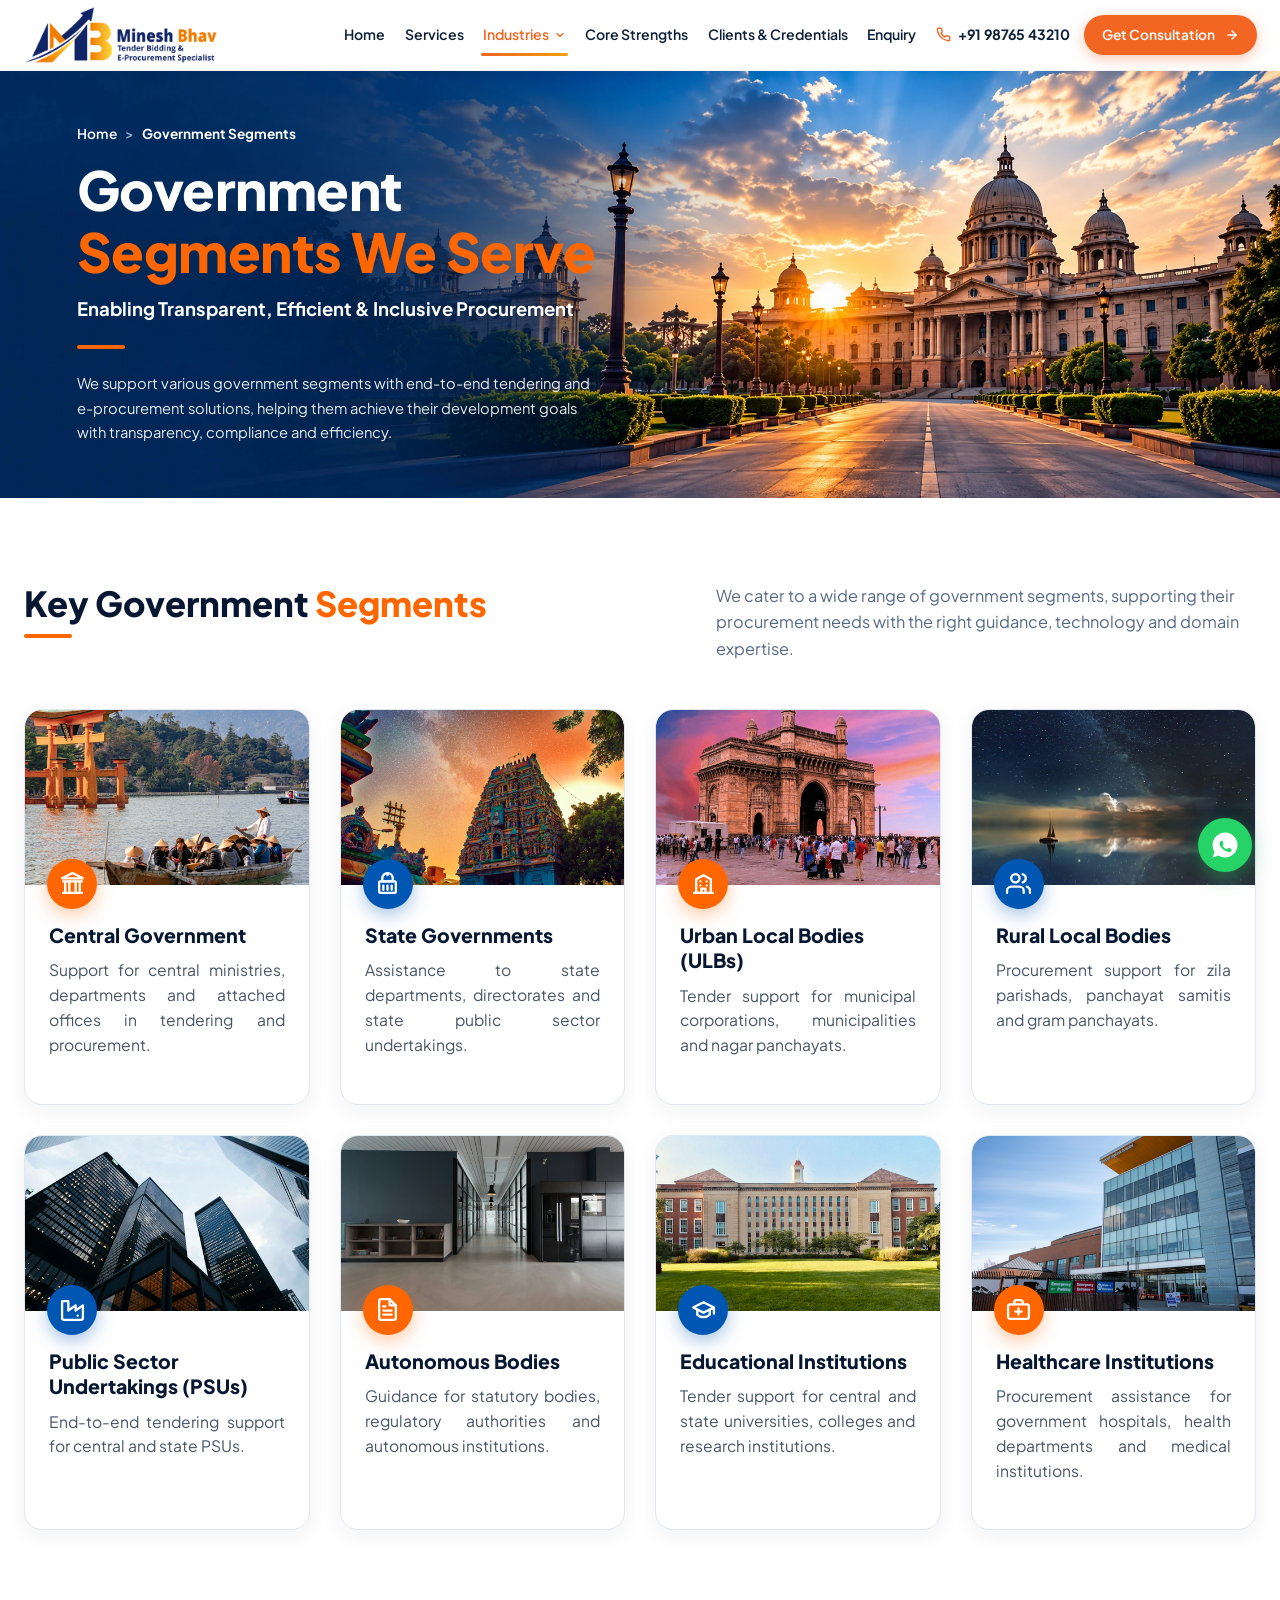
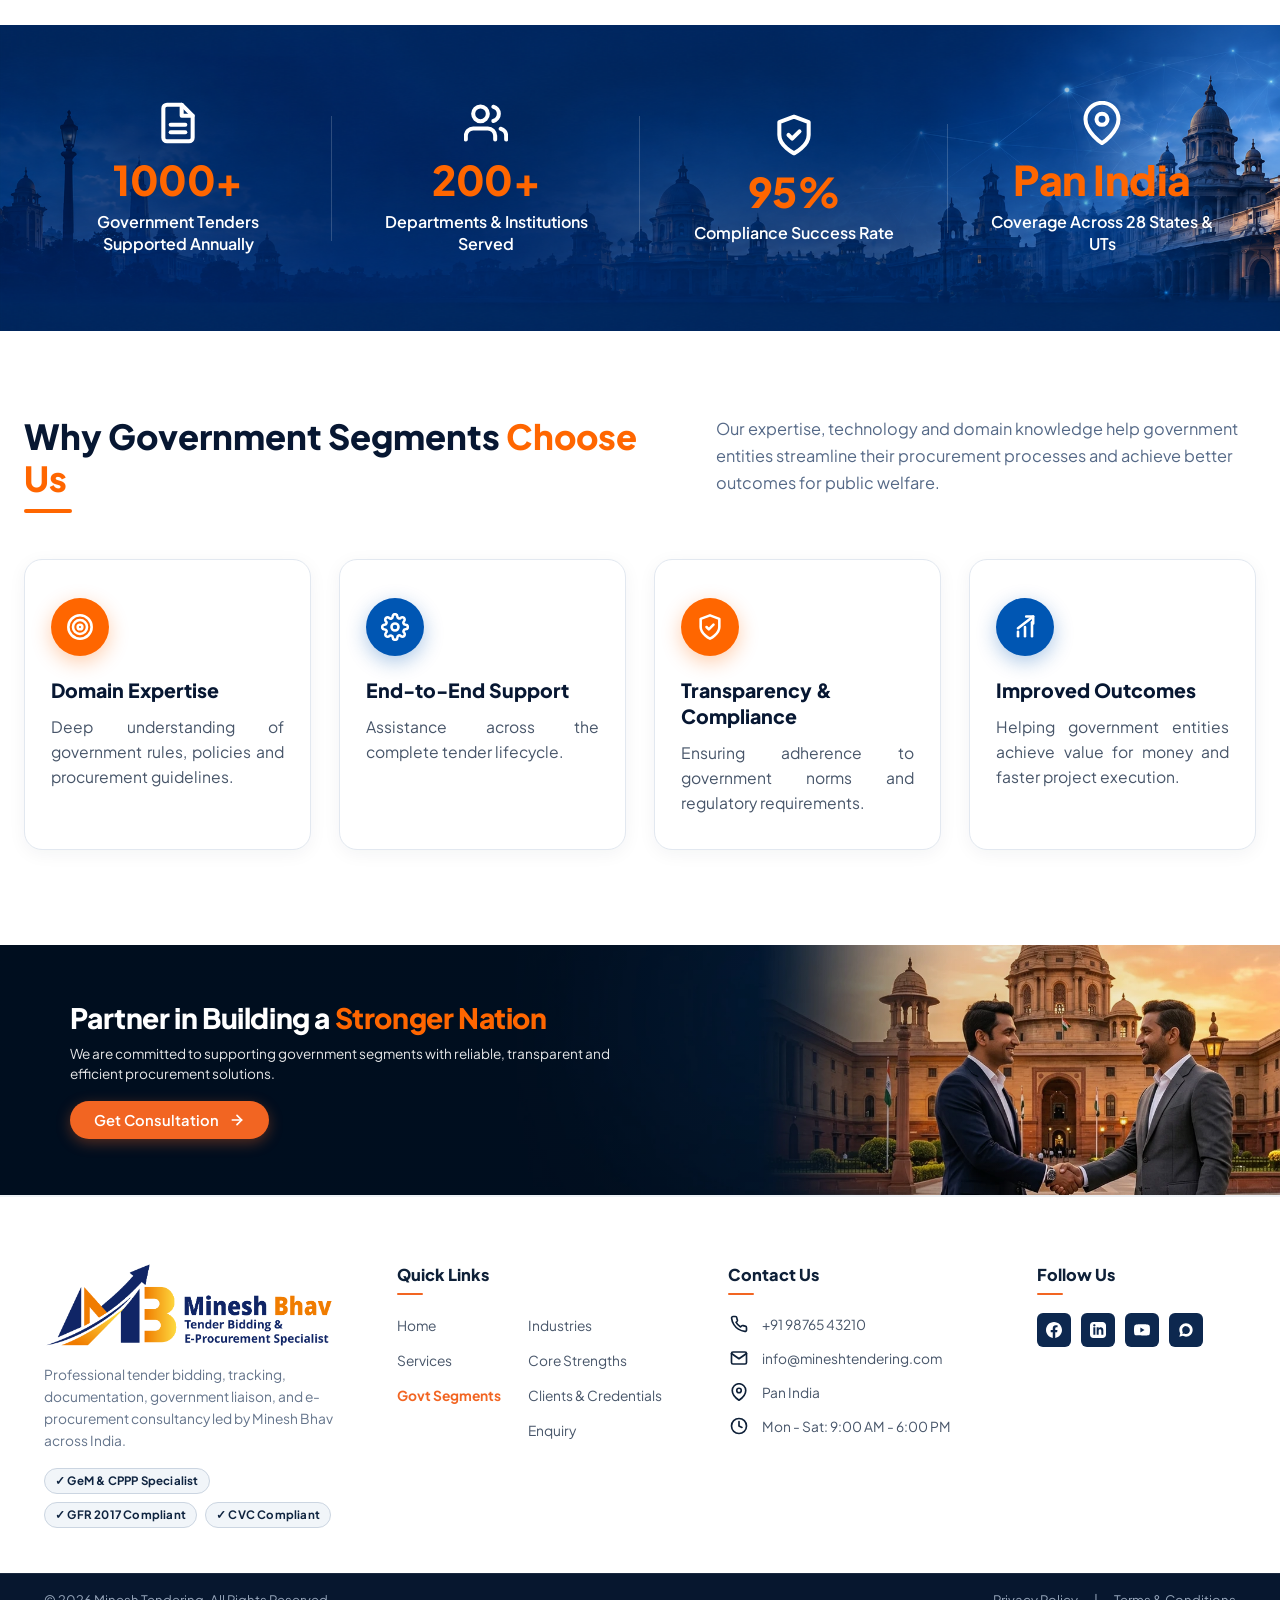
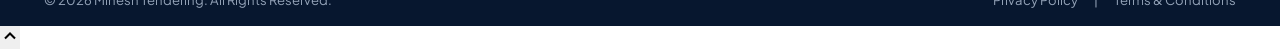
<file: govt-segments-page.html>
<!DOCTYPE html>
<html lang="en">
<head>
  <meta charset="UTF-8">
  <meta name="viewport" content="width=device-width, initial-scale=1.0">
  <title>Govt Segments | Minesh Bhav - Tender Specialist</title>
  <meta name="description" content="Bidding assistance across Central Ministries, State Governments, PSUs, Indian Railways, Defence, CPWD, NHAI, Smart Cities & Municipal Corporations.">
  <meta name="keywords" content="central government tenders, state e-procurement, PSU tenders, Indian Railways tenders, Defence tenders, CPWD tenders, NHAI highway bids, smart city tenders">
  <meta name="author" content="Minesh Bhav">
  <meta name="robots" content="index, follow, max-snippet:-1, max-image-preview:large, max-video-preview:-1">
  <meta name="googlebot" content="index, follow, max-snippet:-1, max-image-preview:large, max-video-preview:-1">
  <link rel="canonical" href="https://www.mineshtendering.com/govt-segments.html">
  <link rel="icon" type="image/x-icon" href="favicon.ico">
  <link rel="icon" type="image/png" sizes="32x32" href="assets/favicon-32x32.png">
  <link rel="icon" type="image/png" sizes="16x16" href="assets/favicon-16x16.png">
  <link rel="apple-touch-icon" sizes="180x180" href="assets/apple-touch-icon.png">

  <!-- Open Graph / Facebook -->
  <meta property="og:type" content="website">
  <meta property="og:site_name" content="Minesh Bhav Tender Management">
  <meta property="og:title" content="Govt Segments | Minesh Bhav - Tender Specialist">
  <meta property="og:description" content="Bidding assistance across Central Ministries, State Governments, PSUs, Indian Railways, Defence, CPWD, NHAI, Smart Cities & Municipal Corporations.">
  <meta property="og:url" content="https://www.mineshtendering.com/govt-segments.html">
  <meta property="og:image" content="https://www.mineshtendering.com/assets/logo.png">
  <meta property="og:locale" content="en_IN">

  <!-- Twitter Card -->
  <meta name="twitter:card" content="summary_large_image">
  <meta name="twitter:title" content="Govt Segments | Minesh Bhav - Tender Specialist">
  <meta name="twitter:description" content="Bidding assistance across Central Ministries, State Governments, PSUs, Indian Railways, Defence, CPWD, NHAI, Smart Cities & Municipal Corporations.">
  <meta name="twitter:image" content="https://www.mineshtendering.com/assets/logo.png">

  <!-- Geographic Location Tags (Local SEO India) -->
  <meta name="geo.region" content="IN">
  <meta name="geo.placename" content="India">

  <!-- Structured Data (JSON-LD) -->
  <script type="application/ld+json">
{
  "@context": "https://schema.org",
  "@graph": [
    {
      "@type": "BreadcrumbList",
      "itemListElement": [
        {
          "@type": "ListItem",
          "position": 1,
          "name": "Home",
          "item": "https://www.mineshtendering.com/"
        },
        {
          "@type": "ListItem",
          "position": 2,
          "name": "Government Segments",
          "item": "https://www.mineshtendering.com/govt-segments.html"
        }
      ]
    },
    {
      "@type": "WebPage",
      "name": "Government Segments & Portals - Minesh Bhav",
      "url": "https://www.mineshtendering.com/govt-segments.html",
      "description": "Comprehensive procurement portal coverage across Central, State, Defence, and PSU departments in India."
    }
  ]
}
  </script>
  <link rel="preconnect" href="https://fonts.googleapis.com">
  <link rel="preconnect" href="https://fonts.gstatic.com" crossorigin>
  <link href="https://fonts.googleapis.com/css2?family=Plus+Jakarta+Sans:wght@400;500;600;700;800&display=swap" rel="stylesheet">
  <link rel="stylesheet" href="style.css">
</head>
<body>

  <!-- =========================================================================
       1. MAIN HEADER / NAVIGATION BAR
       ========================================================================= -->
  <header class="site-header">
    <div class="header-container">
      <a href="index.html" class="header-logo" aria-label="Minesh Bhav Homepage">
        <img src="assets/logo.png" alt="Minesh Bhav Tender Bidding &amp; E-Procurement Specialist" width="973" height="289" fetchpriority="high">
      </a>

      <button class="mobile-menu-toggle" id="menuToggle" aria-label="Toggle navigation menu">
        <svg viewBox="0 0 24 24" width="24" height="24" fill="none" stroke="currentColor" stroke-width="2">
          <line x1="3" y1="12" x2="21" y2="12"></line>
          <line x1="3" y1="6" x2="21" y2="6"></line>
          <line x1="3" y1="18" x2="21" y2="18"></line>
        </svg>
      </button>

      <nav>
        <ul class="nav-menu" id="navMenu">
          <li><a href="index.html" class="nav-link">Home</a></li>
          <li><a href="services.html" class="nav-link">Services</a></li>
          <li class="nav-item has-dropdown">
            <a href="industries.html" class="nav-link dropdown-toggle active" aria-expanded="false" aria-haspopup="true">
              <span>Industries</span>
              <svg class="dropdown-chevron" viewBox="0 0 24 24" width="12" height="12" fill="none" stroke="currentColor" stroke-width="2.5" stroke-linecap="round" stroke-linejoin="round">
                <polyline points="6 9 12 15 18 9"></polyline>
              </svg>
            </a>
            <ul class="dropdown-menu">
              <li><a href="industries.html" class="dropdown-item">Focus Industries</a></li>
              <li><a href="govt-segments.html" class="dropdown-item active">Govt Segments</a></li>
            </ul>
          </li>
          <li><a href="core-strengths.html" class="nav-link">Core Strengths</a></li>
          <li><a href="client-credentials.html" class="nav-link">Clients &amp; Credentials</a></li>
          <li><a href="enquiry.html" class="nav-link">Enquiry</a></li>
        </ul>
      </nav>

      <div class="header-cta" style="display: flex; align-items: center;">
        <a href="tel:+919876543210" class="header-phone-link" aria-label="Call +91 98765 43210">
          <svg viewBox="0 0 24 24" fill="none" stroke="currentColor" stroke-linecap="round" stroke-linejoin="round">
            <path d="M22 16.92v3a2 2 0 0 1-2.18 2 19.79 19.79 0 0 1-8.63-3.07 19.5 19.5 0 0 1-6-6 19.79 19.79 0 0 1-3.07-8.67A2 2 0 0 1 4.11 2h3a2 2 0 0 1 2 1.72 12.84 12.84 0 0 0 .7 2.81 2 2 0 0 1-.45 2.11L8.09 9.91a16 16 0 0 0 6 6l1.27-1.27a2 2 0 0 1 2.11-.45 12.84 12.84 0 0 0 2.81.7A2 2 0 0 1 22 16.92z"></path>
          </svg>
          <span>+91 98765 43210</span>
        </a>

        <a href="#consultation-modal" class="btn btn-primary open-modal-btn">
          Get Consultation
          <svg viewBox="0 0 24 24" fill="none" stroke="currentColor" stroke-width="2.5" stroke-linecap="round" stroke-linejoin="round">
            <line x1="5" y1="12" x2="19" y2="12"></line>
            <polyline points="12 5 19 12 12 19"></polyline>
          </svg>
        </a>
      </div>
    </div>
  </header>

  <!-- =========================================================================
       2. HERO BANNER SECTION - 100% FULL-WIDTH DISPLAY
       ========================================================================= -->
  <section class="govt-hero-banner-section">
    <div class="govt-banner-wrap">
      <!-- Master Clean Full-Width Background Image (2172x724) -->
      <picture>
        <source srcset="assets/golden_hour_govt_banner.webp" type="image/webp">
        <img src="assets/golden_hour_govt_banner.png" alt="Government Segments We Serve - Enabling Transparent, Efficient &amp; Inclusive Procurement" class="govt-banner-bg-img" width="2172" height="724" fetchpriority="high" loading="eager" decoding="async">
      </picture>

      <!-- Live Interactive Overlay Layer -->
      <div class="govt-banner-overlay">
        <div class="govt-banner-left">
          <nav class="govt-banner-breadcrumbs" aria-label="Breadcrumb">
            <a href="index.html">Home</a>
            <span class="sep">&gt;</span>
            <span class="curr">Government Segments</span>
          </nav>

          <h1 class="govt-banner-title">
            Government <span class="text-orange">Segments We Serve</span>
          </h1>

          <h2 class="govt-banner-subtitle">
            Enabling Transparent, Efficient &amp; Inclusive Procurement
          </h2>
          <div class="header-accent-line" style="margin-bottom: clamp(14px, 1.8vw, 22px);"></div>

          <p class="govt-banner-desc">
            We support various government segments with end-to-end tendering and e-procurement solutions, helping them achieve their development goals with transparency, compliance and efficiency.
          </p>
        </div>
      </div>
    </div>
  </section>

  <!-- =========================================================================
       3. KEY GOVERNMENT SEGMENTS SECTION (8 Cards in 2 rows of 4)
       ========================================================================= -->
  <section class="govt-segments-section">
    <div class="container">
      <div class="core-section-header">
        <div class="core-header-left">
          <h2>Key Government <span class="text-orange">Segments</span></h2>
          <div class="header-accent-line"></div>
        </div>
        <div class="core-header-right">
          <p>We cater to a wide range of government segments, supporting their procurement needs with the right guidance, technology and domain expertise.</p>
        </div>
      </div>

      <div class="govt-segments-grid">
        <!-- Card 1: Central Government -->
        <div class="govt-segment-card">
          <div class="govt-segment-img-wrap">
            <img src="assets/govt_seg_1_hd.png" alt="Central Government Tendering Support" class="govt-segment-img" width="446" height="230">
            <div class="govt-segment-badge bg-orange">
              <svg viewBox="0 0 24 24" fill="none" stroke="currentColor" stroke-width="2.2" stroke-linecap="round" stroke-linejoin="round">
                <line x1="3" y1="21" x2="21" y2="21"></line>
                <line x1="3" y1="10" x2="21" y2="10"></line>
                <line x1="5" y1="10" x2="5" y2="21"></line>
                <line x1="9" y1="10" x2="9" y2="21"></line>
                <line x1="15" y1="10" x2="15" y2="21"></line>
                <line x1="19" y1="10" x2="19" y2="21"></line>
                <polygon points="12 2 2 7 22 7"></polygon>
              </svg>
            </div>
          </div>
          <div class="govt-segment-body">
            <h3 class="govt-segment-title">Central Government</h3>
            <p class="govt-segment-desc">Support for central ministries, departments and attached offices in tendering and procurement.</p>

          </div>
        </div>

        <!-- Card 2: State Governments -->
        <div class="govt-segment-card">
          <div class="govt-segment-img-wrap">
            <img src="assets/govt_seg_2_hd.png" alt="State Governments Procurement Support" class="govt-segment-img" width="446" height="230">
            <div class="govt-segment-badge bg-blue">
              <svg viewBox="0 0 24 24" fill="none" stroke="currentColor" stroke-width="2.2" stroke-linecap="round" stroke-linejoin="round">
                <rect x="4" y="10" width="16" height="11" rx="1"></rect>
                <path d="M12 2a5 5 0 0 1 5 5v3H7V7a5 5 0 0 1 5-5z"></path>
                <line x1="12" y1="2" x2="12" y2="4"></line>
                <line x1="8" y1="14" x2="8" y2="18"></line>
                <line x1="12" y1="14" x2="12" y2="18"></line>
                <line x1="16" y1="14" x2="16" y2="18"></line>
              </svg>
            </div>
          </div>
          <div class="govt-segment-body">
            <h3 class="govt-segment-title">State Governments</h3>
            <p class="govt-segment-desc">Assistance to state departments, directorates and state public sector undertakings.</p>

          </div>
        </div>

        <!-- Card 3: Urban Local Bodies (ULBs) -->
        <div class="govt-segment-card">
          <div class="govt-segment-img-wrap">
            <img src="assets/govt_seg_3_hd.png" alt="Urban Local Bodies Municipal Tender Support" class="govt-segment-img" width="446" height="230">
            <div class="govt-segment-badge bg-orange">
              <svg viewBox="0 0 24 24" fill="none" stroke="currentColor" stroke-width="2.2" stroke-linecap="round" stroke-linejoin="round">
                <path d="M3 21h18"></path>
                <path d="M5 21V8l7-4 7 4v13"></path>
                <path d="M9 10h.01"></path>
                <path d="M15 10h.01"></path>
                <path d="M9 14h.01"></path>
                <path d="M15 14h.01"></path>
                <path d="M10 21v-4h4v4"></path>
              </svg>
            </div>
          </div>
          <div class="govt-segment-body">
            <h3 class="govt-segment-title">Urban Local Bodies (ULBs)</h3>
            <p class="govt-segment-desc">Tender support for municipal corporations, municipalities and nagar panchayats.</p>

          </div>
        </div>

        <!-- Card 4: Rural Local Bodies -->
        <div class="govt-segment-card">
          <div class="govt-segment-img-wrap">
            <img src="assets/govt_seg_4_hd.png" alt="Rural Local Bodies Panchayat Procurement" class="govt-segment-img" width="446" height="230">
            <div class="govt-segment-badge bg-blue">
              <svg viewBox="0 0 24 24" fill="none" stroke="currentColor" stroke-width="2.2" stroke-linecap="round" stroke-linejoin="round">
                <path d="M17 21v-2a4 4 0 0 0-4-4H5a4 4 0 0 0-4 4v2"></path>
                <circle cx="9" cy="7" r="4"></circle>
                <path d="M23 21v-2a4 4 0 0 0-3-3.87"></path>
                <path d="M16 3.13a4 4 0 0 1 0 7.75"></path>
              </svg>
            </div>
          </div>
          <div class="govt-segment-body">
            <h3 class="govt-segment-title">Rural Local Bodies</h3>
            <p class="govt-segment-desc">Procurement support for zila parishads, panchayat samitis and gram panchayats.</p>

          </div>
        </div>

        <!-- Card 5: Public Sector Undertakings (PSUs) -->
        <div class="govt-segment-card">
          <div class="govt-segment-img-wrap">
            <img src="assets/govt_seg_5_hd.png" alt="Public Sector Undertakings PSU Tendering" class="govt-segment-img" width="446" height="230">
            <div class="govt-segment-badge bg-blue">
              <svg viewBox="0 0 24 24" fill="none" stroke="currentColor" stroke-width="2.2" stroke-linecap="round" stroke-linejoin="round">
                <path d="M2 20a2 2 0 0 0 2 2h16a2 2 0 0 0 2-2V8l-7 5V8l-7 5V4H2z"></path>
                <line x1="17" y1="18" x2="17" y2="18.01"></line>
              </svg>
            </div>
          </div>
          <div class="govt-segment-body">
            <h3 class="govt-segment-title">Public Sector Undertakings (PSUs)</h3>
            <p class="govt-segment-desc">End-to-end tendering support for central and state PSUs.</p>

          </div>
        </div>

        <!-- Card 6: Autonomous Bodies -->
        <div class="govt-segment-card">
          <div class="govt-segment-img-wrap">
            <img src="assets/govt_seg_6_hd.png" alt="Autonomous Bodies Guidance" class="govt-segment-img" width="446" height="230">
            <div class="govt-segment-badge bg-orange">
              <svg viewBox="0 0 24 24" fill="none" stroke="currentColor" stroke-width="2.2" stroke-linecap="round" stroke-linejoin="round">
                <path d="M14 2H6a2 2 0 0 0-2 2v16a2 2 0 0 0 2 2h12a2 2 0 0 0 2-2V8z"></path>
                <polyline points="14 2 14 8 20 8"></polyline>
                <line x1="16" y1="13" x2="8" y2="13"></line>
                <line x1="16" y1="17" x2="8" y2="17"></line>
                <line x1="10" y1="9" x2="8" y2="9"></line>
              </svg>
            </div>
          </div>
          <div class="govt-segment-body">
            <h3 class="govt-segment-title">Autonomous Bodies</h3>
            <p class="govt-segment-desc">Guidance for statutory bodies, regulatory authorities and autonomous institutions.</p>

          </div>
        </div>

        <!-- Card 7: Educational Institutions -->
        <div class="govt-segment-card">
          <div class="govt-segment-img-wrap">
            <img src="assets/govt_seg_7_hd.png" alt="Educational Institutions Tender Support" class="govt-segment-img" width="446" height="230">
            <div class="govt-segment-badge bg-blue">
              <svg viewBox="0 0 24 24" fill="none" stroke="currentColor" stroke-width="2.2" stroke-linecap="round" stroke-linejoin="round">
                <path d="M22 10v6M2 10l10-5 10 5-10 5z"></path>
                <path d="M6 12v5c3 3 9 3 12 0v-5"></path>
              </svg>
            </div>
          </div>
          <div class="govt-segment-body">
            <h3 class="govt-segment-title">Educational Institutions</h3>
            <p class="govt-segment-desc">Tender support for central and state universities, colleges and research institutions.</p>

          </div>
        </div>

        <!-- Card 8: Healthcare Institutions -->
        <div class="govt-segment-card">
          <div class="govt-segment-img-wrap">
            <img src="assets/govt_seg_8_hd.png" alt="Healthcare Institutions Procurement Assistance" class="govt-segment-img" width="446" height="230">
            <div class="govt-segment-badge bg-orange">
              <svg viewBox="0 0 24 24" fill="none" stroke="currentColor" stroke-width="2.2" stroke-linecap="round" stroke-linejoin="round">
                <rect x="2" y="7" width="20" height="14" rx="2"></rect>
                <path d="M16 7V5a2 2 0 0 0-2-2h-4a2 2 0 0 0-2 2v2"></path>
                <line x1="12" y1="11" x2="12" y2="17"></line>
                <line x1="9" y1="14" x2="15" y2="14"></line>
              </svg>
            </div>
          </div>
          <div class="govt-segment-body">
            <h3 class="govt-segment-title">Healthcare Institutions</h3>
            <p class="govt-segment-desc">Procurement assistance for government hospitals, health departments and medical institutions.</p>

          </div>
        </div>
      </div>
    </div>
  </section>

  <!-- =========================================================================
       4. STATS COUNTER BANNER SECTION (Dark Navy with Subtle Map)
       ========================================================================= -->
  <section class="govt-stats-banner-section">
    <div class="container">
      <div class="govt-stats-grid">
        <!-- Stat 1 -->
        <div class="govt-stat-item">
          <div class="govt-stat-icon">
            <svg viewBox="0 0 24 24" fill="none" stroke="currentColor" stroke-width="2" stroke-linecap="round" stroke-linejoin="round">
              <path d="M14 2H6a2 2 0 0 0-2 2v16a2 2 0 0 0 2 2h12a2 2 0 0 0 2-2V8z"></path>
              <polyline points="14 2 14 8 20 8"></polyline>
              <line x1="16" y1="13" x2="8" y2="13"></line>
              <line x1="16" y1="17" x2="8" y2="17"></line>
            </svg>
          </div>
          <div class="govt-stat-value">1000+</div>
          <div class="govt-stat-label">Government Tenders Supported Annually</div>
        </div>

        <!-- Stat 2 -->
        <div class="govt-stat-item">
          <div class="govt-stat-icon">
            <svg viewBox="0 0 24 24" fill="none" stroke="currentColor" stroke-width="2" stroke-linecap="round" stroke-linejoin="round">
              <path d="M17 21v-2a4 4 0 0 0-4-4H5a4 4 0 0 0-4 4v2"></path>
              <circle cx="9" cy="7" r="4"></circle>
              <path d="M23 21v-2a4 4 0 0 0-3-3.87"></path>
              <path d="M16 3.13a4 4 0 0 1 0 7.75"></path>
            </svg>
          </div>
          <div class="govt-stat-value">200+</div>
          <div class="govt-stat-label">Departments &amp; Institutions Served</div>
        </div>

        <!-- Stat 3 -->
        <div class="govt-stat-item">
          <div class="govt-stat-icon">
            <svg viewBox="0 0 24 24" fill="none" stroke="currentColor" stroke-width="2" stroke-linecap="round" stroke-linejoin="round">
              <path d="M12 22s8-4 8-10V5l-8-3-8 3v7c0 6 8 10 8 10z"></path>
              <polyline points="9 12 11 14 15 10"></polyline>
            </svg>
          </div>
          <div class="govt-stat-value">95%</div>
          <div class="govt-stat-label">Compliance Success Rate</div>
        </div>

        <!-- Stat 4 -->
        <div class="govt-stat-item">
          <div class="govt-stat-icon">
            <svg viewBox="0 0 24 24" fill="none" stroke="currentColor" stroke-width="2" stroke-linecap="round" stroke-linejoin="round">
              <path d="M21 10c0 7-9 13-9 13s-9-6-9-13a9 9 0 0 1 18 0z"></path>
              <circle cx="12" cy="10" r="3"></circle>
            </svg>
          </div>
          <div class="govt-stat-value">Pan India</div>
          <div class="govt-stat-label">Coverage Across 28 States &amp; UTs</div>
        </div>
      </div>
    </div>
  </section>

  <!-- =========================================================================
       5. WHY GOVERNMENT SEGMENTS CHOOSE US
       ========================================================================= -->
  <section class="govt-why-choose-section">
    <div class="container">
      <div class="core-section-header">
        <div class="core-header-left">
          <h2>Why Government Segments <span class="text-orange">Choose Us</span></h2>
          <div class="header-accent-line"></div>
        </div>
        <div class="core-header-right">
          <p>Our expertise, technology and domain knowledge help government entities streamline their procurement processes and achieve better outcomes for public welfare.</p>
        </div>
      </div>

      <div class="govt-why-grid">
        <!-- Feature 1: Domain Expertise -->
        <div class="govt-why-card">
          <div class="govt-why-badge bg-orange">
            <svg viewBox="0 0 24 24" fill="none" stroke="currentColor" stroke-width="2.2" stroke-linecap="round" stroke-linejoin="round">
              <circle cx="12" cy="12" r="10"></circle>
              <circle cx="12" cy="12" r="6"></circle>
              <circle cx="12" cy="12" r="2"></circle>
            </svg>
          </div>
          <h3 class="govt-why-title">Domain Expertise</h3>
          <p class="govt-why-desc">Deep understanding of government rules, policies and procurement guidelines.</p>
        </div>

        <!-- Feature 2: End-to-End Support -->
        <div class="govt-why-card">
          <div class="govt-why-badge bg-blue">
            <svg viewBox="0 0 24 24" fill="none" stroke="currentColor" stroke-width="2.2" stroke-linecap="round" stroke-linejoin="round">
              <circle cx="12" cy="12" r="3"></circle>
              <path d="M19.4 15a1.65 1.65 0 0 0 .33 1.82l.06.06a2 2 0 0 1 0 2.83 2 2 0 0 1-2.83 0l-.06-.06a1.65 1.65 0 0 0-1.82-.33 1.65 1.65 0 0 0-1 1.51V21a2 2 0 0 1-2 2 2 2 0 0 1-2-2v-.09A1.65 1.65 0 0 0 9 19.4a1.65 1.65 0 0 0-1.82.33l-.06.06a2 2 0 0 1-2.83 0 2 2 0 0 1 0-2.83l.06-.06a1.65 1.65 0 0 0 .33-1.82 1.65 1.65 0 0 0-1.51-1H3a2 2 0 0 1-2-2 2 2 0 0 1 2-2h.09A1.65 1.65 0 0 0 4.6 9a1.65 1.65 0 0 0-.33-1.82l-.06-.06a2 2 0 0 1 0-2.83 2 2 0 0 1 2.83 0l.06.06a1.65 1.65 0 0 0 1.82.33H9a1.65 1.65 0 0 0 1-1.51V3a2 2 0 0 1 2-2 2 2 0 0 1 2 2v.09a1.65 1.65 0 0 0 1 1.51 1.65 1.65 0 0 0 1.82-.33l.06-.06a2 2 0 0 1 2.83 0 2 2 0 0 1 0 2.83l-.06.06a1.65 1.65 0 0 0-.33 1.82V9a1.65 1.65 0 0 0 1.51 1H21a2 2 0 0 1 2 2 2 2 0 0 1-2 2h-.09a1.65 1.65 0 0 0-1.51 1z"></path>
            </svg>
          </div>
          <h3 class="govt-why-title">End-to-End Support</h3>
          <p class="govt-why-desc">Assistance across the complete tender lifecycle.</p>
        </div>

        <!-- Feature 3: Transparency & Compliance -->
        <div class="govt-why-card">
          <div class="govt-why-badge bg-orange">
            <svg viewBox="0 0 24 24" fill="none" stroke="currentColor" stroke-width="2.2" stroke-linecap="round" stroke-linejoin="round">
              <path d="M12 22s8-4 8-10V5l-8-3-8 3v7c0 6 8 10 8 10z"></path>
              <polyline points="9 12 11 14 15 10"></polyline>
            </svg>
          </div>
          <h3 class="govt-why-title">Transparency &amp; Compliance</h3>
          <p class="govt-why-desc">Ensuring adherence to government norms and regulatory requirements.</p>
        </div>

        <!-- Feature 4: Improved Outcomes -->
        <div class="govt-why-card">
          <div class="govt-why-badge bg-blue">
            <svg viewBox="0 0 24 24" fill="none" stroke="currentColor" stroke-width="2.2" stroke-linecap="round" stroke-linejoin="round">
              <line x1="18" y1="20" x2="18" y2="8"></line>
              <line x1="12" y1="20" x2="12" y2="12"></line>
              <line x1="6" y1="20" x2="6" y2="16"></line>
              <line x1="6" y1="13" x2="19" y2="3"></line>
              <polyline points="13 3 19 3 19 9"></polyline>
            </svg>
          </div>
          <h3 class="govt-why-title">Improved Outcomes</h3>
          <p class="govt-why-desc">Helping government entities achieve value for money and faster project execution.</p>
        </div>
      </div>
    </div>
  </section>

  <!-- =========================================================================
       6. BOTTOM CTA BANNER (Partner in Building a Stronger Nation)
       ========================================================================= -->
  <section class="govt-cta-banner-section">
    <div class="govt-cta-banner-wrap">
      <!-- Master Clean Full-Width Background Image (2172x724) -->
      <picture>
        <source srcset="assets/govt_partnership_sunrise_cta.webp" type="image/webp">
        <img src="assets/govt_partnership_sunrise_cta.png" alt="Partner in Building a Stronger Nation - Minesh Bhav Tendering Support" class="govt-cta-bg-img" width="2172" height="724" loading="lazy" decoding="async">
      </picture>

      <!-- Live Interactive Overlay Layer -->
      <div class="govt-cta-overlay">
        <div class="govt-cta-left">
          <h2 class="govt-cta-title">
            Partner in Building a <span class="text-orange">Stronger Nation</span>
          </h2>
          <p class="govt-cta-desc">
            We are committed to supporting government segments with reliable, transparent and efficient procurement solutions.
          </p>
          <a href="#consultation-modal" class="btn btn-primary open-modal-btn">
            Get Consultation
            <svg viewBox="0 0 24 24" fill="none" stroke="currentColor" stroke-width="2.5" stroke-linecap="round" stroke-linejoin="round">
              <line x1="5" y1="12" x2="19" y2="12"></line>
              <polyline points="12 5 19 12 12 19"></polyline>
            </svg>
          </a>
        </div>
      </div>
    </div>
  </section>

  <!-- =========================================================================
       7. GLOBAL SITE FOOTER (1:1 Standardized Across All Pages)
       ========================================================================= -->
  <footer class="site-footer" id="footer">
    <div class="container">
      <div class="footer-top-grid">
        <!-- Col 1: Brand & Credentials -->
        <div class="footer-brand">
          <a href="index.html" class="footer-logo-link" aria-label="Minesh Bhav Tender Management Homepage">
            <img src="assets/logo.png" alt="Minesh Bhav Tender Bidding &amp; E-Procurement Specialist">
          </a>
          <p class="footer-brand-desc">
            Professional tender bidding, tracking, documentation, government liaison, and e-procurement consultancy led by Minesh Bhav across India.
          </p>
          <div class="footer-badges-wrap">
            <span class="footer-badge-pill">✓ GeM &amp; CPPP Specialist</span>
            <span class="footer-badge-pill">✓ GFR 2017 Compliant</span>
            <span class="footer-badge-pill">✓ CVC Compliant</span>
          </div>
        </div>

        <!-- Col 2: Quick Links (Duo Columns) -->
        <div class="footer-links-col">
          <h4 class="footer-col-title">Quick Links</h4>
          <div class="footer-links-duo">
            <ul class="footer-links-list">
              <li><a href="index.html">Home</a></li>
              <li><a href="services.html">Services</a></li>
              <li><a href="govt-segments.html" style="color: var(--primary-orange); font-weight: 700;">Govt Segments</a></li>
            </ul>
            <ul class="footer-links-list">
              <li><a href="industries.html">Industries</a></li>
              <li><a href="core-strengths.html">Core Strengths</a></li>
              <li><a href="client-credentials.html">Clients &amp; Credentials</a></li>
              <li><a href="enquiry.html">Enquiry</a></li>
            </ul>
          </div>
        </div>

        <!-- Col 3: Contact Info -->
        <div class="footer-contact-col">
          <h4 class="footer-col-title">Contact Us</h4>
          <ul class="footer-contact-list">
            <li class="footer-contact-item">
              <span class="icon">
                <svg viewBox="0 0 24 24" fill="none" stroke="currentColor" stroke-width="2.2" stroke-linecap="round" stroke-linejoin="round">
                  <path d="M22 16.92v3a2 2 0 0 1-2.18 2 19.79 19.79 0 0 1-8.63-3.07 19.5 19.5 0 0 1-6-6 19.79 19.79 0 0 1-3.07-8.67A2 2 0 0 1 4.11 2h3a2 2 0 0 1 2 1.72 12.84 12.84 0 0 0 .7 2.81 2 2 0 0 1-.45 2.11L8.09 9.91a16 16 0 0 0 6 6l1.27-1.27a2 2 0 0 1 2.11-.45 12.84 12.84 0 0 0 2.81.7A2 2 0 0 1 22 16.92z"></path>
                </svg>
              </span>
              <a href="tel:+919876543210">+91 98765 43210</a>
            </li>
            <li class="footer-contact-item">
              <span class="icon">
                <svg viewBox="0 0 24 24" fill="none" stroke="currentColor" stroke-width="2.2" stroke-linecap="round" stroke-linejoin="round">
                  <path d="M4 4h16c1.1 0 2 .9 2 2v12c0 1.1-.9 2-2 2H4c-1.1 0-2-.9-2-2V6c0-1.1.9-2 2-2z"></path>
                  <polyline points="22,6 12,13 2,6"></polyline>
                </svg>
              </span>
              <a href="mailto:info@mineshtendering.com">info@mineshtendering.com</a>
            </li>
            <li class="footer-contact-item">
              <span class="icon">
                <svg viewBox="0 0 24 24" fill="none" stroke="currentColor" stroke-width="2.2" stroke-linecap="round" stroke-linejoin="round">
                  <path d="M21 10c0 7-9 13-9 13s-9-6-9-13a9 9 0 0 1 18 0z"></path>
                  <circle cx="12" cy="10" r="3"></circle>
                </svg>
              </span>
              <span>Pan India</span>
            </li>
            <li class="footer-contact-item">
              <span class="icon">
                <svg viewBox="0 0 24 24" fill="none" stroke="currentColor" stroke-width="2.2" stroke-linecap="round" stroke-linejoin="round">
                  <circle cx="12" cy="12" r="10"></circle>
                  <polyline points="12 6 12 12 16 14"></polyline>
                </svg>
              </span>
              <span>Mon - Sat: 9:00 AM - 6:00 PM</span>
            </li>
          </ul>
        </div>

        <!-- Col 4: Follow Us -->
        <div class="footer-social-col">
          <h4 class="footer-col-title">Follow Us</h4>
          <div class="footer-social-row">
            <a href="https://facebook.com" target="_blank" rel="noopener noreferrer" class="social-btn" aria-label="Facebook">
              <svg viewBox="0 0 24 24" fill="currentColor">
                <path d="M24 12.073c0-6.627-5.373-12-12-12s-12 5.373-12 12c0 5.99 4.388 10.954 10.125 11.854v-8.385H7.078v-3.47h3.047V9.43c0-3.007 1.792-4.669 4.533-4.669 1.312 0 2.686.235 2.686.235v2.953H15.83c-1.491 0-1.956.925-1.956 1.874v2.25h3.328l-.532 3.47h-2.796v8.385C19.612 23.027 24 18.062 24 12.073z"/>
              </svg>
            </a>
            <a href="https://linkedin.com" target="_blank" rel="noopener noreferrer" class="social-btn" aria-label="LinkedIn">
              <svg viewBox="0 0 24 24" fill="currentColor">
                <path d="M19 0h-14c-2.761 0-5 2.239-5 5v14c0 2.761 2.239 5 5 5h14c2.762 0 5-2.239 5-5v-14c0-2.761-2.762-5-5-5zm-11 19h-3v-11h3v11zm-1.5-12.268c-.966 0-1.75-.79-1.75-1.764s.784-1.764 1.75-1.764 1.75.79 1.75 1.764-.783 1.764-1.75 1.764zm13.5 12.268h-3v-5.604c0-3.368-4-3.113-4 0v5.604h-3v-11h3v1.765c1.396-2.586 7-2.777 7 2.476v6.759z"/>
              </svg>
            </a>
            <a href="https://youtube.com" target="_blank" rel="noopener noreferrer" class="social-btn" aria-label="YouTube">
              <svg viewBox="0 0 24 24" fill="currentColor">
                <path d="M23.498 6.186a3.016 3.016 0 0 0-2.122-2.136C19.505 3.545 12 3.545 12 3.545s-7.505 0-9.377.505A3.017 3.017 0 0 0 .502 6.186C0 8.07 0 12 0 12s0 3.93.502 5.814a3.016 3.016 0 0 0 2.122 2.136c1.871.505 9.376.505 9.376.505s7.505 0 9.377-.505a3.015 3.015 0 0 0 2.122-2.136C24 15.93 24 12 24 12s0-3.93-.502-5.814zM9.545 15.568V8.432L15.818 12l-6.273 3.568z"/>
              </svg>
            </a>
            <a href="https://wa.me/919876543210" target="_blank" rel="noopener noreferrer" class="social-btn" aria-label="WhatsApp">
              <svg viewBox="0 0 24 24" fill="currentColor">
                <path d="M12.031 6.172c-3.181 0-5.767 2.586-5.768 5.766-.001 1.298.38 2.27 1.019 3.287l-.711 2.598 2.669-.699c.969.54 1.77.838 2.791.838 3.181 0 5.767-2.586 5.768-5.766 0-3.18-2.586-5.766-5.768-5.766zm9.969 5.828c0 5.514-4.486 10-10 10-1.741 0-3.376-.447-4.805-1.23l-5.195 1.36 1.385-5.061c-.868-1.487-1.385-3.227-1.385-5.069 0-5.514 4.486-10 10-10s10 4.486 10 10z"/>
              </svg>
            </a>
          </div>
        </div>
      </div>
    </div>

    <!-- Bottom Copyright Row -->
    <div class="footer-copyright-bar">
      <div class="container">
        <div class="copyright-content">
          <p>© 2026 Minesh Tendering. All Rights Reserved.</p>
          <div class="copyright-links">
            <a href="#">Privacy Policy</a>
            <span>|</span>
            <a href="#">Terms &amp; Conditions</a>
          </div>
        </div>
      </div>
    </div>
  </footer>

  <!-- =========================================================================
       8. CONSULTATION MODAL OVERLAY
       ========================================================================= -->
  <div class="modal-overlay" id="consultation-modal" aria-hidden="true" role="dialog" aria-modal="true">
    <div class="modal-dialog">
      <button class="modal-close-btn" id="modalCloseBtn" aria-label="Close modal">&times;</button>
      <div class="modal-header">
        <span class="modal-tag">Get in Touch</span>
        <h3 class="modal-title">Schedule a Consultation</h3>
        <p class="modal-subtitle">Speak with our senior tender experts and discover win-worthy strategies for your government projects.</p>
      </div>
      <form class="modal-form" id="consultationForm">
        <div class="form-group">
          <label for="consultName">Full Name *</label>
          <input type="text" id="consultName" name="name" required placeholder="e.g. Rajesh Sharma">
        </div>
        <div class="form-group">
          <label for="consultPhone">Phone Number *</label>
          <input type="tel" id="consultPhone" name="phone" required placeholder="e.g. +91 98765 43210">
        </div>
        <div class="form-group">
          <label for="consultEmail">Business Email *</label>
          <input type="email" id="consultEmail" name="email" required placeholder="e.g. rajesh@company.com">
        </div>
        <div class="form-group">
          <label for="consultService">Government Segment / Service</label>
          <select id="consultService" name="service">
            <option value="General Inquiry">General Inquiry</option>
            <option value="Central Government">Central Government</option>
            <option value="State Governments">State Governments</option>
            <option value="Urban Local Bodies (ULBs)">Urban Local Bodies (ULBs)</option>
            <option value="Rural Local Bodies">Rural Local Bodies</option>
            <option value="Public Sector Undertakings (PSUs)">Public Sector Undertakings (PSUs)</option>
            <option value="Autonomous Bodies">Autonomous Bodies</option>
            <option value="Educational Institutions">Educational Institutions</option>
            <option value="Healthcare Institutions">Healthcare Institutions</option>
          </select>
        </div>
        <div class="form-group">
          <label for="consultMsg">Brief Details / Requirements</label>
          <textarea id="consultMsg" name="message" rows="3" placeholder="Tell us about the department, tender authority, or procurement needs..."></textarea>
        </div>
        <button type="submit" class="btn btn-primary btn-block">
          Submit Request
          <svg viewBox="0 0 24 24" fill="none" stroke="currentColor" stroke-width="2.5" stroke-linecap="round" stroke-linejoin="round">
            <line x1="5" y1="12" x2="19" y2="12"></line>
            <polyline points="12 5 19 12 12 19"></polyline>
          </svg>
        </button>
      </form>
    </div>
  </div>

  <!-- WhatsApp Float Button -->
  <a href="https://wa.me/919876543210?text=Hello%2C%20I%20would%20like%20to%20know%20more%20about%20your%20government%20segments%20tendering%20solutions."
     class="whatsapp-float-btn"
     target="_blank"
     rel="noopener noreferrer"
     aria-label="Chat on WhatsApp">
    <svg viewBox="0 0 24 24" width="28" height="28" fill="currentColor">
      <path d="M12.031 2C6.511 2 2.025 6.486 2.025 12.006c0 1.956.562 3.821 1.63 5.421L2 22l4.747-1.619a9.98 9.98 0 0 0 5.284 1.625h.005c5.515 0 10.001-4.485 10.001-10.005 0-2.673-1.041-5.186-2.932-7.076A9.94 9.94 0 0 0 12.031 2zm5.836 14.184c-.244.688-1.422 1.314-1.969 1.398-.507.078-1.168.113-3.376-.8-2.316-.957-3.805-3.32-3.921-3.475-.116-.156-.944-1.256-.944-2.396 0-1.14.597-1.703.81-1.936.213-.234.465-.293.62-.293.155 0 .31.002.445.008.143.007.334-.055.522.398.194.468.66 1.611.718 1.728.058.117.097.254.02.408-.078.156-.117.254-.233.391-.117.137-.246.307-.352.412-.117.118-.239.246-.103.481.136.234.606.998 1.301 1.618.895.798 1.65 1.045 1.884 1.162.233.117.37.098.506-.059.136-.156.582-.68.737-.914.156-.234.31-.195.524-.117.214.078 1.358.64 1.591.757.233.117.388.176.446.273.058.098.058.566-.186 1.254z"/>
    </svg>
  </a>

  <!-- Back to Top Button -->
  <button class="back-to-top" id="backToTop" aria-label="Back to top">
    <svg viewBox="0 0 24 24" width="20" height="20" fill="none" stroke="currentColor" stroke-width="2.5">
      <polyline points="18 15 12 9 6 15"></polyline>
    </svg>
  </button>

  <!-- Toast Notification Container -->
  <div class="toast-msg" id="toastMsg" role="alert" aria-live="polite"></div>

  <!-- Main JavaScript File -->
  <script src="script.js"></script>
</body>
</html>
</file>
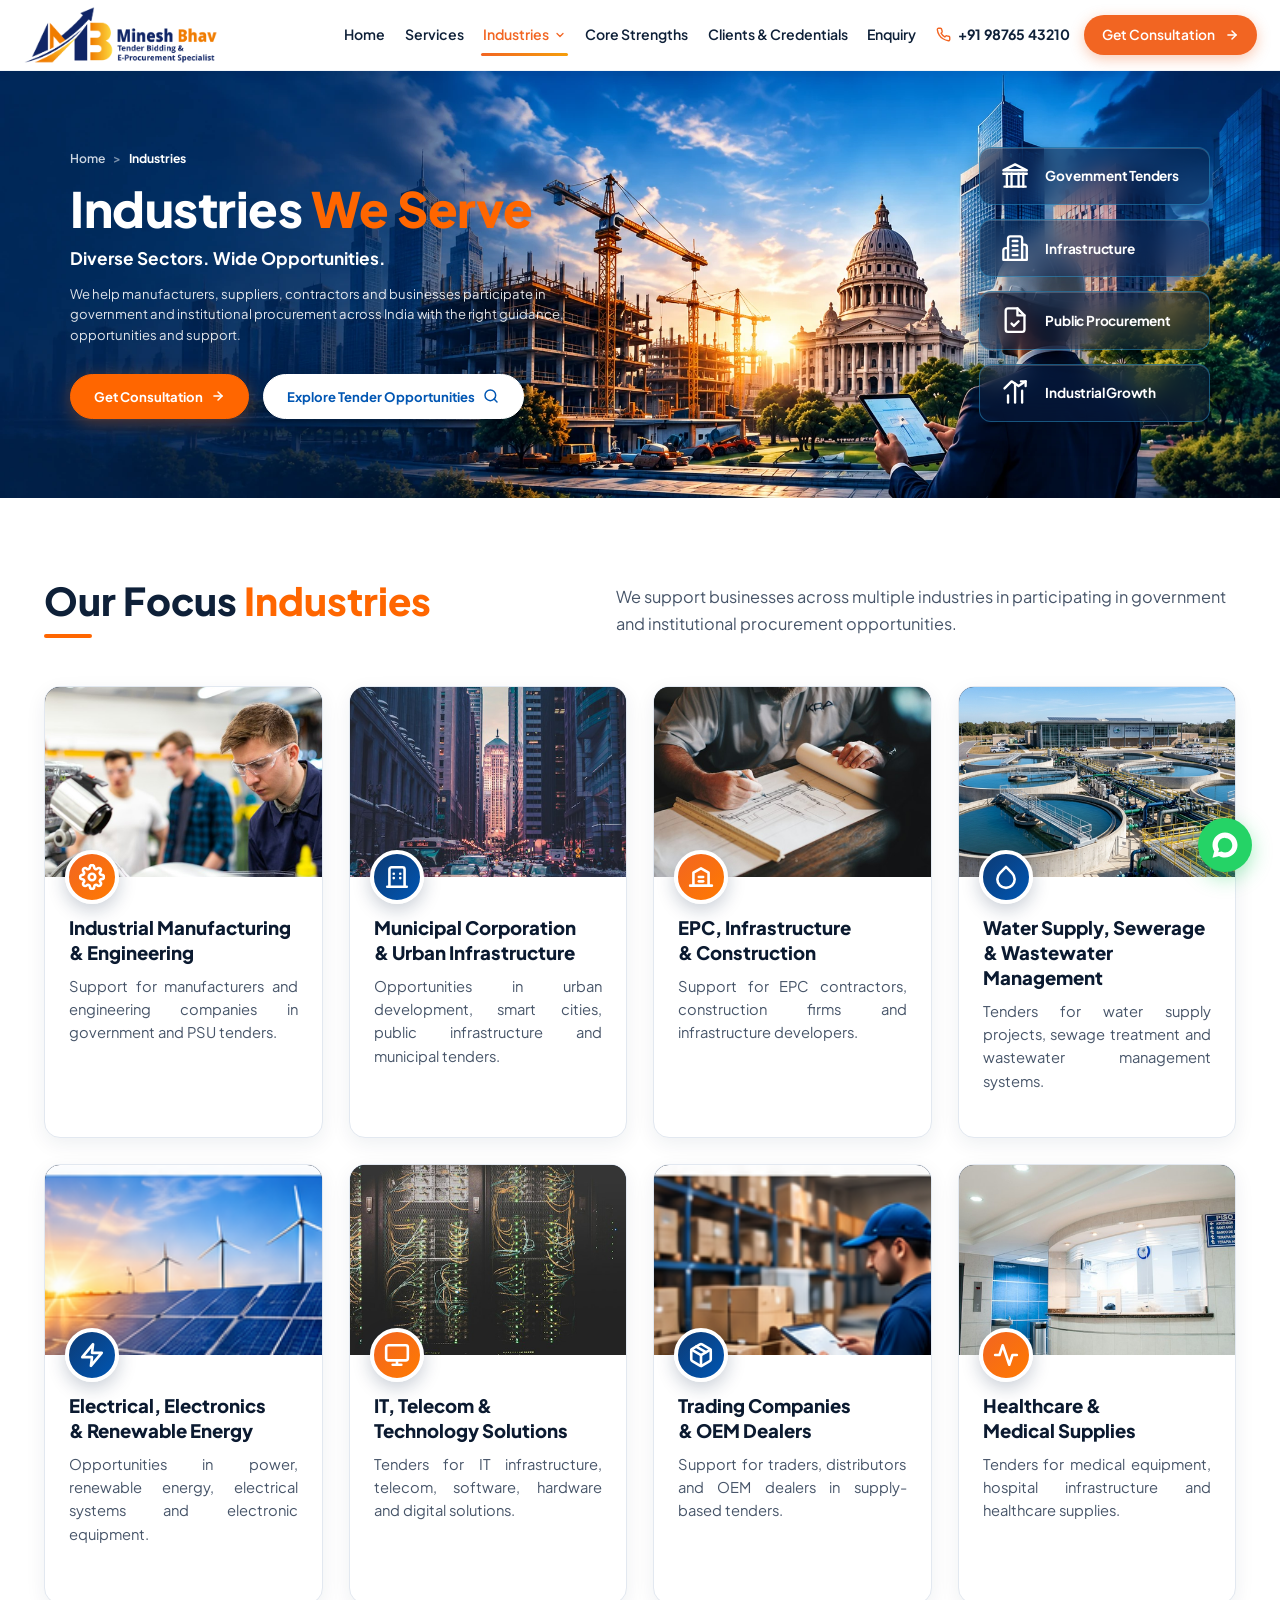
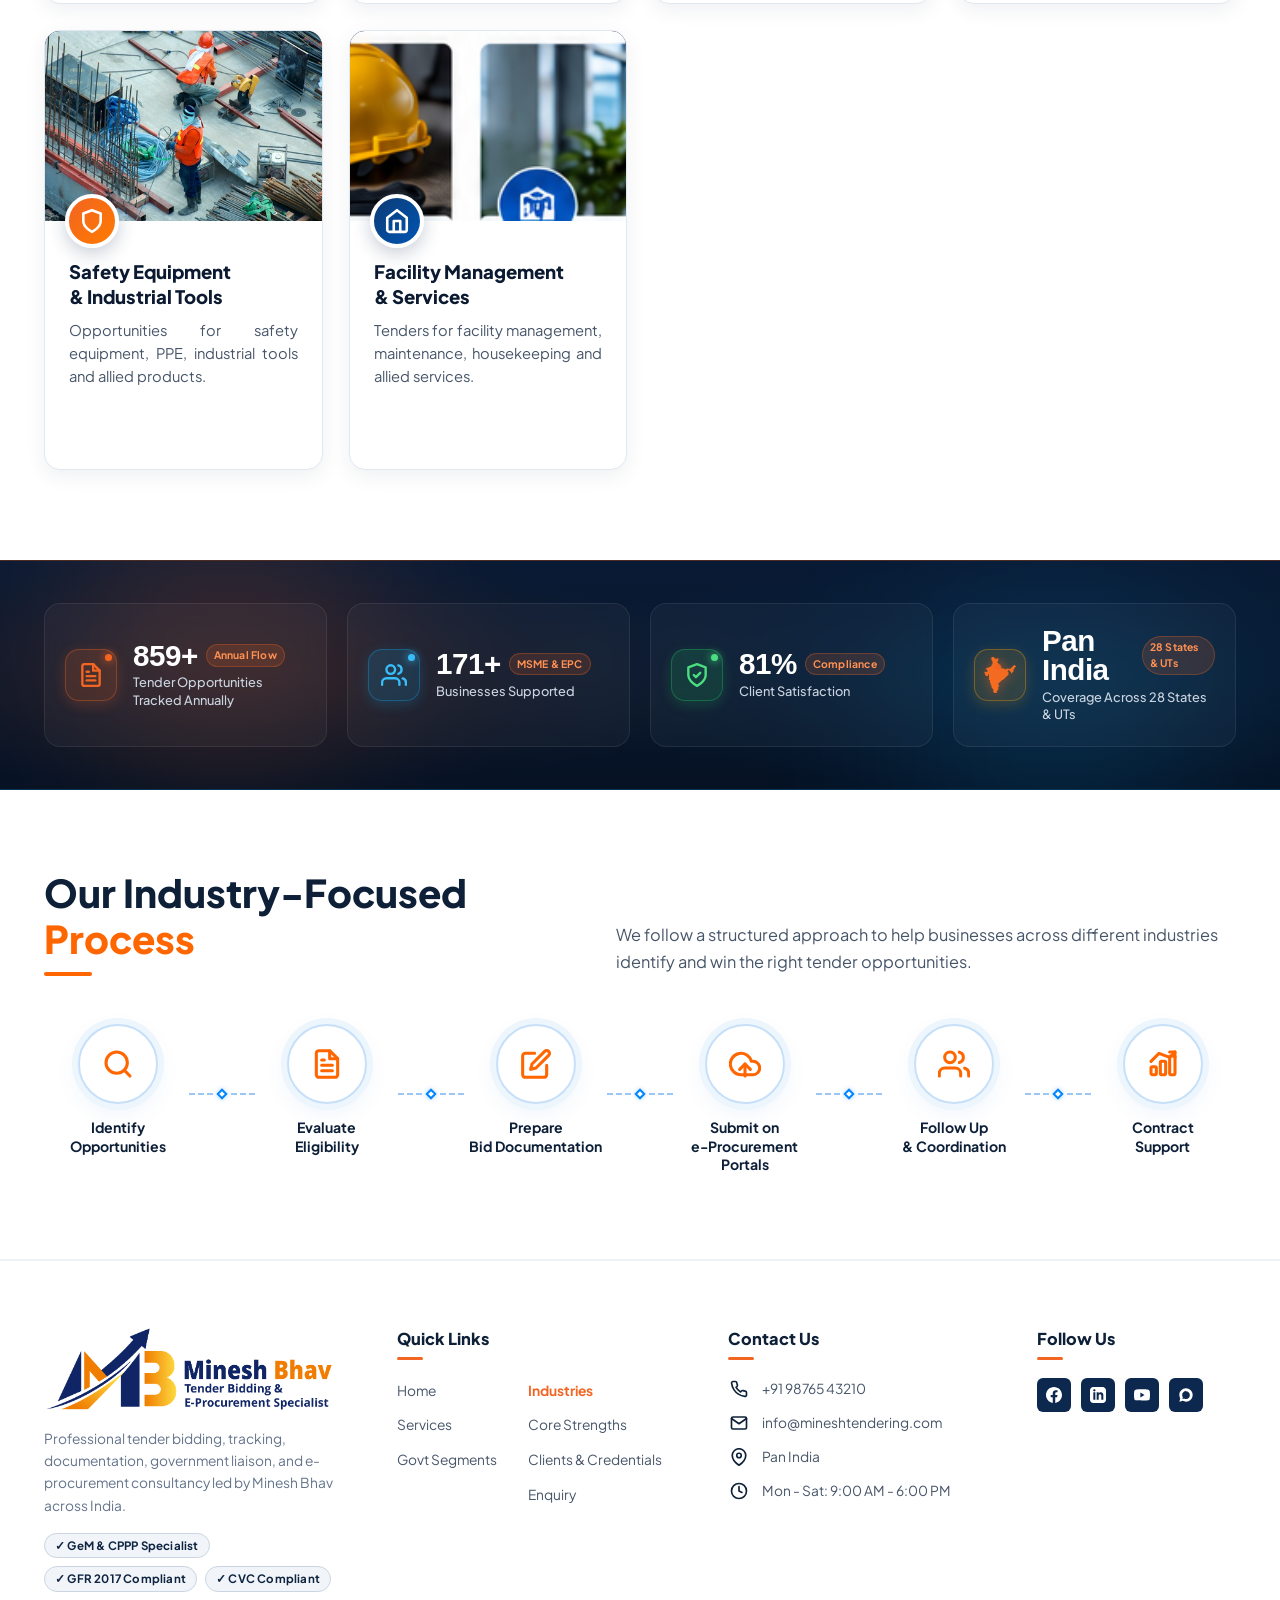
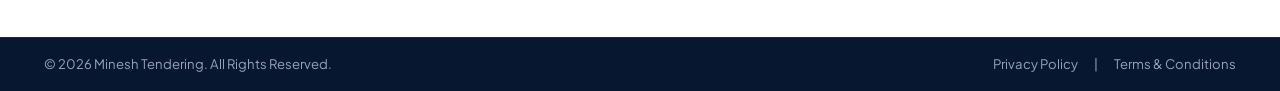
<file: industries-page.html>
<!DOCTYPE html>
<html lang="en">
<head>
  <meta charset="UTF-8">
  <meta name="viewport" content="width=device-width, initial-scale=1.0">
  <title>Industries | Minesh Bhav - Tender Bidding Specialist</title>
  <meta name="description" content="Specialized tender bidding and e-procurement solutions across EPC, water supply, electrical & renewables, municipal bodies, IT infrastructure, and manufacturing in India.">
  <meta name="keywords" content="EPC tenders, water supply tenders, STP ETP tenders, solar EPC bidding, municipal corporation tenders, IT government tenders, engineering machinery tenders">
  <meta name="author" content="Minesh Bhav">
  <meta name="robots" content="index, follow, max-snippet:-1, max-image-preview:large, max-video-preview:-1">
  <meta name="googlebot" content="index, follow, max-snippet:-1, max-image-preview:large, max-video-preview:-1">
  <link rel="canonical" href="https://www.mineshtendering.com/industries.html">
  <link rel="icon" type="image/x-icon" href="favicon.ico">
  <link rel="icon" type="image/png" sizes="32x32" href="assets/favicon-32x32.png">
  <link rel="icon" type="image/png" sizes="16x16" href="assets/favicon-16x16.png">
  <link rel="apple-touch-icon" sizes="180x180" href="assets/apple-touch-icon.png">

  <!-- Open Graph / Facebook -->
  <meta property="og:type" content="website">
  <meta property="og:site_name" content="Minesh Bhav Tender Management">
  <meta property="og:title" content="Industries | Minesh Bhav - Tender Bidding Specialist">
  <meta property="og:description" content="Specialized tender bidding and e-procurement solutions across EPC, water supply, electrical & renewables, municipal bodies, IT infrastructure, and manufacturing in India.">
  <meta property="og:url" content="https://www.mineshtendering.com/industries.html">
  <meta property="og:image" content="https://www.mineshtendering.com/assets/logo.png">
  <meta property="og:locale" content="en_IN">

  <!-- Twitter Card -->
  <meta name="twitter:card" content="summary_large_image">
  <meta name="twitter:title" content="Industries | Minesh Bhav - Tender Bidding Specialist">
  <meta name="twitter:description" content="Specialized tender bidding and e-procurement solutions across EPC, water supply, electrical & renewables, municipal bodies, IT infrastructure, and manufacturing in India.">
  <meta name="twitter:image" content="https://www.mineshtendering.com/assets/logo.png">

  <!-- Geographic Location Tags (Local SEO India) -->
  <meta name="geo.region" content="IN">
  <meta name="geo.placename" content="India">

  <!-- Structured Data (JSON-LD) -->
  <script type="application/ld+json">
{
  "@context": "https://schema.org",
  "@graph": [
    {
      "@type": "BreadcrumbList",
      "itemListElement": [
        {
          "@type": "ListItem",
          "position": 1,
          "name": "Home",
          "item": "https://www.mineshtendering.com/"
        },
        {
          "@type": "ListItem",
          "position": 2,
          "name": "Industries",
          "item": "https://www.mineshtendering.com/industries.html"
        }
      ]
    },
    {
      "@type": "WebPage",
      "name": "Industries Served - Minesh Bhav",
      "url": "https://www.mineshtendering.com/industries.html",
      "description": "Tender consultancy across industrial manufacturing, urban infrastructure, water management, renewables, and technology."
    }
  ]
}
  </script>
  <link rel="preconnect" href="https://fonts.googleapis.com">
  <link rel="preconnect" href="https://fonts.gstatic.com" crossorigin>
  <link href="https://fonts.googleapis.com/css2?family=Plus+Jakarta+Sans:wght@400;500;600;700;800&display=swap" rel="stylesheet">
  <link rel="stylesheet" href="style.css">
</head>
<body>

  <!-- =========================================================================
       1. TOP HEADER NAVIGATION
       ========================================================================= -->
  <header class="site-header">
    <div class="header-container">
      <a href="index.html" class="header-logo" aria-label="Minesh Bhav Homepage">
        <img src="assets/logo.png" alt="Minesh Bhav Tender Bidding &amp; E-Procurement Specialist" width="973" height="289" fetchpriority="high">
      </a>

      <button class="mobile-menu-toggle" id="menuToggle" aria-label="Toggle navigation menu">
        <svg viewBox="0 0 24 24" width="24" height="24" fill="none" stroke="currentColor" stroke-width="2">
          <line x1="3" y1="12" x2="21" y2="12"></line>
          <line x1="3" y1="6" x2="21" y2="6"></line>
          <line x1="3" y1="18" x2="21" y2="18"></line>
        </svg>
      </button>

      <nav>
        <ul class="nav-menu" id="navMenu">
          <li><a href="index.html" class="nav-link">Home</a></li>
          <li><a href="services.html" class="nav-link">Services</a></li>
          <li class="nav-item has-dropdown">
            <a href="industries.html" class="nav-link dropdown-toggle active" aria-expanded="false" aria-haspopup="true">
              <span>Industries</span>
              <svg class="dropdown-chevron" viewBox="0 0 24 24" width="12" height="12" fill="none" stroke="currentColor" stroke-width="2.5" stroke-linecap="round" stroke-linejoin="round">
                <polyline points="6 9 12 15 18 9"></polyline>
              </svg>
            </a>
            <ul class="dropdown-menu">
              <li><a href="industries.html" class="dropdown-item active">Focus Industries</a></li>
              <li><a href="govt-segments.html" class="dropdown-item">Govt Segments</a></li>
            </ul>
          </li>
          <li><a href="core-strengths.html" class="nav-link">Core Strengths</a></li>
          <li><a href="client-credentials.html" class="nav-link">Clients &amp; Credentials</a></li>
          <li><a href="enquiry.html" class="nav-link">Enquiry</a></li>
        </ul>
      </nav>

      <div class="header-cta" style="display: flex; align-items: center;">
        <a href="tel:+919876543210" class="header-phone-link" aria-label="Call +91 98765 43210">
          <svg viewBox="0 0 24 24" fill="none" stroke="currentColor" stroke-linecap="round" stroke-linejoin="round">
            <path d="M22 16.92v3a2 2 0 0 1-2.18 2 19.79 19.79 0 0 1-8.63-3.07 19.5 19.5 0 0 1-6-6 19.79 19.79 0 0 1-3.07-8.67A2 2 0 0 1 4.11 2h3a2 2 0 0 1 2 1.72 12.84 12.84 0 0 0 .7 2.81 2 2 0 0 1-.45 2.11L8.09 9.91a16 16 0 0 0 6 6l1.27-1.27a2 2 0 0 1 2.11-.45 12.84 12.84 0 0 0 2.81.7A2 2 0 0 1 22 16.92z"></path>
          </svg>
          <span>+91 98765 43210</span>
        </a>

        <a href="#consultation-modal" class="btn btn-primary open-modal-btn">
          Get Consultation
          <svg viewBox="0 0 24 24" fill="none" stroke="currentColor" stroke-width="2.5" stroke-linecap="round" stroke-linejoin="round">
            <line x1="5" y1="12" x2="19" y2="12"></line>
            <polyline points="12 5 19 12 12 19"></polyline>
          </svg>
        </a>
      </div>
    </div>
  </header>

  <!-- =========================================================================
       2. INDUSTRIES HERO BANNER SECTION (Accurate to Industries page.png)
       ========================================================================= -->
  <section class="industries-hero-banner-section">
    <div class="industries-banner-wrap">
      <!-- Master Clean Full-Width Background Image (2172x724) -->
      <picture>
        <source srcset="assets/industries_banner.webp" type="image/webp">
        <img src="assets/industries_banner.png" alt="Industries We Serve - Diverse Sectors. Wide Opportunities." class="industries-banner-bg-img" width="2172" height="724" fetchpriority="high" loading="eager" decoding="async">
      </picture>

      <!-- Live Interactive Overlay Layer -->
      <div class="industries-banner-overlay">
        <div class="industries-banner-left">
          <nav class="industries-banner-breadcrumbs" aria-label="Breadcrumb">
            <a href="index.html">Home</a>
            <span class="sep">&gt;</span>
            <span class="curr">Industries</span>
          </nav>

          <h1 class="industries-banner-title">
            Industries <span class="text-orange">We Serve</span>
          </h1>

          <h2 class="industries-banner-subtitle">
            Diverse Sectors. Wide Opportunities.
          </h2>

          <p class="industries-banner-desc">
            We help manufacturers, suppliers, contractors and businesses participate in government and institutional procurement across India with the right guidance, opportunities and support.
          </p>

          <div class="industries-banner-actions">
            <a href="#consultation-modal" class="btn btn-primary open-modal-btn">
              <span>Get Consultation</span>
              <svg viewBox="0 0 24 24" fill="none" stroke="currentColor" stroke-width="2.5" stroke-linecap="round" stroke-linejoin="round" width="16" height="16">
                <line x1="5" y1="12" x2="19" y2="12"></line>
                <polyline points="12 5 19 12 12 19"></polyline>
              </svg>
            </a>
            <a href="#focus-industries" class="btn-explore-white">
              <span>Explore Tender Opportunities</span>
              <svg viewBox="0 0 24 24" fill="none" stroke="currentColor" stroke-width="2.2" stroke-linecap="round" stroke-linejoin="round" width="16" height="16">
                <circle cx="11" cy="11" r="8"></circle>
                <line x1="21" y1="21" x2="16.65" y2="16.65"></line>
              </svg>
            </a>
          </div>
        </div>

        <!-- Glassmorphic Feature Cards (Right Side) -->
        <div class="industries-banner-right">
          <div class="industries-glass-card">
            <div class="industries-glass-icon">
              <svg viewBox="0 0 24 24" fill="none" stroke="currentColor" stroke-width="2" stroke-linecap="round" stroke-linejoin="round">
                <path d="M3 21h18"></path>
                <path d="M5 21V10"></path>
                <path d="M9 21V10"></path>
                <path d="M15 21V10"></path>
                <path d="M19 21V10"></path>
                <path d="M2 10h20"></path>
                <path d="M12 2L2 7h20L12 2z"></path>
              </svg>
            </div>
            <span class="industries-glass-label">Government Tenders</span>
          </div>

          <div class="industries-glass-card">
            <div class="industries-glass-icon">
              <svg viewBox="0 0 24 24" fill="none" stroke="currentColor" stroke-width="2" stroke-linecap="round" stroke-linejoin="round">
                <path d="M6 22V4a2 2 0 0 1 2-2h8a2 2 0 0 1 2 2v18Z"></path>
                <path d="M6 12H4a2 2 0 0 0-2 2v8h4"></path>
                <path d="M18 9h2a2 2 0 0 1 2 2v11h-4"></path>
                <path d="M10 6h4"></path>
                <path d="M10 10h4"></path>
                <path d="M10 14h4"></path>
                <path d="M10 18h4"></path>
              </svg>
            </div>
            <span class="industries-glass-label">Infrastructure</span>
          </div>

          <div class="industries-glass-card">
            <div class="industries-glass-icon">
              <svg viewBox="0 0 24 24" fill="none" stroke="currentColor" stroke-width="2" stroke-linecap="round" stroke-linejoin="round">
                <path d="M14 2H6a2 2 0 0 0-2 2v16a2 2 0 0 0 2 2h12a2 2 0 0 0 2-2V8z"></path>
                <polyline points="14 2 14 8 20 8"></polyline>
                <path d="M9 15l2 2 4-4"></path>
              </svg>
            </div>
            <span class="industries-glass-label">Public Procurement</span>
          </div>

          <div class="industries-glass-card">
            <div class="industries-glass-icon">
              <svg viewBox="0 0 24 24" fill="none" stroke="currentColor" stroke-width="2" stroke-linecap="round" stroke-linejoin="round">
                <line x1="18" y1="20" x2="18" y2="10"></line>
                <line x1="12" y1="20" x2="12" y2="4"></line>
                <line x1="6" y1="20" x2="6" y2="14"></line>
                <polyline points="3 8 9 2 15 6 21 2"></polyline>
                <polyline points="17 2 21 2 21 6"></polyline>
              </svg>
            </div>
            <span class="industries-glass-label">Industrial Growth</span>
          </div>
        </div>
      </div>
    </div>
  </section>

  <!-- =========================================================================
       3. OUR FOCUS INDUSTRIES SECTION (10 Detailed Sector Cards)
       ========================================================================= -->
  <section class="focus-industries-section" id="focus-industries">
    <div class="container">
      <div class="services-split-header">
        <div class="split-header-left">
          <h2>Our Focus <span class="text-orange">Industries</span></h2>
          <div class="header-accent-line"></div>
        </div>
        <p class="split-header-right">
          We support businesses across multiple industries in participating in government and institutional procurement opportunities.
        </p>
      </div>

      <div class="focus-industries-grid">
        <!-- 1. Industrial Manufacturing & Engineering -->
        <div class="focus-ind-card">
          <div class="focus-ind-img-wrap">
            <img src="assets/ind_focus_1.png" alt="Industrial Manufacturing &amp; Engineering" loading="lazy">
            <div class="focus-ind-badge badge-orange">
              <svg viewBox="0 0 24 24" fill="none" stroke="currentColor" stroke-linecap="round" stroke-linejoin="round">
                <circle cx="12" cy="12" r="3"></circle>
                <path d="M19.4 15a1.65 1.65 0 0 0 .33 1.82l.06.06a2 2 0 0 1 0 2.83 2 2 0 0 1-2.83 0l-.06-.06a1.65 1.65 0 0 0-1.82-.33 1.65 1.65 0 0 0-1 1.51V21a2 2 0 0 1-2 2 2 2 0 0 1-2-2v-.09A1.65 1.65 0 0 0 9 19.4a1.65 1.65 0 0 0-1.82.33l-.06.06a2 2 0 0 1-2.83 0 2 2 0 0 1 0-2.83l.06-.06a1.65 1.65 0 0 0 .33-1.82 1.65 1.65 0 0 0-1.51-1H3a2 2 0 0 1-2-2 2 2 0 0 1 2-2h.09A1.65 1.65 0 0 0 4.6 9a1.65 1.65 0 0 0-.33-1.82l-.06-.06a2 2 0 0 1 0-2.83 2 2 0 0 1 2.83 0l.06.06a1.65 1.65 0 0 0 1.82.33H9a1.65 1.65 0 0 0 1-1.51V3a2 2 0 0 1 2-2 2 2 0 0 1 2 2v.09a1.65 1.65 0 0 0 1 1.51 1.65 1.65 0 0 0 1.82-.33l.06-.06a2 2 0 0 1 2.83 0 2 2 0 0 1 0 2.83l-.06.06a1.65 1.65 0 0 0-.33 1.82V9a1.65 1.65 0 0 0 1.51 1H21a2 2 0 0 1 2 2 2 2 0 0 1-2 2h-.09a1.65 1.65 0 0 0-1.51 1z"></path>
              </svg>
            </div>
          </div>
          <div class="focus-ind-body">
            <h3 class="focus-ind-title">Industrial Manufacturing<br>&amp; Engineering</h3>
            <p class="focus-ind-desc">Support for manufacturers and engineering companies in government and PSU tenders.</p>

          </div>
        </div>

        <!-- 2. Municipal Corporation & Urban Infrastructure -->
        <div class="focus-ind-card">
          <div class="focus-ind-img-wrap">
            <img src="assets/ind_focus_2.png" alt="Municipal Corporation &amp; Urban Infrastructure" loading="lazy">
            <div class="focus-ind-badge badge-blue">
              <svg viewBox="0 0 24 24" fill="none" stroke="currentColor" stroke-linecap="round" stroke-linejoin="round">
                <path d="M3 21h18"></path>
                <path d="M5 21V5a2 2 0 0 1 2-2h10a2 2 0 0 1 2 2v16"></path>
                <line x1="9" y1="9" x2="9" y2="9.01"></line>
                <line x1="15" y1="9" x2="15" y2="9.01"></line>
                <line x1="9" y1="13" x2="9" y2="13.01"></line>
                <line x1="15" y1="13" x2="15" y2="13.01"></line>
              </svg>
            </div>
          </div>
          <div class="focus-ind-body">
            <h3 class="focus-ind-title">Municipal Corporation<br>&amp; Urban Infrastructure</h3>
            <p class="focus-ind-desc">Opportunities in urban development, smart cities, public infrastructure and municipal tenders.</p>

          </div>
        </div>

        <!-- 3. EPC, Infrastructure & Construction -->
        <div class="focus-ind-card">
          <div class="focus-ind-img-wrap">
            <img src="assets/ind_focus_3.png" alt="EPC, Infrastructure &amp; Construction" loading="lazy">
            <div class="focus-ind-badge badge-orange">
              <svg viewBox="0 0 24 24" fill="none" stroke="currentColor" stroke-linecap="round" stroke-linejoin="round">
                <path d="M2 20h20"></path>
                <path d="M5 20V8l7-4 7 4v12"></path>
                <line x1="10" y1="12" x2="14" y2="12"></line>
                <line x1="10" y1="16" x2="14" y2="16"></line>
              </svg>
            </div>
          </div>
          <div class="focus-ind-body">
            <h3 class="focus-ind-title">EPC, Infrastructure<br>&amp; Construction</h3>
            <p class="focus-ind-desc">Support for EPC contractors, construction firms and infrastructure developers.</p>

          </div>
        </div>

        <!-- 4. Water Supply, Sewerage & Wastewater Management -->
        <div class="focus-ind-card">
          <div class="focus-ind-img-wrap">
            <img src="assets/ind_focus_4.png" alt="Water Supply, Sewerage &amp; Wastewater Management" loading="lazy">
            <div class="focus-ind-badge badge-blue">
              <svg viewBox="0 0 24 24" fill="none" stroke="currentColor" stroke-linecap="round" stroke-linejoin="round">
                <path d="M12 2.69l5.66 5.66a8 8 0 1 1-11.31 0z"></path>
              </svg>
            </div>
          </div>
          <div class="focus-ind-body">
            <h3 class="focus-ind-title">Water Supply, Sewerage<br>&amp; Wastewater Management</h3>
            <p class="focus-ind-desc">Tenders for water supply projects, sewage treatment and wastewater management systems.</p>

          </div>
        </div>

        <!-- 5. Electrical, Electronics & Renewable Energy -->
        <div class="focus-ind-card">
          <div class="focus-ind-img-wrap">
            <img src="assets/ind_focus_5.png" alt="Electrical, Electronics &amp; Renewable Energy" loading="lazy">
            <div class="focus-ind-badge badge-blue">
              <svg viewBox="0 0 24 24" fill="none" stroke="currentColor" stroke-linecap="round" stroke-linejoin="round">
                <polygon points="13 2 3 14 12 14 11 22 21 10 12 10 13 2"></polygon>
              </svg>
            </div>
          </div>
          <div class="focus-ind-body">
            <h3 class="focus-ind-title">Electrical, Electronics<br>&amp; Renewable Energy</h3>
            <p class="focus-ind-desc">Opportunities in power, renewable energy, electrical systems and electronic equipment.</p>

          </div>
        </div>

        <!-- 6. IT, Telecom & Technology Solutions -->
        <div class="focus-ind-card">
          <div class="focus-ind-img-wrap">
            <img src="assets/ind_focus_6.png" alt="IT, Telecom &amp; Technology Solutions" loading="lazy">
            <div class="focus-ind-badge badge-orange">
              <svg viewBox="0 0 24 24" fill="none" stroke="currentColor" stroke-linecap="round" stroke-linejoin="round">
                <rect x="2" y="3" width="20" height="14" rx="2" ry="2"></rect>
                <line x1="8" y1="21" x2="16" y2="21"></line>
                <line x1="12" y1="17" x2="12" y2="21"></line>
              </svg>
            </div>
          </div>
          <div class="focus-ind-body">
            <h3 class="focus-ind-title">IT, Telecom &amp;<br>Technology Solutions</h3>
            <p class="focus-ind-desc">Tenders for IT infrastructure, telecom, software, hardware and digital solutions.</p>

          </div>
        </div>

        <!-- 7. Trading Companies & OEM Dealers -->
        <div class="focus-ind-card">
          <div class="focus-ind-img-wrap">
            <img src="assets/ind_focus_7.png" alt="Trading Companies &amp; OEM Dealers" loading="lazy">
            <div class="focus-ind-badge badge-blue">
              <svg viewBox="0 0 24 24" fill="none" stroke="currentColor" stroke-linecap="round" stroke-linejoin="round">
                <line x1="16.5" y1="9.4" x2="7.5" y2="4.21"></line>
                <path d="M21 16V8a2 2 0 0 0-1-1.73l-7-4a2 2 0 0 0-2 0l-7 4A2 2 0 0 0 3 8v8a2 2 0 0 0 1 1.73l7 4a2 2 0 0 0 2 0l7-4A2 2 0 0 0 21 16z"></path>
                <polyline points="3.27 6.96 12 12.01 20.73 6.96"></polyline>
                <line x1="12" y1="22.08" x2="12" y2="12"></line>
              </svg>
            </div>
          </div>
          <div class="focus-ind-body">
            <h3 class="focus-ind-title">Trading Companies<br>&amp; OEM Dealers</h3>
            <p class="focus-ind-desc">Support for traders, distributors and OEM dealers in supply-based tenders.</p>

          </div>
        </div>

        <!-- 8. Healthcare & Medical Supplies -->
        <div class="focus-ind-card">
          <div class="focus-ind-img-wrap">
            <img src="assets/ind_focus_8.png" alt="Healthcare &amp; Medical Supplies" loading="lazy">
            <div class="focus-ind-badge badge-orange">
              <svg viewBox="0 0 24 24" fill="none" stroke="currentColor" stroke-linecap="round" stroke-linejoin="round">
                <path d="M22 12h-4l-3 9L9 3l-3 9H2"></path>
              </svg>
            </div>
          </div>
          <div class="focus-ind-body">
            <h3 class="focus-ind-title">Healthcare &amp;<br>Medical Supplies</h3>
            <p class="focus-ind-desc">Tenders for medical equipment, hospital infrastructure and healthcare supplies.</p>

          </div>
        </div>

        <!-- 9. Safety Equipment & Industrial Tools -->
        <div class="focus-ind-card">
          <div class="focus-ind-img-wrap">
            <img src="assets/ind_focus_9.png" alt="Safety Equipment &amp; Industrial Tools" loading="lazy">
            <div class="focus-ind-badge badge-orange">
              <svg viewBox="0 0 24 24" fill="none" stroke="currentColor" stroke-linecap="round" stroke-linejoin="round">
                <path d="M12 22s8-4 8-10V5l-8-3-8 3v7c0 6 8 10 8 10z"></path>
              </svg>
            </div>
          </div>
          <div class="focus-ind-body">
            <h3 class="focus-ind-title">Safety Equipment<br>&amp; Industrial Tools</h3>
            <p class="focus-ind-desc">Opportunities for safety equipment, PPE, industrial tools and allied products.</p>

          </div>
        </div>

        <!-- 10. Facility Management & Services -->
        <div class="focus-ind-card">
          <div class="focus-ind-img-wrap">
            <img src="assets/ind_focus_10.png" alt="Facility Management &amp; Services" loading="lazy">
            <div class="focus-ind-badge badge-blue">
              <svg viewBox="0 0 24 24" fill="none" stroke="currentColor" stroke-linecap="round" stroke-linejoin="round">
                <path d="M3 9l9-7 9 7v11a2 2 0 0 1-2 2H5a2 2 0 0 1-2-2z"></path>
                <polyline points="9 22 9 12 15 12 15 22"></polyline>
              </svg>
            </div>
          </div>
          <div class="focus-ind-body">
            <h3 class="focus-ind-title">Facility Management<br>&amp; Services</h3>
            <p class="focus-ind-desc">Tenders for facility management, maintenance, housekeeping and allied services.</p>

          </div>
        </div>
      </div>
    </div>
  </section>

  <!-- =========================================================================
       4. STATS COUNTER STRIP (Dark Navy Panoramic Bar with Pan India Map)
       ========================================================================= -->
  <section class="stats-section" id="stats">
    <div class="stats-ambient-glow glow-left"></div>
    <div class="stats-ambient-glow glow-right"></div>
    <div class="container">
      <div class="stats-grid">
        <!-- Stat 1 -->
        <div class="stat-item">
          <div class="stat-icon-pod pod-orange">
            <svg viewBox="0 0 24 24" fill="none" stroke="currentColor" stroke-width="2.2" stroke-linecap="round" stroke-linejoin="round">
              <path d="M14 2H6a2 2 0 0 0-2 2v16a2 2 0 0 0 2 2h12a2 2 0 0 0 2-2V8z"></path>
              <polyline points="14 2 14 8 20 8"></polyline>
              <line x1="16" y1="13" x2="8" y2="13"></line>
              <line x1="16" y1="17" x2="8" y2="17"></line>
              <polyline points="10 9 9 9 8 9"></polyline>
            </svg>
            <span class="stat-icon-ping"></span>
          </div>
          <div class="stat-data">
            <div class="stat-number-row">
              <h3 class="stat-counter" data-target="1000" data-suffix="+">1000+</h3>
              <span class="stat-pill-badge">Annual Flow</span>
            </div>
            <p class="stat-label">Tender Opportunities Tracked Annually</p>
          </div>
        </div>

        <!-- Stat 2 -->
        <div class="stat-item">
          <div class="stat-icon-pod pod-blue">
            <svg viewBox="0 0 24 24" fill="none" stroke="currentColor" stroke-width="2.2" stroke-linecap="round" stroke-linejoin="round">
              <path d="M17 21v-2a4 4 0 0 0-4-4H5a4 4 0 0 0-4 4v2"></path>
              <circle cx="9" cy="7" r="4"></circle>
              <path d="M23 21v-2a4 4 0 0 0-3-3.87"></path>
              <path d="M16 3.13a4 4 0 0 1 0 7.75"></path>
            </svg>
            <span class="stat-icon-ping"></span>
          </div>
          <div class="stat-data">
            <div class="stat-number-row">
              <h3 class="stat-counter" data-target="200" data-suffix="+">200+</h3>
              <span class="stat-pill-badge">MSME &amp; EPC</span>
            </div>
            <p class="stat-label">Businesses Supported</p>
          </div>
        </div>

        <!-- Stat 3 -->
        <div class="stat-item">
          <div class="stat-icon-pod pod-green">
            <svg viewBox="0 0 24 24" fill="none" stroke="currentColor" stroke-width="2.2" stroke-linecap="round" stroke-linejoin="round">
              <path d="M12 22s8-4 8-10V5l-8-3-8 3v7c0 6 8 10 8 10z"></path>
              <polyline points="9 12 11 14 15 10"></polyline>
            </svg>
            <span class="stat-icon-ping"></span>
          </div>
          <div class="stat-data">
            <div class="stat-number-row">
              <h3 class="stat-counter" data-target="95" data-suffix="%">95%</h3>
              <span class="stat-pill-badge">Compliance</span>
            </div>
            <p class="stat-label">Client Satisfaction</p>
          </div>
        </div>

        <!-- Stat 4 -->
        <div class="stat-item">
          <div class="stat-icon-pod pod-amber">
            <img src="assets/india-map.png" alt="Pan India Coverage" class="stat-map-img">
            <span class="stat-beacon-pulse"></span>
          </div>
          <div class="stat-data">
            <div class="stat-number-row">
              <h3 class="stat-counter-text">Pan India</h3>
              <span class="stat-pill-badge">28 States &amp; UTs</span>
            </div>
            <p class="stat-label">Coverage Across 28 States &amp; UTs</p>
          </div>
        </div>
      </div>
    </div>
  </section>

  <!-- =========================================================================
       5. OUR INDUSTRY-FOCUSED PROCESS
       ========================================================================= -->
  <section class="services-process-section" id="process">
    <div class="container">
      <div class="services-split-header">
        <div class="split-header-left">
          <h2>Our Industry-Focused <span class="text-orange">Process</span></h2>
          <div class="header-accent-line"></div>
        </div>
        <p class="split-header-right">
          We follow a structured approach to help businesses across different industries identify and win the right tender opportunities.
        </p>
      </div>

      <div class="services-process-timeline">
        <!-- Step 01 -->
        <div class="process-step-col">
          <div class="step-circle-node">
            <svg viewBox="0 0 24 24" fill="none" stroke="currentColor" stroke-width="2.3" stroke-linecap="round" stroke-linejoin="round">
              <circle cx="11" cy="11" r="8"></circle>
              <line x1="21" y1="21" x2="16.65" y2="16.65"></line>
            </svg>
          </div>
          <h4 class="step-col-title">Identify<br>Opportunities</h4>
        </div>

        <!-- Connector 1-2 -->
        <div class="process-track-divider" aria-hidden="true">
          <span class="track-dash"></span>
          <span class="track-diamond"></span>
          <span class="track-dash"></span>
        </div>

        <!-- Step 02 -->
        <div class="process-step-col">
          <div class="step-circle-node">
            <svg viewBox="0 0 24 24" fill="none" stroke="currentColor" stroke-width="2.3" stroke-linecap="round" stroke-linejoin="round">
              <path d="M14 2H6a2 2 0 0 0-2 2v16a2 2 0 0 0 2 2h12a2 2 0 0 0 2-2V8z"></path>
              <polyline points="14 2 14 8 20 8"></polyline>
              <line x1="16" y1="13" x2="8" y2="13"></line>
              <line x1="16" y1="17" x2="8" y2="17"></line>
              <polyline points="10 9 9 9 8 9"></polyline>
            </svg>
          </div>
          <h4 class="step-col-title">Evaluate<br>Eligibility</h4>
        </div>

        <!-- Connector 2-3 -->
        <div class="process-track-divider" aria-hidden="true">
          <span class="track-dash"></span>
          <span class="track-diamond"></span>
          <span class="track-dash"></span>
        </div>

        <!-- Step 03 -->
        <div class="process-step-col">
          <div class="step-circle-node">
            <svg viewBox="0 0 24 24" fill="none" stroke="currentColor" stroke-width="2.3" stroke-linecap="round" stroke-linejoin="round">
              <path d="M11 4H4a2 2 0 0 0-2 2v14a2 2 0 0 0 2 2h14a2 2 0 0 0 2-2v-7"></path>
              <path d="M18.5 2.5a2.121 2.121 0 0 1 3 3L12 15l-4 1 1-4 9.5-9.5z"></path>
            </svg>
          </div>
          <h4 class="step-col-title">Prepare<br>Bid Documentation</h4>
        </div>

        <!-- Connector 3-4 -->
        <div class="process-track-divider" aria-hidden="true">
          <span class="track-dash"></span>
          <span class="track-diamond"></span>
          <span class="track-dash"></span>
        </div>

        <!-- Step 04 -->
        <div class="process-step-col">
          <div class="step-circle-node">
            <svg viewBox="0 0 24 24" fill="none" stroke="currentColor" stroke-width="2.3" stroke-linecap="round" stroke-linejoin="round">
              <path d="M18 10h-1.26A8 8 0 1 0 9 20h9a5 5 0 0 0 0-10z"></path>
              <polyline points="16 16 12 12 8 16"></polyline>
              <line x1="12" y1="12" x2="12" y2="21"></line>
            </svg>
          </div>
          <h4 class="step-col-title">Submit on<br>e-Procurement Portals</h4>
        </div>

        <!-- Connector 4-5 -->
        <div class="process-track-divider" aria-hidden="true">
          <span class="track-dash"></span>
          <span class="track-diamond"></span>
          <span class="track-dash"></span>
        </div>

        <!-- Step 05 -->
        <div class="process-step-col">
          <div class="step-circle-node">
            <svg viewBox="0 0 24 24" fill="none" stroke="currentColor" stroke-width="2.3" stroke-linecap="round" stroke-linejoin="round">
              <path d="M17 21v-2a4 4 0 0 0-4-4H5a4 4 0 0 0-4 4v2"></path>
              <circle cx="9" cy="7" r="4"></circle>
              <path d="M23 21v-2a4 4 0 0 0-3-3.87"></path>
              <path d="M16 3.13a4 4 0 0 1 0 7.75"></path>
            </svg>
          </div>
          <h4 class="step-col-title">Follow Up<br>&amp; Coordination</h4>
        </div>

        <!-- Connector 5-6 -->
        <div class="process-track-divider" aria-hidden="true">
          <span class="track-dash"></span>
          <span class="track-diamond"></span>
          <span class="track-dash"></span>
        </div>

        <!-- Step 06 -->
        <div class="process-step-col">
          <div class="step-circle-node">
            <svg viewBox="0 0 24 24" fill="none" stroke="currentColor" stroke-width="2.3" stroke-linecap="round" stroke-linejoin="round">
              <rect x="3" y="14" width="4" height="6" rx="1"></rect>
              <rect x="10" y="10" width="4" height="10" rx="1"></rect>
              <rect x="17" y="6" width="4" height="14" rx="1"></rect>
              <polyline points="3 10 9 4 17 7 21 3"></polyline>
              <polyline points="17 3 21 3 21 7"></polyline>
            </svg>
          </div>
          <h4 class="step-col-title">Contract<br>Support</h4>
        </div>
      </div>
    </div>
  </section>


  <!-- =========================================================================
       7. WEBSITE FOOTER
       ========================================================================= -->
  <footer class="site-footer" id="footer">
    <div class="container">
      <div class="footer-top-grid">
        <!-- Col 1: Brand & Credentials -->
        <div class="footer-brand">
          <a href="index.html" class="footer-logo-link" aria-label="Minesh Bhav Tender Management Homepage">
            <img src="assets/logo.png" alt="Minesh Bhav Tender Bidding &amp; E-Procurement Specialist">
          </a>
          <p class="footer-brand-desc">
            Professional tender bidding, tracking, documentation, government liaison, and e-procurement consultancy led by Minesh Bhav across India.
          </p>
          <div class="footer-badges-wrap">
            <span class="footer-badge-pill">✓ GeM &amp; CPPP Specialist</span>
            <span class="footer-badge-pill">✓ GFR 2017 Compliant</span>
            <span class="footer-badge-pill">✓ CVC Compliant</span>
          </div>
        </div>

        <!-- Col 2: Quick Links (Duo Columns) -->
        <div class="footer-links-col">
          <h4 class="footer-col-title">Quick Links</h4>
          <div class="footer-links-duo">
            <ul class="footer-links-list">
              <li><a href="index.html">Home</a></li>
              <li><a href="services.html">Services</a></li>
              <li><a href="govt-segments.html">Govt Segments</a></li>
            </ul>
            <ul class="footer-links-list">
              <li><a href="industries.html" style="color: var(--primary-orange); font-weight: 700;">Industries</a></li>
              <li><a href="core-strengths.html">Core Strengths</a></li>
              <li><a href="client-credentials.html">Clients &amp; Credentials</a></li>
              <li><a href="enquiry.html">Enquiry</a></li>
            </ul>
          </div>
        </div>

        <!-- Col 3: Contact Info -->
        <div class="footer-contact-col">
          <h4 class="footer-col-title">Contact Us</h4>
          <ul class="footer-contact-list">
            <li class="footer-contact-item">
              <span class="icon">
                <svg viewBox="0 0 24 24" fill="none" stroke="currentColor" stroke-width="2.2" stroke-linecap="round" stroke-linejoin="round">
                  <path d="M22 16.92v3a2 2 0 0 1-2.18 2 19.79 19.79 0 0 1-8.63-3.07 19.5 19.5 0 0 1-6-6 19.79 19.79 0 0 1-3.07-8.67A2 2 0 0 1 4.11 2h3a2 2 0 0 1 2 1.72 12.84 12.84 0 0 0 .7 2.81 2 2 0 0 1-.45 2.11L8.09 9.91a16 16 0 0 0 6 6l1.27-1.27a2 2 0 0 1 2.11-.45 12.84 12.84 0 0 0 2.81.7A2 2 0 0 1 22 16.92z"></path>
                </svg>
              </span>
              <a href="tel:+919876543210">+91 98765 43210</a>
            </li>
            <li class="footer-contact-item">
              <span class="icon">
                <svg viewBox="0 0 24 24" fill="none" stroke="currentColor" stroke-width="2.2" stroke-linecap="round" stroke-linejoin="round">
                  <path d="M4 4h16c1.1 0 2 .9 2 2v12c0 1.1-.9 2-2 2H4c-1.1 0-2-.9-2-2V6c0-1.1.9-2 2-2z"></path>
                  <polyline points="22,6 12,13 2,6"></polyline>
                </svg>
              </span>
              <a href="mailto:info@mineshtendering.com">info@mineshtendering.com</a>
            </li>
            <li class="footer-contact-item">
              <span class="icon">
                <svg viewBox="0 0 24 24" fill="none" stroke="currentColor" stroke-width="2.2" stroke-linecap="round" stroke-linejoin="round">
                  <path d="M21 10c0 7-9 13-9 13s-9-6-9-13a9 9 0 0 1 18 0z"></path>
                  <circle cx="12" cy="10" r="3"></circle>
                </svg>
              </span>
              <span>Pan India</span>
            </li>
            <li class="footer-contact-item">
              <span class="icon">
                <svg viewBox="0 0 24 24" fill="none" stroke="currentColor" stroke-width="2.2" stroke-linecap="round" stroke-linejoin="round">
                  <circle cx="12" cy="12" r="10"></circle>
                  <polyline points="12 6 12 12 16 14"></polyline>
                </svg>
              </span>
              <span>Mon - Sat: 9:00 AM - 6:00 PM</span>
            </li>
          </ul>
        </div>

        <!-- Col 4: Follow Us -->
        <div class="footer-social-col">
          <h4 class="footer-col-title">Follow Us</h4>
          <div class="footer-social-row">
            <a href="https://facebook.com" target="_blank" rel="noopener noreferrer" class="social-btn" aria-label="Facebook">
              <svg viewBox="0 0 24 24" fill="currentColor">
                <path d="M24 12.073c0-6.627-5.373-12-12-12s-12 5.373-12 12c0 5.99 4.388 10.954 10.125 11.854v-8.385H7.078v-3.47h3.047V9.43c0-3.007 1.792-4.669 4.533-4.669 1.312 0 2.686.235 2.686.235v2.953H15.83c-1.491 0-1.956.925-1.956 1.874v2.25h3.328l-.532 3.47h-2.796v8.385C19.612 23.027 24 18.062 24 12.073z"/>
              </svg>
            </a>
            <a href="https://linkedin.com" target="_blank" rel="noopener noreferrer" class="social-btn" aria-label="LinkedIn">
              <svg viewBox="0 0 24 24" fill="currentColor">
                <path d="M19 0h-14c-2.761 0-5 2.239-5 5v14c0 2.761 2.239 5 5 5h14c2.762 0 5-2.239 5-5v-14c0-2.761-2.762-5-5-5zm-11 19h-3v-11h3v11zm-1.5-12.268c-.966 0-1.75-.79-1.75-1.764s.784-1.764 1.75-1.764 1.75.79 1.75 1.764-.783 1.764-1.75 1.764zm13.5 12.268h-3v-5.604c0-3.368-4-3.113-4 0v5.604h-3v-11h3v1.765c1.396-2.586 7-2.777 7 2.476v6.759z"/>
              </svg>
            </a>
            <a href="https://youtube.com" target="_blank" rel="noopener noreferrer" class="social-btn" aria-label="YouTube">
              <svg viewBox="0 0 24 24" fill="currentColor">
                <path d="M23.498 6.186a3.016 3.016 0 0 0-2.122-2.136C19.505 3.545 12 3.545 12 3.545s-7.505 0-9.377.505A3.017 3.017 0 0 0 .502 6.186C0 8.07 0 12 0 12s0 3.93.502 5.814a3.016 3.016 0 0 0 2.122 2.136c1.871.505 9.376.505 9.376.505s7.505 0 9.377-.505a3.015 3.015 0 0 0 2.122-2.136C24 15.93 24 12 24 12s0-3.93-.502-5.814zM9.545 15.568V8.432L15.818 12l-6.273 3.568z"/>
              </svg>
            </a>
            <a href="https://wa.me/919876543210" target="_blank" rel="noopener noreferrer" class="social-btn" aria-label="WhatsApp">
              <svg viewBox="0 0 24 24" fill="currentColor">
                <path d="M12.031 6.172c-3.181 0-5.767 2.586-5.768 5.766-.001 1.298.38 2.27 1.019 3.287l-.711 2.598 2.669-.699c.969.54 1.77.838 2.791.838 3.181 0 5.767-2.586 5.768-5.766 0-3.18-2.586-5.766-5.768-5.766zm9.969 5.828c0 5.514-4.486 10-10 10-1.741 0-3.376-.447-4.805-1.23l-5.195 1.36 1.385-5.061c-.868-1.487-1.385-3.227-1.385-5.069 0-5.514 4.486-10 10-10s10 4.486 10 10z"/>
              </svg>
            </a>
          </div>
        </div>
      </div>
    </div>

    <!-- Bottom Copyright Row -->
    <div class="footer-copyright-bar">
      <div class="container">
        <div class="copyright-content">
          <p>© 2026 Minesh Tendering. All Rights Reserved.</p>
          <div class="copyright-links">
            <a href="#">Privacy Policy</a>
            <span>|</span>
            <a href="#">Terms &amp; Conditions</a>
          </div>
        </div>
      </div>
    </div>
  </footer>

  <!-- =========================================================================
       8. INTERACTIVE CONSULTATION MODAL
       ========================================================================= -->
  <div class="modal-overlay" id="consultationModal" role="dialog" aria-modal="true" aria-labelledby="modalTitle">
    <div class="modal-card">
      <button class="modal-close-btn" id="modalCloseBtn" aria-label="Close dialog">&times;</button>

      <div class="modal-header">
        <h3 id="modalTitle">Request Consultation</h3>
        <p>Get in touch with Minesh Bhav for expert tender management &amp; e-procurement guidance.</p>
      </div>

      <form id="consultationForm">
        <div class="form-group">
          <label class="form-label" for="fullName">Full Name *</label>
          <input type="text" id="fullName" class="form-input" placeholder="e.g. Rajesh Sharma" required>
        </div>

        <div class="form-group">
          <label class="form-label" for="companyName">Company Name *</label>
          <input type="text" id="companyName" class="form-input" placeholder="e.g. Apex Industrial Solutions" required>
        </div>

        <div class="form-group">
          <label class="form-label" for="mobileNumber">Mobile Number *</label>
          <input type="tel" id="mobileNumber" class="form-input" placeholder="e.g. +91 98765 43210" required>
        </div>

        <div class="form-group">
          <label class="form-label" for="emailAddress">Email Address *</label>
          <input type="email" id="emailAddress" class="form-input" placeholder="e.g. rajesh@apexindustry.com" required>
        </div>

        <div class="form-group">
          <label class="form-label" for="serviceRequired">Service Required *</label>
          <select id="serviceRequired" class="form-select" required>
            <option value="" disabled selected>Select service category</option>
            <option value="Tender Bidding &amp; Submission">1. Tender Bidding &amp; Submission</option>
            <option value="Tender Tracking &amp; Research">2. Tender Tracking &amp; Research</option>
            <option value="Government Liaison &amp; Co-ordination Support">3. Government Liaison &amp; Co-ordination Support</option>
            <option value="GeM &amp; Procurement Support">4. GeM &amp; Procurement Support</option>
            <option value="Post-Bid &amp; Contract Support">5. Post-Bid &amp; Contract Support</option>
            <option value="Tender Process Training">6. Tender Process Training</option>
            <option value="Other Consultancy">7. Other Consultancy</option>
          </select>
        </div>

        <div class="form-group">
          <label class="form-label" for="tenderDetails">Product / Tender Number (Optional)</label>
          <textarea id="tenderDetails" class="form-textarea" placeholder="Describe your product, service, or ongoing tender reference..."></textarea>
        </div>

        <div class="modal-btn-row">
          <button type="submit" class="btn btn-primary" style="flex: 1;">
            Submit Enquiry
            <svg viewBox="0 0 24 24" fill="none" stroke="currentColor" stroke-width="2.5" stroke-linecap="round" stroke-linejoin="round">
              <line x1="5" y1="12" x2="19" y2="12"></line>
              <polyline points="12 5 19 12 12 19"></polyline>
            </svg>
          </button>
          <button type="button" class="btn btn-outline" id="chatWhatsAppBtn">
            WhatsApp Direct
          </button>
        </div>
      </form>
    </div>
  </div>

  <!-- WhatsApp Floating Quick Button -->
  <a href="https://wa.me/919876543210?text=Hello!%20I%20am%20interested%20in%20Minesh%20Tendering%20services." target="_blank" rel="noopener noreferrer" class="whatsapp-float-btn" aria-label="Chat on WhatsApp">
    <svg viewBox="0 0 24 24" fill="currentColor">
      <path d="M12.031 6.172c-3.181 0-5.767 2.586-5.768 5.766-.001 1.298.38 2.27 1.019 3.287l-.711 2.598 2.669-.699c.969.54 1.77.838 2.791.838 3.181 0 5.767-2.586 5.768-5.766 0-3.18-2.586-5.766-5.768-5.766zm9.969 5.828c0 5.514-4.486 10-10 10-1.741 0-3.376-.447-4.805-1.23l-5.195 1.36 1.385-5.061c-.868-1.487-1.385-3.227-1.385-5.069 0-5.514 4.486-10 10-10s10 4.486 10 10z"/>
    </svg>
  </a>

  <!-- Toast Notification -->
  <div class="toast-msg" id="toastMsg">Thank you! Your enquiry has been received. Minesh Bhav will contact you shortly.</div>

  <script src="script.js"></script>
</body>
</html>
</file>
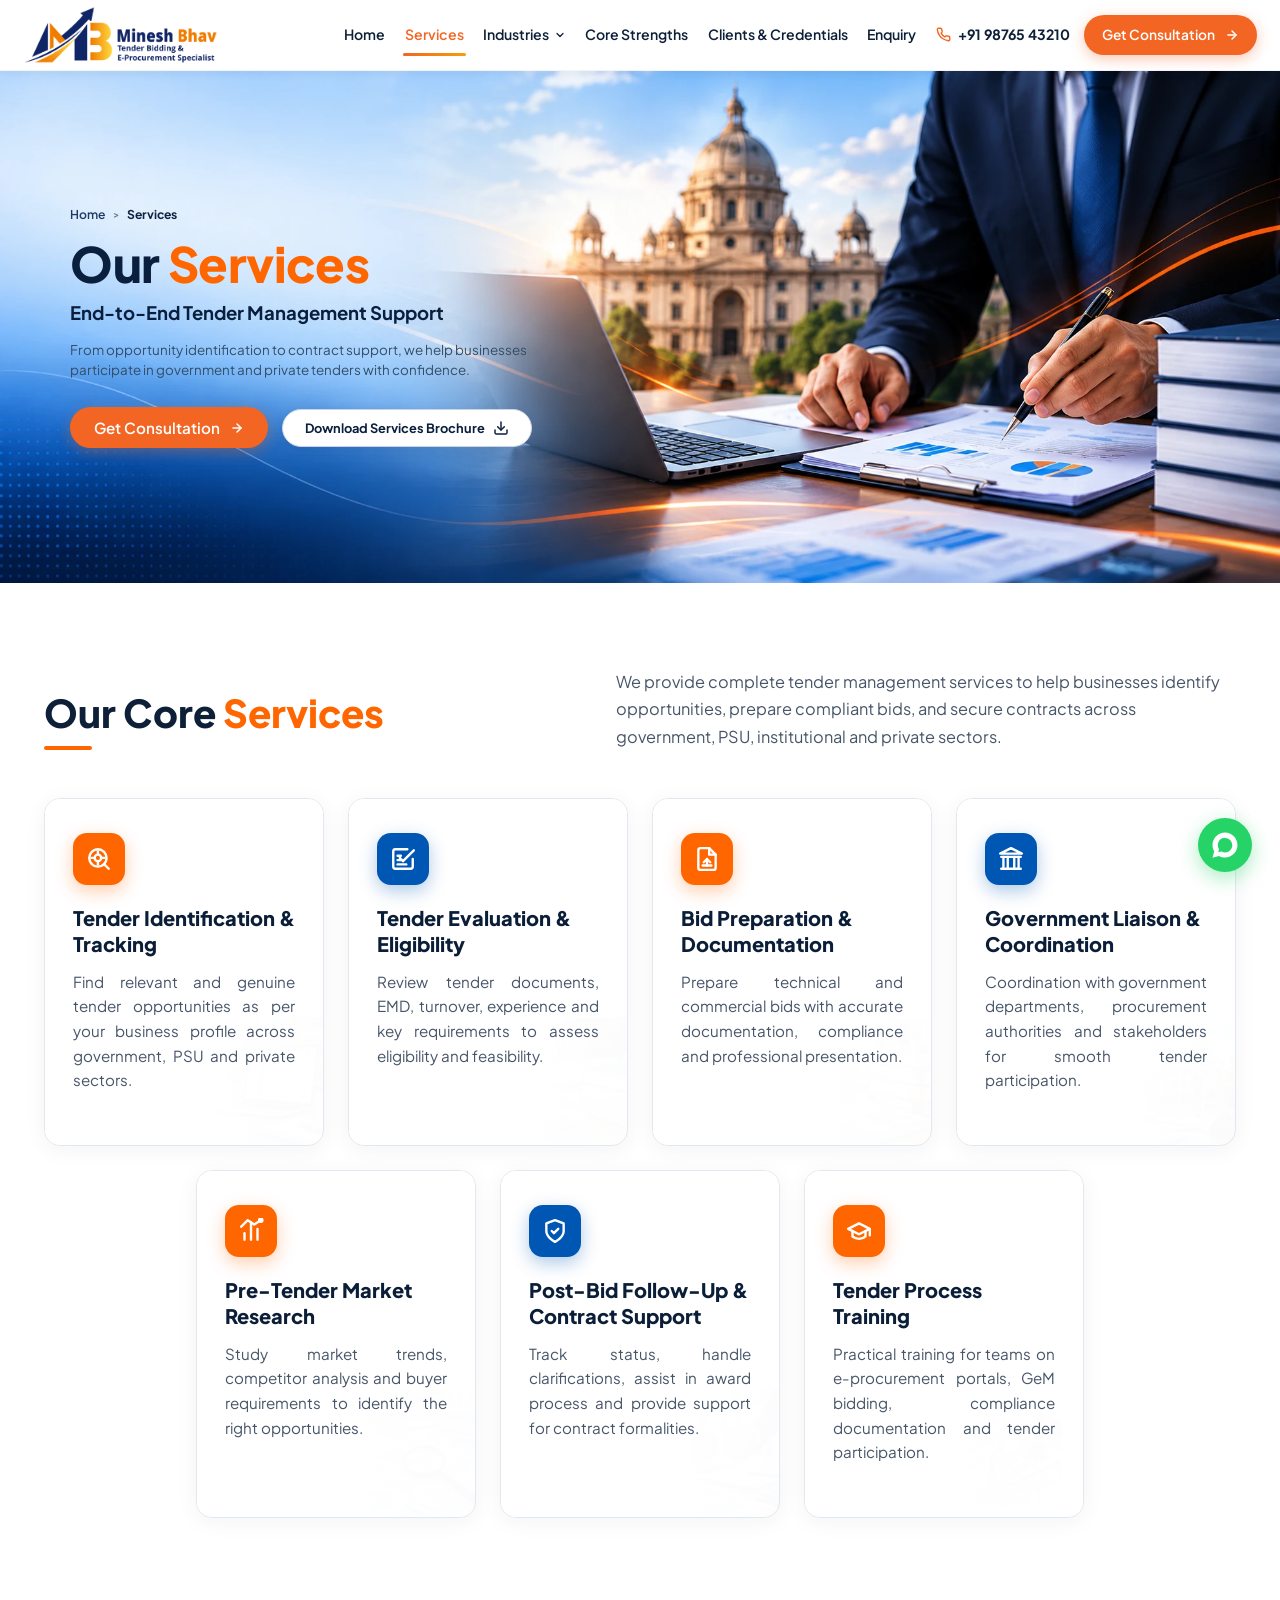
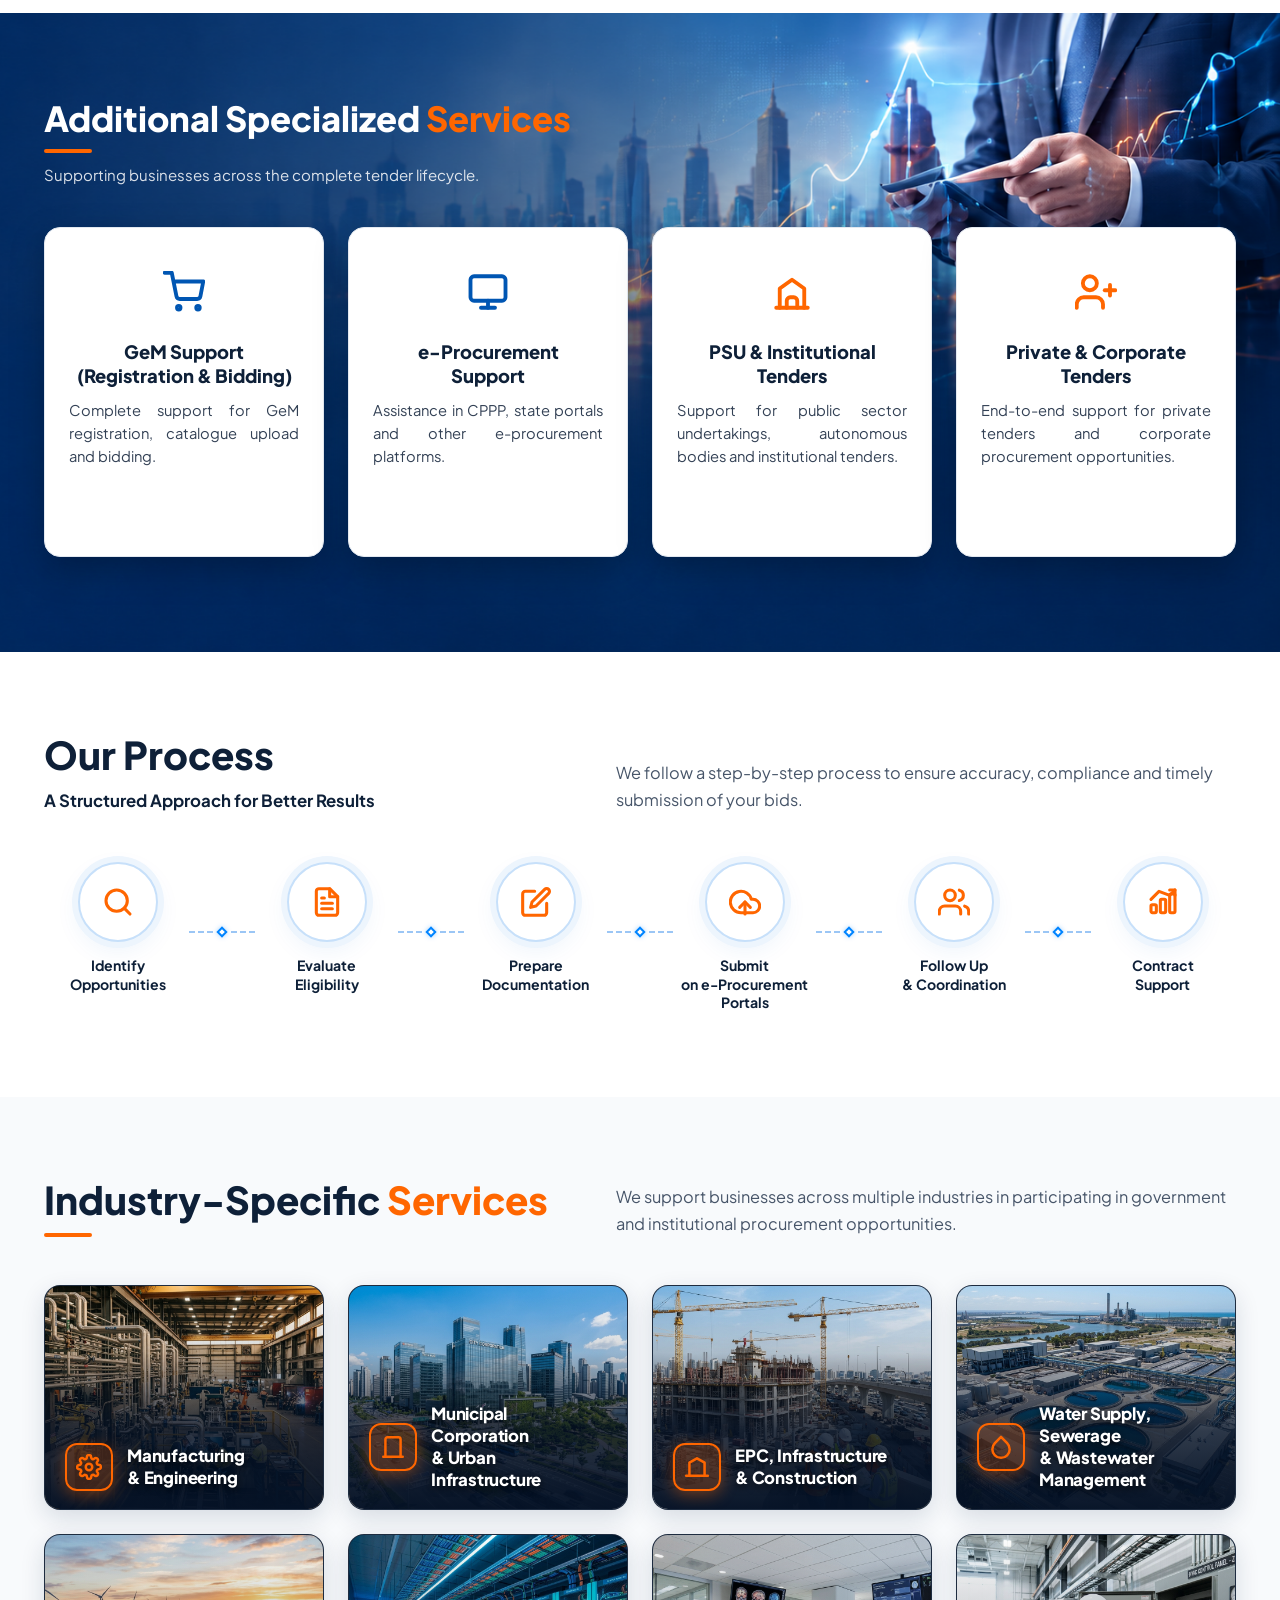
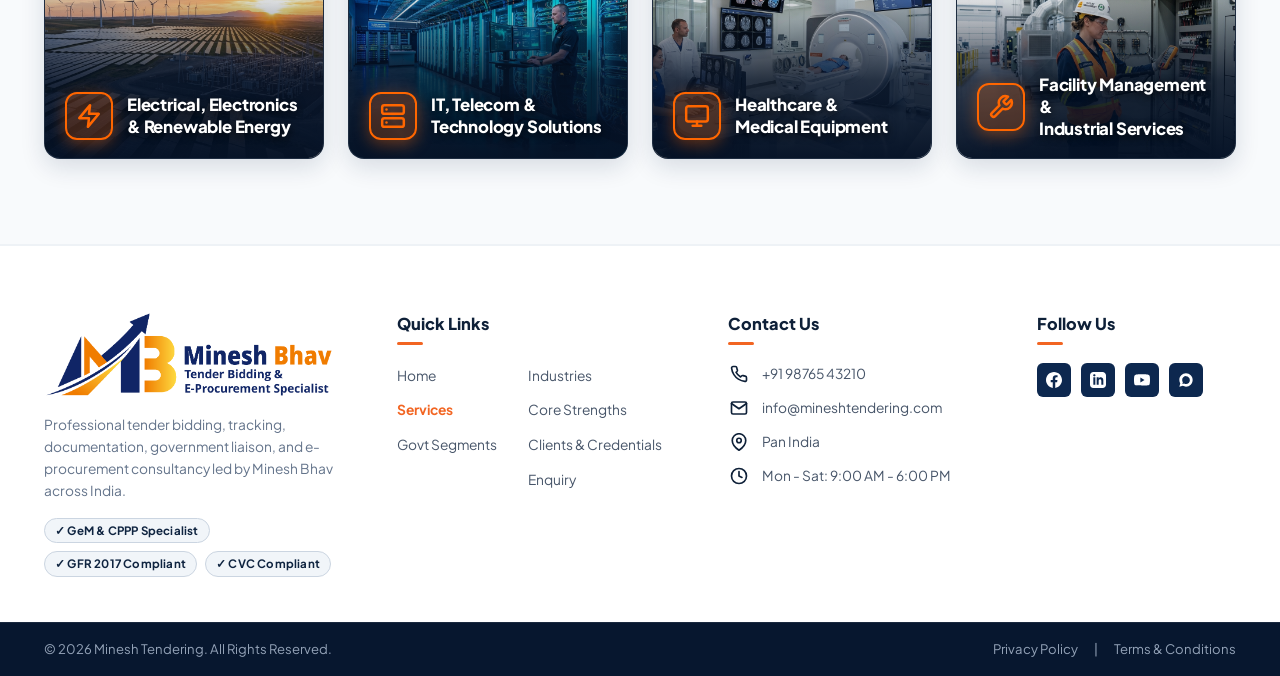
<file: services.html>
<!DOCTYPE html>
<html lang="en">
<head>
  <meta charset="UTF-8">
  <meta name="viewport" content="width=device-width, initial-scale=1.0">
  <title>Services | Minesh Bhav - Tender & GeM Specialist</title>
  <meta name="description" content="Explore full-cycle tender consulting services by Minesh Bhav: Tender tracking, eligibility assessment, bid preparation, GeM portal execution, liaison & post-bid support.">
  <meta name="keywords" content="tender management services, GeM bidding services, bid preparation consultant, technical bid preparation, financial quote bidding, government tender liaison, tender training India">
  <meta name="author" content="Minesh Bhav">
  <meta name="robots" content="index, follow, max-snippet:-1, max-image-preview:large, max-video-preview:-1">
  <meta name="googlebot" content="index, follow, max-snippet:-1, max-image-preview:large, max-video-preview:-1">
  <link rel="canonical" href="https://www.mineshtendering.com/services.html">
  <link rel="icon" type="image/x-icon" href="favicon.ico">
  <link rel="icon" type="image/png" sizes="32x32" href="assets/favicon-32x32.png">
  <link rel="icon" type="image/png" sizes="16x16" href="assets/favicon-16x16.png">
  <link rel="apple-touch-icon" sizes="180x180" href="assets/apple-touch-icon.png">

  <!-- Open Graph / Facebook -->
  <meta property="og:type" content="website">
  <meta property="og:site_name" content="Minesh Bhav Tender Management">
  <meta property="og:title" content="Services | Minesh Bhav - Tender & GeM Specialist">
  <meta property="og:description" content="Explore full-cycle tender consulting services by Minesh Bhav: Tender tracking, eligibility assessment, bid preparation, GeM portal execution, liaison & post-bid support.">
  <meta property="og:url" content="https://www.mineshtendering.com/services.html">
  <meta property="og:image" content="https://www.mineshtendering.com/assets/logo.png">
  <meta property="og:locale" content="en_IN">

  <!-- Twitter Card -->
  <meta name="twitter:card" content="summary_large_image">
  <meta name="twitter:title" content="Services | Minesh Bhav - Tender & GeM Specialist">
  <meta name="twitter:description" content="Explore full-cycle tender consulting services by Minesh Bhav: Tender tracking, eligibility assessment, bid preparation, GeM portal execution, liaison & post-bid support.">
  <meta name="twitter:image" content="https://www.mineshtendering.com/assets/logo.png">

  <!-- Geographic Location Tags (Local SEO India) -->
  <meta name="geo.region" content="IN">
  <meta name="geo.placename" content="India">

  <!-- Structured Data (JSON-LD) -->
  <script type="application/ld+json">
{
  "@context": "https://schema.org",
  "@graph": [
    {
      "@type": "BreadcrumbList",
      "itemListElement": [
        {
          "@type": "ListItem",
          "position": 1,
          "name": "Home",
          "item": "https://www.mineshtendering.com/"
        },
        {
          "@type": "ListItem",
          "position": 2,
          "name": "Services",
          "item": "https://www.mineshtendering.com/services.html"
        }
      ]
    },
    {
      "@type": "Service",
      "name": "Tender Bidding & E-Procurement Services",
      "provider": {
        "@type": "Organization",
        "name": "Minesh Bhav",
        "url": "https://www.mineshtendering.com/"
      },
      "areaServed": "India",
      "hasOfferCatalog": {
        "@type": "OfferCatalog",
        "name": "End-to-End Tender Lifecycle Solutions",
        "itemListElement": [
          {
            "@type": "Offer",
            "itemOffered": {
              "@type": "Service",
              "name": "Tender Identification & Tracking"
            }
          },
          {
            "@type": "Offer",
            "itemOffered": {
              "@type": "Service",
              "name": "Tender Evaluation & Eligibility Audit"
            }
          },
          {
            "@type": "Offer",
            "itemOffered": {
              "@type": "Service",
              "name": "Bid Preparation & Multi-portal Submission"
            }
          },
          {
            "@type": "Offer",
            "itemOffered": {
              "@type": "Service",
              "name": "Government Authority Liaison & Clarifications"
            }
          },
          {
            "@type": "Offer",
            "itemOffered": {
              "@type": "Service",
              "name": "GeM Portal Cataloging & Bidding"
            }
          },
          {
            "@type": "Offer",
            "itemOffered": {
              "@type": "Service",
              "name": "Post-Bid Representation & Support"
            }
          },
          {
            "@type": "Offer",
            "itemOffered": {
              "@type": "Service",
              "name": "Corporate Tender Training"
            }
          }
        ]
      }
    }
  ]
}
  </script>
  <link rel="preconnect" href="https://fonts.googleapis.com">
  <link rel="preconnect" href="https://fonts.gstatic.com" crossorigin>
  <link href="https://fonts.googleapis.com/css2?family=Plus+Jakarta+Sans:wght@400;500;600;700;800&display=swap" rel="stylesheet">
  <link rel="stylesheet" href="style.css">
</head>
<body>

  <!-- =========================================================================
       1. TOP HEADER NAVIGATION
       ========================================================================= -->
  <header class="site-header">
    <div class="header-container">
      <a href="index.html" class="header-logo" aria-label="Minesh Bhav Homepage">
        <img src="assets/logo.png" alt="Minesh Bhav Tender Bidding &amp; E-Procurement Specialist" width="973" height="289" fetchpriority="high">
      </a>

      <button class="mobile-menu-toggle" id="menuToggle" aria-label="Toggle navigation menu">
        <svg viewBox="0 0 24 24" width="24" height="24" fill="none" stroke="currentColor" stroke-width="2">
          <line x1="3" y1="12" x2="21" y2="12"></line>
          <line x1="3" y1="6" x2="21" y2="6"></line>
          <line x1="3" y1="18" x2="21" y2="18"></line>
        </svg>
      </button>

      <nav>
        <ul class="nav-menu" id="navMenu">
          <li><a href="index.html" class="nav-link">Home</a></li>
          <li><a href="services.html" class="nav-link active">Services</a></li>
          <li class="nav-item has-dropdown">
            <a href="industries.html" class="nav-link dropdown-toggle" aria-expanded="false" aria-haspopup="true">
              <span>Industries</span>
              <svg class="dropdown-chevron" viewBox="0 0 24 24" width="12" height="12" fill="none" stroke="currentColor" stroke-width="2.5" stroke-linecap="round" stroke-linejoin="round">
                <polyline points="6 9 12 15 18 9"></polyline>
              </svg>
            </a>
            <ul class="dropdown-menu">
              <li><a href="industries.html" class="dropdown-item">Focus Industries</a></li>
              <li><a href="govt-segments.html" class="dropdown-item">Govt Segments</a></li>
            </ul>
          </li>
          <li><a href="core-strengths.html" class="nav-link">Core Strengths</a></li>
          <li><a href="client-credentials.html" class="nav-link">Clients &amp; Credentials</a></li>
          <li><a href="enquiry.html" class="nav-link">Enquiry</a></li>
        </ul>
      </nav>

      <div class="header-cta" style="display: flex; align-items: center;">
        <a href="tel:+919876543210" class="header-phone-link" aria-label="Call +91 98765 43210">
          <svg viewBox="0 0 24 24" fill="none" stroke="currentColor" stroke-linecap="round" stroke-linejoin="round">
            <path d="M22 16.92v3a2 2 0 0 1-2.18 2 19.79 19.79 0 0 1-8.63-3.07 19.5 19.5 0 0 1-6-6 19.79 19.79 0 0 1-3.07-8.67A2 2 0 0 1 4.11 2h3a2 2 0 0 1 2 1.72 12.84 12.84 0 0 0 .7 2.81 2 2 0 0 1-.45 2.11L8.09 9.91a16 16 0 0 0 6 6l1.27-1.27a2 2 0 0 1 2.11-.45 12.84 12.84 0 0 0 2.81.7A2 2 0 0 1 22 16.92z"></path>
          </svg>
          <span>+91 98765 43210</span>
        </a>

        <a href="#consultation-modal" class="btn btn-primary open-modal-btn">
          Get Consultation
          <svg viewBox="0 0 24 24" fill="none" stroke="currentColor" stroke-width="2.5" stroke-linecap="round" stroke-linejoin="round">
            <line x1="5" y1="12" x2="19" y2="12"></line>
            <polyline points="12 5 19 12 12 19"></polyline>
          </svg>
        </a>
      </div>
    </div>
  </header>

  <!-- =========================================================================
       2. SERVICES HERO BANNER SECTION - 100% FULL-WIDTH DISPLAY
       ========================================================================= -->
  <section class="services-hero-banner-section">
    <div class="services-banner-wrap">
      <!-- Master Clean Full-Width Background Image (1983x793) -->
      <picture>
        <source srcset="assets/services_banner.webp" type="image/webp">
        <img src="assets/services_banner.png" alt="Our Services - End-to-End Tender Management Support" class="services-banner-bg-img" width="1983" height="793" fetchpriority="high" loading="eager" decoding="async">
      </picture>

      <!-- Live Interactive Overlay Layer -->
      <div class="services-banner-overlay">
        <div class="services-banner-left">
          <nav class="services-banner-breadcrumbs" aria-label="Breadcrumb">
            <a href="index.html">Home</a>
            <span class="sep">&gt;</span>
            <span class="curr">Services</span>
          </nav>

          <h1 class="services-banner-title">
            Our <span class="text-orange">Services</span>
          </h1>

          <h2 class="services-banner-subtitle">
            End-to-End Tender Management Support
          </h2>

          <p class="services-banner-desc">
            From opportunity identification to contract support, we help businesses participate in government and private tenders with confidence.
          </p>

          <div class="services-banner-actions">
            <a href="#consultation-modal" class="btn btn-primary open-modal-btn">
              <span>Get Consultation</span>
              <svg viewBox="0 0 24 24" fill="none" stroke="currentColor" stroke-width="2.5" stroke-linecap="round" stroke-linejoin="round" width="16" height="16">
                <line x1="5" y1="12" x2="19" y2="12"></line>
                <polyline points="12 5 19 12 12 19"></polyline>
              </svg>
            </a>
            <a href="#consultation-modal" class="btn-brochure-white open-modal-btn" title="Download Services Brochure">
              <span>Download Services Brochure</span>
              <svg viewBox="0 0 24 24" fill="none" stroke="currentColor" stroke-width="2.2" stroke-linecap="round" stroke-linejoin="round" width="16" height="16">
                <path d="M21 15v4a2 2 0 0 1-2 2H5a2 2 0 0 1-2-2v-4"></path>
                <polyline points="7 10 12 15 17 10"></polyline>
                <line x1="12" y1="15" x2="12" y2="3"></line>
              </svg>
            </a>
          </div>
        </div>
      </div>
    </div>
  </section>

  <!-- =========================================================================
       3. OUR CORE SERVICES SECTION (6 Cards)
       ========================================================================= -->
  <section class="core-services-section" id="core-services">
    <div class="container">
      <div class="services-split-header">
        <div class="split-header-left">
          <h2>Our Core <span class="text-orange">Services</span></h2>
          <div class="header-accent-line"></div>
        </div>
        <p class="split-header-right">
          We provide complete tender management services to help businesses identify opportunities, prepare compliant bids, and secure contracts across government, PSU, institutional and private sectors.
        </p>
      </div>

      <div class="core-services-grid">
        <!-- Card 1: Tender Identification & Tracking -->
        <div class="core-service-card">
          <img src="assets/card_bg_tender_identification.png" alt="Tender Identification &amp; Tracking" class="core-card-bg-img" loading="lazy">
          <div class="core-card-scrim"></div>
          <div class="core-service-content">
            <div>
              <div class="core-service-icon-circle bg-orange">
                <svg viewBox="0 0 24 24" fill="none" stroke="currentColor" stroke-width="2.2" stroke-linecap="round" stroke-linejoin="round">
                  <circle cx="11" cy="11" r="8"></circle>
                  <line x1="21" y1="21" x2="16.65" y2="16.65"></line>
                  <circle cx="11" cy="11" r="3"></circle>
                  <path d="M11 5v2m0 8v2m-6-6h2m8 0h2"></path>
                </svg>
              </div>
              <h3>Tender Identification &amp; Tracking</h3>
              <p>Find relevant and genuine tender opportunities as per your business profile across government, PSU and private sectors.</p>
            </div>

          </div>
        </div>

        <!-- Card 2: Tender Evaluation & Eligibility -->
        <div class="core-service-card">
          <img src="assets/card_bg_tender_evaluation.png" alt="Tender Evaluation &amp; Eligibility" class="core-card-bg-img" loading="lazy">
          <div class="core-card-scrim"></div>
          <div class="core-service-content">
            <div>
              <div class="core-service-icon-circle bg-blue">
                <svg viewBox="0 0 24 24" fill="none" stroke="currentColor" stroke-width="2.2" stroke-linecap="round" stroke-linejoin="round">
                  <path d="M9 11l3 3L22 4"></path>
                  <path d="M21 12v7a2 2 0 0 1-2 2H5a2 2 0 0 1-2-2V5a2 2 0 0 1 2-2h11"></path>
                  <line x1="7" y1="9" x2="10" y2="9"></line>
                  <line x1="7" y1="13" x2="10" y2="13"></line>
                  <line x1="7" y1="17" x2="15" y2="17"></line>
                </svg>
              </div>
              <h3>Tender Evaluation &amp; Eligibility</h3>
              <p>Review tender documents, EMD, turnover, experience and key requirements to assess eligibility and feasibility.</p>
            </div>

          </div>
        </div>

        <!-- Card 3: Bid Preparation & Documentation -->
        <div class="core-service-card">
          <img src="assets/card_bg_bid_preparation.png" alt="Bid Preparation &amp; Documentation" class="core-card-bg-img" loading="lazy">
          <div class="core-card-scrim"></div>
          <div class="core-service-content">
            <div>
              <div class="core-service-icon-circle bg-orange">
                <svg viewBox="0 0 24 24" fill="none" stroke="currentColor" stroke-width="2.2" stroke-linecap="round" stroke-linejoin="round">
                  <path d="M14 2H6a2 2 0 0 0-2 2v16a2 2 0 0 0 2 2h12a2 2 0 0 0 2-2V8z"></path>
                  <polyline points="14 2 14 8 20 8"></polyline>
                  <path d="M12 18v-6"></path>
                  <path d="M9 15l3-3 3 3"></path>
                  <line x1="8" y1="18" x2="16" y2="18"></line>
                </svg>
              </div>
              <h3>Bid Preparation &amp; Documentation</h3>
              <p>Prepare technical and commercial bids with accurate documentation, compliance and professional presentation.</p>
            </div>

          </div>
        </div>

        <!-- Card 4: Government Liaison & Coordination -->
        <div class="core-service-card">
          <img src="assets/card_bg_government_liaison.png" alt="Government Liaison &amp; Coordination" class="core-card-bg-img" loading="lazy">
          <div class="core-card-scrim"></div>
          <div class="core-service-content">
            <div>
              <div class="core-service-icon-circle bg-blue">
                <svg viewBox="0 0 24 24" fill="none" stroke="currentColor" stroke-width="2.2" stroke-linecap="round" stroke-linejoin="round">
                  <line x1="3" y1="21" x2="21" y2="21"></line>
                  <line x1="3" y1="10" x2="21" y2="10"></line>
                  <line x1="5" y1="10" x2="5" y2="21"></line>
                  <line x1="9" y1="10" x2="9" y2="21"></line>
                  <line x1="15" y1="10" x2="15" y2="21"></line>
                  <line x1="19" y1="10" x2="19" y2="21"></line>
                  <polygon points="12 2 2 7 22 7"></polygon>
                </svg>
              </div>
              <h3>Government Liaison &amp; Coordination</h3>
              <p>Coordination with government departments, procurement authorities and stakeholders for smooth tender participation.</p>
            </div>

          </div>
        </div>

        <!-- Card 5: Pre-Tender Market Research -->
        <div class="core-service-card">
          <img src="assets/card_bg_pre_tender.png" alt="Pre-Tender Market Research" class="core-card-bg-img" loading="lazy">
          <div class="core-card-scrim"></div>
          <div class="core-service-content">
            <div>
              <div class="core-service-icon-circle bg-orange">
                <svg viewBox="0 0 24 24" fill="none" stroke="currentColor" stroke-width="2.2" stroke-linecap="round" stroke-linejoin="round">
                  <line x1="18" y1="20" x2="18" y2="10"></line>
                  <line x1="12" y1="20" x2="12" y2="4"></line>
                  <line x1="6" y1="20" x2="6" y2="14"></line>
                  <polyline points="3 8 9 2 15 6 21 2"></polyline>
                  <circle cx="21" cy="2" r="1.5" fill="currentColor"></circle>
                </svg>
              </div>
              <h3>Pre-Tender Market Research</h3>
              <p>Study market trends, competitor analysis and buyer requirements to identify the right opportunities.</p>
            </div>

          </div>
        </div>

        <!-- Card 6: Post-Bid Follow-Up & Contract Support -->
        <div class="core-service-card">
          <img src="assets/card_bg_post_bid.png" alt="Post-Bid Follow-Up &amp; Contract Support" class="core-card-bg-img" loading="lazy">
          <div class="core-card-scrim"></div>
          <div class="core-service-content">
            <div>
              <div class="core-service-icon-circle bg-blue">
                <svg viewBox="0 0 24 24" fill="none" stroke="currentColor" stroke-width="2.2" stroke-linecap="round" stroke-linejoin="round">
                  <path d="M12 22s8-4 8-10V5l-8-3-8 3v7c0 6 8 10 8 10z"></path>
                  <polyline points="9 12 11 14 15 10"></polyline>
                </svg>
              </div>
              <h3>Post-Bid Follow-Up &amp; Contract Support</h3>
              <p>Track status, handle clarifications, assist in award process and provide support for contract formalities.</p>
            </div>

          </div>
        </div>

        <!-- Card 7: Tender Process Training -->
        <div class="core-service-card">
          <img src="assets/card_bg_tender_training.png" alt="Tender Process Training" class="core-card-bg-img" loading="lazy">
          <div class="core-card-scrim"></div>
          <div class="core-service-content">
            <div class="core-service-top">
              <div class="core-service-icon-circle bg-orange">
                <svg viewBox="0 0 24 24" fill="none" stroke="currentColor" stroke-width="2.2" stroke-linecap="round" stroke-linejoin="round">
                  <path d="M22 10v6M2 10l10-5 10 5-10 5z"></path>
                  <path d="M6 12v5c3 3 9 3 12 0v-5"></path>
                </svg>
              </div>
              <h3>Tender Process Training</h3>
              <p>Practical training for teams on e-procurement portals, GeM bidding, compliance documentation and tender participation.</p>
            </div>

          </div>
        </div>
      </div>
    </div>
  </section>

  <!-- =========================================================================
       4. ADDITIONAL SPECIALIZED SERVICES SECTION (Dark Navy)
       ========================================================================= -->
  <section class="specialized-services-section">
    <div class="container">
      <div class="specialized-header">
        <h2>Additional Specialized <span class="text-orange">Services</span></h2>
        <div class="header-accent-line"></div>
        <p>Supporting businesses across the complete tender lifecycle.</p>
      </div>

      <div class="specialized-cards-grid">
        <!-- Spec Card 1: GeM Support -->
        <div class="spec-card">
          <div class="spec-card-icon color-blue">
            <svg viewBox="0 0 24 24" fill="none" stroke="currentColor" stroke-width="2" stroke-linecap="round" stroke-linejoin="round">
              <circle cx="9" cy="21" r="1"></circle>
              <circle cx="20" cy="21" r="1"></circle>
              <path d="M1 1h4l2.68 13.39a2 2 0 0 0 2 1.61h9.72a2 2 0 0 0 2-1.61L23 6H6"></path>
            </svg>
          </div>
          <h3>GeM Support<br>(Registration &amp; Bidding)</h3>
          <p>Complete support for GeM registration, catalogue upload and bidding.</p>

        </div>

        <!-- Spec Card 2: e-Procurement Support -->
        <div class="spec-card">
          <div class="spec-card-icon color-blue">
            <svg viewBox="0 0 24 24" fill="none" stroke="currentColor" stroke-width="2" stroke-linecap="round" stroke-linejoin="round">
              <rect x="2" y="3" width="20" height="14" rx="2" ry="2"></rect>
              <line x1="8" y1="21" x2="16" y2="21"></line>
              <line x1="12" y1="17" x2="12" y2="21"></line>
            </svg>
          </div>
          <h3>e-Procurement<br>Support</h3>
          <p>Assistance in CPPP, state portals and other e-procurement platforms.</p>

        </div>

        <!-- Spec Card 3: PSU & Institutional Tenders -->
        <div class="spec-card">
          <div class="spec-card-icon color-orange">
            <svg viewBox="0 0 24 24" fill="none" stroke="currentColor" stroke-width="2" stroke-linecap="round" stroke-linejoin="round">
              <path d="M3 21h18"></path>
              <path d="M5 21V10l7-5 7 5v11"></path>
              <path d="M9 21v-4a2 2 0 0 1 2-2h2a2 2 0 0 1 2 2v4"></path>
            </svg>
          </div>
          <h3>PSU &amp; Institutional<br>Tenders</h3>
          <p>Support for public sector undertakings, autonomous bodies and institutional tenders.</p>

        </div>

        <!-- Spec Card 4: Private & Corporate Tenders -->
        <div class="spec-card">
          <div class="spec-card-icon color-orange">
            <svg viewBox="0 0 24 24" fill="none" stroke="currentColor" stroke-width="2" stroke-linecap="round" stroke-linejoin="round">
              <path d="M16 21v-2a4 4 0 0 0-4-4H5a4 4 0 0 0-4 4v2"></path>
              <circle cx="8.5" cy="7" r="4"></circle>
              <line x1="20" y1="8" x2="20" y2="14"></line>
              <line x1="23" y1="11" x2="17" y2="11"></line>
            </svg>
          </div>
          <h3>Private &amp; Corporate<br>Tenders</h3>
          <p>End-to-end support for private tenders and corporate procurement opportunities.</p>

        </div>
      </div>
    </div>
  </section>

  <!-- =========================================================================
       5. OUR PROCESS - "A STRUCTURED APPROACH FOR BETTER RESULTS"
       ========================================================================= -->
  <section class="services-process-section" id="process">
    <div class="container">
      <div class="services-split-header">
        <div class="split-header-left">
          <h2>Our Process</h2>
          <p class="process-subhead">A Structured Approach for Better Results</p>
        </div>
        <p class="split-header-right">
          We follow a step-by-step process to ensure accuracy, compliance and timely submission of your bids.
        </p>
      </div>

      <div class="services-process-timeline">
        <!-- Step 01 -->
        <div class="process-step-col">
          <div class="step-circle-node">
            <svg viewBox="0 0 24 24" fill="none" stroke="currentColor" stroke-width="2.3" stroke-linecap="round" stroke-linejoin="round">
              <circle cx="11" cy="11" r="8"></circle>
              <line x1="21" y1="21" x2="16.65" y2="16.65"></line>
            </svg>
          </div>
          <h4 class="step-col-title">Identify<br>Opportunities</h4>
        </div>

        <!-- Connector 1-2 -->
        <div class="process-track-divider" aria-hidden="true">
          <span class="track-dash"></span>
          <span class="track-diamond"></span>
          <span class="track-dash"></span>
        </div>

        <!-- Step 02 -->
        <div class="process-step-col">
          <div class="step-circle-node">
            <svg viewBox="0 0 24 24" fill="none" stroke="currentColor" stroke-width="2.3" stroke-linecap="round" stroke-linejoin="round">
              <path d="M14 2H6a2 2 0 0 0-2 2v16a2 2 0 0 0 2 2h12a2 2 0 0 0 2-2V8z"></path>
              <polyline points="14 2 14 8 20 8"></polyline>
              <line x1="16" y1="13" x2="8" y2="13"></line>
              <line x1="16" y1="17" x2="8" y2="17"></line>
              <polyline points="10 9 9 9 8 9"></polyline>
            </svg>
          </div>
          <h4 class="step-col-title">Evaluate<br>Eligibility</h4>
        </div>

        <!-- Connector 2-3 -->
        <div class="process-track-divider" aria-hidden="true">
          <span class="track-dash"></span>
          <span class="track-diamond"></span>
          <span class="track-dash"></span>
        </div>

        <!-- Step 03 -->
        <div class="process-step-col">
          <div class="step-circle-node">
            <svg viewBox="0 0 24 24" fill="none" stroke="currentColor" stroke-width="2.3" stroke-linecap="round" stroke-linejoin="round">
              <path d="M11 4H4a2 2 0 0 0-2 2v14a2 2 0 0 0 2 2h14a2 2 0 0 0 2-2v-7"></path>
              <path d="M18.5 2.5a2.121 2.121 0 0 1 3 3L12 15l-4 1 1-4 9.5-9.5z"></path>
            </svg>
          </div>
          <h4 class="step-col-title">Prepare<br>Documentation</h4>
        </div>

        <!-- Connector 3-4 -->
        <div class="process-track-divider" aria-hidden="true">
          <span class="track-dash"></span>
          <span class="track-diamond"></span>
          <span class="track-dash"></span>
        </div>

        <!-- Step 04 -->
        <div class="process-step-col">
          <div class="step-circle-node">
            <svg viewBox="0 0 24 24" fill="none" stroke="currentColor" stroke-width="2.3" stroke-linecap="round" stroke-linejoin="round">
              <path d="M18 10h-1.26A8 8 0 1 0 9 20h9a5 5 0 0 0 0-10z"></path>
              <polyline points="16 16 12 12 8 16"></polyline>
              <line x1="12" y1="12" x2="12" y2="21"></line>
            </svg>
          </div>
          <h4 class="step-col-title">Submit<br>on e-Procurement Portals</h4>
        </div>

        <!-- Connector 4-5 -->
        <div class="process-track-divider" aria-hidden="true">
          <span class="track-dash"></span>
          <span class="track-diamond"></span>
          <span class="track-dash"></span>
        </div>

        <!-- Step 05 -->
        <div class="process-step-col">
          <div class="step-circle-node">
            <svg viewBox="0 0 24 24" fill="none" stroke="currentColor" stroke-width="2.3" stroke-linecap="round" stroke-linejoin="round">
              <path d="M17 21v-2a4 4 0 0 0-4-4H5a4 4 0 0 0-4 4v2"></path>
              <circle cx="9" cy="7" r="4"></circle>
              <path d="M23 21v-2a4 4 0 0 0-3-3.87"></path>
              <path d="M16 3.13a4 4 0 0 1 0 7.75"></path>
            </svg>
          </div>
          <h4 class="step-col-title">Follow Up<br>&amp; Coordination</h4>
        </div>

        <!-- Connector 5-6 -->
        <div class="process-track-divider" aria-hidden="true">
          <span class="track-dash"></span>
          <span class="track-diamond"></span>
          <span class="track-dash"></span>
        </div>

        <!-- Step 06 -->
        <div class="process-step-col">
          <div class="step-circle-node">
            <svg viewBox="0 0 24 24" fill="none" stroke="currentColor" stroke-width="2.3" stroke-linecap="round" stroke-linejoin="round">
              <rect x="3" y="14" width="4" height="6" rx="1"></rect>
              <rect x="10" y="10" width="4" height="10" rx="1"></rect>
              <rect x="17" y="6" width="4" height="14" rx="1"></rect>
              <polyline points="3 10 9 4 17 7 21 3"></polyline>
              <polyline points="17 3 21 3 21 7"></polyline>
            </svg>
          </div>
          <h4 class="step-col-title">Contract<br>Support</h4>
        </div>
      </div>
    </div>
  </section>

  <!-- =========================================================================
       6. INDUSTRY-SPECIFIC SERVICES SECTION (8 Cards)
       ========================================================================= -->
  <section class="industry-services-section" id="industries">
    <div class="container">
      <div class="services-split-header">
        <div class="split-header-left">
          <h2>Industry-Specific <span class="text-orange">Services</span></h2>
          <div class="header-accent-line"></div>
        </div>
        <p class="split-header-right">
          We support businesses across multiple industries in participating in government and institutional procurement opportunities.
        </p>
      </div>

      <div class="industry-cards-grid">
        <!-- 1. Manufacturing & Engineering -->
        <div class="industry-card-item">
          <img src="assets/ind-hd-manufacturing.jpg" alt="Manufacturing &amp; Engineering" class="industry-card-bg" loading="lazy">
          <div class="industry-card-scrim"></div>
          <div class="industry-card-caption">
            <div class="industry-card-icon">
              <svg viewBox="0 0 24 24" fill="none" stroke="currentColor" stroke-linecap="round" stroke-linejoin="round">
                <circle cx="12" cy="12" r="3"></circle>
                <path d="M19.4 15a1.65 1.65 0 0 0 .33 1.82l.06.06a2 2 0 0 1 0 2.83 2 2 0 0 1-2.83 0l-.06-.06a1.65 1.65 0 0 0-1.82-.33 1.65 1.65 0 0 0-1 1.51V21a2 2 0 0 1-2 2 2 2 0 0 1-2-2v-.09A1.65 1.65 0 0 0 9 19.4a1.65 1.65 0 0 0-1.82.33l-.06.06a2 2 0 0 1-2.83 0 2 2 0 0 1 0-2.83l.06-.06a1.65 1.65 0 0 0 .33-1.82 1.65 1.65 0 0 0-1.51-1H3a2 2 0 0 1-2-2 2 2 0 0 1 2-2h.09A1.65 1.65 0 0 0 4.6 9a1.65 1.65 0 0 0-.33-1.82l-.06-.06a2 2 0 0 1 0-2.83 2 2 0 0 1 2.83 0l.06.06a1.65 1.65 0 0 0 1.82.33H9a1.65 1.65 0 0 0 1-1.51V3a2 2 0 0 1 2-2 2 2 0 0 1 2 2v.09a1.65 1.65 0 0 0 1 1.51 1.65 1.65 0 0 0 1.82-.33l.06-.06a2 2 0 0 1 2.83 0 2 2 0 0 1 0 2.83l-.06.06a1.65 1.65 0 0 0-.33 1.82V9a1.65 1.65 0 0 0 1.51 1H21a2 2 0 0 1 2 2 2 2 0 0 1-2 2h-.09a1.65 1.65 0 0 0-1.51 1z"></path>
              </svg>
            </div>
            <span class="industry-card-name">Manufacturing<br>&amp; Engineering</span>
          </div>
        </div>

        <!-- 2. Municipal Corporation & Urban Infrastructure -->
        <div class="industry-card-item">
          <img src="assets/ind-hd-municipal.jpg" alt="Municipal Corporation &amp; Urban Infrastructure" class="industry-card-bg" loading="lazy">
          <div class="industry-card-scrim"></div>
          <div class="industry-card-caption">
            <div class="industry-card-icon">
              <svg viewBox="0 0 24 24" fill="none" stroke="currentColor" stroke-linecap="round" stroke-linejoin="round">
                <path d="M3 21h18"></path>
                <path d="M5 21V5a2 2 0 0 1 2-2h10a2 2 0 0 1 2 2v16"></path>
              </svg>
            </div>
            <span class="industry-card-name">Municipal Corporation<br>&amp; Urban Infrastructure</span>
          </div>
        </div>

        <!-- 3. EPC, Infrastructure & Construction -->
        <div class="industry-card-item">
          <img src="assets/ind-hd-epc.jpg" alt="EPC, Infrastructure &amp; Construction" class="industry-card-bg" loading="lazy">
          <div class="industry-card-scrim"></div>
          <div class="industry-card-caption">
            <div class="industry-card-icon">
              <svg viewBox="0 0 24 24" fill="none" stroke="currentColor" stroke-linecap="round" stroke-linejoin="round">
                <path d="M2 20h20"></path>
                <path d="M5 20V8l7-4 7 4v12"></path>
              </svg>
            </div>
            <span class="industry-card-name">EPC, Infrastructure<br>&amp; Construction</span>
          </div>
        </div>

        <!-- 4. Water Supply, Sewerage & Wastewater Management -->
        <div class="industry-card-item">
          <img src="assets/ind-hd-water.jpg" alt="Water Supply, Sewerage &amp; Wastewater Management" class="industry-card-bg" loading="lazy">
          <div class="industry-card-scrim"></div>
          <div class="industry-card-caption">
            <div class="industry-card-icon">
              <svg viewBox="0 0 24 24" fill="none" stroke="currentColor" stroke-linecap="round" stroke-linejoin="round">
                <path d="M12 2.69l5.66 5.66a8 8 0 1 1-11.31 0z"></path>
              </svg>
            </div>
            <span class="industry-card-name">Water Supply, Sewerage<br>&amp; Wastewater Management</span>
          </div>
        </div>

        <!-- 5. Electrical, Electronics & Renewable Energy -->
        <div class="industry-card-item">
          <img src="assets/ind-hd-energy.jpg" alt="Electrical, Electronics &amp; Renewable Energy" class="industry-card-bg" loading="lazy">
          <div class="industry-card-scrim"></div>
          <div class="industry-card-caption">
            <div class="industry-card-icon">
              <svg viewBox="0 0 24 24" fill="none" stroke="currentColor" stroke-linecap="round" stroke-linejoin="round">
                <polygon points="13 2 3 14 12 14 11 22 21 10 12 10 13 2"></polygon>
              </svg>
            </div>
            <span class="industry-card-name">Electrical, Electronics<br>&amp; Renewable Energy</span>
          </div>
        </div>

        <!-- 6. IT, Telecom & Technology Solutions -->
        <div class="industry-card-item">
          <img src="assets/ind-hd-it.jpg" alt="IT, Telecom &amp; Technology Solutions" class="industry-card-bg" loading="lazy">
          <div class="industry-card-scrim"></div>
          <div class="industry-card-caption">
            <div class="industry-card-icon">
              <svg viewBox="0 0 24 24" fill="none" stroke="currentColor" stroke-linecap="round" stroke-linejoin="round">
                <rect x="2" y="2" width="20" height="8" rx="2" ry="2"></rect>
                <rect x="2" y="14" width="20" height="8" rx="2" ry="2"></rect>
                <line x1="6" y1="6" x2="6.01" y2="6"></line>
                <line x1="6" y1="18" x2="6.01" y2="18"></line>
              </svg>
            </div>
            <span class="industry-card-name">IT, Telecom &amp;<br>Technology Solutions</span>
          </div>
        </div>

        <!-- 7. Healthcare & Medical Equipment -->
        <div class="industry-card-item">
          <img src="assets/ind-hd-healthcare.jpg" alt="Healthcare &amp; Medical Equipment" class="industry-card-bg" loading="lazy">
          <div class="industry-card-scrim"></div>
          <div class="industry-card-caption">
            <div class="industry-card-icon">
              <svg viewBox="0 0 24 24" fill="none" stroke="currentColor" stroke-linecap="round" stroke-linejoin="round">
                <rect x="2" y="3" width="20" height="14" rx="2" ry="2"></rect>
                <line x1="8" y1="21" x2="16" y2="21"></line>
                <line x1="12" y1="17" x2="12" y2="21"></line>
              </svg>
            </div>
            <span class="industry-card-name">Healthcare &amp;<br>Medical Equipment</span>
          </div>
        </div>

        <!-- 8. Facility Management & Industrial Services -->
        <div class="industry-card-item">
          <img src="assets/ind-hd-facility.jpg" alt="Facility Management &amp; Industrial Services" class="industry-card-bg" loading="lazy">
          <div class="industry-card-scrim"></div>
          <div class="industry-card-caption">
            <div class="industry-card-icon">
              <svg viewBox="0 0 24 24" fill="none" stroke="currentColor" stroke-linecap="round" stroke-linejoin="round">
                <path d="M14.7 6.3a1 1 0 0 0 0 1.4l1.6 1.6a1 1 0 0 0 1.4 0l3.77-3.77a6 6 0 0 1-7.94 7.94l-6.91 6.91a2.12 2.12 0 0 1-3-3l6.91-6.91a6 6 0 0 1 7.94-7.94l-3.76 3.76z"></path>
              </svg>
            </div>
            <span class="industry-card-name">Facility Management &amp;<br>Industrial Services</span>
          </div>
        </div>
      </div>
    </div>
  </section>


  <!-- =========================================================================
       8. SITE FOOTER
       ========================================================================= -->
  <footer class="site-footer" id="footer">
    <div class="container">
      <div class="footer-top-grid">
        <!-- Col 1: Brand & Credentials -->
        <div class="footer-brand">
          <a href="index.html" class="footer-logo-link" aria-label="Minesh Bhav Tender Management Homepage">
            <img src="assets/logo.png" alt="Minesh Bhav Tender Bidding &amp; E-Procurement Specialist">
          </a>
          <p class="footer-brand-desc">
            Professional tender bidding, tracking, documentation, government liaison, and e-procurement consultancy led by Minesh Bhav across India.
          </p>
          <div class="footer-badges-wrap">
            <span class="footer-badge-pill">✓ GeM &amp; CPPP Specialist</span>
            <span class="footer-badge-pill">✓ GFR 2017 Compliant</span>
            <span class="footer-badge-pill">✓ CVC Compliant</span>
          </div>
        </div>

        <!-- Col 2: Quick Links (Duo Columns) -->
        <div class="footer-links-col">
          <h4 class="footer-col-title">Quick Links</h4>
          <div class="footer-links-duo">
            <ul class="footer-links-list">
              <li><a href="index.html">Home</a></li>
              <li><a href="services.html" style="color: var(--primary-orange); font-weight: 700;">Services</a></li>
              <li><a href="govt-segments.html">Govt Segments</a></li>
            </ul>
            <ul class="footer-links-list">
              <li><a href="industries.html">Industries</a></li>
              <li><a href="core-strengths.html">Core Strengths</a></li>
              <li><a href="client-credentials.html">Clients &amp; Credentials</a></li>
              <li><a href="enquiry.html">Enquiry</a></li>
            </ul>
          </div>
        </div>

        <!-- Col 3: Contact Info -->
        <div class="footer-contact-col">
          <h4 class="footer-col-title">Contact Us</h4>
          <ul class="footer-contact-list">
            <li class="footer-contact-item">
              <span class="icon">
                <svg viewBox="0 0 24 24" fill="none" stroke="currentColor" stroke-width="2.2" stroke-linecap="round" stroke-linejoin="round">
                  <path d="M22 16.92v3a2 2 0 0 1-2.18 2 19.79 19.79 0 0 1-8.63-3.07 19.5 19.5 0 0 1-6-6 19.79 19.79 0 0 1-3.07-8.67A2 2 0 0 1 4.11 2h3a2 2 0 0 1 2 1.72 12.84 12.84 0 0 0 .7 2.81 2 2 0 0 1-.45 2.11L8.09 9.91a16 16 0 0 0 6 6l1.27-1.27a2 2 0 0 1 2.11-.45 12.84 12.84 0 0 0 2.81.7A2 2 0 0 1 22 16.92z"></path>
                </svg>
              </span>
              <a href="tel:+919876543210">+91 98765 43210</a>
            </li>
            <li class="footer-contact-item">
              <span class="icon">
                <svg viewBox="0 0 24 24" fill="none" stroke="currentColor" stroke-width="2.2" stroke-linecap="round" stroke-linejoin="round">
                  <path d="M4 4h16c1.1 0 2 .9 2 2v12c0 1.1-.9 2-2 2H4c-1.1 0-2-.9-2-2V6c0-1.1.9-2 2-2z"></path>
                  <polyline points="22,6 12,13 2,6"></polyline>
                </svg>
              </span>
              <a href="mailto:info@mineshtendering.com">info@mineshtendering.com</a>
            </li>
            <li class="footer-contact-item">
              <span class="icon">
                <svg viewBox="0 0 24 24" fill="none" stroke="currentColor" stroke-width="2.2" stroke-linecap="round" stroke-linejoin="round">
                  <path d="M21 10c0 7-9 13-9 13s-9-6-9-13a9 9 0 0 1 18 0z"></path>
                  <circle cx="12" cy="10" r="3"></circle>
                </svg>
              </span>
              <span>Pan India</span>
            </li>
            <li class="footer-contact-item">
              <span class="icon">
                <svg viewBox="0 0 24 24" fill="none" stroke="currentColor" stroke-width="2.2" stroke-linecap="round" stroke-linejoin="round">
                  <circle cx="12" cy="12" r="10"></circle>
                  <polyline points="12 6 12 12 16 14"></polyline>
                </svg>
              </span>
              <span>Mon - Sat: 9:00 AM - 6:00 PM</span>
            </li>
          </ul>
        </div>

        <!-- Col 4: Follow Us -->
        <div class="footer-social-col">
          <h4 class="footer-col-title">Follow Us</h4>
          <div class="footer-social-row">
            <a href="https://facebook.com" target="_blank" rel="noopener noreferrer" class="social-btn" aria-label="Facebook">
              <svg viewBox="0 0 24 24" fill="currentColor">
                <path d="M24 12.073c0-6.627-5.373-12-12-12s-12 5.373-12 12c0 5.99 4.388 10.954 10.125 11.854v-8.385H7.078v-3.47h3.047V9.43c0-3.007 1.792-4.669 4.533-4.669 1.312 0 2.686.235 2.686.235v2.953H15.83c-1.491 0-1.956.925-1.956 1.874v2.25h3.328l-.532 3.47h-2.796v8.385C19.612 23.027 24 18.062 24 12.073z"/>
              </svg>
            </a>
            <a href="https://linkedin.com" target="_blank" rel="noopener noreferrer" class="social-btn" aria-label="LinkedIn">
              <svg viewBox="0 0 24 24" fill="currentColor">
                <path d="M19 0h-14c-2.761 0-5 2.239-5 5v14c0 2.761 2.239 5 5 5h14c2.762 0 5-2.239 5-5v-14c0-2.761-2.762-5-5-5zm-11 19h-3v-11h3v11zm-1.5-12.268c-.966 0-1.75-.79-1.75-1.764s.784-1.764 1.75-1.764 1.75.79 1.75 1.764-.783 1.764-1.75 1.764zm13.5 12.268h-3v-5.604c0-3.368-4-3.113-4 0v5.604h-3v-11h3v1.765c1.396-2.586 7-2.777 7 2.476v6.759z"/>
              </svg>
            </a>
            <a href="https://youtube.com" target="_blank" rel="noopener noreferrer" class="social-btn" aria-label="YouTube">
              <svg viewBox="0 0 24 24" fill="currentColor">
                <path d="M23.498 6.186a3.016 3.016 0 0 0-2.122-2.136C19.505 3.545 12 3.545 12 3.545s-7.505 0-9.377.505A3.017 3.017 0 0 0 .502 6.186C0 8.07 0 12 0 12s0 3.93.502 5.814a3.016 3.016 0 0 0 2.122 2.136c1.871.505 9.376.505 9.376.505s7.505 0 9.377-.505a3.015 3.015 0 0 0 2.122-2.136C24 15.93 24 12 24 12s0-3.93-.502-5.814zM9.545 15.568V8.432L15.818 12l-6.273 3.568z"/>
              </svg>
            </a>
            <a href="https://wa.me/919876543210" target="_blank" rel="noopener noreferrer" class="social-btn" aria-label="WhatsApp">
              <svg viewBox="0 0 24 24" fill="currentColor">
                <path d="M12.031 6.172c-3.181 0-5.767 2.586-5.768 5.766-.001 1.298.38 2.27 1.019 3.287l-.711 2.598 2.669-.699c.969.54 1.77.838 2.791.838 3.181 0 5.767-2.586 5.768-5.766 0-3.18-2.586-5.766-5.768-5.766zm9.969 5.828c0 5.514-4.486 10-10 10-1.741 0-3.376-.447-4.805-1.23l-5.195 1.36 1.385-5.061c-.868-1.487-1.385-3.227-1.385-5.069 0-5.514 4.486-10 10-10s10 4.486 10 10z"/>
              </svg>
            </a>
          </div>
        </div>
      </div>
    </div>

    <!-- Bottom Copyright Row -->
    <div class="footer-copyright-bar">
      <div class="container">
        <div class="copyright-content">
          <p>© 2026 Minesh Tendering. All Rights Reserved.</p>
          <div class="copyright-links">
            <a href="#">Privacy Policy</a>
            <span>|</span>
            <a href="#">Terms &amp; Conditions</a>
          </div>
        </div>
      </div>
    </div>
  </footer>

  <!-- =========================================================================
       9. INTERACTIVE CONSULTATION MODAL
       ========================================================================= -->
  <div class="modal-overlay" id="consultationModal" role="dialog" aria-modal="true" aria-labelledby="modalTitle">
    <div class="modal-card">
      <button class="modal-close-btn" id="modalCloseBtn" aria-label="Close dialog">&times;</button>

      <div class="modal-header">
        <h3 id="modalTitle">Request Consultation</h3>
        <p>Get in touch with Minesh Bhav for expert tender management &amp; e-procurement guidance.</p>
      </div>

      <form id="consultationForm">
        <div class="form-group">
          <label class="form-label" for="fullName">Full Name *</label>
          <input type="text" id="fullName" class="form-input" placeholder="e.g. Rajesh Sharma" required>
        </div>

        <div class="form-group">
          <label class="form-label" for="companyName">Company Name *</label>
          <input type="text" id="companyName" class="form-input" placeholder="e.g. Apex Industrial Solutions" required>
        </div>

        <div class="form-group">
          <label class="form-label" for="mobileNumber">Mobile Number *</label>
          <input type="tel" id="mobileNumber" class="form-input" placeholder="e.g. +91 98765 43210" required>
        </div>

        <div class="form-group">
          <label class="form-label" for="emailAddress">Email Address *</label>
          <input type="email" id="emailAddress" class="form-input" placeholder="e.g. rajesh@apexindustry.com" required>
        </div>

        <div class="form-group">
          <label class="form-label" for="serviceRequired">Service Required *</label>
          <select id="serviceRequired" class="form-select" required>
            <option value="" disabled selected>Select service category</option>
            <option value="Tender Bidding &amp; Submission">1. Tender Bidding &amp; Submission</option>
            <option value="Tender Tracking &amp; Research">2. Tender Tracking &amp; Research</option>
            <option value="Government Liaison &amp; Co-ordination Support">3. Government Liaison &amp; Co-ordination Support</option>
            <option value="GeM &amp; Procurement Support">4. GeM &amp; Procurement Support</option>
            <option value="Post-Bid &amp; Contract Support">5. Post-Bid &amp; Contract Support</option>
            <option value="Tender Process Training">6. Tender Process Training</option>
            <option value="Other Consultancy">7. Other Consultancy</option>
          </select>
        </div>

        <div class="form-group">
          <label class="form-label" for="tenderDetails">Product / Tender Number (Optional)</label>
          <textarea id="tenderDetails" class="form-textarea" placeholder="Describe your product, service, or ongoing tender reference..."></textarea>
        </div>

        <div class="modal-btn-row">
          <button type="submit" class="btn btn-primary" style="flex: 1;">
            Submit Enquiry
            <svg viewBox="0 0 24 24" fill="none" stroke="currentColor" stroke-width="2.5" stroke-linecap="round" stroke-linejoin="round">
              <line x1="5" y1="12" x2="19" y2="12"></line>
              <polyline points="12 5 19 12 12 19"></polyline>
            </svg>
          </button>
          <button type="button" class="btn btn-outline" id="chatWhatsAppBtn">
            WhatsApp Direct
          </button>
        </div>
      </form>
    </div>
  </div>

  <!-- WhatsApp Floating Quick Button -->
  <a href="https://wa.me/919876543210?text=Hello!%20I%20am%20interested%20in%20Minesh%20Tendering%20services." target="_blank" rel="noopener noreferrer" class="whatsapp-float-btn" aria-label="Chat on WhatsApp">
    <svg viewBox="0 0 24 24" fill="currentColor">
      <path d="M12.031 6.172c-3.181 0-5.767 2.586-5.768 5.766-.001 1.298.38 2.27 1.019 3.287l-.711 2.598 2.669-.699c.969.54 1.77.838 2.791.838 3.181 0 5.767-2.586 5.768-5.766 0-3.18-2.586-5.766-5.768-5.766zm9.969 5.828c0 5.514-4.486 10-10 10-1.741 0-3.376-.447-4.805-1.23l-5.195 1.36 1.385-5.061c-.868-1.487-1.385-3.227-1.385-5.069 0-5.514 4.486-10 10-10s10 4.486 10 10z"/>
    </svg>
  </a>

  <!-- Toast Notification -->
  <div class="toast-msg" id="toastMsg">Thank you! Your enquiry has been received. Minesh Bhav will contact you shortly.</div>

  <script src="script.js"></script>
</body>
</html>
</file>
<file: style.css>
/* ==========================================================================
   MINESH TENDERING - STYLESHEET
   Accurate 1:1 reproduction of Minesh Tendering Homepage Design
   ========================================================================== */

/* --------------------------------------------------------------------------
   1. CSS RESET & VARIABLES
   -------------------------------------------------------------------------- */
:root {
  --primary-navy: #0e2038;
  --secondary-navy: #152b4d;
  --dark-navy: #091526;
  --navy-light: #1f3d69;
  
  --primary-orange: #f26522;
  --orange-hover: #e05412;
  --orange-light: #fff3ec;
  --orange-glow: rgba(242, 101, 34, 0.25);
  
  --text-dark: #12243e;
  --text-body: #475569;
  --text-muted: #64748b;
  --text-light: #94a3b8;
  --text-white: #ffffff;
  
  --bg-white: #ffffff;
  --bg-offwhite: #f8fafc;
  --bg-ice-blue: #f1f6fb;
  --bg-card-hover: #ffffff;
  
  --border-light: #e2e8f0;
  --border-card: #e5edf5;
  --border-blue: #cbdbe9;
  
  --shadow-sm: 0 1px 3px rgba(14, 32, 56, 0.05);
  --shadow-md: 0 4px 14px rgba(14, 32, 56, 0.08);
  --shadow-lg: 0 10px 25px rgba(14, 32, 56, 0.1);
  --shadow-card: 0 4px 18px rgba(15, 37, 72, 0.06);
  --shadow-hover: 0 12px 28px rgba(15, 37, 72, 0.12);
  
  --radius-sm: 6px;
  --radius-md: 10px;
  --radius-lg: 14px;
  --radius-full: 9999px;
  
  --transition-fast: 0.2s ease;
  --transition-normal: 0.3s cubic-bezier(0.16, 1, 0.3, 1);
  
  --font-main: 'Plus Jakarta Sans', -apple-system, BlinkMacSystemFont, 'Segoe UI', Roboto, Helvetica, Arial, sans-serif;
}

*, *::before, *::after {
  box-sizing: border-box;
  margin: 0;
  padding: 0;
}

html {
  scroll-behavior: smooth;
  font-size: 16px;
  -webkit-font-smoothing: antialiased;
}

body {
  font-family: var(--font-main);
  background-color: var(--bg-white);
  color: var(--text-body);
  line-height: 1.55;
  overflow-x: hidden;
}

img {
  max-width: 100%;
  height: auto;
  display: block;
}

a {
  color: inherit;
  text-decoration: none;
  transition: color var(--transition-fast);
}

button {
  font-family: inherit;
  cursor: pointer;
  border: none;
  outline: none;
}

.container {
  max-width: 1240px;
  margin: 0 auto;
  padding: 0 24px;
}

/* --------------------------------------------------------------------------
   2. REUSABLE SECTION HEADERS & BADGES
   -------------------------------------------------------------------------- */
.section-tag {
  display: flex;
  align-items: center;
  justify-content: center;
  gap: 12px;
  font-size: 0.82rem;
  font-weight: 700;
  text-transform: uppercase;
  letter-spacing: 1.2px;
  color: var(--primary-navy);
  margin-bottom: 10px;
}

.section-tag::before,
.section-tag::after {
  content: "";
  display: inline-block;
  width: 28px;
  height: 2px;
  background-color: var(--primary-orange);
}

.section-tag.left-align {
  justify-content: flex-start;
}

.section-tag.left-align::after {
  display: none;
}

.section-title {
  font-size: 2.15rem;
  font-weight: 800;
  color: var(--primary-navy);
  text-align: center;
  line-height: 1.25;
  margin-bottom: 12px;
}

.section-subtitle {
  font-size: 0.96rem;
  color: var(--text-muted);
  text-align: center;
  max-width: 760px;
  margin: 0 auto 40px auto;
  line-height: 1.6;
}

/* Common Buttons */
.btn {
  display: inline-flex;
  align-items: center;
  justify-content: center;
  gap: 10px;
  font-weight: 600;
  font-size: 0.95rem;
  padding: 11px 24px;
  border-radius: var(--radius-full);
  transition: all var(--transition-normal);
  text-decoration: none;
  white-space: nowrap;
}

.btn-primary {
  background-color: var(--primary-orange);
  color: #ffffff;
  box-shadow: 0 4px 14px rgba(242, 101, 34, 0.35);
  transition: all var(--transition-normal);
}

.btn-primary:hover {
  background: linear-gradient(135deg, #e05412 0%, #f59e0b 100%);
  transform: translateY(-2px);
  box-shadow: 0 6px 22px rgba(242, 101, 34, 0.45);
}

.btn-outline {
  background-color: #ffffff;
  color: var(--primary-navy);
  border: 1.5px solid var(--primary-navy);
  transition: all var(--transition-normal);
}

.btn-outline:hover {
  background: linear-gradient(135deg, #f26522 0%, #f59e0b 100%);
  color: #ffffff;
  border-color: transparent;
  transform: translateY(-2px);
  box-shadow: 0 6px 18px rgba(242, 101, 34, 0.35);
}

.btn-dark {
  background-color: var(--primary-navy);
  color: #ffffff;
  border: 1.5px solid var(--primary-navy);
  transition: all var(--transition-normal);
}

.btn-dark:hover {
  background-color: #132a5e;
  border-color: #f26522;
  transform: translateY(-2px);
  box-shadow: 0 6px 20px rgba(19, 42, 94, 0.35), 0 0 14px rgba(242, 101, 34, 0.3);
}

.btn svg {
  width: 14px;
  height: 14px;
  transition: transform var(--transition-fast);
}

.btn:hover svg {
  transform: translateX(4px);
}

/* --------------------------------------------------------------------------
   3. TOP NAVIGATION HEADER
   -------------------------------------------------------------------------- */
.site-header {
  position: sticky;
  top: 0;
  background-color: #ffffff;
  z-index: 1000;
  box-shadow: 0 2px 10px rgba(10, 25, 45, 0.05);
  border-bottom: 1px solid #f1f4f8;
  transition: transform 0.35s cubic-bezier(0.16, 1, 0.3, 1), box-shadow 0.3s ease, background-color 0.3s ease;
  will-change: transform;
}

.site-header.header-hidden {
  transform: translateY(-100%);
  box-shadow: none;
  pointer-events: none;
}

.site-header.header-scrolled {
  box-shadow: 0 6px 20px rgba(10, 25, 45, 0.08);
}


.header-container {
  max-width: 1720px;
  width: 100%;
  margin: 0 auto;
  padding: 6px clamp(12px, 1.8vw, 36px);
  display: flex;
  align-items: center;
  justify-content: space-between;
  gap: clamp(10px, 1.4vw, 28px);
}

.header-logo {
  display: flex;
  align-items: center;
  flex-shrink: 0;
  text-decoration: none;
  margin-right: auto;
}

.header-logo img {
  height: 58px;
  max-height: 62px;
  width: auto;
  object-fit: contain;
  display: block;
  transition: transform var(--transition-fast);
}

.header-logo:hover img {
  transform: scale(1.02);
}

.nav-menu {
  display: flex;
  align-items: center;
  gap: clamp(8px, 1.2vw, 18px);
  list-style: none;
  margin: 0;
  padding: 0;
  flex-wrap: nowrap;
}

.nav-menu li {
  white-space: nowrap;
  flex-shrink: 0;
}

.nav-link {
  font-size: 0.88rem;
  font-weight: 600;
  color: var(--primary-navy);
  padding: 6px 2px;
  position: relative;
  transition: color var(--transition-fast);
  white-space: nowrap;
  display: inline-block;
}

.nav-link::after {
  content: "";
  position: absolute;
  bottom: -4px;
  left: 0;
  width: 0%;
  height: 2.5px;
  background: linear-gradient(90deg, #f26522 0%, #f59e0b 100%);
  border-radius: 999px;
  transition: width 0.25s ease;
}

.nav-link:hover,
.nav-link.active {
  color: #f26522;
}

.nav-link:hover::after,
.nav-link.active::after {
  width: 100%;
}

/* --------------------------------------------------------------------------
   Navigation Dropdown (Industries -> Focus Industries & Govt Segments)
   -------------------------------------------------------------------------- */
.nav-item.has-dropdown {
  position: relative;
  display: inline-flex;
  align-items: center;
}

.dropdown-toggle {
  display: inline-flex;
  align-items: center;
  gap: 5px;
  cursor: pointer;
}

.dropdown-chevron {
  transition: transform 0.25s ease;
  flex-shrink: 0;
  display: inline-block;
  vertical-align: middle;
}

.nav-item.has-dropdown:hover .dropdown-chevron,
.nav-item.has-dropdown:focus-within .dropdown-chevron {
  transform: rotate(180deg);
}

.nav-item.has-dropdown::after {
  content: "";
  position: absolute;
  top: 100%;
  left: 0;
  width: 100%;
  height: 14px;
}

.dropdown-menu {
  position: absolute;
  top: calc(100% + 8px);
  left: 0;
  min-width: 200px;
  background: #ffffff;
  border-radius: 12px;
  box-shadow: 0 12px 32px rgba(15, 36, 64, 0.14);
  border: 1px solid #e2e8f0;
  padding: 8px 0;
  list-style: none;
  margin: 0;
  opacity: 0;
  visibility: hidden;
  transform: translateY(8px);
  transition: all 0.22s cubic-bezier(0.16, 1, 0.3, 1);
  z-index: 1000;
}

.nav-item.has-dropdown:hover .dropdown-menu,
.nav-item.has-dropdown:focus-within .dropdown-menu {
  opacity: 1;
  visibility: visible;
  transform: translateY(0);
}

.dropdown-menu li {
  width: 100%;
  display: block;
}

.dropdown-item {
  display: flex;
  align-items: center;
  gap: 8px;
  padding: 10px 18px;
  font-size: 0.88rem;
  font-weight: 600;
  color: #0f2440;
  text-decoration: none;
  transition: all 0.2s ease;
  white-space: nowrap;
}

.dropdown-item:hover,
.dropdown-item.active {
  background-color: #f8fafc;
  color: #f26522;
  padding-left: 22px;
}

.dropdown-item.active {
  font-weight: 700;
  border-left: 3px solid #f26522;
}

.header-cta {
  display: flex;
  align-items: center;
  flex-shrink: 0;
  white-space: nowrap;
}

.header-cta .btn {
  padding: 9px 18px;
  font-size: 0.86rem;
  white-space: nowrap;
  flex-shrink: 0;
}

.mobile-menu-toggle {
  display: none;
  background: none;
  border: none;
  color: var(--primary-navy);
  font-size: 1.5rem;
  padding: 6px;
  cursor: pointer;
}

/* --------------------------------------------------------------------------
   4. HERO SECTION - TENDERBIDDINGSUPPORT.COM ORBITAL STYLE
   -------------------------------------------------------------------------- */
.hero-section {
  position: relative;
  min-height: calc(100vh - 65px);
  display: flex;
  flex-direction: column;
  justify-content: center;
  background-color: #f8fcff;
  background-image: 
    linear-gradient(90deg, rgba(248, 252, 255, 0.96) 0%, rgba(248, 252, 255, 0.84) 34%, rgba(248, 252, 255, 0) 48%),
    url('assets/ref_hero_bg.png');
  background-size: cover;
  background-position: 14% bottom;
  background-repeat: no-repeat;
  padding: 0;
  overflow: hidden;
}

.hero-main-container {
  max-width: 1460px;
  margin: 0 auto;
  padding: 20px 20px;
  width: 100%;
  flex: 1;
  display: flex;
  align-items: center;
}

.hero-layout-grid {
  display: flex;
  justify-content: space-between;
  align-items: center;
  width: 100%;
  gap: 20px;
}

/* Left Content Column - Generously sized and perfectly readable */
.hero-left-content {
  max-width: 610px;
  width: 100%;
  z-index: 5;
  flex-shrink: 0;
}

/* India Provider Pill */
.hero-india-badge {
  display: inline-flex;
  align-items: center;
  gap: 8px;
  background: #e0f2fe;
  border: 1px solid #bae6fd;
  padding: 6px 16px;
  border-radius: var(--radius-full);
  margin-bottom: 14px;
  box-shadow: 0 2px 8px rgba(1, 100, 146, 0.08);
}

.hero-india-badge .flag-svg {
  width: 19px;
  height: 13px;
  border-radius: 2px;
  object-fit: cover;
  display: block;
}

.hero-india-badge span {
  font-size: 0.90rem;
  font-weight: 700;
  color: #0369a1;
  letter-spacing: 0.2px;
}

/* Headline - Bold, Prominent & Commanding */
.hero-title-main {
  font-size: 3.15rem;
  font-weight: 800;
  color: #0f172a;
  line-height: 1.15;
  margin-bottom: 16px;
  letter-spacing: -0.6px;
}

.hero-title-main .title-accent {
  color: var(--primary-orange);
}

.hero-title-main .dot-teal {
  color: #489d8d;
}

/* Sub-categories row */
.hero-platforms-bar {
  font-size: 1.02rem;
  font-weight: 700;
  margin-bottom: 16px;
  display: flex;
  align-items: center;
  gap: 9px;
  flex-wrap: wrap;
  line-height: 1.45;
}

.platform-orange {
  color: #ea580c;
}

.platform-dot {
  color: #94a3b8;
  font-weight: 400;
}

.platform-teal {
  color: #0284c7;
}

/* Description paragraph - Enhanced legibility */
.hero-desc-text {
  font-size: 1.05rem;
  color: #334155;
  line-height: 1.65;
  margin-bottom: 20px;
  max-width: 580px;
  font-weight: 500;
}

/* Single Highlight Bullet Item from PDF Core Strengths */
.hero-checklist {
  display: flex;
  flex-direction: column;
  margin-bottom: 24px;
  max-width: 580px;
}

.checklist-row {
  display: flex;
  align-items: center;
  gap: 12px;
  font-size: 1.02rem;
  color: #1e293b;
  line-height: 1.5;
}

.check-icon-circle {
  width: 22px;
  height: 22px;
  border-radius: 50%;
  background: #22c55e;
  color: #ffffff;
  display: flex;
  align-items: center;
  justify-content: center;
  flex-shrink: 0;
  margin-top: 1px;
}

.check-icon-circle svg {
  width: 13px;
  height: 13px;
  stroke-width: 3;
}

.checklist-row strong {
  color: #0f172a;
  font-weight: 700;
}

.checklist-row span {
  color: #475569;
}

/* CTA Button Group */
.hero-btn-row {
  display: flex;
  align-items: center;
  gap: 14px;
  flex-wrap: wrap;
}

.btn-hero-cta {
  background-color: var(--primary-orange);
  color: #ffffff;
  font-size: 1.02rem;
  font-weight: 700;
  padding: 13px 26px;
  border-radius: var(--radius-md);
  box-shadow: 0 4px 18px rgba(242, 101, 34, 0.35);
  display: inline-flex;
  align-items: center;
  gap: 9px;
  transition: all var(--transition-normal);
}

.btn-hero-cta svg {
  width: 17px;
  height: 17px;
  transition: transform var(--transition-fast);
}

.btn-hero-cta:hover {
  background: linear-gradient(135deg, #e05412 0%, #f59e0b 100%);
  transform: translateY(-2px);
  box-shadow: 0 6px 22px rgba(242, 101, 34, 0.45);
}

.btn-hero-cta:hover svg {
  transform: translateX(4px);
}

.btn-hero-sample {
  background-color: #ffffff;
  color: #1e293b;
  border: 1.5px solid #cbd5e1;
  font-size: 1.02rem;
  font-weight: 700;
  padding: 12px 24px;
  border-radius: var(--radius-md);
  transition: all var(--transition-normal);
}

.btn-hero-sample:hover {
  border-color: #f26522;
  color: #f26522;
  background-color: #fff8f5;
  box-shadow: 0 4px 14px rgba(242, 101, 34, 0.18);
  transform: translateY(-2px);
}

/* --------------------------------------------------------------------------
   RIGHT COLUMN - 3D ROTATING ORBITAL SYSTEM (PDF SEGMENTS & WORKING APPROACH)
   -------------------------------------------------------------------------- */
.hero-orbit-wrapper {
  display: flex;
  justify-content: center;
  align-items: center;
  position: relative;
  z-index: 5;
  margin-left: auto;
}

.orbit-system-container {
  width: 470px;
  height: 470px;
  position: relative;
  display: flex;
  align-items: center;
  justify-content: center;
}

/* Center Logo Core */
.orbit-center-core {
  position: absolute;
  width: 140px;
  height: 140px;
  border-radius: 50%;
  background: #ffffff;
  border: 3px solid #bae6fd;
  box-shadow: 0 0 0 6px rgba(2, 132, 199, 0.12), 0 12px 32px rgba(15, 36, 64, 0.18);
  display: flex;
  flex-direction: column;
  align-items: center;
  justify-content: center;
  z-index: 10;
  padding: 10px 12px;
  animation: centerPulse 3.5s ease-in-out infinite alternate;
  text-align: center;
  cursor: default;
  pointer-events: auto;
  transition: transform 0.3s ease, border-color 0.3s ease, box-shadow 0.3s ease;
}

.orbit-center-core:hover {
  transform: scale(1.08);
  border-color: #f26522;
  box-shadow: 0 0 0 8px rgba(242, 101, 34, 0.22), 0 16px 36px rgba(15, 36, 64, 0.25);
}

.orbit-center-core img {
  width: 100%;
  max-width: 118px;
  height: auto;
  max-height: 56px;
  object-fit: contain;
  display: block;
  margin: 0 auto;
}

.orbit-center-core .core-subtext {
  font-size: 0.65rem;
  font-weight: 800;
  color: #0f2440;
  background: #f0f7ff;
  border: 1px solid #bae6fd;
  padding: 2px 8px;
  border-radius: 999px;
  text-transform: uppercase;
  letter-spacing: 0.6px;
  margin-top: 2px;
  display: inline-block;
  line-height: 1.2;
}

@keyframes centerPulse {
  0% {
    transform: scale(1);
    box-shadow: 0 0 0 6px rgba(2, 132, 199, 0.08), 0 10px 28px rgba(15, 36, 64, 0.14);
  }
  100% {
    transform: scale(1.04);
    box-shadow: 0 0 0 10px rgba(242, 101, 34, 0.14), 0 14px 38px rgba(242, 101, 34, 0.28);
    border-color: #fed7aa;
  }
}

/* Concentric Orbit Rings */
.orbit-ring-outer {
  position: absolute;
  width: 410px;
  height: 410px;
  border-radius: 50%;
  border: 1.5px dashed rgba(2, 132, 199, 0.38);
  animation: rotateOrbit 36s linear infinite;
  transform-origin: center center;
  pointer-events: none;
}

.orbit-ring-inner {
  position: absolute;
  width: 260px;
  height: 260px;
  border-radius: 50%;
  border: 1.5px dashed rgba(242, 101, 34, 0.35);
  animation: rotateOrbitReverse 26s linear infinite;
  transform-origin: center center;
  pointer-events: none;
}

.orbit-system-container:hover .orbit-ring-outer,
.orbit-system-container:hover .orbit-ring-inner {
  animation-play-state: paused;
}

@keyframes rotateOrbit {
  0% { transform: rotate(0deg); }
  100% { transform: rotate(360deg); }
}

@keyframes rotateOrbitReverse {
  0% { transform: rotate(0deg); }
  100% { transform: rotate(-360deg); }
}

/* 4 Major Orbiting Planetary Nodes (PDF Segments) */
.orbit-node {
  position: absolute;
  width: 76px;
  height: 76px;
  display: flex;
  align-items: center;
  justify-content: center;
  cursor: default;
  transform-origin: center center;
}

.orbit-node-inner {
  width: 100%;
  height: 100%;
  border-radius: 50%;
  border: 2px solid #ffffff;
  box-shadow: 0 8px 22px rgba(15, 37, 72, 0.16);
  display: flex;
  align-items: center;
  justify-content: center;
  padding: 10px;
  position: relative;
  transition: transform var(--transition-fast), box-shadow var(--transition-fast);
  animation: counterRotateOrbit 36s linear infinite;
}

.orbit-node-inner img {
  width: 100%;
  height: 100%;
  object-fit: contain;
}

.orbit-node:hover .orbit-node-inner {
  transform: scale(1.18);
  box-shadow: 0 14px 30px rgba(242, 101, 34, 0.35);
}

@keyframes counterRotateOrbit {
  0% { transform: rotate(0deg); }
  100% { transform: rotate(-360deg); }
}

/* Floating Label Pill */
.orbit-pill-label {
  position: absolute;
  bottom: -22px;
  left: 50%;
  transform: translateX(-50%);
  background: rgba(255, 255, 255, 0.96);
  backdrop-filter: blur(6px);
  padding: 3px 10px;
  border-radius: var(--radius-full);
  font-size: 0.74rem;
  font-weight: 700;
  color: #0f172a;
  box-shadow: 0 3px 10px rgba(0,0,0,0.12);
  white-space: nowrap;
  pointer-events: none;
  border: 1px solid #e2e8f0;
}

/* Position 4 Nodes on the 410px ring (Radius = 205px) */
/* Top (0 deg) -> GeM & E-Procurement */
.node-gem {
  top: -38px;
  left: 167px;
}
.node-gem .orbit-node-inner {
  background: #e0f2fe;
}

/* Right (90 deg) -> Central & State Govt */
.node-railway {
  top: 167px;
  right: -38px;
}
.node-railway .orbit-node-inner {
  background: #ffedd5;
}

/* Bottom (180 deg) -> Municipal Corporations */
.node-eproc {
  bottom: -38px;
  left: 167px;
}
.node-eproc .orbit-node-inner {
  background: #dcfce7;
}

/* Left (270 deg) -> PSUs & Public Utilities */
.node-psu {
  top: 167px;
  left: -38px;
}
.node-psu .orbit-node-inner {
  background: #f3e8ff;
}

/* 5 Satellites on Inner 260px Ring (Radius = 130px) - PDF 5-Step Working Approach */
.orbit-satellite {
  position: absolute;
  width: 38px;
  height: 38px;
  border-radius: 50%;
  border: 2px solid #ffffff;
  box-shadow: 0 6px 14px rgba(0,0,0,0.12);
  display: flex;
  align-items: center;
  justify-content: center;
  color: #ffffff;
  animation: counterRotateOrbitReverse 26s linear infinite;
  cursor: default;
}

@keyframes counterRotateOrbitReverse {
  0% { transform: rotate(0deg); }
  100% { transform: rotate(360deg); }
}

.orbit-satellite svg {
  width: 17px;
  height: 17px;
}

/* Mini Step Pill for Satellites */
.sat-step-tag {
  position: absolute;
  top: -18px;
  left: 50%;
  transform: translateX(-50%);
  background: #0f172a;
  color: #ffffff;
  font-size: 0.65rem;
  font-weight: 700;
  padding: 1px 6px;
  border-radius: 999px;
  white-space: nowrap;
  pointer-events: none;
  box-shadow: 0 2px 6px rgba(0,0,0,0.2);
}

/* Satellite 1: Step 1 - Research (0 deg / Top) */
.sat-research {
  top: -19px;
  left: 111px;
  background: #0284c7;
}

/* Satellite 2: Step 2 - Evaluate (72 deg / Top-Right) */
.sat-evaluate {
  top: 66px;
  right: 4px;
  background: #f59e0b;
}

/* Satellite 3: Step 3 - Prepare (144 deg / Bottom-Right) */
.sat-prepare {
  bottom: -8px;
  right: 46px;
  background: #10b981;
}

/* Satellite 4: Step 4 - Submit (216 deg / Bottom-Left) */
.sat-submit {
  bottom: -8px;
  left: 46px;
  background: #ea580c;
}

/* Satellite 5: Step 5 - Follow Up (288 deg / Top-Left) */
.sat-followup {
  top: 66px;
  left: 4px;
  background: #8b5cf6;
}

/* --------------------------------------------------------------------------
   BOTTOM 4-FEATURE STRIP (DYNAMIC INTERACTIVE CARDS)
   -------------------------------------------------------------------------- */
.hero-bottom-bar {
  background: linear-gradient(180deg, rgba(255, 255, 255, 0.95) 0%, rgba(248, 252, 255, 0.98) 100%);
  backdrop-filter: blur(14px);
  border-top: 1px solid rgba(219, 234, 254, 0.9);
  box-shadow: 0 -4px 20px rgba(10, 30, 60, 0.04);
  padding: 12px 0;
  position: relative;
  z-index: 6;
  width: 100%;
}

.hero-strip-container {
  max-width: 1460px;
  margin: 0 auto;
  padding: 0 20px;
}

.feature-strip-grid {
  display: grid;
  grid-template-columns: repeat(4, 1fr);
  gap: 14px;
}

.feature-strip-item {
  background: #ffffff;
  border: 1.5px solid #e9f2fa;
  border-radius: 12px;
  padding: 10px 14px;
  display: flex;
  align-items: center;
  gap: 12px;
  position: relative;
  overflow: hidden;
  box-shadow: 0 2px 8px rgba(14, 32, 56, 0.04);
  transition: all 0.28s cubic-bezier(0.16, 1, 0.3, 1);
  cursor: pointer;
}

.feature-strip-item::before {
  content: "";
  position: absolute;
  top: 0;
  left: 0;
  width: 0%;
  height: 3px;
  background: linear-gradient(90deg, #f26522 0%, #f59e0b 100%);
  transition: width 0.35s ease;
}

.feature-strip-item:hover {
  transform: translateY(-4px);
  background: #ffffff;
  border-color: rgba(242, 101, 34, 0.45);
  box-shadow: 0 10px 24px rgba(19, 42, 94, 0.09), 0 0 16px rgba(242, 101, 34, 0.18);
}

.feature-strip-item:hover::before {
  width: 100%;
}

/* Ambient Card Light Sweep */
.feature-card-shine {
  position: absolute;
  top: 0;
  left: -120%;
  width: 60%;
  height: 100%;
  background: linear-gradient(90deg, transparent, rgba(255, 255, 255, 0.8), transparent);
  transform: skewX(-25deg);
  pointer-events: none;
  transition: none;
}

.feature-strip-item:hover .feature-card-shine {
  left: 150%;
  transition: left 0.75s ease;
}

/* Dynamic Live Status Pills */
.feature-badge-row {
  margin-bottom: 3px;
}

.strip-live-pill {
  font-size: 0.65rem;
  font-weight: 700;
  padding: 1px 7px;
  border-radius: 999px;
  display: inline-flex;
  align-items: center;
  gap: 5px;
  letter-spacing: 0.2px;
}

.pill-blue {
  background: #e0f2fe;
  color: #0284c7;
  border: 1px solid #bae6fd;
}

.pill-orange {
  background: #ffedd5;
  color: #ea580c;
  border: 1px solid #fed7aa;
}

.pill-green {
  background: #dcfce7;
  color: #16a34a;
  border: 1px solid #bbf7d0;
}

.pill-purple {
  background: #ede9fe;
  color: #7c3aed;
  border: 1px solid #ddd6fe;
}

/* Pulsing Status Dots */
.live-dot {
  width: 5px;
  height: 5px;
  border-radius: 50%;
  display: inline-block;
}

@keyframes liveDotPulse {
  0% { transform: scale(1); opacity: 1; }
  50% { transform: scale(1.6); opacity: 0.4; }
  100% { transform: scale(1); opacity: 1; }
}

.pulse-blue {
  background: #0284c7;
  animation: liveDotPulse 1.8s infinite;
}

.pulse-orange {
  background: #ea580c;
  animation: liveDotPulse 1.8s infinite;
}

.pulse-green {
  background: #16a34a;
  animation: liveDotPulse 1.8s infinite;
}

.pulse-purple {
  background: #7c3aed;
  animation: liveDotPulse 1.8s infinite;
}

/* Dynamic Rounded Icon Boxes */
.feature-icon-box {
  width: 44px;
  height: 44px;
  border-radius: 11px;
  flex-shrink: 0;
  display: flex;
  align-items: center;
  justify-content: center;
  transition: transform 0.25s ease, box-shadow 0.25s ease;
}

.feature-strip-item:hover .feature-icon-box {
  transform: scale(1.12) rotate(2deg);
}

.feature-icon-box svg {
  width: 24px;
  height: 24px;
}

.icon-box-blue {
  background: linear-gradient(135deg, #e0f2fe, #bae6fd);
  box-shadow: 0 3px 8px rgba(2, 132, 199, 0.15);
}

.icon-box-orange {
  background: linear-gradient(135deg, #ffedd5, #fed7aa);
  box-shadow: 0 3px 8px rgba(234, 88, 12, 0.15);
}

.icon-box-green {
  background: linear-gradient(135deg, #dcfce7, #bbf7d0);
  box-shadow: 0 3px 8px rgba(22, 163, 74, 0.15);
}

.icon-box-purple {
  background: linear-gradient(135deg, #ede9fe, #ddd6fe);
  box-shadow: 0 3px 8px rgba(124, 58, 237, 0.15);
}

/* Card Content Typography */
.feature-text {
  flex: 1;
  min-width: 0;
}

.feature-text h4 {
  font-size: 0.84rem;
  font-weight: 700;
  color: #0f172a;
  line-height: 1.25;
  margin-bottom: 2px;
  white-space: nowrap;
  overflow: hidden;
  text-overflow: ellipsis;
  transition: color 0.2s ease;
}

.feature-strip-item:hover .feature-text h4 {
  color: var(--primary-orange);
}

.feature-text p {
  font-size: 0.73rem;
  color: #64748b;
  line-height: 1.3;
  white-space: nowrap;
  overflow: hidden;
  text-overflow: ellipsis;
}

.approach-steps-pill-trail {
  font-size: 0.71rem;
  color: #64748b;
}

.approach-steps-pill-trail span {
  transition: color 0.2s ease;
}

.feature-strip-item:hover .approach-steps-pill-trail span {
  color: #f26522;
  font-weight: 600;
}

/* Sliding Interactive Hover Arrow */
.strip-card-arrow {
  margin-left: auto;
  width: 26px;
  height: 26px;
  border-radius: 50%;
  background: #f8fafc;
  border: 1px solid #e2e8f0;
  display: flex;
  align-items: center;
  justify-content: center;
  color: #94a3b8;
  flex-shrink: 0;
  opacity: 0.5;
  transform: translateX(-4px);
  transition: all 0.25s ease;
}

.strip-card-arrow svg {
  width: 13px;
  height: 13px;
}

.feature-strip-item:hover .strip-card-arrow {
  opacity: 1;
  transform: translateX(0);
  background: linear-gradient(135deg, #f26522 0%, #f59e0b 100%);
  color: #ffffff;
  border-color: transparent;
  box-shadow: 0 3px 10px rgba(242, 101, 34, 0.35);
}

@media (max-width: 1100px) {
  .hero-layout-grid {
    grid-template-columns: 1fr;
    text-align: center;
  }
  .hero-left-content {
    max-width: 100%;
    display: flex;
    flex-direction: column;
    align-items: center;
  }
  .hero-checklist {
    align-items: flex-start;
  }
  .hero-btn-row {
    justify-content: center;
  }
  .hero-orbit-wrapper {
    margin-top: 30px;
  }
}

@media (max-width: 600px) {
  .hero-title-main {
    font-size: 2.2rem;
  }
  .orbit-system-container {
    width: 340px;
    height: 340px;
  }
  .orbit-ring-outer {
    width: 300px;
    height: 300px;
  }
  .orbit-ring-inner {
    width: 180px;
    height: 180px;
  }
  .node-gem {
    top: -30px;
    left: 110px;
  }
  .node-railway {
    top: 110px;
    right: -30px;
  }
  .node-eproc {
    bottom: -30px;
    left: 110px;
  }
  .node-psu {
    top: 110px;
    left: -30px;
  }
  .orbit-node {
    width: 60px;
    height: 60px;
  }
}

/* --------------------------------------------------------------------------
   5. SERVICES SECTION - COMPLETE TENDER MANAGEMENT SUPPORT
   -------------------------------------------------------------------------- */
.services-section {
  padding: 80px 0 85px 0;
  background: linear-gradient(180deg, #ffffff 0%, #f8fafc 100%);
  position: relative;
}

/* Filter Pills Row */
.services-filter-row {
  display: flex;
  justify-content: center;
  align-items: center;
  gap: 10px;
  margin: 32px auto 42px;
  flex-wrap: wrap;
}

.service-filter-btn {
  background: #ffffff;
  border: 1.5px solid #e2e8f0;
  color: #475569;
  font-size: 0.86rem;
  font-weight: 600;
  padding: 9px 20px;
  border-radius: 999px;
  cursor: pointer;
  transition: all 0.25s cubic-bezier(0.16, 1, 0.3, 1);
  box-shadow: 0 2px 6px rgba(15, 34, 64, 0.03);
  display: inline-flex;
  align-items: center;
  gap: 6px;
  outline: none;
}

.service-filter-btn:hover {
  border-color: #f26522;
  color: #f26522;
  background: #fff8f5;
  transform: translateY(-2px);
  box-shadow: 0 4px 12px rgba(242, 101, 34, 0.18);
}

.service-filter-btn.active {
  background: var(--primary-navy, #0f2440);
  color: #ffffff;
  border-color: var(--primary-navy, #0f2440);
  box-shadow: 0 6px 16px rgba(15, 36, 64, 0.2);
  transform: translateY(-1px);
}

/* Services Grid: Balanced 4+3 Centered Layout */
.services-grid {
  display: flex;
  flex-wrap: wrap;
  justify-content: center;
  gap: 24px;
}

.services-grid > .service-card {
  flex: 0 0 calc((100% - 3 * 24px) / 4);
  width: calc((100% - 3 * 24px) / 4);
  max-width: calc((100% - 3 * 24px) / 4);
  box-sizing: border-box;
}

/* Service Card Container */
.service-card {
  background: #ffffff;
  border: 1px solid #e2e8f0;
  border-radius: 18px;
  padding: 34px 28px 24px;
  text-align: left;
  display: flex;
  flex-direction: column;
  align-items: flex-start;
  transition: all 0.35s cubic-bezier(0.16, 1, 0.3, 1);
  box-shadow: 0 4px 20px rgba(15, 34, 64, 0.04);
  position: relative;
  overflow: hidden;
  cursor: default;
}

.service-card::before {
  content: '';
  position: absolute;
  top: 0;
  left: 0;
  right: 0;
  height: 3.5px;
  background: linear-gradient(90deg, #f26522 0%, #f59e0b 100%);
  opacity: 0;
  transition: opacity 0.35s ease;
  z-index: 3;
}

.service-card:hover {
  transform: translateY(-8px);
  box-shadow: 0 20px 42px rgba(19, 42, 94, 0.12), 0 0 20px rgba(242, 101, 34, 0.14);
  border-color: rgba(242, 101, 34, 0.45);
}

.service-card:hover::before {
  opacity: 1;
}

.service-card.is-hidden {
  display: none !important;
}

/* Animated Light Sweep */
.service-card-shine {
  position: absolute;
  top: 0;
  left: -120%;
  width: 60%;
  height: 100%;
  background: linear-gradient(90deg, transparent 0%, rgba(255, 255, 255, 0.7) 50%, transparent 100%);
  transform: skewX(-22deg);
  pointer-events: none;
  transition: left 0.75s ease;
  z-index: 1;
}

.service-card:hover .service-card-shine {
  left: 180%;
}

/* Watermark Number */
.service-card-num {
  display: none !important;
}

/* Icon Pods with Distinct Gradients */
.service-icon-pod {
  width: 58px;
  height: 58px;
  border-radius: 14px;
  display: flex;
  align-items: center;
  justify-content: center;
  margin-bottom: 22px;
  transition: transform 0.35s cubic-bezier(0.16, 1, 0.3, 1), box-shadow 0.35s ease;
  position: relative;
  z-index: 2;
}

.service-card:hover .service-icon-pod {
  transform: scale(1.12) rotate(2deg);
}

.service-icon-pod svg {
  width: 28px;
  height: 28px;
}

.pod-blue {
  background: linear-gradient(135deg, #e0f2fe 0%, #bae6fd 100%);
  color: #0284c7;
  box-shadow: 0 4px 14px rgba(2, 132, 199, 0.2);
}

.pod-amber {
  background: linear-gradient(135deg, #fef3c7 0%, #fde68a 100%);
  color: #d97706;
  box-shadow: 0 4px 14px rgba(217, 119, 6, 0.2);
}

.pod-green {
  background: linear-gradient(135deg, #dcfce7 0%, #bbf7d0 100%);
  color: #16a34a;
  box-shadow: 0 4px 14px rgba(22, 163, 74, 0.2);
}

.pod-navy {
  background: linear-gradient(135deg, #e0e7ff 0%, #c7d2fe 100%);
  color: #4338ca;
  box-shadow: 0 4px 14px rgba(67, 56, 202, 0.2);
}

.pod-orange {
  background: linear-gradient(135deg, #ffedd5 0%, #fed7aa 100%);
  color: #ea580c;
  box-shadow: 0 4px 14px rgba(234, 88, 12, 0.2);
}

.pod-purple {
  background: linear-gradient(135deg, #f3e8ff 0%, #e9d5ff 100%);
  color: #9333ea;
  box-shadow: 0 4px 14px rgba(147, 51, 234, 0.2);
}

/* Service Title */
.service-title {
  font-size: 1.15rem;
  font-weight: 700;
  color: var(--primary-navy, #0f2440);
  line-height: 1.35;
  margin-bottom: 12px;
  transition: color 0.25s ease;
  position: relative;
  z-index: 2;
  text-align: left;
}

.service-card:hover .service-title {
  color: #f26522;
}

/* Service Description */
.service-desc {
  font-size: 0.88rem;
  color: #64748b;
  line-height: 1.62;
  margin-bottom: 18px;
  flex-grow: 1;
  position: relative;
  z-index: 2;
  text-align: justify;
  text-justify: inter-word;
}

/* Service Feature Tags */
.service-card-tags {
  display: flex;
  flex-wrap: wrap;
  gap: 6px;
  margin-bottom: 22px;
  position: relative;
  z-index: 2;
}

.service-tag {
  font-size: 0.72rem;
  font-weight: 600;
  color: #475569;
  background: #f1f5f9;
  padding: 4px 10px;
  border-radius: 999px;
  border: 1px solid #e2e8f0;
  transition: all 0.2s ease;
  letter-spacing: 0.2px;
}

.service-card:hover .service-tag {
  background: #fff8f5;
  border-color: rgba(242, 101, 34, 0.35);
  color: #f26522;
}

/* Service Card Footer & Link */
.service-card-footer {
  display: none !important;
}

.service-card-link {
  font-size: 0.84rem;
  font-weight: 700;
  color: var(--accent-orange, #e04c38);
  display: inline-flex;
  align-items: center;
  gap: 6px;
  text-decoration: none;
  transition: gap 0.25s ease;
}

.service-card-link svg {
  width: 15px;
  height: 15px;
  stroke: var(--accent-orange, #e04c38);
  transition: transform 0.25s ease;
}

.service-card:hover .service-card-link svg {
  transform: translateX(4px);
}

/* --------------------------------------------------------------------------
   6. INDUSTRIES SECTION - DIVERSE SECTORS. WIDE OPPORTUNITIES.
   -------------------------------------------------------------------------- */
.industries-section {
  padding: 85px 0 90px 0;
  background: linear-gradient(180deg, #f0f5fa 0%, #e8f0f8 100%);
  position: relative;
}

.industries-layout {
  display: grid;
  grid-template-columns: 0.8fr 1.35fr;
  gap: 46px;
  align-items: start;
}

.industries-info {
  position: sticky;
  top: 100px;
}

.industries-info .section-tag {
  margin-bottom: 12px;
}

.industries-heading {
  font-size: 2.35rem;
  font-weight: 800;
  color: var(--primary-navy, #0f2440);
  line-height: 1.22;
  margin-bottom: 18px;
}

.industries-desc {
  font-size: 0.95rem;
  color: #4b5563;
  line-height: 1.65;
  margin-bottom: 24px;
}

/* Highlights List */
.industries-highlights {
  display: flex;
  flex-direction: column;
  gap: 10px;
  margin-bottom: 28px;
}

.ind-highlight-item {
  display: flex;
  align-items: center;
  gap: 10px;
  font-size: 0.86rem;
  font-weight: 600;
  color: #1e293b;
  background: rgba(255, 255, 255, 0.75);
  padding: 8px 14px;
  border-radius: 10px;
  border: 1px solid rgba(226, 232, 240, 0.8);
  backdrop-filter: blur(4px);
  box-shadow: 0 2px 6px rgba(15, 34, 64, 0.03);
}

.ind-highlight-icon {
  width: 22px;
  height: 22px;
  border-radius: 50%;
  background: #e0f2fe;
  color: #0284c7;
  display: flex;
  align-items: center;
  justify-content: center;
  flex-shrink: 0;
}

.ind-highlight-icon svg {
  width: 13px;
  height: 13px;
}

.industries-actions-row {
  display: flex;
  gap: 12px;
  align-items: center;
  flex-wrap: wrap;
}

#toggleAllIndustriesBtn {
  display: inline-flex;
  align-items: center;
  gap: 8px;
  font-size: 0.88rem;
  font-weight: 600;
  padding: 12px 22px;
  border-radius: 8px;
  cursor: pointer;
  background: #0f2440;
  color: #ffffff;
  border: none;
  transition: all 0.25s ease;
  box-shadow: 0 4px 14px rgba(15, 36, 64, 0.2);
}

#toggleAllIndustriesBtn:hover {
  background: linear-gradient(135deg, #132a5e 0%, #f26522 100%);
  transform: translateY(-2px);
  box-shadow: 0 6px 20px rgba(242, 101, 34, 0.35);
}

#toggleAllIndustriesBtn svg {
  width: 16px;
  height: 16px;
  transition: transform 0.3s ease;
}

#toggleAllIndustriesBtn.open svg {
  transform: rotate(180deg);
}

/* Right Showcase Column */
.industries-showcase {
  display: flex;
  flex-direction: column;
}

/* Sector Filter Bar */
.industries-filter-bar {
  display: flex;
  gap: 8px;
  margin-bottom: 20px;
  flex-wrap: wrap;
}

.ind-filter-btn {
  background: #ffffff;
  border: 1.5px solid #dbeafe;
  color: #475569;
  font-size: 0.82rem;
  font-weight: 600;
  padding: 7px 16px;
  border-radius: 999px;
  cursor: pointer;
  transition: all 0.25s ease;
  outline: none;
}

.ind-filter-btn:hover {
  border-color: #f26522;
  color: #f26522;
  background: #fff8f5;
  transform: translateY(-1px);
  box-shadow: 0 4px 10px rgba(242, 101, 34, 0.15);
}

.ind-filter-btn.active {
  background: #f26522;
  color: #ffffff;
  border-color: #f26522;
  box-shadow: 0 4px 12px rgba(242, 101, 34, 0.28);
}

/* 3-Column Grid of High-End Industry Cards */
.industries-grid {
  display: grid;
  grid-template-columns: repeat(3, 1fr);
  gap: 18px;
}

/* Modern Industry Card */
.industry-card-item {
  background-color: #0b1a30;
  border-radius: 14px;
  overflow: hidden;
  box-shadow: 0 6px 18px rgba(11, 26, 48, 0.12);
  border: 1.5px solid rgba(255, 255, 255, 0.08);
  transition: transform 0.35s cubic-bezier(0.16, 1, 0.3, 1), box-shadow 0.35s ease, border-color 0.35s ease;
  position: relative;
  cursor: default;
  display: flex;
  flex-direction: column;
  text-decoration: none;
}

.industry-card-item:hover {
  transform: translateY(-8px);
  box-shadow: 0 20px 40px rgba(11, 26, 48, 0.28), 0 0 22px rgba(242, 101, 34, 0.24);
  border-color: rgba(242, 101, 34, 0.7);
}

.industry-card-item.is-hidden {
  display: none !important;
}

/* Photo Banner with Zoom & Shine */
.industry-card-photo {
  position: relative;
  width: 100%;
  height: 135px;
  overflow: hidden;
  background-color: #050d1a;
}

.industry-card-photo img {
  width: 100%;
  height: 100%;
  object-fit: cover;
  transition: transform 0.6s cubic-bezier(0.16, 1, 0.3, 1), filter 0.4s ease;
  display: block;
}

.industry-card-item:hover .industry-card-photo img {
  transform: scale(1.08);
  filter: brightness(1.06);
}

.industry-card-badge {
  position: absolute;
  top: 10px;
  right: 10px;
  background: rgba(11, 26, 48, 0.88);
  backdrop-filter: blur(6px);
  color: #ffffff;
  font-size: 0.68rem;
  font-weight: 700;
  padding: 3px 9px;
  border-radius: 999px;
  border: 1px solid rgba(255, 255, 255, 0.25);
  letter-spacing: 0.3px;
  z-index: 2;
}

.industry-card-shine {
  position: absolute;
  top: 0;
  left: -120%;
  width: 60%;
  height: 100%;
  background: linear-gradient(90deg, transparent 0%, rgba(255, 255, 255, 0.4) 50%, transparent 100%);
  transform: skewX(-20deg);
  pointer-events: none;
  transition: left 0.75s ease;
  z-index: 1;
}

.industry-card-item:hover .industry-card-shine {
  left: 170%;
}

/* Card Bar: Orange SVG Icon + Titles */
.industry-card-bar {
  padding: 14px 14px 12px;
  background: #0b1a30;
  display: flex;
  align-items: flex-start;
  gap: 10px;
  flex-grow: 1;
  border-top: 2px solid rgba(242, 101, 34, 0.75);
}

.industry-icon-pod {
  width: 34px;
  height: 34px;
  border-radius: 8px;
  background: rgba(242, 101, 34, 0.14);
  display: flex;
  align-items: center;
  justify-content: center;
  flex-shrink: 0;
  margin-top: 2px;
  transition: transform 0.3s ease, background-color 0.3s ease;
}

.industry-card-item:hover .industry-icon-pod {
  transform: scale(1.12);
  background: rgba(242, 101, 34, 0.26);
}

.industry-icon-pod svg {
  width: 20px;
  height: 20px;
  stroke: #f26522;
}

.industry-card-meta {
  display: flex;
  flex-direction: column;
  gap: 3px;
}

.industry-card-title {
  font-size: 0.86rem;
  font-weight: 700;
  color: #ffffff;
  line-height: 1.3;
  margin: 0;
  transition: color 0.25s ease;
}

.industry-card-item:hover .industry-card-title {
  color: #ff9d63;
}

.industry-card-scope {
  font-size: 0.72rem;
  color: #94a3b8;
  line-height: 1.35;
}

/* Hover Drawer: Tags & Enquire Link */
.industry-card-drawer {
  background: #081426;
  padding: 10px 14px 12px;
  border-top: 1px dashed rgba(255, 255, 255, 0.1);
  display: flex;
  flex-direction: column;
  gap: 8px;
  transition: background 0.3s ease;
}

.industry-drawer-tags {
  display: flex;
  flex-wrap: wrap;
  gap: 4px;
}

.industry-drawer-tags span {
  font-size: 0.65rem;
  font-weight: 600;
  color: #cbd5e1;
  background: rgba(255, 255, 255, 0.08);
  padding: 2px 7px;
  border-radius: 4px;
  border: 1px solid rgba(255, 255, 255, 0.06);
}

.industry-drawer-action {
  display: none !important;
}

.industry-drawer-action svg {
  width: 13px;
  height: 13px;
  transition: transform 0.2s ease;
}

.industry-card-item:hover .industry-drawer-action svg {
  transform: translateX(4px);
}

/* Expandable Specialized Sectors Drawer (4 Additional Sectors from PDF) */
.industries-extra-drawer {
  max-height: 0;
  opacity: 0;
  overflow: hidden;
  transition: max-height 0.6s cubic-bezier(0.16, 1, 0.3, 1), opacity 0.4s ease, margin 0.3s ease;
  margin-top: 0;
}

.industries-extra-drawer.open {
  max-height: 800px;
  opacity: 1;
  margin-top: 28px;
}

.extra-drawer-header {
  padding-bottom: 12px;
  margin-bottom: 14px;
  border-bottom: 1.5px dashed #cbd5e1;
}

.extra-drawer-tag {
  font-size: 0.76rem;
  font-weight: 800;
  color: #0f2440;
  letter-spacing: 0.5px;
}

.extra-industries-grid {
  display: grid;
  grid-template-columns: repeat(2, 1fr);
  gap: 14px;
}

.extra-ind-card {
  background: #ffffff;
  border-radius: 12px;
  padding: 18px 16px;
  border: 1.5px solid #e2e8f0;
  display: flex;
  gap: 14px;
  align-items: flex-start;
  cursor: default;
  transition: all 0.25s ease;
  box-shadow: 0 4px 12px rgba(15, 34, 64, 0.04);
}

.extra-ind-card:hover {
  transform: translateY(-4px);
  border-color: #f26522;
  box-shadow: 0 10px 24px rgba(242, 101, 34, 0.15);
}

.extra-ind-icon {
  width: 42px;
  height: 42px;
  border-radius: 10px;
  background: #fff5eb;
  display: flex;
  align-items: center;
  justify-content: center;
  flex-shrink: 0;
}

.extra-ind-icon svg {
  width: 22px;
  height: 22px;
  stroke: #f26522;
}

.extra-ind-content {
  display: flex;
  flex-direction: column;
}

.extra-ind-content h4 {
  font-size: 0.92rem;
  font-weight: 700;
  color: #0f2440;
  margin-bottom: 4px;
}

.extra-ind-content p {
  font-size: 0.78rem;
  color: #64748b;
  line-height: 1.45;
  margin-bottom: 8px;
}

.extra-ind-link {
  font-size: 0.78rem;
  font-weight: 700;
  color: #f26522;
  display: inline-flex;
  align-items: center;
}

/* --------------------------------------------------------------------------
   7. STATS / KEY METRICS BAR - DYNAMIC GLASS PODS & AMBIENT GLOW
   -------------------------------------------------------------------------- */
.stats-section {
  background-color: #07152b;
  background-image: 
    radial-gradient(ellipse 60% 70% at 20% 50%, rgba(242, 101, 34, 0.09) 0%, transparent 70%),
    radial-gradient(ellipse 60% 70% at 80% 50%, rgba(14, 165, 233, 0.08) 0%, transparent 70%),
    linear-gradient(180deg, #091a34 0%, #061224 100%);
  padding: 42px 0;
  color: #ffffff;
  border-top: 1px solid rgba(242, 101, 34, 0.3);
  border-bottom: 1px solid rgba(14, 165, 233, 0.2);
  position: relative;
  overflow: hidden;
}

.stats-ambient-glow {
  position: absolute;
  width: 320px;
  height: 320px;
  border-radius: 50%;
  filter: blur(80px);
  pointer-events: none;
  opacity: 0.15;
}

.stats-ambient-glow.glow-left {
  top: -100px;
  left: 5%;
  background: #f26522;
}

.stats-ambient-glow.glow-right {
  bottom: -100px;
  right: 5%;
  background: #0284c7;
}

.stats-grid {
  display: grid;
  grid-template-columns: repeat(4, 1fr);
  gap: 20px;
  position: relative;
  z-index: 2;
}

/* Dynamic Glass Card Item */
.stat-item {
  background: rgba(255, 255, 255, 0.035);
  backdrop-filter: blur(10px);
  -webkit-backdrop-filter: blur(10px);
  border: 1px solid rgba(255, 255, 255, 0.08);
  border-radius: 16px;
  padding: 22px 20px;
  display: flex;
  align-items: center;
  gap: 16px;
  transition: all 0.35s cubic-bezier(0.16, 1, 0.3, 1);
  position: relative;
  overflow: hidden;
  cursor: default;
}

.stat-item::before {
  content: '';
  position: absolute;
  top: 0;
  left: 0;
  right: 0;
  height: 2px;
  background: linear-gradient(90deg, transparent, rgba(242, 101, 34, 0.6), transparent);
  opacity: 0;
  transition: opacity 0.3s ease;
}

.stat-item:hover {
  transform: translateY(-6px);
  background: rgba(255, 255, 255, 0.075);
  border-color: rgba(242, 101, 34, 0.4);
  box-shadow: 0 12px 28px rgba(0, 0, 0, 0.35), 0 0 20px rgba(242, 101, 34, 0.12);
}

.stat-item:hover::before {
  opacity: 1;
}

/* Icon Pods with Glowing Pings */
.stat-icon-pod {
  width: 52px;
  height: 52px;
  border-radius: 14px;
  display: flex;
  align-items: center;
  justify-content: center;
  flex-shrink: 0;
  position: relative;
  transition: transform 0.3s cubic-bezier(0.16, 1, 0.3, 1);
}

.stat-item:hover .stat-icon-pod {
  transform: scale(1.1);
}

.stat-icon-pod svg {
  width: 26px;
  height: 26px;
}

.pod-orange {
  background: rgba(242, 101, 34, 0.15);
  color: #f26522;
  border: 1px solid rgba(242, 101, 34, 0.35);
  box-shadow: 0 4px 14px rgba(242, 101, 34, 0.2);
}

.pod-blue {
  background: rgba(14, 165, 233, 0.15);
  color: #38bdf8;
  border: 1px solid rgba(14, 165, 233, 0.35);
  box-shadow: 0 4px 14px rgba(14, 165, 233, 0.2);
}

.pod-green {
  background: rgba(34, 197, 94, 0.15);
  color: #4ade80;
  border: 1px solid rgba(34, 197, 94, 0.35);
  box-shadow: 0 4px 14px rgba(34, 197, 94, 0.2);
}

.pod-amber {
  background: rgba(245, 158, 11, 0.15);
  color: #fbbf24;
  border: 1px solid rgba(245, 158, 11, 0.35);
  box-shadow: 0 4px 14px rgba(245, 158, 11, 0.2);
}

.stat-map-img {
  width: 32px;
  height: 36px;
  object-fit: contain;
  filter: drop-shadow(0 2px 6px rgba(242, 101, 34, 0.4));
}

/* Pulsing Ping Indicator */
.stat-icon-ping {
  position: absolute;
  top: 4px;
  right: 4px;
  width: 7px;
  height: 7px;
  border-radius: 50%;
  background: currentColor;
  box-shadow: 0 0 8px currentColor;
  animation: pingPulse 2.2s cubic-bezier(0, 0, 0.2, 1) infinite;
}

.stat-beacon-pulse {
  position: absolute;
  top: 14px;
  left: 20px;
  width: 6px;
  height: 6px;
  border-radius: 50%;
  background: #f26522;
  box-shadow: 0 0 10px #f26522;
  animation: pingPulse 2s ease-in-out infinite;
}

@keyframes pingPulse {
  0% { transform: scale(0.9); opacity: 1; }
  50% { transform: scale(1.6); opacity: 0.4; }
  100% { transform: scale(0.9); opacity: 1; }
}

/* Stat Data and Numbers */
.stat-data {
  display: flex;
  flex-direction: column;
}

.stat-number-row {
  display: flex;
  align-items: center;
  gap: 8px;
  margin-bottom: 4px;
}

.stat-counter,
.stat-counter-text {
  font-size: 1.85rem;
  font-weight: 800;
  color: #ffffff;
  line-height: 1;
  letter-spacing: -0.5px;
  font-family: 'Montserrat', sans-serif;
}

.stat-pill-badge {
  font-size: 0.65rem;
  font-weight: 700;
  color: #ff9153;
  background: rgba(242, 101, 34, 0.16);
  padding: 2px 7px;
  border-radius: 999px;
  border: 1px solid rgba(242, 101, 34, 0.3);
  letter-spacing: 0.2px;
}

.stat-label {
  font-size: 0.8rem;
  color: #cbd5e1;
  line-height: 1.35;
  margin: 0;
  font-weight: 500;
}

/* --------------------------------------------------------------------------
   8. MEET THE FOUNDER SECTION - MINESH BHAV
   -------------------------------------------------------------------------- */
.founder-section {
  padding: 85px 0 90px 0;
  background-color: #ffffff;
  position: relative;
}

.founder-card {
  background-color: #ffffff;
  border: 1.5px solid #e2e8f0;
  border-radius: 22px;
  padding: 42px 38px;
  box-shadow: 0 10px 36px rgba(15, 34, 64, 0.06);
  display: grid;
  grid-template-columns: 210px 1.3fr 1.25fr;
  gap: 38px;
  align-items: center;
  position: relative;
  overflow: hidden;
}

.founder-card::before {
  content: '';
  position: absolute;
  top: 0;
  left: 0;
  right: 0;
  height: 3px;
  background: linear-gradient(90deg, #f26522 0%, #0284c7 100%);
}

/* Photo Column with Verified Chip */
.founder-photo-col {
  display: flex;
  justify-content: center;
}

.founder-photo-wrap {
  position: relative;
  width: 195px;
  border-radius: 18px;
  overflow: hidden;
  box-shadow: 0 12px 28px rgba(15, 34, 64, 0.14);
  border: 2px solid rgba(242, 101, 34, 0.25);
  background: #0f2440;
}

.founder-img {
  width: 100%;
  height: auto;
  display: block;
  object-fit: cover;
  transition: transform 0.5s ease;
}

.founder-photo-wrap:hover .founder-img {
  transform: scale(1.05);
}

.founder-verified-badge {
  position: absolute;
  top: 10px;
  left: 10px;
  background: rgba(15, 36, 64, 0.9);
  backdrop-filter: blur(6px);
  color: #ffffff;
  font-size: 0.65rem;
  font-weight: 700;
  padding: 4px 8px;
  border-radius: 999px;
  display: inline-flex;
  align-items: center;
  gap: 4px;
  border: 1px solid rgba(255, 255, 255, 0.2);
  z-index: 2;
  letter-spacing: 0.2px;
}

.founder-verified-badge svg {
  width: 11px;
  height: 11px;
  stroke: #4ade80;
}

.founder-photo-shine {
  position: absolute;
  top: 0;
  left: -120%;
  width: 60%;
  height: 100%;
  background: linear-gradient(90deg, transparent 0%, rgba(255, 255, 255, 0.35) 50%, transparent 100%);
  transform: skewX(-20deg);
  pointer-events: none;
  transition: left 0.75s ease;
  z-index: 1;
}

.founder-photo-wrap:hover .founder-photo-shine {
  left: 170%;
}

.founder-experience-chip {
  position: absolute;
  bottom: 0;
  left: 0;
  right: 0;
  background: linear-gradient(180deg, transparent 0%, rgba(11, 26, 48, 0.92) 50%);
  color: #ffffff;
  font-size: 0.72rem;
  padding: 20px 8px 8px;
  text-align: center;
  line-height: 1.2;
}

.founder-experience-chip strong {
  color: #ff9153;
}

/* Info Column */
.founder-info-col {
  padding-right: 6px;
}

.founder-info-col .section-tag {
  margin-bottom: 8px;
}

.founder-name {
  font-size: 2.15rem;
  font-weight: 800;
  color: var(--primary-navy, #0f2440);
  margin-bottom: 4px;
  line-height: 1.15;
}

.founder-role {
  font-size: 0.96rem;
  font-weight: 700;
  color: #f26522;
  margin-bottom: 14px;
}

.founder-bio {
  font-size: 0.88rem;
  color: #475569;
  line-height: 1.65;
  margin-bottom: 18px;
}

.founder-strengths-row {
  display: flex;
  flex-wrap: wrap;
  gap: 6px;
  margin-bottom: 24px;
}

.founder-pill {
  font-size: 0.72rem;
  font-weight: 700;
  color: #0f2440;
  background: #f1f5f9;
  padding: 4px 10px;
  border-radius: 999px;
  border: 1px solid #e2e8f0;
  letter-spacing: 0.2px;
}

.founder-actions-duo {
  display: flex;
  gap: 12px;
  align-items: center;
  flex-wrap: wrap;
}

.btn-whatsapp-direct {
  background: #25d366;
  color: #ffffff;
  font-size: 0.84rem;
  font-weight: 700;
  padding: 10px 18px;
  border-radius: 999px;
  display: inline-flex;
  align-items: center;
  gap: 6px;
  text-decoration: none;
  border: none;
  box-shadow: 0 4px 12px rgba(37, 211, 102, 0.25);
  transition: all 0.25s ease;
}

.btn-whatsapp-direct:hover {
  background: #20bd5a;
  transform: translateY(-2px);
  box-shadow: 0 6px 16px rgba(37, 211, 102, 0.35);
  color: #ffffff;
}

.btn-whatsapp-direct svg {
  width: 16px;
  height: 16px;
  fill: currentColor;
}

#toggleFounderJourneyBtn {
  display: inline-flex;
  align-items: center;
  gap: 6px;
  font-size: 0.84rem;
  font-weight: 700;
  padding: 9px 18px;
  border-radius: 999px;
  cursor: pointer;
}

#toggleFounderJourneyBtn svg {
  width: 14px;
  height: 14px;
  transition: transform 0.3s ease;
}

#toggleFounderJourneyBtn.open svg {
  transform: rotate(180deg);
}

/* Right Column: Interactive Vision & Mission Card */
.founder-quote-col {
  display: flex;
  flex-direction: column;
}

.founder-interactive-vision {
  display: flex;
  flex-direction: column;
  width: 100%;
}

.vision-tab-nav {
  display: flex;
  gap: 6px;
  margin-bottom: 12px;
  border-bottom: 1px solid #e2e8f0;
  padding-bottom: 8px;
}

.vision-tab-btn {
  background: transparent;
  border: none;
  font-size: 0.8rem;
  font-weight: 700;
  color: #64748b;
  padding: 6px 12px;
  border-radius: 6px;
  cursor: pointer;
  transition: all 0.2s ease;
  position: relative;
  outline: none;
}

.vision-tab-btn:hover {
  color: #0f2440;
  background: #f8fafc;
}

.vision-tab-btn.active {
  color: #f26522;
  background: #fff5eb;
}

.vision-tab-btn.active::after {
  content: '';
  position: absolute;
  bottom: -9px;
  left: 10%;
  right: 10%;
  height: 2px;
  background: #f26522;
}

.vision-content-box {
  background: linear-gradient(135deg, #f8fafc 0%, #f1f5f9 100%);
  border: 1.5px solid #e2e8f0;
  border-radius: 16px;
  padding: 28px 24px;
  position: relative;
  overflow: hidden;
  min-height: 210px;
  display: flex;
  flex-direction: column;
  justify-content: center;
  box-shadow: inset 0 2px 4px rgba(0, 0, 0, 0.02);
}

.quote-watermark {
  position: absolute;
  top: -12px;
  left: 14px;
  font-size: 6.5rem;
  line-height: 1;
  font-family: Georgia, serif;
  color: rgba(242, 101, 34, 0.12);
  pointer-events: none;
  user-select: none;
}

.vision-pane {
  display: none;
  position: relative;
  z-index: 2;
}

.vision-pane.active {
  display: block;
  animation: visionFadeIn 0.35s ease forwards;
}

@keyframes visionFadeIn {
  from { opacity: 0; transform: translateY(6px); }
  to { opacity: 1; transform: translateY(0); }
}

.quote-text {
  font-size: 0.88rem;
  color: #334155;
  line-height: 1.65;
  font-style: italic;
  margin-bottom: 14px;
}

.quote-footer {
  display: flex;
  align-items: center;
  justify-content: space-between;
}

.quote-author {
  font-size: 0.92rem;
  font-weight: 800;
  color: var(--primary-navy, #0f2440);
}

.quote-badge {
  font-size: 0.65rem;
  font-weight: 700;
  color: #f26522;
  background: #ffffff;
  padding: 2px 8px;
  border-radius: 999px;
  border: 1px solid #fed7aa;
}

/* Expandable Journey Drawer */
.founder-story-drawer {
  max-height: 0;
  opacity: 0;
  overflow: hidden;
  transition: max-height 0.6s cubic-bezier(0.16, 1, 0.3, 1), opacity 0.4s ease, margin 0.3s ease;
  margin-top: 0;
}

.founder-story-drawer.open {
  max-height: 600px;
  opacity: 1;
  margin-top: 28px;
}

.story-drawer-inner {
  background: linear-gradient(180deg, #f8fafc 0%, #ffffff 100%);
  border: 1.5px solid #e2e8f0;
  border-radius: 18px;
  padding: 30px 28px;
  box-shadow: 0 8px 24px rgba(15, 34, 64, 0.05);
}

.story-drawer-header {
  margin-bottom: 20px;
  text-align: left;
}

.story-drawer-header h3 {
  font-size: 1.2rem;
  font-weight: 800;
  color: #0f2440;
  margin-bottom: 4px;
}

.story-drawer-header p {
  font-size: 0.86rem;
  color: #64748b;
}

.story-commitments-grid {
  display: grid;
  grid-template-columns: repeat(4, 1fr);
  gap: 16px;
}

.commitment-card {
  background: #ffffff;
  border: 1px solid #e2e8f0;
  border-radius: 12px;
  padding: 18px 16px;
  box-shadow: 0 2px 8px rgba(0, 0, 0, 0.02);
  transition: transform 0.25s ease, border-color 0.25s ease;
}

.commitment-card:hover {
  transform: translateY(-4px);
  border-color: #f26522;
  box-shadow: 0 8px 18px rgba(242, 101, 34, 0.12);
}

.commitment-icon {
  font-size: 1.5rem;
  margin-bottom: 8px;
}

.commitment-card h4 {
  font-size: 0.88rem;
  font-weight: 700;
  color: #0f2440;
  margin-bottom: 6px;
}

.commitment-card p {
  font-size: 0.78rem;
  color: #64748b;
  line-height: 1.45;
}

/* --------------------------------------------------------------------------
   9. OUR WORKING APPROACH SECTION - DYNAMIC 6-STAGE TIMELINE SHOWCASE
   -------------------------------------------------------------------------- */
.approach-section {
  padding: 85px 0 95px 0;
  background: linear-gradient(180deg, #f8fafc 0%, #edf3f8 100%);
  position: relative;
  overflow: hidden;
}

/* Stepper Track & Container */
.approach-stepper-wrap {
  position: relative;
  margin: 44px auto 38px;
  padding: 0 10px;
  max-width: 1080px;
}

.approach-progress-line {
  position: absolute;
  top: 52px;
  left: 60px;
  right: 60px;
  height: 3px;
  background: #e2e8f0;
  z-index: 1;
  border-radius: 999px;
}

.approach-progress-fill {
  height: 100%;
  width: 0%;
  background: linear-gradient(90deg, #f26522 0%, #f59e0b 100%);
  border-radius: 999px;
  transition: width 0.45s cubic-bezier(0.16, 1, 0.3, 1);
  box-shadow: 0 0 12px rgba(242, 101, 34, 0.45);
}

.approach-steps-container {
  display: flex;
  align-items: flex-start;
  justify-content: space-between;
  position: relative;
  z-index: 2;
  gap: 12px;
}

/* Individual Stepper Node Button */
.approach-step-node {
  display: flex;
  flex-direction: column;
  align-items: center;
  text-align: center;
  position: relative;
  z-index: 2;
  background: transparent;
  border: none;
  cursor: pointer;
  flex: 1;
  padding: 0 4px;
  transition: all 0.3s ease;
  outline: none;
}

.step-num-bubble {
  position: absolute;
  top: -10px;
  font-size: 0.65rem;
  font-weight: 800;
  color: #475569;
  background: #ffffff;
  border: 1.5px solid #cbd5e1;
  border-radius: 999px;
  padding: 1px 7px;
  box-shadow: 0 2px 6px rgba(0, 0, 0, 0.06);
  transition: all 0.3s ease;
  z-index: 3;
}

.approach-step-node:hover .step-num-bubble {
  color: #f26522;
  border-color: #f26522;
  transform: translateY(-2px);
}

.approach-step-node.active .step-num-bubble {
  color: #ffffff;
  background: #f26522;
  border-color: #f26522;
  transform: scale(1.1);
  box-shadow: 0 4px 10px rgba(242, 101, 34, 0.3);
}

.approach-circle {
  width: 72px;
  height: 72px;
  border-radius: 50%;
  display: flex;
  align-items: center;
  justify-content: center;
  margin-bottom: 12px;
  transition: all 0.35s cubic-bezier(0.16, 1, 0.3, 1);
  position: relative;
  border: 2px solid transparent;
}

.approach-step-node:hover .approach-circle {
  transform: translateY(-4px) scale(1.08);
  box-shadow: 0 10px 22px rgba(242, 101, 34, 0.32);
}

.approach-step-node.active .approach-circle {
  transform: translateY(-6px) scale(1.12);
  box-shadow: 0 10px 24px rgba(242, 101, 34, 0.28);
  border-color: #f26522;
}

.approach-circle svg {
  width: 28px;
  height: 28px;
}

.approach-node-title {
  font-size: 0.84rem;
  font-weight: 700;
  color: #1e293b;
  line-height: 1.3;
  margin-bottom: 6px;
  transition: color 0.25s ease;
}

.approach-step-node:hover .approach-node-title,
.approach-step-node.active .approach-node-title {
  color: #f26522;
}

.approach-node-chip {
  font-size: 0.65rem;
  font-weight: 700;
  color: #64748b;
  background: #ffffff;
  border: 1px solid #e2e8f0;
  padding: 2px 8px;
  border-radius: 999px;
  transition: all 0.25s ease;
  letter-spacing: 0.2px;
}

.approach-step-node.active .approach-node-chip {
  color: #ffffff;
  background: #0f2440;
  border-color: #0f2440;
}

/* Dynamic Stage Spotlight Showcase Card */
.approach-stage-showcase {
  background: #ffffff;
  border: 1.5px solid #e2e8f0;
  border-radius: 20px;
  padding: 38px 40px;
  box-shadow: 0 12px 36px rgba(15, 34, 64, 0.07);
  position: relative;
  overflow: hidden;
  max-width: 1080px;
  margin: 0 auto;
  transition: all 0.35s ease;
}

.approach-stage-showcase::before {
  content: '';
  position: absolute;
  top: 0;
  left: 0;
  right: 0;
  height: 3px;
  background: linear-gradient(90deg, #f26522 0%, #0284c7 100%);
}

.stage-showcase-layout {
  display: grid;
  grid-template-columns: 1.2fr 1fr;
  gap: 42px;
  align-items: center;
  position: relative;
  z-index: 2;
}

/* Left Pane */
.stage-info-pane {
  display: flex;
  flex-direction: column;
  text-align: left;
}

.stage-badge-row {
  display: flex;
  align-items: center;
  gap: 8px;
  margin-bottom: 12px;
}

.stage-phase-badge {
  font-size: 0.74rem;
  font-weight: 800;
  color: #f26522;
  background: #fff5eb;
  padding: 4px 12px;
  border-radius: 999px;
  border: 1px solid #fed7aa;
  letter-spacing: 0.5px;
}

.stage-status-dot {
  width: 8px;
  height: 8px;
  border-radius: 50%;
  background: #22c55e;
  box-shadow: 0 0 8px rgba(34, 197, 94, 0.6);
  animation: pingPulse 2s infinite;
}

.stage-showcase-title {
  font-size: 1.6rem;
  font-weight: 800;
  color: var(--primary-navy, #0f2440);
  line-height: 1.25;
  margin-bottom: 14px;
  transition: color 0.3s ease;
}

.stage-showcase-desc {
  font-size: 0.92rem;
  color: #475569;
  line-height: 1.65;
  margin-bottom: 24px;
}

.stage-action-row {
  display: flex;
  align-items: center;
  gap: 16px;
}

.stage-nav-arrows {
  display: flex;
  gap: 8px;
}

.stage-arrow-btn {
  width: 38px;
  height: 38px;
  border-radius: 50%;
  background: #f1f5f9;
  border: 1px solid #e2e8f0;
  color: #0f2440;
  display: flex;
  align-items: center;
  justify-content: center;
  cursor: pointer;
  transition: all 0.25s ease;
}

.stage-arrow-btn:hover {
  background: #0f2440;
  color: #ffffff;
  border-color: #0f2440;
  transform: scale(1.05);
}

.stage-arrow-btn svg {
  width: 16px;
  height: 16px;
}

/* Right Pane: Deliverables */
.stage-deliverables-pane {
  display: flex;
  flex-direction: column;
  text-align: left;
}

.stage-deliverables-title {
  font-size: 0.86rem;
  font-weight: 800;
  color: var(--primary-navy, #0f2440);
  margin-bottom: 14px;
  text-transform: uppercase;
  letter-spacing: 0.5px;
}

.stage-deliverables-list {
  display: flex;
  flex-direction: column;
  gap: 12px;
}

.stage-deliv-item {
  display: flex;
  gap: 12px;
  align-items: flex-start;
  background: #f8fafc;
  border: 1px solid #e2e8f0;
  border-radius: 12px;
  padding: 12px 16px;
  transition: all 0.25s ease;
}

.stage-deliv-item:hover {
  background: #ffffff;
  border-color: #cbd5e1;
  transform: translateX(4px);
  box-shadow: 0 4px 12px rgba(0, 0, 0, 0.03);
}

.deliv-check {
  width: 22px;
  height: 22px;
  border-radius: 50%;
  background: #dcfce7;
  color: #16a34a;
  font-weight: 800;
  font-size: 0.75rem;
  display: flex;
  align-items: center;
  justify-content: center;
  flex-shrink: 0;
  margin-top: 2px;
}

.stage-deliv-item strong {
  font-size: 0.86rem;
  font-weight: 700;
  color: #0f2440;
  display: block;
  margin-bottom: 2px;
}

.stage-deliv-item p {
  font-size: 0.78rem;
  color: #64748b;
  line-height: 1.4;
  margin: 0;
}

/* --------------------------------------------------------------------------
   10. GOVERNMENT & PROCUREMENT SEGMENTS WE SUPPORT
   -------------------------------------------------------------------------- */
.segments-section {
  padding: 85px 0 95px 0;
  background: linear-gradient(180deg, #edf3f8 0%, #f8fafc 100%);
  position: relative;
  overflow: hidden;
}

/* 5 Interactive Segment Cards Grid */
.segments-interactive-grid {
  display: grid;
  grid-template-columns: repeat(5, 1fr);
  gap: 16px;
  margin: 40px auto 36px;
  max-width: 1200px;
}

.segment-interactive-card {
  background: #ffffff;
  border: 1.5px solid #e2e8f0;
  border-radius: 16px;
  padding: 22px 18px 18px;
  text-align: left;
  cursor: pointer;
  transition: all 0.3s cubic-bezier(0.16, 1, 0.3, 1);
  display: flex;
  flex-direction: column;
  position: relative;
  outline: none;
  width: 100%;
  box-shadow: 0 4px 12px rgba(15, 34, 64, 0.04);
}

.segment-interactive-card::before {
  content: '';
  position: absolute;
  top: 0;
  left: 16px;
  right: 16px;
  height: 3px;
  background: transparent;
  border-radius: 999px;
  transition: all 0.3s ease;
}

.segment-interactive-card:hover {
  transform: translateY(-5px);
  border-color: rgba(242, 101, 34, 0.45);
  box-shadow: 0 12px 28px rgba(19, 42, 94, 0.09), 0 0 18px rgba(242, 101, 34, 0.14);
}

.segment-interactive-card:hover::before {
  background: linear-gradient(90deg, #f26522 0%, #f59e0b 100%);
}

.segment-interactive-card.active {
  border-color: #f26522;
  box-shadow: 0 14px 34px rgba(242, 101, 34, 0.16);
  transform: translateY(-6px);
  background: #ffffff;
}

.segment-interactive-card.active::before {
  background: linear-gradient(90deg, #f26522 0%, #f59e0b 100%);
}

.segment-card-top {
  display: flex;
  justify-content: flex-end;
  align-items: center;
  margin-bottom: 14px;
}

.segment-index-tag {
  font-size: 0.68rem;
  font-weight: 800;
  color: #64748b;
  background: #f1f5f9;
  padding: 2px 7px;
  border-radius: 6px;
  letter-spacing: 0.4px;
  transition: all 0.25s ease;
}

.segment-interactive-card.active .segment-index-tag {
  color: #ffffff;
  background: #0f2440;
}

.segment-stat-chip {
  font-size: 0.68rem;
  font-weight: 700;
  color: #0284c7;
  background: #e0f2fe;
  padding: 2px 8px;
  border-radius: 999px;
}

.segment-icon-pod {
  width: 48px;
  height: 48px;
  border-radius: 12px;
  display: flex;
  align-items: center;
  justify-content: center;
  margin-bottom: 14px;
  transition: transform 0.3s cubic-bezier(0.16, 1, 0.3, 1);
  box-shadow: 0 4px 10px rgba(0, 0, 0, 0.06);
}

.segment-interactive-card:hover .segment-icon-pod {
  transform: scale(1.08) translateY(-2px);
}

.segment-icon-pod svg {
  width: 26px;
  height: 26px;
}

.segment-card-title {
  font-size: 0.94rem;
  font-weight: 800;
  color: #0f2440;
  line-height: 1.3;
  margin-bottom: 8px;
  transition: color 0.25s ease;
}

.segment-interactive-card.active .segment-card-title {
  color: #f26522;
}

.segment-card-sub {
  font-size: 0.77rem;
  color: #64748b;
  line-height: 1.45;
  margin-bottom: 14px;
  flex-grow: 1;
}

.segment-card-action {
  display: flex;
  align-items: center;
  justify-content: space-between;
  font-size: 0.74rem;
  font-weight: 700;
  color: #f26522;
  padding-top: 10px;
  border-top: 1px solid #f1f5f9;
  transition: gap 0.25s ease;
}

.segment-card-action svg {
  width: 14px;
  height: 14px;
  transition: transform 0.25s ease;
}

.segment-interactive-card:hover .segment-card-action svg {
  transform: translateX(3px);
}

/* Dynamic Segment Deep-Dive Inspector Box */
.segment-detail-showcase {
  background: #ffffff;
  border: 1.5px solid #e2e8f0;
  border-radius: 20px;
  padding: 38px 40px;
  box-shadow: 0 14px 40px rgba(15, 34, 64, 0.07);
  position: relative;
  overflow: hidden;
  max-width: 1200px;
  margin: 0 auto;
  transition: all 0.35s ease;
}

.segment-detail-showcase::before {
  content: '';
  position: absolute;
  top: 0;
  left: 0;
  right: 0;
  height: 3px;
  background: linear-gradient(90deg, #f26522 0%, #0284c7 100%);
}

.segment-showcase-layout {
  display: grid;
  grid-template-columns: 1.25fr 1fr;
  gap: 44px;
  align-items: flex-start;
  position: relative;
  z-index: 2;
}

.segment-showcase-info {
  display: flex;
  flex-direction: column;
  text-align: left;
}

.segment-hero-badge {
  font-size: 0.74rem;
  font-weight: 800;
  color: #f26522;
  background: #fff5eb;
  padding: 4px 12px;
  border-radius: 999px;
  border: 1px solid #fed7aa;
  letter-spacing: 0.4px;
}

.segment-live-status {
  font-size: 0.72rem;
  font-weight: 700;
  color: #16a34a;
  background: #dcfce7;
  padding: 3px 10px;
  border-radius: 999px;
}

.segment-showcase-title {
  font-size: 1.65rem;
  font-weight: 800;
  color: var(--primary-navy, #0f2440);
  line-height: 1.25;
  margin: 12px 0 14px;
  transition: color 0.3s ease;
}

.segment-showcase-desc {
  font-size: 0.92rem;
  color: #475569;
  line-height: 1.65;
  margin-bottom: 22px;
}

.segment-metrics-grid {
  display: grid;
  grid-template-columns: repeat(3, 1fr);
  gap: 12px;
  margin-bottom: 26px;
}

.segment-metric-item {
  background: #f8fafc;
  border: 1px solid #e2e8f0;
  border-radius: 10px;
  padding: 10px 12px;
  text-align: left;
  transition: border-color 0.25s ease;
}

.segment-metric-item:hover {
  border-color: #cbd5e1;
}

.metric-label {
  font-size: 0.68rem;
  font-weight: 700;
  color: #64748b;
  text-transform: uppercase;
  display: block;
  margin-bottom: 4px;
  letter-spacing: 0.3px;
}

.metric-val {
  font-size: 0.82rem;
  font-weight: 800;
  color: #0f2440;
  display: block;
  line-height: 1.3;
}

.segment-action-row {
  display: flex;
  align-items: center;
  gap: 16px;
}

.segment-nav-controls {
  display: flex;
  gap: 8px;
}

.segment-nav-arrow {
  width: 38px;
  height: 38px;
  border-radius: 50%;
  background: #f1f5f9;
  border: 1px solid #e2e8f0;
  color: #0f2440;
  display: flex;
  align-items: center;
  justify-content: center;
  cursor: pointer;
  transition: all 0.25s ease;
}

.segment-nav-arrow:hover {
  background: #0f2440;
  color: #ffffff;
  border-color: #0f2440;
  transform: scale(1.05);
}

.segment-nav-arrow svg {
  width: 16px;
  height: 16px;
}

/* Right Column: Covered Authorities */
.segment-showcase-authorities {
  display: flex;
  flex-direction: column;
  text-align: left;
}

.authorities-heading {
  font-size: 0.86rem;
  font-weight: 800;
  color: var(--primary-navy, #0f2440);
  text-transform: uppercase;
  letter-spacing: 0.5px;
  margin-bottom: 14px;
}

.authorities-pills-wrap {
  display: flex;
  flex-wrap: wrap;
  gap: 8px;
  margin-bottom: 24px;
}

.authority-pill {
  display: inline-flex;
  align-items: center;
  gap: 8px;
  background: #f8fafc;
  border: 1px solid #cbd5e1;
  border-radius: 8px;
  padding: 8px 12px;
  font-size: 0.8rem;
  font-weight: 700;
  color: #1e293b;
  transition: all 0.2s ease;
}

.authority-pill:hover {
  background: #ffffff;
  border-color: #f26522;
  color: #f26522;
  transform: translateY(-2px);
  box-shadow: 0 4px 10px rgba(0, 0, 0, 0.04);
}

.authority-dot {
  width: 6px;
  height: 6px;
  border-radius: 50%;
  background: #f26522;
  flex-shrink: 0;
}

.segment-categories-box {
  background: #f1f5f9;
  border-radius: 12px;
  padding: 16px 18px;
  border: 1px solid #e2e8f0;
}

.categories-subheading {
  font-size: 0.76rem;
  font-weight: 800;
  color: #475569;
  text-transform: uppercase;
  letter-spacing: 0.4px;
  margin-bottom: 10px;
}

.categories-tags-wrap {
  display: flex;
  flex-wrap: wrap;
  gap: 6px;
}

.category-tag {
  background: #ffffff;
  border: 1px solid #e2e8f0;
  border-radius: 999px;
  padding: 4px 10px;
  font-size: 0.72rem;
  font-weight: 700;
  color: #334155;
  transition: all 0.2s ease;
}

.category-tag:hover {
  border-color: #f26522;
  color: #f26522;
}

/* --------------------------------------------------------------------------
   11. WHY CHOOSE MINESH TENDERING (HERO BANNER)
   -------------------------------------------------------------------------- */
.why-choose-banner {
  background: linear-gradient(135deg, #091a36 0%, #0e244d 50%, #132a5e 100%);
  position: relative;
  overflow: hidden;
  color: #ffffff;
  padding: 85px 0 95px 0;
}

.why-choose-banner-bg {
  position: absolute;
  top: 0;
  right: 0;
  width: 55%;
  height: 100%;
  background: url('assets/handshake-clean.png') no-repeat center right;
  background-size: cover;
  opacity: 0.35;
  z-index: 1;
  filter: saturate(1.2);
  mix-blend-mode: luminosity;
}

.why-choose-banner-bg::before {
  content: "";
  position: absolute;
  top: 0;
  left: 0;
  width: 100%;
  height: 100%;
  background: linear-gradient(90deg, #091a36 0%, rgba(9, 26, 54, 0.7) 45%, rgba(9, 26, 54, 0.15) 100%);
}

.why-choose-glow-orb {
  position: absolute;
  top: 20%;
  right: 25%;
  width: 440px;
  height: 440px;
  background: radial-gradient(circle, rgba(242, 101, 34, 0.22) 0%, rgba(245, 158, 11, 0.1) 40%, rgba(19, 42, 94, 0.05) 70%, transparent 80%);
  pointer-events: none;
  z-index: 1;
}

.why-choose-grid-layout {
  display: grid;
  grid-template-columns: 1.15fr 1fr;
  gap: 48px;
  align-items: center;
  position: relative;
  z-index: 2;
  max-width: 1240px;
  margin: 0 auto;
}

.why-choose-content {
  position: relative;
  z-index: 2;
  text-align: left;
}

.why-choose-content .section-tag {
  color: #f26522;
  background: rgba(242, 101, 34, 0.12);
  border: 1px solid rgba(242, 101, 34, 0.3);
  margin-bottom: 12px;
}

.why-choose-heading {
  font-size: 2.2rem;
  font-weight: 800;
  color: #ffffff;
  line-height: 1.22;
  margin-bottom: 14px;
}

.highlight-logo-orange {
  color: #f26522;
  background: linear-gradient(135deg, #f26522 0%, #f59e0b 100%);
  -webkit-background-clip: text;
  -webkit-text-fill-color: transparent;
  display: inline-block;
}

.why-choose-lead {
  font-size: 0.95rem;
  color: #cbd5e1;
  line-height: 1.65;
  margin-bottom: 26px;
}

/* 4 Interactive Pillar Cards Grid */
.why-pillars-interactive-grid {
  display: grid;
  grid-template-columns: 1fr 1fr;
  gap: 14px;
  margin-bottom: 24px;
}

.why-pillar-card {
  background: rgba(14, 34, 70, 0.75);
  border: 1.5px solid rgba(255, 255, 255, 0.12);
  border-radius: 14px;
  padding: 16px;
  display: flex;
  align-items: flex-start;
  gap: 12px;
  text-align: left;
  cursor: pointer;
  transition: all 0.28s cubic-bezier(0.16, 1, 0.3, 1);
  outline: none;
  width: 100%;
  backdrop-filter: blur(8px);
}

.why-pillar-card:hover {
  background: rgba(19, 42, 94, 0.95);
  border-color: rgba(242, 101, 34, 0.7);
  transform: translateY(-3px);
  box-shadow: 0 10px 24px rgba(14, 34, 70, 0.6);
}

.why-pillar-card.active {
  background: linear-gradient(135deg, rgba(19, 42, 94, 0.98) 0%, rgba(14, 34, 70, 0.98) 100%);
  border-color: #f26522;
  box-shadow: 0 12px 30px rgba(242, 101, 34, 0.3);
  transform: translateY(-4px);
}

.pillar-card-icon-pod {
  width: 42px;
  height: 42px;
  border-radius: 10px;
  display: flex;
  align-items: center;
  justify-content: center;
  flex-shrink: 0;
  box-shadow: 0 4px 10px rgba(0, 0, 0, 0.2);
}

.pillar-card-icon-pod svg {
  width: 24px;
  height: 24px;
}

.pillar-card-text {
  display: flex;
  flex-direction: column;
  flex-grow: 1;
}

.pillar-card-title-row {
  display: flex;
  align-items: center;
  justify-content: space-between;
  gap: 6px;
  margin-bottom: 4px;
}

.pillar-card-title {
  font-size: 0.88rem;
  font-weight: 800;
  color: #ffffff;
  line-height: 1.25;
  margin: 0;
  transition: color 0.2s ease;
}

.why-pillar-card.active .pillar-card-title {
  color: #f26522;
}

.pillar-micro-metric {
  font-size: 0.64rem;
  font-weight: 800;
  color: #f26522;
  background: rgba(242, 101, 34, 0.16);
  border: 1px solid rgba(242, 101, 34, 0.35);
  padding: 2px 7px;
  border-radius: 999px;
  white-space: nowrap;
}

.pillar-card-desc {
  font-size: 0.74rem;
  color: #cbd5e1;
  line-height: 1.4;
  margin: 0;
}

/* Trust Badges Row */
.why-trust-chips-row {
  display: flex;
  flex-wrap: wrap;
  gap: 10px;
}

.why-trust-chip {
  display: inline-flex;
  align-items: center;
  gap: 6px;
  font-size: 0.75rem;
  font-weight: 700;
  color: #ffffff;
  background: rgba(19, 42, 94, 0.6);
  border: 1px solid rgba(242, 101, 34, 0.35);
  padding: 5px 12px;
  border-radius: 999px;
  transition: all 0.25s ease;
}

.why-trust-chip svg {
  width: 14px;
  height: 14px;
  color: #f26522;
}

.why-trust-chip:hover {
  border-color: #f26522;
  background: rgba(242, 101, 34, 0.18);
}

/* Right Column: Dynamic Glass Spotlight Box */
.why-spotlight-col {
  display: flex;
  justify-content: center;
  position: relative;
  z-index: 2;
}

.why-spotlight-card {
  background: rgba(9, 24, 52, 0.92);
  backdrop-filter: blur(16px);
  border: 1.5px solid rgba(242, 101, 34, 0.3);
  border-radius: 20px;
  padding: 34px 32px;
  box-shadow: 0 20px 50px rgba(0, 0, 0, 0.45);
  position: relative;
  overflow: hidden;
  width: 100%;
  text-align: left;
  transition: all 0.35s ease;
}

.why-spotlight-card::before {
  content: '';
  position: absolute;
  top: 0;
  left: 0;
  right: 0;
  height: 3px;
  background: linear-gradient(90deg, #f26522 0%, #f59e0b 50%, #132a5e 100%);
}

.spotlight-header-row {
  display: flex;
  align-items: center;
  justify-content: space-between;
  margin-bottom: 14px;
}

.spotlight-pillar-badge {
  font-size: 0.72rem;
  font-weight: 800;
  color: #f26522;
  background: rgba(242, 101, 34, 0.15);
  border: 1px solid rgba(242, 101, 34, 0.35);
  padding: 4px 12px;
  border-radius: 999px;
  letter-spacing: 0.4px;
}

.spotlight-nav-arrows {
  display: flex;
  gap: 8px;
}

.spotlight-nav-btn {
  width: 34px;
  height: 34px;
  border-radius: 50%;
  background: rgba(255, 255, 255, 0.08);
  border: 1px solid rgba(255, 255, 255, 0.18);
  color: #ffffff;
  display: flex;
  align-items: center;
  justify-content: center;
  cursor: pointer;
  transition: all 0.25s ease;
}

.spotlight-nav-btn:hover {
  background: #f26522;
  border-color: #f26522;
  transform: scale(1.08);
}

.spotlight-nav-btn svg {
  width: 16px;
  height: 16px;
}

.spotlight-pillar-title {
  font-size: 1.5rem;
  font-weight: 800;
  color: #ffffff;
  line-height: 1.3;
  margin-bottom: 12px;
  transition: color 0.3s ease;
}

.spotlight-pillar-desc {
  font-size: 0.88rem;
  color: #cbd5e1;
  line-height: 1.6;
  margin-bottom: 20px;
}

.spotlight-advantages-list {
  display: flex;
  flex-direction: column;
  gap: 10px;
  margin-bottom: 24px;
}

.spotlight-adv-item {
  display: flex;
  align-items: flex-start;
  gap: 10px;
  font-size: 0.82rem;
  color: #e2e8f0;
  line-height: 1.45;
}

.adv-check-icon {
  width: 20px;
  height: 20px;
  border-radius: 50%;
  background: rgba(242, 101, 34, 0.2);
  color: #f26522;
  display: flex;
  align-items: center;
  justify-content: center;
  font-size: 0.7rem;
  font-weight: 800;
  flex-shrink: 0;
  margin-top: 1px;
}

.spotlight-footer-row {
  display: flex;
  align-items: center;
  justify-content: space-between;
  gap: 16px;
  padding-top: 18px;
  border-top: 1px solid rgba(255, 255, 255, 0.1);
}

.spotlight-stat-box {
  display: flex;
  flex-direction: column;
  text-align: left;
}

.stat-badge-label {
  font-size: 0.65rem;
  font-weight: 700;
  color: #94a3b8;
  text-transform: uppercase;
  letter-spacing: 0.3px;
  margin-bottom: 2px;
}

.stat-badge-val {
  font-size: 0.86rem;
  font-weight: 800;
  color: #f59e0b;
}

/* --------------------------------------------------------------------------
   12. OUR EXPERTISE & CORE STRENGTHS (EXACT PDF PAGE 2)
   -------------------------------------------------------------------------- */
.expertise-section {
  padding: 80px 0 85px 0;
  background-color: #f8fbfe;
  position: relative;
}

.strengths-grid {
  display: grid;
  grid-template-columns: repeat(3, 1fr);
  gap: 24px;
  margin-top: 36px;
}

.strength-card {
  background-color: #ffffff;
  border: 1.5px solid var(--border-card);
  border-radius: var(--radius-md);
  padding: 28px 24px;
  box-shadow: var(--shadow-sm);
  display: flex;
  flex-direction: column;
  position: relative;
  transition: all var(--transition-normal);
  cursor: default;
}

.strength-card:hover {
  transform: translateY(-5px);
  box-shadow: 0 14px 32px rgba(19, 42, 94, 0.08), 0 0 18px rgba(242, 101, 34, 0.12);
  border-color: rgba(242, 101, 34, 0.45);
}

.strength-num {
  display: none !important;
}

.strength-icon {
  width: 46px;
  height: 46px;
  border-radius: 12px;
  display: flex;
  align-items: center;
  justify-content: center;
  margin-bottom: 18px;
}

.strength-icon svg {
  width: 24px;
  height: 24px;
}

.strength-title {
  font-size: 1.05rem;
  font-weight: 800;
  color: var(--primary-navy);
  line-height: 1.35;
  margin-bottom: 10px;
}

.strength-desc {
  font-size: 0.88rem;
  color: var(--text-body);
  line-height: 1.6;
}

.strength-card.strength-card-highlight {
  grid-column: span 3;
  display: flex;
  flex-direction: row;
  align-items: center;
  gap: 24px;
  background: linear-gradient(135deg, #ffffff 0%, #f0f7ff 100%);
  border-color: #93c5fd;
}

.strength-card.strength-card-highlight .strength-icon {
  margin-bottom: 0;
  flex-shrink: 0;
}

.strength-card.strength-card-highlight .strength-num {
  top: 50%;
  transform: translateY(-50%);
}

/* --------------------------------------------------------------------------
   13. ENQUIRY — WEBSITE CONTACT SECTION (EXACT PDF PAGE 4)
   -------------------------------------------------------------------------- */
.enquiry-section {
  padding: 85px 0 95px 0;
  background-color: #ffffff;
  position: relative;
}

.enquiry-layout-grid {
  display: grid;
  grid-template-columns: 1fr 1fr;
  gap: 48px;
  align-items: flex-start;
}

.enquiry-info-col {
  display: flex;
  flex-direction: column;
}

.enquiry-heading {
  font-size: 2.35rem;
  font-weight: 800;
  color: var(--primary-navy);
  line-height: 1.2;
  margin-bottom: 14px;
}

.enquiry-desc {
  font-size: 1.02rem;
  color: #475569;
  line-height: 1.65;
  margin-bottom: 28px;
}

.whatsapp-card-box {
  background: #f0fdf4;
  border: 1.5px solid #86efac;
  border-radius: var(--radius-md);
  padding: 24px;
  margin-bottom: 28px;
  box-shadow: 0 4px 18px rgba(34, 197, 94, 0.08);
}

.whatsapp-card-header {
  display: flex;
  align-items: center;
  gap: 14px;
  margin-bottom: 14px;
}

.whatsapp-icon-circle {
  width: 44px;
  height: 44px;
  border-radius: 50%;
  background: #22c55e;
  color: #ffffff;
  display: flex;
  align-items: center;
  justify-content: center;
  flex-shrink: 0;
}

.whatsapp-icon-circle svg {
  width: 24px;
  height: 24px;
}

.whatsapp-card-header h4 {
  font-size: 1.08rem;
  font-weight: 800;
  color: #14532d;
  margin-bottom: 2px;
}

.whatsapp-card-header span {
  font-size: 0.82rem;
  color: #166534;
}

.whatsapp-quote-text {
  font-size: 0.90rem;
  color: #1e293b;
  line-height: 1.6;
  font-style: italic;
  margin-bottom: 18px;
  background: #ffffff;
  padding: 14px 16px;
  border-radius: 8px;
  border-left: 3px solid #22c55e;
}

.btn-whatsapp-direct {
  background-color: #22c55e;
  color: #ffffff;
  font-weight: 700;
  font-size: 0.95rem;
  padding: 11px 22px;
  border-radius: var(--radius-md);
  display: inline-flex;
  align-items: center;
  gap: 8px;
  text-decoration: none;
  transition: all var(--transition-fast);
}

.btn-whatsapp-direct:hover {
  background-color: #16a34a;
  transform: translateY(-2px);
  box-shadow: 0 4px 14px rgba(34, 197, 94, 0.35);
}

.enquiry-details-list {
  display: flex;
  flex-direction: column;
  gap: 14px;
}

.enquiry-detail-row {
  display: flex;
  align-items: center;
  gap: 12px;
  font-size: 0.92rem;
  color: #334155;
}

.detail-icon {
  width: 32px;
  height: 32px;
  border-radius: 8px;
  background: #e0f2fe;
  color: #0284c7;
  display: flex;
  align-items: center;
  justify-content: center;
  flex-shrink: 0;
}

.detail-icon svg {
  width: 17px;
  height: 17px;
}

.enquiry-detail-row strong {
  margin-right: 6px;
  color: var(--primary-navy);
}

.enquiry-detail-row a {
  color: #f26522;
  text-decoration: none;
  font-weight: 600;
}

.enquiry-detail-row a:hover {
  text-decoration: underline;
}

.enquiry-form-card {
  background: #ffffff;
  border: 1.5px solid #e2e8f0;
  border-radius: var(--radius-lg);
  padding: 36px 32px;
  box-shadow: 0 10px 30px rgba(15, 23, 42, 0.06);
}

.enquiry-form-header h3 {
  font-size: 1.45rem;
  font-weight: 800;
  color: var(--primary-navy);
  margin-bottom: 6px;
}

.enquiry-form-header p {
  font-size: 0.90rem;
  color: var(--text-muted);
  margin-bottom: 22px;
}

.form-row-duo {
  display: grid;
  grid-template-columns: 1fr 1fr;
  gap: 14px;
}

.btn-submit-full {
  width: 100%;
  justify-content: center;
  padding: 14px 24px;
  font-size: 1.02rem;
  font-weight: 700;
  margin-top: 8px;
}

@media (max-width: 992px) {
  .strengths-grid {
    grid-template-columns: 1fr 1fr;
  }
  .strength-card.strength-card-highlight {
    grid-column: span 2;
  }
  .enquiry-layout-grid {
    grid-template-columns: 1fr;
    gap: 36px;
  }
}

@media (max-width: 640px) {
  .strengths-grid {
    grid-template-columns: 1fr;
  }
  .strength-card.strength-card-highlight {
    grid-column: span 1;
    flex-direction: column;
    align-items: flex-start;
  }
  .strength-card.strength-card-highlight .strength-num {
    top: 20px;
    transform: none;
  }
  .form-row-duo {
    grid-template-columns: 1fr;
  }
  .enquiry-form-card {
    padding: 24px 18px;
  }
}

/* --------------------------------------------------------------------------
   14. CTA BANNER (READY TO EXPLORE)
   -------------------------------------------------------------------------- */
.cta-banner-section {
  background-color: #0b254e;
  position: relative;
  overflow: hidden;
  color: #ffffff;
  padding: 30px 0;
}

.cta-banner-bg-meeting {
  position: absolute;
  top: 0;
  left: 0;
  width: 260px;
  height: 100%;
  background: url('assets/cta-meeting-clean.png') no-repeat left center;
  background-size: cover;
  opacity: 0.85;
  z-index: 1;
}

.cta-banner-bg-meeting::after {
  content: "";
  position: absolute;
  top: 0;
  left: 0;
  width: 100%;
  height: 100%;
  background: linear-gradient(90deg, rgba(11, 37, 78, 0.2) 0%, #0b254e 85%);
}

.cta-banner-content {
  position: relative;
  z-index: 2;
  display: flex;
  align-items: center;
  justify-content: space-between;
  gap: 30px;
}

.cta-banner-text {
  max-width: 650px;
  margin-left: 140px;
}

.cta-banner-title {
  font-size: 1.75rem;
  font-weight: 800;
  color: #ffffff;
  line-height: 1.25;
  margin-bottom: 6px;
}

.cta-banner-subtitle {
  font-size: 0.92rem;
  color: #d1dff2;
}

.cta-banner-btn .btn {
  padding: 12px 28px;
  font-size: 0.95rem;
}

/* --------------------------------------------------------------------------
   15. SITE FOOTER
   -------------------------------------------------------------------------- */
.site-footer {
  background-color: #ffffff;
  padding: 65px 0 0 0;
  border-top: 2px solid #eef2f6;
  position: relative;
}

.footer-top-grid {
  display: grid;
  grid-template-columns: 1.4fr 1.3fr 1.2fr 0.9fr;
  gap: 44px;
  margin-bottom: 45px;
}

.footer-brand {
  display: flex;
  flex-direction: column;
  align-items: flex-start;
}

.footer-logo-link {
  display: inline-block;
  margin-bottom: 16px;
  transition: transform 0.25s ease;
}

.footer-logo-link:hover {
  transform: scale(1.02);
}

.footer-brand img {
  width: 100%;
  max-width: 290px;
  height: auto;
  object-fit: contain;
  display: block;
}

.footer-brand-desc {
  font-size: 0.86rem;
  color: #64748b;
  line-height: 1.6;
  margin-bottom: 16px;
  max-width: 330px;
}

.footer-badges-wrap {
  display: flex;
  flex-wrap: wrap;
  gap: 8px;
}

.footer-badge-pill {
  font-size: 0.72rem;
  font-weight: 700;
  color: #0f2440;
  background: #f1f5f9;
  border: 1px solid #cbd5e1;
  padding: 3px 10px;
  border-radius: 999px;
  letter-spacing: 0.2px;
}

.footer-col-title {
  font-size: 1.02rem;
  font-weight: 800;
  color: var(--primary-navy, #0f2440);
  margin-bottom: 18px;
  position: relative;
  padding-bottom: 8px;
}

.footer-col-title::after {
  content: '';
  position: absolute;
  bottom: 0;
  left: 0;
  width: 26px;
  height: 2.5px;
  background: #f26522;
  border-radius: 999px;
}

.footer-links-duo {
  display: grid;
  grid-template-columns: 1fr 1.4fr;
  gap: 20px;
}

.footer-links-list {
  list-style: none;
  display: flex;
  flex-direction: column;
  gap: 10px;
}

.footer-links-list a {
  font-size: 0.86rem;
  color: var(--text-body);
  transition: all 0.2s ease;
  display: inline-block;
}

.footer-links-list a:hover {
  color: #f26522;
  transform: translateX(4px);
}

.footer-contact-list {
  list-style: none;
  display: flex;
  flex-direction: column;
  gap: 12px;
  padding: 0;
  margin: 0;
}

.footer-contact-item {
  display: flex;
  align-items: center;
  gap: 12px;
  font-size: 0.86rem;
  color: var(--text-body);
}

.footer-contact-item .icon,
.footer-contact-icon {
  width: 22px;
  height: 22px;
  min-width: 22px;
  color: var(--primary-navy);
  display: inline-flex;
  align-items: center;
  justify-content: center;
  flex-shrink: 0;
}

.footer-contact-item .icon svg,
.footer-contact-icon svg,
.footer-contact-list svg,
.site-footer svg {
  width: 18px;
  height: 18px;
  max-width: 24px;
  max-height: 24px;
  display: inline-block;
  flex-shrink: 0;
}

.footer-social-row {
  display: flex;
  align-items: center;
  gap: 10px;
}

.social-btn {
  width: 34px;
  height: 34px;
  border-radius: var(--radius-sm);
  background-color: #0d284f;
  color: #ffffff;
  display: flex;
  align-items: center;
  justify-content: center;
  transition: all var(--transition-fast);
}

.social-btn:hover {
  background: linear-gradient(135deg, #f26522 0%, #f59e0b 100%);
  box-shadow: 0 4px 14px rgba(242, 101, 34, 0.4);
  transform: translateY(-2px);
}

.social-btn svg {
  width: 16px;
  height: 16px;
}


/* Copyright Bar */
.footer-copyright-bar {
  background-color: #07172f;
  padding: 16px 0;
  color: #94a3b8;
  font-size: 0.82rem;
  border-top: 1px solid rgba(255, 255, 255, 0.08);
}

.copyright-content {
  display: flex;
  align-items: center;
  justify-content: space-between;
}

.copyright-links {
  display: flex;
  align-items: center;
  gap: 16px;
}

.copyright-links a:hover {
  color: #ffffff;
}

/* --------------------------------------------------------------------------
   16. INTERACTIVE MODAL & FLOATING WIDGET
   -------------------------------------------------------------------------- */
.modal-overlay,
.modal-backdrop {
  position: fixed;
  top: 0;
  left: 0;
  width: 100vw;
  height: 100vh;
  background-color: rgba(9, 21, 38, 0.7);
  backdrop-filter: blur(4px);
  z-index: 2000;
  display: flex;
  align-items: center;
  justify-content: center;
  opacity: 0;
  visibility: hidden;
  transition: all var(--transition-normal);
  padding: 20px;
}

.modal-overlay.active,
.modal-backdrop.active {
  opacity: 1;
  visibility: visible;
}

.modal-card {
  background-color: #ffffff;
  border-radius: var(--radius-lg);
  max-width: 580px;
  width: 100%;
  padding: 36px 32px;
  box-shadow: 0 20px 40px rgba(0, 0, 0, 0.25);
  position: relative;
  transform: translateY(20px) scale(0.97);
  transition: all var(--transition-normal);
  max-height: 90vh;
  overflow-y: auto;
}

.modal-overlay.active .modal-card {
  transform: translateY(0) scale(1);
}

.modal-close-btn {
  position: absolute;
  top: 20px;
  right: 20px;
  background: none;
  border: none;
  font-size: 1.4rem;
  color: var(--text-muted);
  cursor: pointer;
  line-height: 1;
  width: 32px;
  height: 32px;
  border-radius: 50%;
  display: flex;
  align-items: center;
  justify-content: center;
  transition: background var(--transition-fast);
}

.modal-close-btn:hover {
  background-color: #f1f5f9;
  color: var(--primary-navy);
}

.modal-header h3 {
  font-size: 1.5rem;
  font-weight: 800;
  color: var(--primary-navy);
  margin-bottom: 6px;
}

.modal-header p {
  font-size: 0.88rem;
  color: var(--text-muted);
  margin-bottom: 24px;
}

.form-group {
  margin-bottom: 16px;
}

.form-label {
  display: block;
  font-size: 0.84rem;
  font-weight: 700;
  color: var(--primary-navy);
  margin-bottom: 6px;
}

.form-input,
.form-select,
.form-textarea {
  width: 100%;
  padding: 10px 14px;
  border: 1.5px solid var(--border-light);
  border-radius: var(--radius-sm);
  font-family: inherit;
  font-size: 0.88rem;
  color: var(--text-dark);
  background-color: #fdfdfe;
  transition: border-color var(--transition-fast), box-shadow var(--transition-fast);
}

.form-input:focus,
.form-select:focus,
.form-textarea:focus {
  outline: none;
  border-color: var(--primary-orange);
  box-shadow: 0 0 0 3px var(--orange-glow);
}

.form-textarea {
  resize: vertical;
  min-height: 80px;
}

.modal-btn-row {
  display: flex;
  gap: 12px;
  margin-top: 24px;
}

.whatsapp-float-btn {
  position: fixed;
  bottom: 28px;
  right: 28px;
  width: 54px;
  height: 54px;
  border-radius: 50%;
  background-color: #25d366;
  color: #ffffff;
  display: flex;
  align-items: center;
  justify-content: center;
  box-shadow: 0 6px 20px rgba(37, 211, 102, 0.4);
  z-index: 999;
  transition: all var(--transition-fast);
  text-decoration: none;
}

.whatsapp-float-btn:hover {
  transform: scale(1.1);
  box-shadow: 0 8px 24px rgba(37, 211, 102, 0.55);
}

.whatsapp-float-btn svg {
  width: 30px;
  height: 30px;
}

/* Toast Message */
.toast-msg {
  position: fixed;
  bottom: 30px;
  left: 50%;
  transform: translateX(-50%) translateY(100px);
  background-color: var(--primary-navy);
  color: #ffffff;
  padding: 12px 24px;
  border-radius: var(--radius-full);
  box-shadow: 0 10px 25px rgba(0,0,0,0.25);
  font-size: 0.9rem;
  font-weight: 600;
  z-index: 3000;
  opacity: 0;
  transition: all var(--transition-normal);
}

.toast-msg.show {
  transform: translateX(-50%) translateY(0);
  opacity: 1;
}

/* --------------------------------------------------------------------------
   17. RESPONSIVE BREAKPOINTS
   -------------------------------------------------------------------------- */
@media (max-width: 1100px) {
  .hero-main-container {
    padding: 20px 16px;
  }
  .hero-left-content {
    max-width: 520px;
  }
  .hero-title-main {
    font-size: 2.5rem;
  }
  .orbit-system-container {
    transform: scale(0.85);
  }
  .hero-headline {
    font-size: 2.5rem;
  }
  .services-grid > .service-card {
    flex: 0 0 calc((100% - 3 * 20px) / 4);
    width: calc((100% - 3 * 20px) / 4);
    max-width: calc((100% - 3 * 20px) / 4);
  }
  .industries-layout {
    grid-template-columns: 1fr;
  }
  .industries-desc {
    max-width: 100%;
  }
  .founder-card {
    grid-template-columns: 1fr;
    text-align: center;
  }
  .founder-info-col .section-tag {
    justify-content: center;
  }
  .founder-info-col {
    padding-right: 0;
  }
  .footer-top-grid {
    grid-template-columns: 1fr 1fr;
  }
  .cta-banner-text {
    margin-left: 60px;
  }
}

@media (max-width: 1024px) {
  .header-container {
    padding: 8px 16px;
  }
  .header-logo img {
    height: 52px;
    max-height: 56px;
  }
  .nav-menu {
    display: none;
    position: absolute;
    top: 100%;
    left: 0;
    width: 100%;
    background-color: #ffffff;
    flex-direction: column;
    padding: 20px;
    box-shadow: 0 10px 20px rgba(0,0,0,0.1);
    border-top: 1px solid #edf2f7;
  }
  .nav-menu.open {
    display: flex;
  }
  .nav-item.has-dropdown {
    width: 100%;
    flex-direction: column;
    align-items: flex-start;
  }
  .nav-item.has-dropdown .dropdown-toggle {
    width: 100%;
    display: flex;
    justify-content: space-between;
  }
  .nav-item.has-dropdown::after {
    display: none;
  }
  .dropdown-menu {
    position: static;
    opacity: 1;
    visibility: visible;
    transform: none;
    box-shadow: none;
    border: none;
    background-color: #f8fafc;
    border-radius: 8px;
    width: 100%;
    padding: 6px 0;
    margin: 6px 0 10px 0;
  }
  .dropdown-item {
    padding: 9px 16px;
    font-size: 0.86rem;
  }
  .mobile-menu-toggle {
    display: block;
  }
  .hero-layout-grid {
    flex-direction: column;
    text-align: center;
    gap: 36px;
  }
  .hero-left-content {
    max-width: 100%;
    margin: 0 auto;
    display: flex;
    flex-direction: column;
    align-items: center;
  }
  .hero-platforms-bar {
    justify-content: center;
  }
  .hero-checklist {
    align-items: flex-start;
    text-align: left;
    max-width: 540px;
  }
  .hero-btn-row {
    justify-content: center;
  }
  .orbit-system-container {
    transform: scale(0.85);
    margin: 0 auto;
  }
  .hero-grid {
    grid-template-columns: 1fr;
    text-align: center;
  }
  .hero-actions {
    justify-content: center;
  }
  .hero-description {
    margin-left: auto;
    margin-right: auto;
  }
  .feature-strip-grid {
    grid-template-columns: repeat(2, 1fr);
  }
  .feature-strip-item {
    border-right: none;
    border-bottom: 1px solid #eaf0f6;
    padding-bottom: 12px;
  }
  .stats-grid {
    grid-template-columns: repeat(2, 1fr);
  }
  .stat-item {
    border-right: none;
  }
  .services-grid {
    gap: 20px;
  }
  .services-grid > .service-card {
    flex: 0 0 calc((100% - 20px) / 2);
    width: calc((100% - 20px) / 2);
    max-width: calc((100% - 20px) / 2);
  }
  .industries-grid {
    grid-template-columns: repeat(2, 1fr);
    gap: 16px;
  }
  .extra-industries-grid {
    grid-template-columns: 1fr;
  }
  .story-commitments-grid {
    grid-template-columns: repeat(2, 1fr);
  }
  .segments-grid {
    grid-template-columns: repeat(2, 1fr);
  }
  .segments-grid .segment-card:last-child {
    grid-column: span 2;
  }
  .approach-stepper-wrap {
    margin: 32px auto 28px;
    padding: 0 4px;
  }
  .approach-progress-line {
    display: none;
  }
  .approach-steps-container {
    display: grid;
    grid-template-columns: repeat(3, 1fr);
    gap: 16px 10px;
  }
  .approach-circle {
    width: 60px;
    height: 60px;
    margin-bottom: 8px;
  }
  .approach-circle svg {
    width: 24px;
    height: 24px;
  }
  .approach-node-title {
    font-size: 0.78rem;
  }
  .stage-showcase-layout {
    grid-template-columns: 1fr;
    gap: 28px;
  }
  .approach-stage-showcase {
    padding: 28px 24px;
  }
  .segments-interactive-grid {
    grid-template-columns: repeat(3, 1fr);
    gap: 14px;
  }
  .segment-showcase-layout {
    grid-template-columns: 1fr;
    gap: 28px;
  }
  .segment-detail-showcase {
    padding: 28px 22px;
  }
  .segment-showcase-title {
    font-size: 1.35rem;
  }
  .testimonials-grid {
    grid-template-columns: 1fr;
  }
  .insights-grid {
    grid-template-columns: 1fr;
  }
  .cta-banner-content {
    flex-direction: column;
    text-align: center;
  }
  .cta-banner-text {
    margin-left: 0;
  }
  .why-choose-grid-layout {
    grid-template-columns: 1fr;
    gap: 36px;
  }
  .why-pillars-interactive-grid {
    grid-template-columns: 1fr 1fr;
  }
  .why-spotlight-card {
    padding: 28px 24px;
  }
  .why-choose-banner {
    padding: 60px 0 70px 0;
  }
  .why-choose-banner-bg {
    display: none;
  }
  .header-logo img {
    height: 56px;
  }
}

@media (max-width: 580px) {
  .header-logo img {
    height: 48px;
  }
  .hero-title-main {
    font-size: 2.1rem;
  }
  .hero-platforms-bar {
    font-size: 0.92rem;
  }
  .hero-desc-text {
    font-size: 0.95rem;
  }
  .checklist-row {
    font-size: 0.94rem;
  }
  .orbit-system-container {
    transform: scale(0.68);
    margin: -30px auto;
  }
  .hero-headline {
    font-size: 2.1rem;
  }
  .services-grid > .service-card {
    flex: 0 0 100%;
    width: 100%;
    max-width: 100%;
  }
  .industries-grid {
    grid-template-columns: 1fr;
  }
  .feature-strip-grid {
    grid-template-columns: 1fr;
  }
  .stats-grid {
    grid-template-columns: 1fr;
  }
  .story-commitments-grid {
    grid-template-columns: 1fr;
  }
  .segments-interactive-grid {
    grid-template-columns: 1fr;
    gap: 12px;
  }
  .segment-detail-showcase {
    padding: 22px 16px;
  }
  .segment-metrics-grid {
    grid-template-columns: 1fr;
    gap: 8px;
  }
  .segment-action-row {
    flex-direction: column;
    align-items: stretch;
    gap: 12px;
  }
  .segment-nav-controls {
    justify-content: center;
  }
  .footer-top-grid {
    grid-template-columns: 1fr;
  }
  .footer-links-duo {
    grid-template-columns: 1fr;
  }
  .copyright-content {
    flex-direction: column;
    gap: 10px;
    text-align: center;
  }
  .approach-steps-container {
    grid-template-columns: repeat(3, 1fr);
    gap: 12px 6px;
  }
  .approach-circle {
    width: 48px;
    height: 48px;
    margin-bottom: 6px;
  }
  .approach-circle svg {
    width: 20px;
    height: 20px;
  }
  .approach-node-title {
    font-size: 0.7rem;
  }
  .approach-node-chip {
    display: none;
  }
  .step-num-bubble {
    font-size: 0.6rem;
    padding: 0 5px;
    top: -8px;
  }
  .approach-stage-showcase {
    padding: 22px 16px;
  }
  .stage-action-row {
    flex-direction: column;
    align-items: stretch;
    gap: 12px;
  }
  .stage-nav-arrows {
    justify-content: center;
  }
  .why-pillars-interactive-grid {
    grid-template-columns: 1fr;
    gap: 10px;
  }
  .why-choose-heading {
    font-size: 1.7rem;
  }
  .why-spotlight-card {
    padding: 24px 18px;
  }
  .spotlight-footer-row {
    flex-direction: column;
    align-items: stretch;
    gap: 14px;
  }
  .spotlight-stat-box {
    text-align: center;
  }
}

/* ==========================================================================
   ABOUT FOUNDER PAGE STYLES (Matching "about founder.png")
   Consistent homepage padding and responsive layout
   ========================================================================== */

/* Header Phone Link */
.header-phone-link {
  display: inline-flex;
  align-items: center;
  gap: 7px;
  font-size: 0.88rem;
  font-weight: 700;
  color: var(--primary-navy);
  margin-right: 14px;
  white-space: nowrap;
  flex-shrink: 0;
  transition: color var(--transition-fast);
}

.header-phone-link svg {
  width: 15px;
  height: 15px;
  color: var(--primary-orange);
  stroke-width: 2.2;
  flex-shrink: 0;
}

.header-phone-link:hover {
  color: var(--primary-orange);
}

@media (max-width: 1140px) {
  .header-phone-link {
    display: none;
  }
}

/* 1. Founder Hero Banner Section - 100% Full Width Edge-to-Edge with Live Text Overlay */
.founder-hero-section {
  background: #081527;
  position: relative;
  overflow: hidden;
  padding: 0;
  margin: 0;
  width: 100%;
}

.founder-hero-banner-card {
  position: relative;
  width: 100%;
  margin: 0;
  padding: 0;
  overflow: hidden;
  line-height: 0;
  background: #081527;
  min-height: 380px;
}

.founder-hero-bg-img {
  width: 100%;
  max-width: 100%;
  height: auto;
  display: block;
  object-fit: cover;
  min-height: 380px;
  aspect-ratio: 1969 / 799;
}

/* Subtle dark gradient scrim on the left for maximum text contrast */
.founder-hero-gradient-scrim {
  position: absolute;
  top: 0;
  left: 0;
  width: 58%;
  height: 100%;
  background: linear-gradient(90deg, rgba(7, 21, 40, 0.90) 0%, rgba(7, 21, 40, 0.74) 45%, rgba(7, 21, 40, 0.35) 75%, rgba(7, 21, 40, 0) 100%);
  pointer-events: none;
  z-index: 1;
}

/* Live Text & Elements Layer */
.founder-hero-overlay-content {
  position: absolute;
  top: 0;
  left: 0;
  width: 100%;
  height: 100%;
  z-index: 2;
  pointer-events: auto;
  line-height: normal;
}

/* Breadcrumbs */
.hero-live-breadcrumbs {
  position: absolute;
  top: 6.2%;
  left: clamp(20px, 4.5vw, 75px);
  display: flex;
  align-items: center;
  gap: 8px;
  font-size: clamp(0.72rem, 0.95vw, 0.92rem);
  font-weight: 600;
  color: rgba(255, 255, 255, 0.88);
  z-index: 3;
}

.hero-live-breadcrumbs a {
  color: rgba(255, 255, 255, 0.88);
  text-decoration: none;
  transition: color var(--transition-fast);
}

.hero-live-breadcrumbs a:hover {
  color: var(--primary-orange);
}

.hero-live-breadcrumbs .sep {
  color: rgba(255, 255, 255, 0.45);
  font-size: 0.8em;
}

.hero-live-breadcrumbs .curr {
  color: #ffffff;
  font-weight: 700;
}

/* Main Heading */
.hero-live-heading {
  position: absolute;
  top: 13.5%;
  left: clamp(20px, 4.5vw, 75px);
  font-size: clamp(1.8rem, 3.6vw, 3.65rem);
  font-weight: 800;
  color: #ffffff;
  line-height: 1.12;
  letter-spacing: -0.6px;
  margin: 0;
  z-index: 3;
}

.hero-live-heading .text-orange {
  color: var(--primary-orange);
}

/* Subtitle */
.hero-live-subtitle {
  position: absolute;
  top: 27.5%;
  left: clamp(20px, 4.5vw, 75px);
  font-size: clamp(0.85rem, 1.35vw, 1.25rem);
  font-weight: 500;
  color: rgba(255, 255, 255, 0.92);
  line-height: 1.45;
  max-width: clamp(280px, 32vw, 550px);
  margin: 0;
  z-index: 3;
}

/* 4 Feature Badges */
.hero-live-badges {
  position: absolute;
  top: 40%;
  left: clamp(20px, 4.5vw, 75px);
  display: flex;
  align-items: flex-start;
  gap: clamp(12px, 1.8vw, 36px);
  z-index: 3;
}

.hero-badge-col {
  display: flex;
  flex-direction: column;
  align-items: center;
  text-align: center;
  gap: 8px;
}

.badge-icon-wrap {
  width: clamp(34px, 3.2vw, 50px);
  height: clamp(34px, 3.2vw, 50px);
  border-radius: 50%;
  border: 1.5px solid rgba(255, 255, 255, 0.55);
  background: rgba(255, 255, 255, 0.08);
  backdrop-filter: blur(4px);
  display: flex;
  align-items: center;
  justify-content: center;
  color: #ffffff;
  transition: all var(--transition-normal);
}

.hero-badge-col:hover .badge-icon-wrap {
  border-color: var(--primary-orange);
  background: rgba(242, 101, 34, 0.25);
  transform: translateY(-2px);
}

.badge-icon-wrap svg {
  width: clamp(18px, 1.6vw, 24px);
  height: clamp(18px, 1.6vw, 24px);
}

.badge-title {
  font-size: clamp(0.68rem, 0.85vw, 0.88rem);
  font-weight: 700;
  color: #ffffff;
  line-height: 1.25;
  white-space: nowrap;
}



/* Bottom-Right Founder Badge Card */
.hero-live-founder-card {
  position: absolute;
  bottom: 7%;
  right: clamp(20px, 4.5vw, 85px);
  background: rgba(255, 255, 255, 0.94);
  backdrop-filter: blur(12px);
  border: 1px solid rgba(255, 255, 255, 0.85);
  border-radius: 12px;
  padding: clamp(10px, 1.2vw, 18px) clamp(14px, 1.8vw, 28px);
  box-shadow: 0 10px 30px rgba(10, 25, 45, 0.16);
  cursor: pointer;
  transition: all var(--transition-normal);
  z-index: 3;
}

.hero-live-founder-card:hover {
  transform: translateY(-3px);
  box-shadow: 0 14px 36px rgba(10, 25, 45, 0.22);
}

.founder-card-name {
  font-size: clamp(1rem, 1.5vw, 1.5rem);
  font-weight: 800;
  color: var(--primary-navy);
  line-height: 1.2;
}

.founder-card-title {
  font-size: clamp(0.72rem, 0.95vw, 0.95rem);
  font-weight: 600;
  color: var(--text-muted);
  line-height: 1.35;
  margin-top: 2px;
}

@media (max-width: 768px) {
  .founder-hero-banner-card {
    min-height: 280px;
  }
  .founder-hero-bg-img {
    min-height: 280px;
    height: 300px;
    object-position: 75% center;
  }
  .hero-live-heading {
    font-size: 1.55rem;
    top: 9%;
  }
  .hero-live-subtitle {
    font-size: 0.78rem;
    top: 22%;
    max-width: 230px;
  }
  .hero-live-badges {
    top: 36%;
    gap: 8px;
  }
  .badge-icon-wrap {
    width: 28px;
    height: 28px;
  }
  .badge-icon-wrap svg {
    width: 14px;
    height: 14px;
  }
  .badge-title {
    font-size: 0.58rem;
  }
  .hero-live-founder-card {
    padding: 6px 12px;
    bottom: 4%;
    right: 12px;
  }
  .founder-card-name {
    font-size: 0.85rem;
  }
  .founder-card-title {
    font-size: 0.65rem;
  }
}

/* 2. About Minesh Bhav Bio & Vision Section */
.about-founder-bio-section {
  padding: 85px 0 90px 0;
  background-color: #ffffff;
}

.about-founder-grid {
  display: grid;
  grid-template-columns: 1fr 1.08fr;
  gap: 52px;
  align-items: start;
}

.founder-bio-left {
  display: flex;
  flex-direction: column;
}

.founder-tag-label {
  font-size: 1.85rem;
  font-weight: 800;
  color: var(--primary-navy);
  line-height: 1.15;
  margin-bottom: 2px;
  letter-spacing: -0.4px;
}

.founder-name-heading {
  font-size: 2.85rem;
  font-weight: 800;
  color: var(--primary-navy);
  line-height: 1.15;
  margin-bottom: 6px;
  letter-spacing: -0.6px;
}

.founder-name-heading .text-orange {
  color: var(--primary-orange);
}

.founder-designation-badge {
  font-size: 1.05rem;
  font-weight: 700;
  color: var(--primary-navy);
  margin-bottom: 24px;
}

.founder-bio-paragraph {
  font-size: 0.98rem;
  color: var(--text-body);
  line-height: 1.72;
  margin-bottom: 18px;
}

.founder-metrics-strip {
  display: grid;
  grid-template-columns: repeat(3, 1fr);
  gap: 16px;
  margin-top: 26px;
  padding-top: 28px;
  border-top: 1px solid #edf2f7;
}

.founder-metric-col {
  display: flex;
  flex-direction: column;
  align-items: flex-start;
}

.metric-icon-box {
  width: 40px;
  height: 40px;
  border-radius: 8px;
  display: flex;
  align-items: center;
  justify-content: center;
  color: var(--primary-orange);
  margin-bottom: 8px;
}

.metric-icon-box svg {
  width: 28px;
  height: 28px;
}

.metric-big-num {
  font-size: 1.85rem;
  font-weight: 800;
  color: var(--primary-navy);
  line-height: 1.1;
  margin-bottom: 4px;
}

.metric-caption-text {
  font-size: 0.85rem;
  font-weight: 600;
  color: var(--text-muted);
  line-height: 1.35;
}

/* Right Column - Vision, Mission & Quote Card */
.founder-bio-right {
  display: flex;
  flex-direction: column;
  gap: 22px;
}

.founder-vision-mission-row {
  display: grid;
  grid-template-columns: 1fr 1fr;
  gap: 18px;
}

.founder-card-box {
  border-radius: 14px;
  padding: 26px 22px;
  transition: transform var(--transition-normal), box-shadow var(--transition-normal);
}

.founder-card-box.card-vision-box {
  background-color: #edf6fd;
  border: 1px solid #d5e7f7;
}

.founder-card-box.card-mission-box {
  background-color: #fdf3ed;
  border: 1px solid #fae1d1;
}

.founder-card-box:hover {
  transform: translateY(-3px);
  box-shadow: 0 8px 24px rgba(14, 32, 56, 0.08);
}

.card-icon-bubble {
  width: 42px;
  height: 42px;
  border-radius: 50%;
  display: flex;
  align-items: center;
  justify-content: center;
  margin-bottom: 14px;
}

.card-vision-box .card-icon-bubble {
  background-color: rgba(2, 132, 199, 0.12);
  color: #0284c7;
}

.card-mission-box .card-icon-bubble {
  background-color: rgba(242, 101, 34, 0.12);
  color: #f26522;
}

.card-icon-bubble svg {
  width: 22px;
  height: 22px;
}

.founder-card-box h3 {
  font-size: 1.25rem;
  font-weight: 800;
  color: var(--primary-navy);
  margin-bottom: 10px;
}

.founder-card-box p {
  font-size: 0.90rem;
  color: var(--text-body);
  line-height: 1.6;
}

.founder-quote-banner-card {
  border-radius: 14px;
  overflow: hidden;
  box-shadow: 0 8px 24px rgba(9, 21, 38, 0.1);
  transition: transform var(--transition-normal), box-shadow var(--transition-normal);
  background-color: #092147;
}

.founder-quote-banner-card:hover {
  transform: translateY(-3px);
  box-shadow: 0 14px 32px rgba(9, 21, 38, 0.16);
}

.founder-quote-banner-card img {
  width: 100%;
  height: auto;
  display: block;
  object-fit: cover;
}

/* 3. My Journey Section */
.founder-journey-section {
  padding: 85px 0 90px 0;
  background-color: #f8fafc;
  border-top: 1px solid #eef2f6;
  border-bottom: 1px solid #eef2f6;
}

.journey-layout-grid {
  display: grid;
  grid-template-columns: 320px 1fr;
  gap: 48px;
  align-items: center;
}

.journey-left-block {
  display: flex;
  flex-direction: column;
  align-items: flex-start;
}

.journey-title-main {
  font-size: 2.35rem;
  font-weight: 800;
  color: var(--primary-navy);
  line-height: 1.15;
  margin-bottom: 4px;
  letter-spacing: -0.5px;
}

.journey-subtitle-text {
  font-size: 1.10rem;
  font-weight: 700;
  color: var(--primary-navy);
  margin-bottom: 18px;
}

.journey-body-p {
  font-size: 0.95rem;
  color: var(--text-body);
  line-height: 1.65;
  margin-bottom: 26px;
}

.btn-journey {
  background-color: #ffffff;
  color: var(--primary-navy);
  border: 1.5px solid var(--primary-navy);
  font-size: 0.88rem;
  font-weight: 700;
  padding: 10px 22px;
  border-radius: var(--radius-full);
  display: inline-flex;
  align-items: center;
  gap: 10px;
  transition: all var(--transition-normal);
}

.btn-journey:hover {
  background-color: var(--primary-navy);
  color: #ffffff;
  transform: translateY(-2px);
  box-shadow: 0 6px 18px rgba(14, 32, 56, 0.15);
}

.journey-steps-flow {
  display: flex;
  align-items: flex-start;
  justify-content: space-between;
  gap: 8px;
}

.journey-step-node {
  flex: 1;
  display: flex;
  flex-direction: column;
  align-items: center;
  text-align: center;
  padding: 0 6px;
}

.journey-step-icon {
  width: 62px;
  height: 62px;
  border-radius: 50%;
  display: flex;
  align-items: center;
  justify-content: center;
  color: #ffffff;
  margin-bottom: 18px;
  box-shadow: 0 6px 16px rgba(14, 32, 56, 0.12);
  transition: transform 0.3s ease;
}

.journey-step-node:hover .journey-step-icon {
  transform: scale(1.1);
}

.journey-step-icon.icon-navy {
  background: linear-gradient(135deg, #0e2038 0%, #173660 100%);
}

.journey-step-icon.icon-orange {
  background: linear-gradient(135deg, #f26522 0%, #fa803a 100%);
}

.journey-step-icon svg {
  width: 26px;
  height: 26px;
}

.journey-arrow-divider {
  display: flex;
  align-items: center;
  justify-content: center;
  color: #0284c7;
  padding-top: 18px;
  flex-shrink: 0;
}

.journey-arrow-divider svg {
  width: 22px;
  height: 22px;
  stroke-width: 3;
}

.journey-step-node h4 {
  font-size: 0.98rem;
  font-weight: 800;
  color: var(--primary-navy);
  margin-bottom: 8px;
  line-height: 1.3;
}

.journey-step-node p {
  font-size: 0.82rem;
  color: var(--text-body);
  line-height: 1.5;
}

/* 4. Professional Approach Section */
.founder-approach-section {
  padding: 85px 0 95px 0;
  background-color: #ffffff;
}

.founder-approach-head {
  display: flex;
  justify-content: space-between;
  align-items: flex-end;
  margin-bottom: 44px;
  gap: 30px;
}

.approach-head-left {
  max-width: 500px;
}

.approach-main-heading {
  font-size: 2.35rem;
  font-weight: 800;
  color: var(--primary-navy);
  line-height: 1.2;
  margin-bottom: 4px;
  letter-spacing: -0.5px;
}

.approach-tagline-text {
  font-size: 1.15rem;
  font-weight: 700;
  color: var(--primary-navy);
}

.approach-accent-bar {
  width: 52px;
  height: 3px;
  background-color: var(--primary-orange);
  border-radius: 2px;
  margin-top: 12px;
}

.approach-head-right {
  max-width: 520px;
}

.approach-head-right p {
  font-size: 0.95rem;
  color: var(--text-body);
  line-height: 1.65;
}

.founder-approach-grid {
  display: grid;
  grid-template-columns: repeat(4, 1fr);
  gap: 24px;
}

.founder-approach-card {
  background-color: #ffffff;
  border: 1.5px solid #edf2f7;
  border-radius: 12px;
  padding: 34px 22px;
  text-align: center;
  box-shadow: 0 4px 16px rgba(14, 32, 56, 0.04);
  transition: all 0.3s ease;
  display: flex;
  flex-direction: column;
  align-items: center;
}

.founder-approach-card:hover {
  transform: translateY(-6px);
  border-color: #cbdbe9;
  box-shadow: 0 12px 28px rgba(14, 32, 56, 0.1);
}

.founder-approach-icon {
  width: 56px;
  height: 56px;
  border-radius: 50%;
  display: flex;
  align-items: center;
  justify-content: center;
  color: #ffffff;
  margin-bottom: 18px;
  box-shadow: 0 6px 16px rgba(14, 32, 56, 0.1);
  transition: transform 0.3s ease;
}

.founder-approach-card:hover .founder-approach-icon {
  transform: scale(1.1);
}

.founder-approach-icon.icon-blue {
  background: linear-gradient(135deg, #0284c7 0%, #0369a1 100%);
}

.founder-approach-icon.icon-orange {
  background: linear-gradient(135deg, #f26522 0%, #e05412 100%);
}

.founder-approach-icon svg {
  width: 24px;
  height: 24px;
}

.founder-approach-card h3 {
  font-size: 1.05rem;
  font-weight: 800;
  color: var(--primary-navy);
  margin-bottom: 10px;
  line-height: 1.35;
}

.founder-approach-card p {
  font-size: 0.88rem;
  color: var(--text-body);
  line-height: 1.55;
}

/* 5. CTA Banner Section - Turn Tender Opportunities */
.founder-cta-section {
  padding: 30px 0 50px 0;
  background-color: #ffffff;
}

.founder-cta-wrap {
  border-radius: 12px;
  overflow: hidden;
  box-shadow: 0 16px 40px rgba(3, 30, 74, 0.22);
  position: relative;
  background: #031e4a;
  line-height: 0;
}

.founder-cta-bg-img {
  width: 100%;
  height: auto;
  display: block;
  object-fit: cover;
  min-height: 240px;
}

.founder-cta-gradient-scrim {
  position: absolute;
  top: 0;
  left: 0;
  width: 58%;
  height: 100%;
  background: linear-gradient(90deg, rgba(2, 22, 58, 0.96) 0%, rgba(2, 22, 58, 0.88) 45%, rgba(2, 22, 58, 0.35) 78%, rgba(2, 22, 58, 0) 100%);
  pointer-events: none;
  z-index: 1;
}

.founder-cta-overlay-content {
  position: absolute;
  top: 0;
  left: 0;
  width: 100%;
  height: 100%;
  display: flex;
  flex-direction: column;
  justify-content: center;
  padding: clamp(20px, 3.2vw, 40px) clamp(24px, 4vw, 52px);
  z-index: 2;
  line-height: normal;
  box-sizing: border-box;
}

.cta-left-content {
  display: flex;
  flex-direction: column;
  align-items: flex-start;
  max-width: 620px;
  z-index: 3;
}

.cta-subheading-tag {
  font-size: clamp(0.82rem, 1.05vw, 0.98rem);
  font-weight: 700;
  color: #ffffff;
  margin-bottom: 6px;
  letter-spacing: 0.2px;
}

.cta-heading-main {
  font-size: clamp(1.4rem, 2.45vw, 2.35rem);
  font-weight: 800;
  color: #ffffff;
  line-height: 1.16;
  letter-spacing: -0.4px;
  margin: 0 0 8px 0;
}

.cta-heading-main .text-orange {
  color: #ff6600;
}

.cta-desc-lead {
  font-size: clamp(0.82rem, 1vw, 0.94rem);
  color: rgba(255, 255, 255, 0.9);
  margin: 0;
  line-height: 1.45;
}

.cta-bottom-actions-row {
  display: flex;
  align-items: center;
  gap: clamp(16px, 2.4vw, 36px);
  flex-wrap: wrap;
  margin-top: clamp(16px, 2.2vw, 24px);
  z-index: 3;
}

.cta-btn-action-row {
  display: flex;
  align-items: center;
  gap: 12px;
  flex-wrap: wrap;
}

.cta-btn-consult {
  display: inline-flex;
  align-items: center;
  gap: 8px;
  background: #ff6600;
  color: #ffffff;
  padding: 10px 22px;
  font-size: 0.88rem;
  font-weight: 700;
  border-radius: 6px;
  border: none;
  transition: all var(--transition-normal);
  text-decoration: none;
  box-shadow: 0 4px 14px rgba(255, 102, 0, 0.35);
}

.cta-btn-consult:hover {
  background: #e65c00;
  transform: translateY(-2px);
  box-shadow: 0 6px 18px rgba(255, 102, 0, 0.5);
  color: #ffffff;
}

.btn-cta-outline {
  display: inline-flex;
  align-items: center;
  gap: 8px;
  padding: 9px 20px;
  font-size: 0.88rem;
  font-weight: 600;
  color: #ffffff;
  background: rgba(3, 27, 68, 0.65);
  border: 1.5px solid rgba(255, 255, 255, 0.45);
  border-radius: 6px;
  transition: all var(--transition-normal);
  text-decoration: none;
  backdrop-filter: blur(4px);
}

.btn-cta-outline:hover {
  background: rgba(255, 255, 255, 0.15);
  border-color: #ffffff;
  transform: translateY(-2px);
  color: #ffffff;
}

.btn-arrow-icon {
  width: 14px;
  height: 14px;
  stroke-width: 2.5;
  transition: transform var(--transition-fast);
}

.cta-btn-consult:hover .btn-arrow-icon,
.btn-cta-outline:hover .btn-arrow-icon {
  transform: translateX(3px);
}

/* 3 Features Strip - Seamless on Banner */
.cta-features-strip {
  display: flex;
  align-items: center;
  gap: clamp(12px, 1.6vw, 24px);
}

.cta-feat-divider {
  width: 1px;
  height: 28px;
  background-color: rgba(255, 255, 255, 0.22);
  flex-shrink: 0;
}

.cta-feature-item {
  display: flex;
  align-items: center;
  gap: 10px;
}

.cta-feat-icon {
  width: 32px;
  height: 32px;
  display: flex;
  align-items: center;
  justify-content: center;
  color: #ff6600;
  flex-shrink: 0;
}

.cta-feat-icon svg {
  width: 28px;
  height: 28px;
}

.cta-feat-text {
  font-size: clamp(0.72rem, 0.82vw, 0.84rem);
  font-weight: 700;
  color: #ffffff;
  line-height: 1.22;
  white-space: nowrap;
}

/* Responsive Media Queries for About Founder Page */
@media (max-width: 1024px) {
  .about-founder-grid {
    grid-template-columns: 1fr;
    gap: 40px;
  }
  
  .journey-layout-grid {
    grid-template-columns: 1fr;
    gap: 36px;
  }
  
  .journey-left-block {
    text-align: center;
    align-items: center;
  }
  
  .founder-approach-grid {
    grid-template-columns: repeat(2, 1fr);
    gap: 20px;
  }
}

@media (max-width: 768px) {
  .about-founder-bio-section,
  .founder-journey-section,
  .founder-approach-section {
    padding: 60px 0 65px 0;
  }
  
  .founder-tag-label {
    font-size: 1.5rem;
  }
  
  .founder-name-heading {
    font-size: 2.2rem;
  }
  
  .founder-vision-mission-row {
    grid-template-columns: 1fr;
  }
  
  .journey-steps-flow {
    flex-direction: column;
    align-items: center;
    gap: 20px;
  }
  
  .journey-arrow-divider {
    transform: rotate(90deg);
    padding: 0;
  }
  
  .founder-approach-head {
    flex-direction: column;
    align-items: flex-start;
    gap: 16px;
    margin-bottom: 30px;
  }
  
  .founder-approach-grid {
    grid-template-columns: 1fr;
  }
  
  .founder-metrics-strip {
    grid-template-columns: 1fr;
    gap: 18px;
  }
}

@media (max-width: 992px) {
  .founder-cta-wrap {
    display: flex;
    flex-direction: column;
  }
  .founder-cta-bg-img {
    height: 180px;
    object-position: center;
  }
  .founder-cta-gradient-scrim {
    display: none;
  }
  .founder-cta-overlay-content {
    position: relative;
    inset: auto;
    background: #021a44;
    padding: 28px 22px;
  }
  .cta-bottom-actions-row {
    flex-direction: column;
    align-items: flex-start;
    gap: 20px;
  }
  .cta-features-strip {
    flex-wrap: wrap;
    gap: 16px;
    padding-top: 14px;
    border-top: 1px solid rgba(255, 255, 255, 0.15);
    width: 100%;
  }
  .cta-feat-divider {
    display: none;
  }
}

/* ==========================================================================
   SERVICES PAGE STYLING (Services page.png 1:1 Match)
   ========================================================================== */

/* 1. Services Hero Banner Section - 100% Full Width Edge-to-Edge with Live Text Overlay */
.services-hero-banner-section {
  background: #08172c;
  position: relative;
  overflow: hidden;
  padding: 0;
  margin: 0;
  width: 100%;
}

.services-banner-wrap {
  position: relative;
  width: 100%;
  margin: 0;
  padding: 0;
  overflow: hidden;
  line-height: 0;
}

.services-banner-bg-img {
  width: 100%;
  max-width: 100%;
  height: auto;
  display: block;
  object-fit: cover;
  min-height: 380px;
  aspect-ratio: 1983 / 793;
}

.services-banner-overlay {
  position: absolute;
  top: 0;
  left: 0;
  width: 100%;
  height: 100%;
  display: flex;
  align-items: center;
  justify-content: space-between;
  padding: clamp(20px, 4vw, 55px) clamp(24px, 5.5vw, 90px);
  z-index: 2;
  box-sizing: border-box;
  line-height: normal;
}

.services-banner-left {
  display: flex;
  flex-direction: column;
  align-items: flex-start;
  max-width: clamp(340px, 46vw, 600px);
  z-index: 3;
}

.services-banner-breadcrumbs {
  display: flex;
  align-items: center;
  gap: 8px;
  font-size: clamp(0.74rem, 0.95vw, 0.92rem);
  font-weight: 600;
  color: #1e3a62;
  margin-bottom: clamp(6px, 1.2vw, 16px);
}

.services-banner-breadcrumbs a {
  color: #1e3a62;
  text-decoration: none;
  transition: color var(--transition-fast);
}

.services-banner-breadcrumbs a:hover {
  color: var(--primary-orange);
}

.services-banner-breadcrumbs .sep {
  color: #64748b;
  font-size: 0.8em;
}

.services-banner-breadcrumbs .curr {
  color: #0c2340;
  font-weight: 700;
}

.services-banner-title {
  font-size: clamp(2rem, 3.8vw, 3.65rem);
  font-weight: 800;
  color: #0a1f3d;
  line-height: 1.12;
  letter-spacing: -0.6px;
  margin: 0 0 clamp(4px, 0.8vw, 10px) 0;
}

.services-banner-title .text-orange {
  color: #ff6600;
}

.services-banner-subtitle {
  font-size: clamp(0.95rem, 1.45vw, 1.35rem);
  font-weight: 700;
  color: #0a1f3d;
  line-height: 1.3;
  margin: 0 0 clamp(6px, 1.1vw, 14px) 0;
}

.services-banner-desc {
  font-size: clamp(0.8rem, 1.05vw, 0.96rem);
  color: #334e68;
  line-height: 1.55;
  margin: 0 0 clamp(16px, 2.2vw, 26px) 0;
  max-width: 500px;
}

.services-banner-actions {
  display: flex;
  align-items: center;
  gap: 14px;
  flex-wrap: wrap;
}

.btn-brochure-white {
  display: inline-flex;
  align-items: center;
  gap: 8px;
  padding: 10px 22px;
  font-size: clamp(0.8rem, 0.95vw, 0.9rem);
  font-weight: 700;
  color: #0a1f3d;
  background: #ffffff;
  border: 1.5px solid #cbd5e1;
  border-radius: var(--radius-full);
  box-shadow: 0 3px 12px rgba(10, 30, 65, 0.08);
  transition: all 0.25s ease;
  text-decoration: none;
}

.btn-brochure-white:hover {
  border-color: #0a1f3d;
  color: #ff6600;
  transform: translateY(-2px);
  box-shadow: 0 6px 18px rgba(10, 30, 65, 0.15);
}

.btn-brochure-white svg {
  color: #0a1f3d;
  transition: transform 0.2s ease;
}

.btn-brochure-white:hover svg {
  transform: translateY(2px);
  color: #ff6600;
}

/* Floating Frosted Glass Card */
.services-floating-card {
  position: absolute;
  left: 54%;
  top: 18%;
  background: rgba(255, 255, 255, 0.92);
  backdrop-filter: blur(10px);
  -webkit-backdrop-filter: blur(10px);
  border: 1px solid rgba(255, 255, 255, 0.9);
  border-radius: 12px;
  padding: clamp(10px, 1.3vw, 18px) clamp(14px, 1.7vw, 22px);
  box-shadow: 0 12px 32px rgba(10, 30, 65, 0.15);
  display: flex;
  flex-direction: column;
  gap: clamp(8px, 1vw, 14px);
  z-index: 3;
}

.floating-card-item {
  display: flex;
  align-items: center;
  gap: 10px;
}

.floating-card-item span {
  font-size: clamp(0.72rem, 0.92vw, 0.9rem);
  font-weight: 700;
  color: #0a1f3d;
  white-space: nowrap;
}

.floating-item-icon {
  width: clamp(20px, 2vw, 26px);
  height: clamp(20px, 2vw, 26px);
  display: flex;
  align-items: center;
  justify-content: center;
  flex-shrink: 0;
}

.floating-item-icon svg {
  width: 100%;
  height: 100%;
}

.icon-blue-accent {
  color: #0056b3;
}

/* 2. Core Services Section */
.core-services-section {
  padding: 85px 0 95px 0;
  background-color: #ffffff;
}

.services-split-header {
  display: flex;
  align-items: flex-end;
  justify-content: space-between;
  gap: 36px;
  margin-bottom: 48px;
}

.split-header-left h2 {
  font-size: clamp(2rem, 3vw, 2.6rem);
  font-weight: 800;
  color: var(--primary-navy);
  line-height: 1.2;
  margin-bottom: 10px;
}

.split-header-left h2 .text-orange {
  color: #ff6600;
}

.header-accent-line {
  width: 48px;
  height: 3.5px;
  background: #ff6600;
  border-radius: 2px;
}

.split-header-right {
  font-size: 1.02rem;
  color: #475569;
  line-height: 1.68;
  max-width: 620px;
  margin: 0;
}

/* Core Services Grid: Balanced 4+3 Centered Layout */
.core-services-grid {
  display: flex;
  flex-wrap: wrap;
  justify-content: center;
  gap: 24px;
}

.core-services-grid > .core-service-card {
  flex: 0 0 calc((100% - 3 * 24px) / 4);
  width: calc((100% - 3 * 24px) / 4);
  max-width: calc((100% - 3 * 24px) / 4);
  box-sizing: border-box;
}

.core-service-card {
  position: relative;
  background: #ffffff;
  border: 1.5px solid #e2e8f0;
  border-radius: 16px;
  overflow: hidden;
  min-height: 310px;
  display: flex;
  box-shadow: 0 4px 22px rgba(15, 37, 72, 0.05);
  transition: all 0.35s cubic-bezier(0.16, 1, 0.3, 1);
}

.core-service-card:hover {
  transform: translateY(-6px);
  box-shadow: 0 16px 38px rgba(15, 37, 72, 0.12);
  border-color: #0056b3;
}

.core-card-bg-img {
  position: absolute;
  bottom: 0;
  right: 0;
  width: 170px;
  height: 170px;
  object-fit: contain;
  object-position: bottom right;
  z-index: 1;
  opacity: 0.14;
  mix-blend-mode: multiply;
  filter: grayscale(15%);
  transition: all 0.4s ease;
  pointer-events: none;
}

.core-service-card:hover .core-card-bg-img {
  transform: scale(1.08) translateY(-4px);
  opacity: 0.22;
}

.core-card-scrim {
  position: absolute;
  inset: 0;
  background: linear-gradient(
    135deg,
    #ffffff 0%,
    rgba(255, 255, 255, 0.98) 60%,
    rgba(255, 255, 255, 0.88) 100%
  );
  z-index: 2;
  pointer-events: none;
}

.core-service-content {
  position: relative;
  z-index: 3;
  display: flex;
  flex-direction: column;
  justify-content: space-between;
  padding: 34px 28px 28px 28px;
  width: 100%;
  max-width: 100%;
  box-sizing: border-box;
}

.core-service-icon-circle {
  width: 52px;
  height: 52px;
  border-radius: 14px;
  display: flex;
  align-items: center;
  justify-content: center;
  margin-bottom: 20px;
  flex-shrink: 0;
  transition: transform 0.3s ease;
}

.core-service-card:hover .core-service-icon-circle {
  transform: scale(1.08);
}

.core-service-icon-circle.bg-orange {
  background: #ff6600;
  color: #ffffff;
  box-shadow: 0 6px 18px rgba(255, 102, 0, 0.32);
}

.core-service-icon-circle.bg-blue {
  background: #0056b3;
  color: #ffffff;
  box-shadow: 0 6px 18px rgba(0, 86, 179, 0.32);
}

.core-service-icon-circle svg {
  width: 26px;
  height: 26px;
  stroke-width: 2.2;
}

.core-service-card h3 {
  font-size: 1.25rem;
  font-weight: 800;
  color: #0b1e38;
  line-height: 1.32;
  margin-bottom: 12px;
}

.core-service-card p {
  font-size: 0.95rem;
  color: #475569;
  line-height: 1.62;
  margin-bottom: 24px;
  text-align: justify;
  text-justify: inter-word;
}

.core-service-link {
  display: inline-flex;
  align-items: center;
  gap: 8px;
  font-size: 0.94rem;
  font-weight: 700;
  color: #0056b3;
  text-decoration: none;
  margin-top: auto;
  transition: all 0.2s ease;
}

.core-service-link:hover {
  color: #ff6600;
}

.core-service-link svg {
  width: 16px;
  height: 16px;
  stroke-width: 2.4;
  transition: transform 0.25s ease;
}

.core-service-link:hover svg {
  transform: translateX(5px);
}


/* 3. Additional Specialized Services Section */
.specialized-services-section {
  padding: 85px 0 95px 0;
  background: #061937 url('assets/services_section_bg.png') no-repeat right center;
  background-size: cover;
  position: relative;
  overflow: hidden;
}

.specialized-bg-overlay {
  display: none;
}

.specialized-header {
  margin-bottom: 40px;
  position: relative;
  z-index: 2;
}

.specialized-header h2 {
  font-size: clamp(1.8rem, 2.7vw, 2.35rem);
  font-weight: 800;
  color: #ffffff;
  line-height: 1.2;
  margin-bottom: 8px;
}

.specialized-header h2 .text-orange {
  color: #ff6600;
}

.specialized-header p {
  font-size: 0.94rem;
  color: rgba(255, 255, 255, 0.85);
  margin-top: 10px;
}

.specialized-cards-grid {
  display: grid;
  grid-template-columns: repeat(4, 1fr);
  gap: 24px;
  position: relative;
  z-index: 2;
}

.spec-card {
  background: #ffffff;
  border-radius: 16px;
  border: 1px solid #e2e8f0;
  padding: 34px 24px 28px 24px;
  min-height: 330px;
  text-align: center;
  display: flex;
  flex-direction: column;
  align-items: center;
  box-shadow: 0 12px 34px rgba(0, 0, 0, 0.25);
  transition: all 0.3s cubic-bezier(0.16, 1, 0.3, 1);
}

.spec-card:hover {
  transform: translateY(-7px);
  box-shadow: 0 20px 48px rgba(0, 0, 0, 0.36);
  border-color: #bfdbfe;
}

.spec-card-icon {
  width: 60px;
  height: 60px;
  display: flex;
  align-items: center;
  justify-content: center;
  margin-bottom: 18px;
}

.spec-card-icon svg {
  width: 42px;
  height: 42px;
  stroke-width: 2.2;
}

.spec-card-icon.color-blue svg {
  color: #0056b3;
}

.spec-card-icon.color-orange svg {
  color: #ff6600;
}

.spec-card h3 {
  font-size: 1.15rem;
  font-weight: 800;
  color: var(--primary-navy);
  margin-bottom: 10px;
  line-height: 1.34;
  min-height: 46px;
}

.spec-card p {
  font-size: 0.92rem;
  color: #334155;
  line-height: 1.58;
  margin-bottom: 22px;
  flex: 1;
}

.spec-card-arrow {
  width: 38px;
  height: 38px;
  border-radius: 50%;
  border: 1.5px solid #cbd5e1;
  display: flex;
  align-items: center;
  justify-content: center;
  color: var(--primary-navy);
  transition: all 0.25s ease;
  margin-top: auto;
  text-decoration: none;
}

.spec-card:hover .spec-card-arrow {
  background: #ff6600;
  border-color: #ff6600;
  color: #ffffff;
  transform: scale(1.1);
}

.spec-card-arrow svg {
  width: 16px;
  height: 16px;
  stroke-width: 2.3;
}

/* 4. Our Process Section */
.services-process-section {
  padding: 80px 0 85px 0;
  background-color: #ffffff;
}

.process-subhead {
  font-size: 1.05rem;
  font-weight: 700;
  color: var(--primary-navy);
  margin-top: 4px;
}

.services-process-timeline {
  display: flex;
  align-items: flex-start;
  justify-content: space-between;
  position: relative;
  margin-top: 48px;
  padding: 0 6px;
}

.process-step-col {
  display: flex;
  flex-direction: column;
  align-items: center;
  text-align: center;
  width: 135px;
  flex-shrink: 0;
  position: relative;
  z-index: 2;
}

.step-num-badge {
  font-size: 1.15rem;
  font-weight: 800;
  color: #0066cc;
  line-height: 1;
  margin-bottom: 12px;
}

.step-circle-node {
  width: 80px;
  height: 80px;
  border-radius: 50%;
  background: #ffffff;
  border: 2px solid #c7e0fa;
  box-shadow: 0 0 0 6px #edf5fd, 0 8px 24px rgba(0, 102, 204, 0.08);
  display: flex;
  align-items: center;
  justify-content: center;
  color: #ff6600;
  transition: all 0.3s cubic-bezier(0.16, 1, 0.3, 1);
  position: relative;
  z-index: 2;
}

.step-circle-node svg {
  width: 32px;
  height: 32px;
  stroke-width: 2.3;
}

.process-step-col:hover .step-circle-node {
  border-color: #ff6600;
  box-shadow: 0 0 0 7px #fff1e6, 0 12px 28px rgba(255, 102, 0, 0.22);
  transform: translateY(-4px) scale(1.04);
}

.step-col-title {
  font-size: 0.88rem;
  font-weight: 700;
  color: var(--primary-navy);
  line-height: 1.34;
  margin-top: 14px;
  text-align: center;
}

/* Timeline Track Divider with Dashed Line & Diamond */
.process-track-divider {
  flex: 1;
  display: flex;
  align-items: center;
  justify-content: center;
  min-width: 16px;
  height: 20px;
  margin-top: 60px;
  padding: 0 4px;
  position: relative;
  z-index: 1;
}

.track-dash {
  flex: 1;
  height: 1px;
  border-top: 2px dashed #9bc6f5;
  min-width: 10px;
}

.track-diamond {
  width: 8px;
  height: 8px;
  background-color: #ffffff;
  border: 2px solid #0084ff;
  transform: rotate(45deg);
  flex-shrink: 0;
  margin: 0 5px;
  box-shadow: 0 0 5px rgba(0, 132, 255, 0.35);
}

/* 5. Industry-Specific Services Section */
.industry-services-section {
  padding: 80px 0 85px 0;
  background-color: #f8fafc;
}

.industry-cards-grid {
  display: grid;
  grid-template-columns: repeat(4, 1fr);
  gap: 24px;
}

.industry-card-item {
  position: relative;
  height: 225px;
  border-radius: 16px;
  overflow: hidden;
  box-shadow: 0 8px 24px rgba(15, 37, 72, 0.14);
  transition: all 0.35s cubic-bezier(0.16, 1, 0.3, 1);
  text-decoration: none;
  display: flex !important;
  flex-direction: column !important;
  justify-content: flex-end !important;
  align-items: stretch !important;
  padding: 0;
}

.industry-card-item:hover {
  transform: translateY(-6px);
  box-shadow: 0 18px 42px rgba(15, 37, 72, 0.25);
  border-color: #bfdbfe;
}

.industry-card-bg {
  position: absolute;
  inset: 0;
  width: 100%;
  height: 100%;
  object-fit: cover;
  transition: transform 0.45s ease;
}

.industry-card-item:hover .industry-card-bg {
  transform: scale(1.06);
}

.industry-card-scrim {
  position: absolute;
  inset: 0;
  background: linear-gradient(
    180deg,
    rgba(5, 18, 38, 0.0) 0%,
    rgba(5, 18, 38, 0.15) 30%,
    rgba(5, 18, 38, 0.82) 65%,
    rgba(5, 18, 38, 0.98) 100%
  );
  pointer-events: none;
  z-index: 1;
}

.industry-card-caption {
  position: relative;
  z-index: 2;
  display: flex;
  align-items: center;
  gap: 14px;
  width: 100%;
  padding: 18px 20px;
  box-sizing: border-box;
  margin-top: auto;
}

.industry-card-icon {
  width: 48px;
  height: 48px;
  border-radius: 12px;
  background: rgba(255, 102, 0, 0.22);
  border: 2px solid #ff6600;
  display: flex;
  align-items: center;
  justify-content: center;
  color: #ff6600;
  flex-shrink: 0;
  box-shadow: 0 4px 16px rgba(255, 102, 0, 0.38);
}

.industry-card-icon.color-blue {
  background: rgba(56, 189, 248, 0.22);
  border: 2px solid #38bdf8;
  color: #38bdf8;
  box-shadow: 0 4px 16px rgba(56, 189, 248, 0.38);
}

.industry-card-icon svg {
  width: 26px;
  height: 26px;
  stroke-width: 2.3;
}

.industry-card-name {
  font-size: 1.05rem;
  font-weight: 800;
  color: #ffffff;
  line-height: 1.32;
  text-shadow: 0 2px 8px rgba(0, 0, 0, 0.85);
  letter-spacing: -0.2px;
}

/* 6. Ready to Participate CTA Banner */
.services-cta-section {
  padding: 40px 0 65px 0;
  background-color: #ffffff;
}

.services-cta-card {
  border-radius: 12px;
  overflow: hidden;
  position: relative;
  background: #071936;
  box-shadow: 0 14px 36px rgba(15, 37, 72, 0.18);
  min-height: 130px;
  display: flex;
  align-items: center;
  justify-content: space-between;
  padding: clamp(24px, 3.5vw, 36px) clamp(24px, 4.5vw, 50px);
  gap: 24px;
}

.services-cta-bg-photo {
  position: absolute;
  top: 0;
  right: 0;
  width: 50%;
  height: 100%;
  object-fit: cover;
  opacity: 0.45;
  mix-blend-mode: luminosity;
  pointer-events: none;
}

.services-cta-gradient {
  position: absolute;
  inset: 0;
  background: linear-gradient(90deg, #071936 0%, #071936 50%, rgba(7, 25, 54, 0.85) 75%, rgba(7, 25, 54, 0.35) 100%);
  pointer-events: none;
}

.services-cta-left {
  position: relative;
  z-index: 2;
  max-width: 620px;
}

.services-cta-left .header-accent-line {
  margin-bottom: 10px;
}

.services-cta-left h2 {
  font-size: clamp(1.4rem, 2.2vw, 2.1rem);
  font-weight: 800;
  color: #ffffff;
  line-height: 1.2;
  margin-bottom: 6px;
}

.services-cta-left p {
  font-size: 0.94rem;
  color: rgba(255, 255, 255, 0.9);
  margin: 0;
}

.services-cta-right {
  position: relative;
  z-index: 2;
  flex-shrink: 0;
}

/* Responsive Media Queries for Services Page */
@media (max-width: 1024px) {
  .core-services-grid {
    gap: 20px;
  }
  .core-services-grid > .core-service-card {
    flex: 0 0 calc((100% - 20px) / 2);
    width: calc((100% - 20px) / 2);
    max-width: calc((100% - 20px) / 2);
  }
  .specialized-cards-grid {
    grid-template-columns: repeat(2, 1fr);
  }
  .industry-cards-grid {
    grid-template-columns: repeat(2, 1fr);
  }
  .services-process-timeline {
    display: grid;
    grid-template-columns: repeat(3, 1fr);
    gap: 36px 16px;
    justify-items: center;
  }
  .process-track-divider {
    display: none;
  }
  .process-step-col {
    width: 100%;
    max-width: 180px;
  }
  .services-floating-card {
    left: 56%;
    top: 14%;
    padding: 10px 14px;
  }
}

@media (max-width: 860px) {
  .services-banner-wrap {
    display: flex;
    flex-direction: column;
    background: #08172c;
  }
  .services-banner-bg-img {
    height: 240px;
    object-position: 70% center;
  }
  .services-banner-overlay {
    position: relative;
    inset: auto;
    padding: 32px 24px 38px 24px;
    background: #f1f6fb;
    flex-direction: column;
    align-items: flex-start;
  }
  .services-banner-left {
    max-width: 100%;
  }
  .services-floating-card {
    position: relative;
    left: auto;
    top: auto;
    margin-top: 24px;
    width: 100%;
    box-sizing: border-box;
    box-shadow: 0 4px 16px rgba(10, 30, 65, 0.08);
  }
  .services-split-header {
    flex-direction: column;
    gap: 14px;
    margin-bottom: 32px;
  }
  .services-cta-card {
    flex-direction: column;
    align-items: flex-start;
  }
}

@media (max-width: 680px) {
  .core-services-grid > .core-service-card {
    flex: 0 0 100%;
    width: 100%;
    max-width: 100%;
  }
  .core-service-content {
    max-width: 82%;
    padding: 24px 20px;
  }
  .specialized-cards-grid {
    grid-template-columns: 1fr;
  }
  .services-process-timeline {
    grid-template-columns: repeat(2, 1fr);
    gap: 28px 12px;
  }
  .industry-cards-grid {
    grid-template-columns: 1fr;
  }
}

/* ==========================================================================
   INDUSTRIES PAGE STYLES (Accurate to Industries page.png)
   ========================================================================== */

/* 1. Industries Hero Banner Section - 100% Full-Width Display */
.industries-hero-banner-section {
  position: relative;
  width: 100%;
  overflow: hidden;
  background: #08172c;
  margin: 0;
  padding: 0;
}

.industries-banner-wrap {
  position: relative;
  width: 100%;
  margin: 0;
  padding: 0;
  overflow: hidden;
  line-height: 0;
}

.industries-banner-bg-img {
  width: 100%;
  max-width: 100%;
  height: auto;
  display: block;
  object-fit: cover;
  min-height: 380px;
  aspect-ratio: 2172 / 724;
}

.industries-banner-overlay {
  position: absolute;
  top: 0;
  left: 0;
  width: 100%;
  height: 100%;
  display: flex;
  align-items: center;
  justify-content: space-between;
  padding: clamp(24px, 4.5vw, 65px) clamp(24px, 5.5vw, 90px);
  z-index: 2;
  box-sizing: border-box;
  line-height: normal;
}

.industries-banner-left {
  display: flex;
  flex-direction: column;
  align-items: flex-start;
  max-width: clamp(340px, 48vw, 620px);
  z-index: 3;
}

.industries-banner-breadcrumbs {
  display: flex;
  align-items: center;
  gap: 8px;
  font-size: clamp(0.76rem, 0.95vw, 0.92rem);
  font-weight: 600;
  color: rgba(255, 255, 255, 0.75);
  margin-bottom: clamp(6px, 1.2vw, 16px);
}

.industries-banner-breadcrumbs a {
  color: #cbd5e1;
  text-decoration: none;
  transition: color 0.2s ease;
}

.industries-banner-breadcrumbs a:hover {
  color: #ff6600;
}

.industries-banner-breadcrumbs .sep {
  color: rgba(255, 255, 255, 0.5);
}

.industries-banner-breadcrumbs .curr {
  color: #ffffff;
  font-weight: 700;
}

.industries-banner-title {
  font-size: clamp(2rem, 3.8vw, 3.5rem);
  font-weight: 800;
  color: #ffffff;
  line-height: 1.15;
  letter-spacing: -0.5px;
  margin: 0 0 clamp(4px, 0.8vw, 10px) 0;
}

.industries-banner-title .text-orange {
  color: #ff6600;
}

.industries-banner-subtitle {
  font-size: clamp(0.95rem, 1.35vw, 1.32rem);
  font-weight: 700;
  color: #ffffff;
  line-height: 1.3;
  margin: 0 0 clamp(6px, 1.1vw, 14px) 0;
}

.industries-banner-desc {
  font-size: clamp(0.82rem, 1.02vw, 0.96rem);
  color: rgba(255, 255, 255, 0.88);
  line-height: 1.58;
  margin: 0 0 clamp(16px, 2.2vw, 28px) 0;
  max-width: 520px;
}

.industries-banner-actions {
  display: flex;
  align-items: center;
  gap: 14px;
  flex-wrap: wrap;
}

.industries-banner-actions .btn-primary {
  background: #ff6600;
  border: 1.5px solid #ff6600;
  color: #ffffff;
  font-weight: 700;
  padding: clamp(10px, 1.1vw, 13px) clamp(20px, 1.8vw, 28px);
  border-radius: 50px;
  font-size: clamp(0.82rem, 0.96vw, 0.94rem);
  box-shadow: 0 4px 18px rgba(255, 102, 0, 0.35);
  display: inline-flex;
  align-items: center;
  gap: 8px;
  text-decoration: none;
  transition: all 0.25s ease;
}

.industries-banner-actions .btn-primary:hover {
  background: #e05500;
  border-color: #e05500;
  transform: translateY(-2px);
  box-shadow: 0 8px 24px rgba(255, 102, 0, 0.45);
}

.btn-explore-white {
  display: inline-flex;
  align-items: center;
  gap: 8px;
  background: #ffffff;
  border: 1.5px solid #ffffff;
  color: #0056b3;
  font-weight: 700;
  padding: clamp(10px, 1.1vw, 13px) clamp(20px, 1.8vw, 26px);
  border-radius: 50px;
  font-size: clamp(0.82rem, 0.96vw, 0.94rem);
  text-decoration: none;
  box-shadow: 0 4px 16px rgba(0, 0, 0, 0.12);
  transition: all 0.25s ease;
}

.btn-explore-white:hover {
  background: #0056b3;
  border-color: #0056b3;
  color: #ffffff;
  transform: translateY(-2px);
  box-shadow: 0 8px 22px rgba(0, 86, 179, 0.35);
}

.btn-explore-white svg {
  color: inherit;
  transition: transform 0.2s ease;
}

.btn-explore-white:hover svg {
  transform: scale(1.1);
}

/* Glassmorphic Side Cards on Right */
.industries-banner-right {
  display: flex;
  flex-direction: column;
  gap: clamp(10px, 1.1vw, 16px);
  z-index: 3;
  margin-left: auto;
}

.industries-glass-card {
  display: flex;
  align-items: center;
  gap: clamp(12px, 1.3vw, 18px);
  background: rgba(8, 28, 62, 0.52);
  backdrop-filter: blur(12px);
  -webkit-backdrop-filter: blur(12px);
  border: 1.5px solid rgba(56, 189, 248, 0.38);
  border-radius: 12px;
  padding: clamp(10px, 1.1vw, 15px) clamp(16px, 1.6vw, 22px);
  min-width: clamp(210px, 18vw, 265px);
  box-shadow: 0 8px 24px rgba(0, 0, 0, 0.25), inset 0 1px 0 rgba(255, 255, 255, 0.18);
  transition: all 0.3s cubic-bezier(0.16, 1, 0.3, 1);
  text-decoration: none;
  color: #ffffff;
}

.industries-glass-card:hover {
  background: rgba(14, 45, 95, 0.75);
  border-color: rgba(56, 189, 248, 0.85);
  transform: translateX(-4px);
  box-shadow: 0 12px 30px rgba(0, 0, 0, 0.35), 0 0 18px rgba(56, 189, 248, 0.3);
}

.industries-glass-icon {
  width: clamp(24px, 2.2vw, 32px);
  height: clamp(24px, 2.2vw, 32px);
  display: flex;
  align-items: center;
  justify-content: center;
  flex-shrink: 0;
}

.industries-glass-icon svg {
  width: 100%;
  height: 100%;
  stroke: #ffffff;
}

.industries-glass-label {
  font-size: clamp(0.85rem, 1vw, 1.02rem);
  font-weight: 700;
  color: #ffffff;
  white-space: nowrap;
  letter-spacing: -0.2px;
}

@media (max-width: 991px) {
  .industries-banner-right {
    display: none;
  }
  .industries-banner-left {
    max-width: 100%;
  }
}

@media (max-width: 768px) {
  .industries-banner-overlay {
    position: relative;
    padding: 36px 20px 44px 20px;
    background: #08172c;
  }
  .industries-banner-bg-img {
    min-height: 200px;
    height: 220px;
  }
}

/* 2. Our Focus Industries Section */
.focus-industries-section {
  padding: 80px 0 90px 0;
  background-color: #ffffff;
}

.focus-industries-grid {
  display: grid;
  grid-template-columns: repeat(4, 1fr);
  gap: 26px;
  margin-top: 48px;
}

.focus-ind-card {
  background: #ffffff;
  border: 1.5px solid #e2e8f0;
  border-radius: 16px;
  overflow: hidden;
  display: flex;
  flex-direction: column;
  box-shadow: 0 6px 20px rgba(15, 37, 72, 0.07);
  transition: all 0.35s cubic-bezier(0.16, 1, 0.3, 1);
  position: relative;
  min-height: 440px;
}

.focus-ind-card:hover {
  transform: translateY(-8px);
  box-shadow: 0 20px 42px rgba(15, 37, 72, 0.16);
  border-color: #93c5fd;
}

.focus-ind-img-wrap {
  position: relative;
  width: 100%;
  height: 190px;
  overflow: visible !important;
  background: #0b1a30;
}

.focus-ind-img-wrap img {
  width: 100%;
  height: 100%;
  object-fit: cover;
  display: block;
  border-radius: 14px 14px 0 0;
  transition: transform 0.45s ease;
}

.focus-ind-card:hover .focus-ind-img-wrap img {
  transform: scale(1.05);
}

.focus-ind-badge {
  position: absolute;
  left: 20px;
  bottom: -27px;
  width: 54px;
  height: 54px;
  border-radius: 50%;
  border: 4px solid #ffffff;
  display: flex !important;
  align-items: center !important;
  justify-content: center !important;
  z-index: 10;
  box-shadow: 0 6px 18px rgba(15, 37, 72, 0.22);
  transition: transform 0.3s ease;
}

.focus-ind-card:hover .focus-ind-badge {
  transform: scale(1.12);
}

.focus-ind-badge.badge-orange {
  background: linear-gradient(135deg, #f26522 0%, #ff7a00 100%) !important;
  color: #ffffff !important;
}

.focus-ind-badge.badge-blue {
  background: linear-gradient(135deg, #0d3b75 0%, #0056b3 100%) !important;
  color: #ffffff !important;
}

.focus-ind-badge svg {
  width: 26px !important;
  height: 26px !important;
  min-width: 26px !important;
  min-height: 26px !important;
  max-width: 26px !important;
  max-height: 26px !important;
  stroke: #ffffff !important;
  stroke-width: 2.4 !important;
  display: block !important;
  flex-shrink: 0 !important;
}

.focus-ind-body {
  padding: 38px 24px 24px 24px;
  display: flex;
  flex-direction: column;
  flex: 1;
}

.focus-ind-title {
  font-size: 1.16rem;
  font-weight: 800;
  color: #0b1a30;
  line-height: 1.35;
  margin-bottom: 10px;
  min-height: 48px;
}

.focus-ind-desc {
  font-size: 0.92rem;
  color: #475569;
  line-height: 1.58;
  margin-bottom: 20px;
  flex: 1;
}

.focus-ind-link {
  display: inline-flex;
  align-items: center;
  gap: 7px;
  font-size: 0.96rem;
  font-weight: 800;
  color: #0056b3;
  text-decoration: none;
  margin-top: auto;
  transition: color 0.2s ease;
}

.focus-ind-link:hover {
  color: #ff6600;
}

.focus-ind-link svg {
  width: 16px;
  height: 16px;
  stroke-width: 2.6;
  transition: transform 0.2s ease;
}

.focus-ind-link:hover svg {
  transform: translateX(5px);
}

/* Responsive Media Queries for Focus Industries */
@media (max-width: 1024px) {
  .focus-industries-grid {
    grid-template-columns: repeat(2, 1fr);
    gap: 20px;
  }
}

@media (max-width: 640px) {
  .focus-industries-grid {
    grid-template-columns: 1fr;
    gap: 18px;
  }
}

/* ==========================================================================
   CORE STRENGTHS PAGE STYLES (Core Strengths page.png 1:1 Match)
   ========================================================================== */

/* 1. Core Strengths Hero Banner */
.core-hero-banner-section {
  position: relative;
  width: 100%;
  overflow: hidden;
  background: #00275e;
  margin: 0;
  padding: 0;
}

.core-banner-wrap {
  position: relative;
  width: 100%;
  margin: 0;
  padding: 0;
  overflow: hidden;
  line-height: 0;
}

.core-banner-bg-img {
  width: 100%;
  max-width: 100%;
  height: auto;
  display: block;
  object-fit: cover;
  min-height: 380px;
  aspect-ratio: 2102 / 748;
}

.core-banner-overlay {
  position: absolute;
  top: 0;
  left: 0;
  width: 100%;
  height: 100%;
  display: flex;
  align-items: center;
  padding: clamp(28px, 5.2vw, 75px) clamp(28px, 6vw, 110px);
  z-index: 2;
  box-sizing: border-box;
  line-height: normal;
}

.core-banner-left {
  display: flex;
  flex-direction: column;
  align-items: flex-start;
  max-width: clamp(340px, 45vw, 560px);
  z-index: 3;
}

.core-banner-breadcrumbs {
  display: flex;
  align-items: center;
  gap: 8px;
  font-size: clamp(0.85rem, 1vw, 0.95rem);
  font-weight: 600;
  color: rgba(255, 255, 255, 0.85);
  margin-bottom: clamp(10px, 1.4vw, 18px);
}

.core-banner-breadcrumbs a {
  color: #ffffff;
  text-decoration: none;
  transition: color 0.2s ease;
}

.core-banner-breadcrumbs a:hover {
  color: #ff6600;
}

.core-banner-breadcrumbs .sep {
  color: rgba(255, 255, 255, 0.6);
}

.core-banner-breadcrumbs .curr {
  color: #ffffff;
  font-weight: 700;
}

.core-banner-title {
  font-size: clamp(2.4rem, 4.2vw, 3.8rem);
  font-weight: 800;
  color: #ffffff;
  line-height: 1.15;
  letter-spacing: -0.5px;
  margin: 0 0 clamp(8px, 1.2vw, 14px) 0;
}

.core-banner-title .text-orange {
  color: #ff6600;
}

.core-banner-subtitle {
  font-size: clamp(1.05rem, 1.45vw, 1.38rem);
  font-weight: 700;
  color: #ffffff;
  line-height: 1.3;
  margin: 0 0 clamp(8px, 1.2vw, 14px) 0;
}

.core-accent-line {
  width: 52px;
  height: 3.5px;
  background: #ff6600;
  border-radius: 2px;
  margin-bottom: clamp(14px, 1.8vw, 22px);
}

.core-banner-desc {
  font-size: clamp(0.92rem, 1.12vw, 1.05rem);
  color: rgba(255, 255, 255, 0.92);
  line-height: 1.65;
  max-width: 500px;
  margin: 0;
}

/* 2. Common Split Header for Core Strengths Sections */
.core-section-header {
  display: flex;
  align-items: flex-start;
  justify-content: space-between;
  gap: 36px;
  margin-bottom: 46px;
}

.core-header-left h2 {
  font-size: clamp(1.85rem, 2.7vw, 2.4rem);
  font-weight: 800;
  color: #071732;
  line-height: 1.2;
  margin: 0 0 10px 0;
}

.core-header-left h2 .text-orange {
  color: #ff6600;
}

.header-accent-line {
  width: 48px;
  height: 4px;
  background: #ff6600;
  border-radius: 2px;
  margin-top: 10px;
}

.core-header-right {
  font-size: 1.02rem;
  color: #556987;
  line-height: 1.64;
  max-width: 540px;
  margin: 0;
}

/* 3. Section: What Sets Us Apart */
.what-sets-apart-section {
  padding: 85px 0 95px 0;
  background: #ffffff;
}

.what-sets-apart-section .container {
  max-width: 1360px;
}

.sets-apart-grid {
  display: grid;
  grid-template-columns: repeat(4, 1fr);
  gap: 30px;
}

.sets-apart-card {
  background: #ffffff;
  border: 1.5px solid #e2e8f0;
  border-radius: 20px;
  padding: 44px 30px 40px 30px;
  display: flex;
  flex-direction: column;
  min-height: 315px;
  transition: all 0.35s cubic-bezier(0.16, 1, 0.3, 1);
  box-shadow: 0 6px 24px rgba(10, 31, 61, 0.06);
}

.sets-apart-card:hover {
  transform: translateY(-8px);
  border-color: #cbd5e1;
  box-shadow: 0 18px 42px rgba(10, 31, 61, 0.12);
}

.sets-apart-icon-badge {
  width: 68px;
  height: 68px;
  min-width: 68px;
  min-height: 68px;
  border-radius: 50%;
  display: flex;
  align-items: center;
  justify-content: center;
  margin-bottom: 26px;
  flex-shrink: 0;
  transition: transform 0.3s ease;
}

.sets-apart-card:hover .sets-apart-icon-badge {
  transform: scale(1.08);
}

.sets-apart-icon-badge.bg-orange {
  background: #ff6600;
  box-shadow: 0 8px 24px rgba(255, 102, 0, 0.32);
}

.sets-apart-icon-badge.bg-blue {
  background: #0056b3;
  box-shadow: 0 8px 24px rgba(0, 86, 179, 0.32);
}

.sets-apart-icon-badge svg {
  width: 34px !important;
  height: 34px !important;
  min-width: 34px !important;
  min-height: 34px !important;
  max-width: 34px !important;
  max-height: 34px !important;
  stroke: #ffffff !important;
  stroke-width: 2.3 !important;
  display: block !important;
}

.sets-apart-title {
  font-size: 1.3rem;
  font-weight: 800;
  color: #071732;
  margin: 0 0 14px 0;
  line-height: 1.32;
  letter-spacing: -0.2px;
}

.sets-apart-desc {
  font-size: 1.05rem;
  color: #475569;
  line-height: 1.62;
  margin: 0;
}

/* 4. Section: Stats Counter Banner */
.core-stats-banner-section {
  background: #002b66 url('assets/indus_banner.png') center center / cover no-repeat;
  padding: 58px 0;
  position: relative;
  overflow: hidden;
}

.core-stats-grid {
  display: grid;
  grid-template-columns: repeat(4, 1fr);
  align-items: center;
}

.core-stat-item {
  display: flex;
  flex-direction: column;
  align-items: center;
  text-align: center;
  padding: 12px 24px;
  position: relative;
}

.core-stat-item:not(:last-child)::after {
  content: "";
  position: absolute;
  right: 0;
  top: 15%;
  height: 70%;
  width: 1px;
  background: rgba(255, 255, 255, 0.18);
}

.core-stat-icon {
  width: 42px;
  height: 42px;
  margin-bottom: 12px;
  display: flex;
  align-items: center;
  justify-content: center;
}

.core-stat-icon svg {
  width: 100%;
  height: 100%;
  stroke: #ffffff;
}

.core-stat-value {
  font-size: clamp(2.2rem, 3vw, 2.85rem);
  font-weight: 800;
  color: #ff6600;
  line-height: 1.1;
  margin-bottom: 8px;
  letter-spacing: -0.5px;
}

.core-stat-label {
  font-size: 0.98rem;
  font-weight: 600;
  color: #ffffff;
  line-height: 1.38;
  max-width: 220px;
}

/* 5. Section: Our Strength in Action */
.strength-action-section {
  padding: 85px 0 95px 0;
  background: #ffffff;
}

.strength-action-section .container {
  max-width: 1360px;
}

.strength-action-grid {
  display: grid;
  grid-template-columns: repeat(4, 1fr);
  gap: 28px;
}

.action-process-card {
  background: #ffffff;
  border: 1.5px solid #eef2f6;
  border-radius: 18px;
  overflow: hidden;
  box-shadow: 0 4px 20px rgba(10, 31, 61, 0.05);
  display: flex;
  flex-direction: column;
  min-height: 340px;
  transition: all 0.35s cubic-bezier(0.16, 1, 0.3, 1);
}

.action-process-card:hover {
  transform: translateY(-7px);
  box-shadow: 0 16px 38px rgba(10, 31, 61, 0.12);
  border-color: #cbd5e1;
}

.action-card-photo-wrap {
  width: 100%;
  height: 185px;
  overflow: hidden;
  position: relative;
}

.action-card-photo-wrap img {
  width: 100%;
  height: 100%;
  object-fit: cover;
  transition: transform 0.4s ease;
}

.action-process-card:hover .action-card-photo-wrap img {
  transform: scale(1.06);
}

.action-card-body {
  padding: 24px 22px 28px 22px;
  display: flex;
  flex-direction: column;
  flex: 1;
}

.action-header-row {
  display: flex;
  align-items: center;
  gap: 12px;
  margin-bottom: 12px;
}

.action-step-num {
  display: none !important;
}

.action-card-title {
  font-size: 1.18rem;
  font-weight: 800;
  color: #071732;
  margin: 0;
  line-height: 1.32;
}

.action-card-desc {
  font-size: 0.98rem;
  color: #475569;
  line-height: 1.6;
  margin: 0;
}

/* 6. Section: Why Our Strengths Matter */
.why-strengths-matter-section {
  padding: 85px 0 95px 0;
  background: #f8fafc;
}

.why-strengths-matter-section .container {
  max-width: 1360px;
}

.why-matter-grid {
  display: grid;
  grid-template-columns: repeat(4, 1fr);
  gap: 28px;
}

.why-matter-card {
  background: #ffffff;
  border: 1.5px solid #e2e8f0;
  border-radius: 18px;
  padding: 40px 28px 36px 28px;
  display: flex;
  flex-direction: column;
  min-height: 265px;
  transition: all 0.35s cubic-bezier(0.16, 1, 0.3, 1);
  box-shadow: 0 4px 20px rgba(10, 31, 61, 0.05);
}

.why-matter-card:hover {
  transform: translateY(-7px);
  border-color: #cbd5e1;
  box-shadow: 0 16px 38px rgba(10, 31, 61, 0.12);
}

.why-matter-badge {
  width: 62px;
  height: 62px;
  border-radius: 14px;
  display: flex;
  align-items: center;
  justify-content: center;
  margin-bottom: 24px;
  flex-shrink: 0;
  transition: transform 0.3s ease;
}

.why-matter-card:hover .why-matter-badge {
  transform: scale(1.1);
}

.why-matter-badge.bg-orange {
  background: #ff6600;
  box-shadow: 0 8px 22px rgba(255, 102, 0, 0.32);
}

.why-matter-badge.bg-blue {
  background: #0056b3;
  box-shadow: 0 8px 22px rgba(0, 86, 179, 0.32);
}

.why-matter-badge svg {
  width: 30px !important;
  height: 30px !important;
  min-width: 30px !important;
  min-height: 30px !important;
  max-width: 30px !important;
  max-height: 30px !important;
  stroke: #ffffff !important;
  stroke-width: 2.2 !important;
  display: block !important;
}

.why-matter-title {
  font-size: 1.25rem;
  font-weight: 800;
  color: #071732;
  margin: 0 0 12px 0;
  line-height: 1.35;
}

.why-matter-desc {
  font-size: 1.02rem;
  color: #475569;
  line-height: 1.6;
  margin: 0;
}

/* 7. Section: Bottom CTA Banner */
.core-cta-banner-section {
  position: relative;
  width: 100%;
  overflow: hidden;
  background: #051b3d;
  margin: 0;
  padding: 0;
}

.core-cta-banner-wrap {
  position: relative;
  width: 100%;
  margin: 0;
  padding: 0;
  overflow: hidden;
  line-height: 0;
}

.core-cta-bg-img {
  width: 100%;
  max-width: 100%;
  height: auto;
  display: block;
  object-fit: cover;
  min-height: 320px;
}

.core-cta-overlay {
  position: absolute;
  top: 0;
  left: 0;
  width: 100%;
  height: 100%;
  display: flex;
  align-items: center;
  padding: clamp(24px, 4.5vw, 65px) clamp(24px, 5.5vw, 90px);
  z-index: 2;
  box-sizing: border-box;
  line-height: normal;
}

.core-cta-left {
  display: flex;
  flex-direction: column;
  align-items: flex-start;
  max-width: clamp(340px, 48vw, 600px);
  z-index: 3;
}

.core-cta-title {
  font-size: clamp(1.8rem, 3.2vw, 2.9rem);
  font-weight: 800;
  color: #ffffff;
  line-height: 1.18;
  letter-spacing: -0.5px;
  margin: 0 0 clamp(8px, 1.2vw, 14px) 0;
}

.core-cta-title .text-orange {
  color: #ff6600;
}

.core-cta-desc {
  font-size: clamp(0.85rem, 1.05vw, 1rem);
  color: rgba(255, 255, 255, 0.88);
  line-height: 1.6;
  max-width: 500px;
  margin: 0 0 clamp(18px, 2.4vw, 28px) 0;
}

.core-cta-left .btn-primary {
  background: #ff6600;
  border: 1.5px solid #ff6600;
  color: #ffffff;
  font-weight: 700;
  padding: clamp(10px, 1.1vw, 13px) clamp(22px, 1.8vw, 28px);
  border-radius: 50px;
  font-size: clamp(0.85rem, 0.96vw, 0.94rem);
  box-shadow: 0 4px 18px rgba(255, 102, 0, 0.35);
  display: inline-flex;
  align-items: center;
  gap: 8px;
  text-decoration: none;
  transition: all 0.25s ease;
}

.core-cta-left .btn-primary:hover {
  background: #e05500;
  border-color: #e05500;
  transform: translateY(-2px);
  box-shadow: 0 8px 24px rgba(255, 102, 0, 0.45);
}

/* Responsive Media Queries for Core Strengths */
@media (max-width: 1024px) {
  .sets-apart-grid,
  .strength-action-grid,
  .why-matter-grid {
    grid-template-columns: repeat(2, 1fr);
    gap: 20px;
  }
  .core-stats-grid {
    grid-template-columns: repeat(2, 1fr);
    row-gap: 24px;
  }
  .core-stat-item:nth-child(2)::after {
    display: none;
  }
}

@media (max-width: 768px) {
  .core-section-header {
    flex-direction: column;
    gap: 16px;
    margin-bottom: 32px;
  }
  .core-banner-overlay {
    position: relative;
    padding: 36px 20px 44px 20px;
    background: #00275e;
  }
  .core-cta-overlay {
    position: relative;
    padding: 36px 20px 44px 20px;
    background: #051b3d;
  }
  .core-banner-bg-img,
  .core-cta-bg-img {
    min-height: 200px;
    height: 220px;
  }
  .core-banner-left,
  .core-cta-left {
    max-width: 100%;
  }
  .sets-apart-grid,
  .strength-action-grid,
  .why-matter-grid {
    grid-template-columns: 1fr;
    gap: 18px;
  }
  .core-stats-grid {
    grid-template-columns: 1fr;
    row-gap: 24px;
  }
  .core-stat-item::after {
    display: none !important;
  }
  .what-sets-apart-section,
  .strength-action-section,
  .why-strengths-matter-section {
    padding: 55px 0 60px 0;
  }
}

/* ==========================================================================
   GOVT SEGMENTS PAGE STYLES (Govt Segments page.png 1:1 Match)
   ========================================================================== */

/* 1. Hero Banner */
.govt-hero-banner-section {
  position: relative;
  width: 100%;
  overflow: hidden;
  background: #012a5a;
  margin: 0;
  padding: 0;
}

.govt-banner-wrap {
  position: relative;
  width: 100%;
  margin: 0;
  padding: 0;
  overflow: hidden;
  line-height: 0;
}

.govt-banner-bg-img {
  width: 100%;
  max-width: 100%;
  height: auto;
  display: block;
  object-fit: cover;
  min-height: 380px;
  aspect-ratio: 2172 / 724;
}

.govt-banner-overlay {
  position: absolute;
  top: 0;
  left: 0;
  width: 100%;
  height: 100%;
  display: flex;
  align-items: center;
  padding: clamp(28px, 5.2vw, 75px) clamp(28px, 6vw, 110px);
  z-index: 2;
  box-sizing: border-box;
  line-height: normal;
}

.govt-banner-left {
  display: flex;
  flex-direction: column;
  align-items: flex-start;
  max-width: clamp(340px, 45vw, 580px);
  z-index: 3;
}

.govt-banner-breadcrumbs {
  display: flex;
  align-items: center;
  gap: 8px;
  font-size: clamp(0.85rem, 1vw, 0.95rem);
  font-weight: 600;
  color: rgba(255, 255, 255, 0.85);
  margin-bottom: clamp(10px, 1.4vw, 18px);
}

.govt-banner-breadcrumbs a {
  color: #ffffff;
  text-decoration: none;
  transition: color 0.2s ease;
}

.govt-banner-breadcrumbs a:hover {
  color: #ff6600;
}

.govt-banner-breadcrumbs .sep {
  color: rgba(255, 255, 255, 0.6);
}

.govt-banner-breadcrumbs .curr {
  color: #ffffff;
  font-weight: 700;
}

.govt-banner-title {
  font-size: clamp(2.4rem, 4.2vw, 3.8rem);
  font-weight: 800;
  color: #ffffff;
  line-height: 1.15;
  letter-spacing: -0.5px;
  margin: 0 0 clamp(8px, 1.2vw, 14px) 0;
}

.govt-banner-title .text-orange {
  color: #ff6600;
}

.govt-banner-subtitle {
  font-size: clamp(1.05rem, 1.45vw, 1.38rem);
  font-weight: 700;
  color: #ffffff;
  line-height: 1.3;
  margin: 0 0 clamp(8px, 1.2vw, 14px) 0;
}

.govt-banner-desc {
  font-size: clamp(0.92rem, 1.12vw, 1.05rem);
  color: rgba(255, 255, 255, 0.92);
  line-height: 1.65;
  max-width: 520px;
  margin: 0;
}

/* 2. Key Government Segments Section */
.govt-segments-section {
  padding: 85px 0 95px 0;
  background: #ffffff;
}

.govt-segments-section .container {
  max-width: 1360px;
}

.govt-segments-grid {
  display: grid;
  grid-template-columns: repeat(4, 1fr);
  gap: 30px;
}

.govt-segment-card {
  background: #ffffff;
  border: 1.5px solid #e2e8f0;
  border-radius: 18px;
  overflow: hidden;
  box-shadow: 0 6px 22px rgba(10, 31, 61, 0.06);
  display: flex;
  flex-direction: column;
  transition: all 0.35s cubic-bezier(0.16, 1, 0.3, 1);
}

.govt-segment-card:hover {
  transform: translateY(-8px);
  border-color: #cbd5e1;
  box-shadow: 0 18px 42px rgba(10, 31, 61, 0.13);
}

.govt-segment-img-wrap {
  position: relative;
  width: 100%;
  height: 175px;
  overflow: visible;
  line-height: 0;
}

.govt-segment-img {
  width: 100%;
  height: 100%;
  object-fit: cover;
  display: block;
  border-top-left-radius: 16px;
  border-top-right-radius: 16px;
  transition: transform 0.4s ease;
}

.govt-segment-card:hover .govt-segment-img {
  transform: scale(1.05);
}

.govt-segment-badge {
  position: absolute;
  bottom: -24px;
  left: 22px;
  width: 50px;
  height: 50px;
  border-radius: 50%;
  display: flex;
  align-items: center;
  justify-content: center;
  z-index: 5;
  transition: transform 0.3s ease;
  box-shadow: 0 6px 18px rgba(0, 0, 0, 0.2);
}

.govt-segment-card:hover .govt-segment-badge {
  transform: scale(1.12);
}

.govt-segment-badge.bg-orange {
  background: #ff6600;
  box-shadow: 0 6px 18px rgba(255, 102, 0, 0.35);
}

.govt-segment-badge.bg-blue {
  background: #0056b3;
  box-shadow: 0 6px 18px rgba(0, 86, 179, 0.35);
}

.govt-segment-badge svg {
  width: 25px !important;
  height: 25px !important;
  stroke: #ffffff !important;
  stroke-width: 2.2 !important;
  display: block !important;
}

.govt-segment-body {
  padding: 38px 24px 26px 24px;
  display: flex;
  flex-direction: column;
  flex: 1;
}

.govt-segment-title {
  font-size: 1.22rem;
  font-weight: 800;
  color: #071732;
  margin: 0 0 10px 0;
  line-height: 1.3;
}

.govt-segment-desc {
  font-size: 0.98rem;
  color: #475569;
  line-height: 1.58;
  margin: 0 0 20px 0;
  flex: 1;
}

.govt-segment-link {
  display: inline-flex;
  align-items: center;
  gap: 8px;
  font-size: 0.96rem;
  font-weight: 700;
  color: #071732;
  text-decoration: none;
  transition: all 0.25s ease;
  margin-top: auto;
}

.govt-segment-link svg {
  width: 16px;
  height: 16px;
  stroke: #071732;
  transition: transform 0.25s ease, stroke 0.25s ease;
}

.govt-segment-card:hover .govt-segment-link {
  color: #ff6600;
}

.govt-segment-card:hover .govt-segment-link svg {
  stroke: #ff6600;
  transform: translateX(4px);
}

/* 3. Section: Stats Counter Banner */
.govt-stats-banner-section {
  background: #021a3b url('assets/banner_section_image.png') center center / cover no-repeat;
  padding: 64px 0;
  position: relative;
  overflow: hidden;
}

.govt-stats-banner-section .container {
  max-width: 1360px;
}

.govt-stats-grid {
  display: grid;
  grid-template-columns: repeat(4, 1fr);
  align-items: center;
}

.govt-stat-item {
  display: flex;
  flex-direction: column;
  align-items: center;
  text-align: center;
  padding: 12px 24px;
  position: relative;
}

.govt-stat-item:not(:last-child)::after {
  content: "";
  position: absolute;
  right: 0;
  top: 15%;
  height: 70%;
  width: 1px;
  background: rgba(255, 255, 255, 0.18);
}

.govt-stat-icon {
  width: 44px;
  height: 44px;
  margin-bottom: 12px;
  display: flex;
  align-items: center;
  justify-content: center;
}

.govt-stat-icon svg {
  width: 100%;
  height: 100%;
  stroke: #ffffff;
  stroke-width: 2.2;
}

.govt-stat-value {
  font-size: clamp(2.2rem, 3.2vw, 3rem);
  font-weight: 800;
  color: #ff6600;
  line-height: 1.1;
  margin-bottom: 8px;
  letter-spacing: -0.5px;
}

.govt-stat-label {
  font-size: 1rem;
  font-weight: 600;
  color: #ffffff;
  line-height: 1.4;
  max-width: 230px;
}

/* 4. Section: Why Government Segments Choose Us */
.govt-why-choose-section {
  padding: 85px 0 95px 0;
  background: #ffffff;
}

.govt-why-choose-section .container {
  max-width: 1360px;
}

.govt-why-grid {
  display: grid;
  grid-template-columns: repeat(4, 1fr);
  gap: 28px;
}

.govt-why-card {
  background: #ffffff;
  border: 1.5px solid #e2e8f0;
  border-radius: 18px;
  padding: 38px 26px 34px 26px;
  display: flex;
  flex-direction: column;
  min-height: 250px;
  transition: all 0.35s cubic-bezier(0.16, 1, 0.3, 1);
  box-shadow: 0 4px 18px rgba(10, 31, 61, 0.05);
}

.govt-why-card:hover {
  transform: translateY(-7px);
  border-color: #cbd5e1;
  box-shadow: 0 16px 38px rgba(10, 31, 61, 0.12);
}

.govt-why-badge {
  width: 58px;
  height: 58px;
  border-radius: 50%;
  display: flex;
  align-items: center;
  justify-content: center;
  margin-bottom: 22px;
  flex-shrink: 0;
  transition: transform 0.3s ease;
}

.govt-why-card:hover .govt-why-badge {
  transform: scale(1.1);
}

.govt-why-badge.bg-orange {
  background: #ff6600;
  box-shadow: 0 6px 20px rgba(255, 102, 0, 0.32);
}

.govt-why-badge.bg-blue {
  background: #0056b3;
  box-shadow: 0 6px 20px rgba(0, 86, 179, 0.32);
}

.govt-why-badge svg {
  width: 28px !important;
  height: 28px !important;
  stroke: #ffffff !important;
  stroke-width: 2.2 !important;
  display: block !important;
}

.govt-why-title {
  font-size: 1.22rem;
  font-weight: 800;
  color: #071732;
  margin: 0 0 10px 0;
  line-height: 1.32;
}

.govt-why-desc {
  font-size: 0.98rem;
  color: #475569;
  line-height: 1.6;
  margin: 0;
}

/* 5. Section: Bottom CTA Banner */
.govt-cta-banner-section {
  position: relative;
  width: 100%;
  overflow: hidden;
  background: #021738;
  margin: 0;
  padding: 0;
}

.govt-cta-banner-wrap {
  position: relative;
  width: 100%;
  margin: 0;
  padding: 0;
  overflow: hidden;
  line-height: 0;
  height: clamp(250px, 18.5vw, 310px);
}

.govt-cta-bg-img {
  width: 100%;
  max-width: 100%;
  height: 100%;
  display: block;
  object-fit: cover;
  object-position: center right;
}

.govt-cta-overlay {
  position: absolute;
  top: 0;
  left: 0;
  width: 100%;
  height: 100%;
  display: flex;
  align-items: center;
  padding: 0 clamp(24px, 5.5vw, 90px);
  z-index: 2;
  box-sizing: border-box;
  line-height: normal;
  background: linear-gradient(90deg, rgba(0, 14, 31, 0.92) 0%, rgba(0, 14, 31, 0.72) 42%, rgba(0, 14, 31, 0.15) 65%, transparent 100%);
}

.govt-cta-left {
  display: flex;
  flex-direction: column;
  align-items: flex-start;
  max-width: clamp(340px, 48vw, 580px);
  z-index: 3;
}

.govt-cta-title {
  font-size: clamp(1.45rem, 2.2vw, 2.2rem);
  font-weight: 800;
  color: #ffffff;
  line-height: 1.18;
  letter-spacing: -0.4px;
  margin: 0 0 clamp(6px, 0.8vw, 10px) 0;
}

.govt-cta-title .text-orange {
  color: #ff6600;
}

.govt-cta-desc {
  font-size: clamp(0.85rem, 0.95vw, 0.98rem);
  color: rgba(255, 255, 255, 0.9);
  line-height: 1.45;
  margin: 0 0 clamp(12px, 1.4vw, 18px) 0;
}

.govt-cta-left .btn {
  padding: 10px 24px;
  font-size: 0.92rem;
  border-radius: 50px;
}

.govt-cta-left .btn svg {
  width: 16px;
  height: 16px;
}

/* Responsive Media Queries for Govt Segments */
@media (max-width: 1024px) {
  .govt-segments-grid,
  .govt-why-grid {
    grid-template-columns: repeat(2, 1fr);
    gap: 22px;
  }
  .govt-stats-grid {
    grid-template-columns: repeat(2, 1fr);
    row-gap: 24px;
  }
  .govt-stat-item:nth-child(2)::after {
    display: none;
  }
}

@media (max-width: 768px) {
  .govt-banner-overlay {
    position: relative;
    padding: 36px 20px 44px 20px;
    background: #012757;
  }
  .govt-cta-banner-wrap {
    height: auto;
  }
  .govt-cta-overlay {
    position: relative;
    padding: 32px 20px 38px 20px;
    background: #021738;
  }
  .govt-banner-bg-img,
  .govt-cta-bg-img {
    min-height: 180px;
    height: 200px;
  }
  .govt-banner-left,
  .govt-cta-left {
    max-width: 100%;
  }
  .govt-segments-grid,
  .govt-why-grid {
    grid-template-columns: 1fr;
    gap: 20px;
  }
  .govt-stats-grid {
    grid-template-columns: 1fr;
    row-gap: 24px;
  }
  .govt-stat-item::after {
    display: none !important;
  }
  .govt-segments-section,
  .govt-why-choose-section {
    padding: 55px 0 60px 0;
  }
}

/* ==========================================================================
   26. ENQUIRY PAGE STYLES (1:1 with Enquiry page.png)
   ========================================================================== */

/* 1. Hero Banner */
.enquiry-hero-section {
  position: relative;
  background: #012450 url('assets/enquiry_hero_clean.png') right center / cover no-repeat;
  padding: 68px 0 78px 0;
  color: #ffffff;
  overflow: hidden;
  border-bottom: 2px solid rgba(255, 255, 255, 0.08);
}

.enquiry-hero-section .container {
  max-width: 1360px;
  position: relative;
  z-index: 2;
}

.enquiry-hero-content {
  max-width: 580px;
}

.enquiry-breadcrumbs {
  display: flex;
  align-items: center;
  gap: 8px;
  font-size: 0.88rem;
  font-weight: 600;
  color: rgba(255, 255, 255, 0.8);
  margin-bottom: 20px;
}

.enquiry-breadcrumbs a {
  color: rgba(255, 255, 255, 0.8);
  transition: color 0.2s ease;
}

.enquiry-breadcrumbs a:hover {
  color: #ff6600;
}

.enquiry-breadcrumbs .sep {
  color: rgba(255, 255, 255, 0.45);
  font-size: 0.8rem;
}

.enquiry-breadcrumbs .curr {
  color: #ffffff;
}

.enquiry-hero-title {
  font-size: clamp(2.3rem, 4.2vw, 3.4rem);
  font-weight: 800;
  color: #ffffff;
  line-height: 1.12;
  margin: 0 0 10px 0;
  letter-spacing: -0.5px;
}

.enquiry-hero-title .text-orange {
  color: #ff6600;
}

.enquiry-hero-subtitle {
  font-size: clamp(1.15rem, 1.8vw, 1.35rem);
  font-weight: 700;
  color: #ffffff;
  margin: 0 0 14px 0;
}

.enquiry-hero-desc {
  font-size: clamp(0.94rem, 1.1vw, 1.05rem);
  color: rgba(255, 255, 255, 0.88);
  line-height: 1.6;
  margin: 0;
  max-width: 520px;
}

/* 2. Main Contact & Enquiry Section */
.enquiry-main-section {
  padding: 85px 0 95px 0;
  background: #f8fafc;
}

.enquiry-main-section .container {
  max-width: 1360px;
}

.enquiry-main-grid {
  display: grid;
  grid-template-columns: 1fr 1.35fr;
  gap: 50px;
  align-items: start;
}

/* Left Contact Column */
.enquiry-info-col {
  display: flex;
  flex-direction: column;
}

.enquiry-section-title {
  font-size: clamp(1.85rem, 2.5vw, 2.3rem);
  font-weight: 800;
  color: #071732;
  margin: 0 0 12px 0;
  line-height: 1.2;
}

.enquiry-section-title .text-orange {
  color: #ff6600;
}

.enquiry-title-bar {
  width: 45px;
  height: 3.5px;
  background: #ff6600;
  border-radius: 999px;
  margin-bottom: 18px;
}

.enquiry-info-desc {
  font-size: 0.98rem;
  color: #475569;
  line-height: 1.65;
  margin: 0 0 28px 0;
}

.enquiry-info-stack {
  display: flex;
  flex-direction: column;
  gap: 16px;
}

.enquiry-info-card {
  background: #ffffff;
  border: 1.5px solid #e2e8f0;
  border-radius: 14px;
  padding: 18px 22px;
  display: flex;
  align-items: center;
  gap: 20px;
  box-shadow: 0 4px 14px rgba(0, 0, 0, 0.03);
  transition: all 0.25s ease;
  text-decoration: none;
}

.enquiry-info-card:hover {
  transform: translateY(-3px);
  border-color: #ff6600;
  box-shadow: 0 8px 24px rgba(255, 102, 0, 0.12);
}

.enquiry-card-icon {
  width: 52px;
  height: 52px;
  border-radius: 50%;
  display: flex;
  align-items: center;
  justify-content: center;
  flex-shrink: 0;
}

.enquiry-card-icon.icon-orange {
  background: #ff6600;
  box-shadow: 0 4px 14px rgba(255, 102, 0, 0.3);
}

.enquiry-card-icon.icon-blue {
  background: #0056b3;
  box-shadow: 0 4px 14px rgba(0, 86, 179, 0.3);
}

.enquiry-card-icon svg {
  width: 24px;
  height: 24px;
  stroke: #ffffff;
  stroke-width: 2.2;
}

.enquiry-card-content {
  display: flex;
  flex-direction: column;
}

.enquiry-card-label {
  font-size: 0.88rem;
  font-weight: 700;
  color: #64748b;
  margin-bottom: 2px;
}

.enquiry-card-value {
  font-size: 1.14rem;
  font-weight: 800;
  color: #071732;
  margin-bottom: 2px;
  transition: color 0.2s ease;
}

.enquiry-info-card:hover .enquiry-card-value {
  color: #ff6600;
}

.enquiry-card-sub {
  font-size: 0.82rem;
  color: #64748b;
}

/* Right Enquiry Form Card */
.enquiry-form-card {
  background: #ffffff;
  border-radius: 20px;
  border: 1.5px solid #e2e8f0;
  padding: 40px 44px;
  box-shadow: 0 10px 35px rgba(10, 30, 60, 0.06);
}

.enquiry-form-header {
  margin-bottom: 26px;
}

.enquiry-form-title {
  font-size: clamp(1.65rem, 2.2vw, 2.05rem);
  font-weight: 800;
  color: #071732;
  margin: 0 0 6px 0;
}

.enquiry-form-title .text-orange {
  color: #ff6600;
}

.enquiry-form-subtitle {
  font-size: 0.94rem;
  color: #64748b;
  margin: 0;
}

.enquiry-form-row {
  display: grid;
  grid-template-columns: 1fr 1fr;
  gap: 20px;
  margin-bottom: 18px;
}

.enquiry-form-group {
  display: flex;
  flex-direction: column;
}

.enquiry-form-group.full-width {
  grid-column: 1 / -1;
  margin-bottom: 18px;
}

.enquiry-form-group label {
  font-size: 0.88rem;
  font-weight: 700;
  color: #1e293b;
  margin-bottom: 7px;
}

.enquiry-form-group label .req {
  color: #ff6600;
}

.enquiry-form-group input,
.enquiry-form-group select,
.enquiry-form-group textarea {
  width: 100%;
  padding: 12px 16px;
  border: 1.5px solid #cbd5e1;
  border-radius: 9px;
  font-size: 0.92rem;
  color: #0f172a;
  background: #ffffff;
  transition: all 0.2s ease;
  font-family: inherit;
  box-sizing: border-box;
}

.enquiry-form-group input:focus,
.enquiry-form-group select:focus,
.enquiry-form-group textarea:focus {
  outline: none;
  border-color: #ff6600;
  box-shadow: 0 0 0 3px rgba(255, 102, 0, 0.14);
}

.enquiry-form-group textarea {
  resize: vertical;
  min-height: 120px;
}

.enquiry-form-group select {
  appearance: none;
  background-image: url("data:image/svg+xml,%3Csvg xmlns='http://www.w3.org/2000/svg' viewBox='0 0 24 24' fill='none' stroke='%2364748b' stroke-width='2' stroke-linecap='round' stroke-linejoin='round'%3E%3Cpolyline points='6 9 12 15 18 9'%3E%3C/polyline%3E%3C/svg%3E");
  background-repeat: no-repeat;
  background-position: right 14px center;
  background-size: 16px;
  padding-right: 40px;
}

.enquiry-form-footer {
  display: flex;
  align-items: center;
  justify-content: space-between;
  gap: 20px;
  margin-top: 10px;
}

.enquiry-submit-btn {
  background: #ff6600;
  color: #ffffff;
  font-size: 1rem;
  font-weight: 700;
  padding: 14px 32px;
  border-radius: 9px;
  border: none;
  cursor: pointer;
  display: inline-flex;
  align-items: center;
  gap: 10px;
  transition: all 0.25s ease;
  box-shadow: 0 4px 14px rgba(255, 102, 0, 0.3);
}

.enquiry-submit-btn:hover {
  background: #e05500;
  transform: translateY(-2px);
  box-shadow: 0 6px 20px rgba(255, 102, 0, 0.42);
}

.enquiry-submit-btn svg {
  width: 18px;
  height: 18px;
  stroke: #ffffff;
  stroke-width: 2.5;
  transition: transform 0.2s ease;
}

.enquiry-submit-btn:hover svg {
  transform: translateX(4px);
}

.enquiry-privacy-badge {
  display: flex;
  align-items: center;
  gap: 12px;
  font-size: 0.82rem;
  color: #64748b;
  line-height: 1.35;
}

.enquiry-privacy-badge svg {
  width: 26px;
  height: 26px;
  stroke: #0056b3;
  stroke-width: 2;
  flex-shrink: 0;
}

/* 3. Office Location Section */
.enquiry-location-section {
  padding: 85px 0 95px 0;
  background: #ffffff;
}

.enquiry-location-section .container {
  max-width: 1360px;
}

.enquiry-location-grid {
  display: grid;
  grid-template-columns: 0.85fr 1.15fr;
  gap: 50px;
  align-items: center;
}

.enquiry-loc-info {
  display: flex;
  flex-direction: column;
}

.enquiry-loc-desc {
  font-size: 1rem;
  color: #475569;
  line-height: 1.65;
  margin: 0 0 24px 0;
}

.enquiry-loc-card {
  background: #ffffff;
  border: 1.5px solid #e2e8f0;
  border-radius: 14px;
  padding: 24px;
  display: flex;
  align-items: flex-start;
  gap: 18px;
  box-shadow: 0 6px 20px rgba(0, 0, 0, 0.04);
}

.enquiry-loc-icon {
  width: 50px;
  height: 50px;
  border-radius: 50%;
  background: #021a3b;
  display: flex;
  align-items: center;
  justify-content: center;
  flex-shrink: 0;
}

.enquiry-loc-icon svg {
  width: 24px;
  height: 24px;
  stroke: #ffffff;
  stroke-width: 2.2;
}

.enquiry-loc-meta {
  display: flex;
  flex-direction: column;
}

.enquiry-loc-name {
  font-size: 1.24rem;
  font-weight: 800;
  color: #071732;
  margin-bottom: 4px;
}

.enquiry-loc-scope {
  font-size: 0.92rem;
  font-weight: 700;
  color: #334155;
  margin-bottom: 4px;
}

.enquiry-loc-note {
  font-size: 0.85rem;
  color: #64748b;
  line-height: 1.45;
}

.enquiry-map-card {
  border-radius: 18px;
  overflow: hidden;
  border: 1.5px solid #e2e8f0;
  box-shadow: 0 10px 30px rgba(0, 0, 0, 0.06);
}

.enquiry-map-card img {
  width: 100%;
  height: auto;
  display: block;
  object-fit: cover;
}

/* 4. FAQs Section */
.enquiry-faq-section {
  padding: 85px 0 95px 0;
  background: #ffffff;
}

.enquiry-faq-section .container {
  max-width: 1360px;
}

.enquiry-faq-header {
  display: flex;
  justify-content: space-between;
  align-items: flex-end;
  margin-bottom: 42px;
  flex-wrap: wrap;
  gap: 20px;
}

.enquiry-faq-header-left {
  display: flex;
  flex-direction: column;
}

.enquiry-faq-header-right {
  font-size: 0.95rem;
  color: #64748b;
  max-width: 380px;
  line-height: 1.55;
}

.enquiry-faq-grid {
  display: grid;
  grid-template-columns: 1fr 1fr;
  gap: 18px 24px;
}

.faq-accordion-item {
  border: 1.5px solid #e2e8f0;
  border-radius: 12px;
  background: #ffffff;
  overflow: hidden;
  transition: all 0.25s ease;
}

.faq-accordion-item:hover {
  border-color: #cbd5e1;
}

.faq-accordion-item.active {
  border-color: #ff6600;
  box-shadow: 0 4px 18px rgba(255, 102, 0, 0.08);
}

.faq-accordion-btn {
  width: 100%;
  padding: 18px 22px;
  background: none;
  border: none;
  display: flex;
  align-items: center;
  justify-content: space-between;
  text-align: left;
  cursor: pointer;
  font-size: 1rem;
  font-weight: 700;
  color: #071732;
  gap: 16px;
  transition: color 0.2s ease;
}

.faq-accordion-item.active .faq-accordion-btn {
  color: #ff6600;
}

.faq-toggle-icon {
  width: 26px;
  height: 26px;
  border-radius: 50%;
  background: #f1f5f9;
  display: flex;
  align-items: center;
  justify-content: center;
  font-size: 1.2rem;
  font-weight: 600;
  color: #0f172a;
  flex-shrink: 0;
  transition: all 0.2s ease;
}

.faq-accordion-item.active .faq-toggle-icon {
  background: #ff6600;
  color: #ffffff;
  transform: rotate(45deg);
}

.faq-accordion-body {
  max-height: 0;
  overflow: hidden;
  transition: max-height 0.35s ease, padding 0.3s ease;
  padding: 0 22px;
  color: #475569;
  font-size: 0.92rem;
  line-height: 1.6;
}

.faq-accordion-item.active .faq-accordion-body {
  max-height: 200px;
  padding: 0 22px 20px 22px;
}

/* 5. Bottom CTA Banner (Ready to Explore Tender Opportunities?) */
.enquiry-cta-section {
  position: relative;
  background: #011d44 url('assets/enquiry_bottom_cta_clean.png') right center / cover no-repeat;
  padding: 68px 0;
  color: #ffffff;
  overflow: hidden;
}

.enquiry-cta-section .container {
  max-width: 1360px;
  position: relative;
  z-index: 2;
}

.enquiry-cta-content {
  max-width: 580px;
}

.enquiry-cta-title {
  font-size: clamp(2rem, 3.4vw, 3rem);
  font-weight: 800;
  color: #ffffff;
  line-height: 1.15;
  margin: 0 0 12px 0;
  letter-spacing: -0.5px;
}

.enquiry-cta-title .text-orange {
  color: #ff6600;
}

.enquiry-cta-desc {
  font-size: clamp(0.96rem, 1.1vw, 1.08rem);
  color: rgba(255, 255, 255, 0.9);
  line-height: 1.55;
  margin: 0 0 24px 0;
}

/* Responsive Media Queries for Enquiry Page */
@media (max-width: 1024px) {
  .enquiry-main-grid,
  .enquiry-location-grid {
    grid-template-columns: 1fr;
    gap: 40px;
  }
  .enquiry-faq-grid {
    grid-template-columns: 1fr;
  }
}

@media (max-width: 768px) {
  .enquiry-hero-section {
    padding: 45px 0 55px 0;
    background-position: center right;
  }
  .enquiry-main-section,
  .enquiry-location-section,
  .enquiry-faq-section {
    padding: 55px 0 65px 0;
  }
  .enquiry-form-card {
    padding: 28px 20px;
  }
  .enquiry-form-row {
    grid-template-columns: 1fr;
    gap: 16px;
  }
  .enquiry-form-footer {
    flex-direction: column;
    align-items: flex-start;
  }
  .enquiry-submit-btn {
    width: 100%;
    justify-content: center;
  }
  .enquiry-cta-section {
    padding: 45px 0 55px 0;
  }
}

/* ==========================================================================
   OUR CLIENTS & CREDENTIALS PAGE STYLES (Accurate to Client Credentials_ page.png)
   ========================================================================== */

/* 1. Hero Banner */
.client-hero-banner-section {
  position: relative;
  width: 100%;
  overflow: hidden;
  background: #071936;
  margin: 0;
  padding: 0;
}

.client-banner-wrap {
  position: relative;
  width: 100%;
  margin: 0;
  padding: 0;
  overflow: hidden;
  line-height: 0;
  min-height: 380px;
}

.client-banner-bg-img {
  width: 100%;
  height: auto;
  display: block;
  object-fit: cover;
  min-height: 380px;
  aspect-ratio: 2048 / 574;
}

.client-banner-overlay {
  position: absolute;
  top: 0;
  left: 0;
  width: 100%;
  height: 100%;
  display: flex;
  align-items: center;
  padding: clamp(28px, 5vw, 65px) clamp(24px, 6vw, 90px);
  z-index: 2;
  box-sizing: border-box;
  line-height: normal;
  background: linear-gradient(90deg, #071936 0%, rgba(7, 25, 54, 0.92) 42%, rgba(7, 25, 54, 0.6) 65%, rgba(7, 25, 54, 0.15) 100%);
}

.client-banner-left {
  display: flex;
  flex-direction: column;
  align-items: flex-start;
  max-width: clamp(340px, 48vw, 620px);
  z-index: 3;
}

.client-banner-breadcrumbs {
  display: flex;
  align-items: center;
  gap: 8px;
  font-size: 0.88rem;
  font-weight: 600;
  color: #94a3b8;
  margin: 0 0 12px 0;
}

.client-banner-breadcrumbs a {
  color: #94a3b8;
  text-decoration: none;
  transition: color 0.2s;
}

.client-banner-breadcrumbs a:hover {
  color: #ffffff;
}

.client-banner-breadcrumbs .bc-sep {
  color: #64748b;
  font-size: 0.85rem;
}

.client-banner-breadcrumbs .bc-curr {
  color: #e2e8f0;
}

.client-banner-title {
  position: static !important;
  font-size: clamp(2.1rem, 3.6vw, 3.5rem);
  font-weight: 800;
  color: #ffffff;
  line-height: 1.15;
  letter-spacing: -0.5px;
  margin: 0 0 10px 0;
  text-align: left;
}

.client-banner-title .text-orange {
  color: #f26522;
}

.client-banner-subtitle {
  position: static !important;
  font-size: clamp(1rem, 1.5vw, 1.25rem);
  font-weight: 700;
  color: #ffffff;
  margin: 0 0 12px 0;
  letter-spacing: 0.3px;
  line-height: 1.35;
  text-align: left;
}

.client-banner-accent {
  width: 54px;
  height: 4px;
  background: #f26522;
  border-radius: 2px;
  margin: 0 0 16px 0;
}

.client-banner-lead {
  position: static !important;
  font-size: clamp(0.88rem, 1.05vw, 0.98rem);
  line-height: 1.65;
  color: rgba(255, 255, 255, 0.92);
  margin: 0;
  text-align: left;
}

/* 2. Trusted by Leading Government Organizations */
.client-orgs-section {
  padding: 95px 0 110px 0;
  background-color: #ffffff;
}

.client-orgs-section .container {
  max-width: 1440px;
  padding: 0 clamp(24px, 4vw, 48px);
}

.client-orgs-section .services-split-header h2 {
  font-size: clamp(2.2rem, 3.4vw, 3rem);
  font-weight: 800;
  color: #0f2440;
  line-height: 1.2;
}

.client-orgs-section .split-header-right {
  font-size: 1.12rem;
  line-height: 1.7;
  color: #475569;
  max-width: 620px;
}

.client-orgs-grid {
  display: grid;
  grid-template-columns: repeat(5, 1fr);
  gap: 24px;
  margin-top: 52px;
}

.client-org-card {
  background: #ffffff;
  border: 1px solid #e2e8f0;
  border-radius: 14px;
  overflow: hidden;
  box-shadow: 0 4px 16px rgba(15, 36, 64, 0.05);
  transition: all 0.35s cubic-bezier(0.16, 1, 0.3, 1);
  display: flex;
  align-items: center;
  justify-content: center;
  padding: 0;
  aspect-ratio: 360 / 256;
}

.client-org-card:hover {
  transform: translateY(-6px);
  box-shadow: 0 14px 32px rgba(15, 36, 64, 0.12);
  border-color: #0284c7;
}

.client-card-image {
  width: 100%;
  height: 100%;
  object-fit: contain;
  display: block;
  border-radius: 13px;
  padding: 14px 20px;
  transition: transform 0.35s ease;
  background-color: #ffffff;
}

.client-org-card:hover .client-card-image {
  transform: scale(1.05);
}

/* 3. Performance Metrics Full-Width Navy Banner */
.client-stats-bar-section {
  background: linear-gradient(135deg, #071936 0%, #0b264e 100%);
  padding: 44px 0;
  position: relative;
  overflow: hidden;
  box-shadow: 0 10px 30px rgba(7, 25, 54, 0.2);
}

.client-stats-bar-section::before {
  content: "";
  position: absolute;
  inset: 0;
  background-image: radial-gradient(circle at 80% 50%, rgba(2, 132, 199, 0.12) 0%, transparent 60%);
  pointer-events: none;
}

.client-stats-grid {
  display: grid;
  grid-template-columns: repeat(4, 1fr);
  align-items: center;
  justify-items: center;
  position: relative;
  z-index: 2;
}

.client-stat-item {
  display: flex;
  flex-direction: column;
  align-items: center;
  text-align: center;
  position: relative;
  width: 100%;
  padding: 0 20px;
  border-right: 1px solid rgba(255, 255, 255, 0.14);
}

.client-stat-item:last-child {
  border-right: none;
}

.client-stat-icon-wrap {
  width: 48px;
  height: 48px;
  border-radius: 50%;
  background: rgba(255, 255, 255, 0.08);
  display: flex;
  align-items: center;
  justify-content: center;
  margin-bottom: 10px;
  color: #ffffff;
  border: 1px solid rgba(255, 255, 255, 0.12);
}

.client-stat-icon-wrap svg {
  width: 24px;
  height: 24px;
  stroke: #ffffff;
}

.client-stat-number {
  font-size: clamp(2.2rem, 3.4vw, 2.9rem);
  font-weight: 900;
  color: #f26522;
  line-height: 1;
  margin-bottom: 6px;
  letter-spacing: -0.5px;
}

.client-stat-label {
  font-size: 0.95rem;
  font-weight: 600;
  color: #ffffff;
  letter-spacing: 0.2px;
  margin: 0;
}

/* 4. Our Key Credentials Section */
.client-credentials-section {
  padding: 100px 0 115px 0;
  background-color: #f8fafc;
}

.client-credentials-section .container {
  max-width: 1440px;
  padding: 0 clamp(24px, 4vw, 48px);
}

.client-credentials-section .services-split-header h2 {
  font-size: clamp(2.2rem, 3.4vw, 3rem);
  font-weight: 800;
  color: #0f2440;
  line-height: 1.2;
}

.client-credentials-section .split-header-right {
  font-size: 1.12rem;
  line-height: 1.7;
  color: #475569;
  max-width: 620px;
}

.cred-carousel-container {
  position: relative;
  margin-top: 50px;
}

.cred-cards-grid {
  display: grid;
  grid-template-columns: repeat(4, 1fr);
  gap: 28px;
}

.cred-card {
  background: #ffffff;
  border: 1.5px solid #e2e8f0;
  border-radius: 18px;
  overflow: hidden;
  box-shadow: 0 8px 26px rgba(15, 36, 64, 0.08);
  display: flex;
  flex-direction: column;
  transition: all 0.35s cubic-bezier(0.16, 1, 0.3, 1);
}

.cred-card:hover {
  transform: translateY(-8px);
  box-shadow: 0 18px 40px rgba(15, 36, 64, 0.13);
  border-color: #0284c7;
}

.cred-img-wrap {
  background: #ffffff;
  padding: 24px 24px 14px 24px;
  display: flex;
  align-items: center;
  justify-content: center;
  border-bottom: 1px solid #f1f5f9;
}

.cred-img-wrap img {
  width: 100%;
  height: auto;
  aspect-ratio: 207 / 154;
  object-fit: contain;
  border-radius: 10px;
  box-shadow: 0 3px 14px rgba(15, 36, 64, 0.08);
  transition: transform 0.35s ease;
}

.cred-card:hover .cred-img-wrap img {
  transform: scale(1.03);
}

.cred-card-body {
  padding: 22px 24px 26px 24px;
  display: flex;
  align-items: center;
  justify-content: space-between;
  gap: 16px;
}

.cred-info {
  flex: 1;
}

.cred-title {
  font-size: 1.15rem;
  font-weight: 800;
  color: #0f2440;
  line-height: 1.25;
  margin-bottom: 6px;
}

.cred-sub {
  font-size: 0.92rem;
  color: #64748b;
  font-weight: 600;
  margin: 0;
  line-height: 1.3;
}

.cred-download-btn {
  width: 44px;
  height: 44px;
  border-radius: 50%;
  background: #f1f5f9;
  border: 1px solid #e2e8f0;
  display: flex;
  align-items: center;
  justify-content: center;
  color: #0066cc;
  cursor: pointer;
  flex-shrink: 0;
  transition: all 0.25s ease;
}

.cred-download-btn svg {
  width: 20px;
  height: 20px;
}

.cred-download-btn:hover {
  background: #0066cc;
  color: #ffffff;
  border-color: #0066cc;
  transform: translateY(-2px);
  box-shadow: 0 4px 12px rgba(0, 102, 204, 0.3);
}

.cred-nav-btn {
  position: absolute;
  top: 50%;
  transform: translateY(-50%);
  width: 48px;
  height: 48px;
  border-radius: 50%;
  background: #ffffff;
  border: 1px solid #cbd5e1;
  box-shadow: 0 6px 18px rgba(15, 36, 64, 0.12);
  display: flex;
  align-items: center;
  justify-content: center;
  cursor: pointer;
  z-index: 5;
  color: #0f2440;
  transition: all 0.25s ease;
}

.cred-nav-btn svg {
  width: 22px;
  height: 22px;
}

.cred-nav-btn:hover {
  background: #0066cc;
  color: #ffffff;
  border-color: #0066cc;
  transform: translateY(-50%) scale(1.08);
}

.cred-nav-btn.prev {
  left: -24px;
}

.cred-nav-btn.next {
  right: -24px;
}

/* 5. What Our Clients Say (Testimonials) */
.client-testimonials-section {
  padding: 95px 0 110px 0;
  background-color: #ffffff;
}

.client-testimonials-section .container {
  max-width: 1440px;
  padding: 0 clamp(24px, 4vw, 48px);
}

.testim-cards-grid {
  display: grid;
  grid-template-columns: repeat(3, 1fr);
  gap: 28px;
  margin-top: 48px;
}

.testim-card {
  background: #ffffff;
  border: 1px solid #e2e8f0;
  border-radius: 16px;
  box-shadow: 0 6px 22px rgba(15, 36, 64, 0.06);
  padding: 34px 28px 26px 28px;
  display: flex;
  flex-direction: column;
  justify-content: space-between;
  position: relative;
  transition: all 0.3s ease;
  min-height: 270px;
}

.testim-card:hover {
  transform: translateY(-6px);
  box-shadow: 0 18px 40px rgba(15, 36, 64, 0.12);
  border-color: #f26522;
}

.testim-quote-mark {
  font-size: 3rem;
  line-height: 0.8;
  font-family: Georgia, serif;
  font-weight: 900;
  color: #f26522;
  margin-bottom: 14px;
  user-select: none;
}

.testim-quote-text {
  font-size: 0.98rem;
  line-height: 1.7;
  color: #334155;
  margin: 0 0 24px 0;
  flex-grow: 1;
}

.testim-author-row {
  display: flex;
  align-items: center;
  gap: 14px;
  padding-top: 18px;
  border-top: 1px solid #f1f5f9;
}

.testim-avatar {
  width: 36px;
  height: 42px;
  object-fit: contain;
  flex-shrink: 0;
}

.testim-author-info {
  flex: 1;
}

.testim-author-name {
  font-size: 0.92rem;
  font-weight: 800;
  color: #0f2440;
  margin: 0 0 2px 0;
}

.testim-author-sub {
  font-size: 0.76rem;
  color: #64748b;
  margin: 0 0 4px 0;
  font-weight: 500;
}

.testim-stars {
  color: #f59e0b;
  font-size: 0.88rem;
  letter-spacing: 2px;
}

/* Responsive Rules for Clients & Credentials Page */
@media (max-width: 1024px) {
  .client-orgs-grid {
    grid-template-columns: repeat(3, 1fr);
  }
  .cred-cards-grid {
    grid-template-columns: repeat(2, 1fr);
    gap: 16px;
  }
  .testim-cards-grid {
    grid-template-columns: repeat(2, 1fr);
  }
  .cred-nav-btn {
    display: none;
  }
}

@media (max-width: 768px) {
  .client-banner-overlay {
    position: relative;
    padding: 36px 20px 44px 20px;
    background: #071936;
  }
  .client-banner-left {
    max-width: 100%;
  }
  .client-banner-title {
    font-size: 1.85rem;
  }
  .client-banner-subtitle {
    font-size: 0.95rem;
  }
  .client-banner-bg-img {
    min-height: 200px;
    height: 220px;
    object-position: 75% center;
  }
  .client-orgs-grid {
    grid-template-columns: repeat(2, 1fr);
    gap: 12px;
  }
  .client-stats-grid {
    grid-template-columns: repeat(2, 1fr);
    gap: 28px 16px;
  }
  .client-stat-item {
    border-right: none;
  }
  .client-stat-item:nth-child(1),
  .client-stat-item:nth-child(3) {
    border-right: 1px solid rgba(255, 255, 255, 0.14);
  }
  .testim-cards-grid {
    grid-template-columns: 1fr;
  }
  .cred-cards-grid {
    grid-template-columns: 1fr;
  }
}

@media (max-width: 480px) {
  .client-stats-grid {
    grid-template-columns: 1fr;
    gap: 24px;
  }
  .client-stat-item {
    border-right: none !important;
    border-bottom: 1px solid rgba(255, 255, 255, 0.12);
    padding-bottom: 18px;
  }
  .client-stat-item:last-child {
    border-bottom: none;
    padding-bottom: 0;
  }
}



/* Hide step number bubbles, badges, and SEG tags per design specification */
.step-num-bubble,
.step-num-badge,
.segment-index-tag {
  display: none !important;
}

/* Orbit circles: Pure decorative animation (clicks removed, default cursor) */
.orbit-system-container,
.orbit-center-core,
.orbit-node,
.orbit-satellite {
  cursor: default;
}

/* All pages: content cards are display-only — no modal hyperlink behavior */
.service-card,
.industry-card-item,
.extra-ind-card,
.stat-item,
.strength-card,
.core-service-card,
.focus-ind-card,
.govt-segment-card,
.spec-card,
.sets-apart-card,
.action-process-card,
.why-matter-card,
.cred-card {
  cursor: default;
}

/* Hide leftover Learn More / arrow hyperlink styles after link removal */
.extra-ind-link,
.core-service-link,
.focus-ind-link,
.govt-segment-link,
.spec-card-arrow {
  display: none !important;
  pointer-events: none !important;
}

.hero-bottom-bar {
  display: none !important;
}

/* Justified text alignment for all card descriptions across the entire website */
.service-card p,
.service-desc,
.core-service-card p,
.action-process-card p,
.action-card-desc,
.focus-ind-card p,
.focus-ind-desc,
.industry-card-item p,
.extra-ind-card p,
.extra-ind-content p,
.govt-segment-card p,
.govt-segment-desc,
.govt-why-card p,
.govt-why-desc,
.strength-card p,
.strength-desc,
.sets-apart-card p,
.sets-apart-desc,
.why-matter-card p,
.why-matter-desc,
.commitment-card p,
.founder-approach-card p,
.founder-card p,
.founder-card-box p,
.cred-card p,
.spec-card p,
.specialized-card p,
.pillar-card-desc,
.spotlight-pillar-desc,
.stage-showcase-desc,
.segment-showcase-desc,
.segment-interactive-card p,
.segment-card-sub,
[class*="card"] > p,
[class*="-card"] > p,
[class*="card"] .card-body p,
[class*="card"] .card-content p {
  text-align: justify !important;
  text-justify: inter-word !important;
}
</file>
